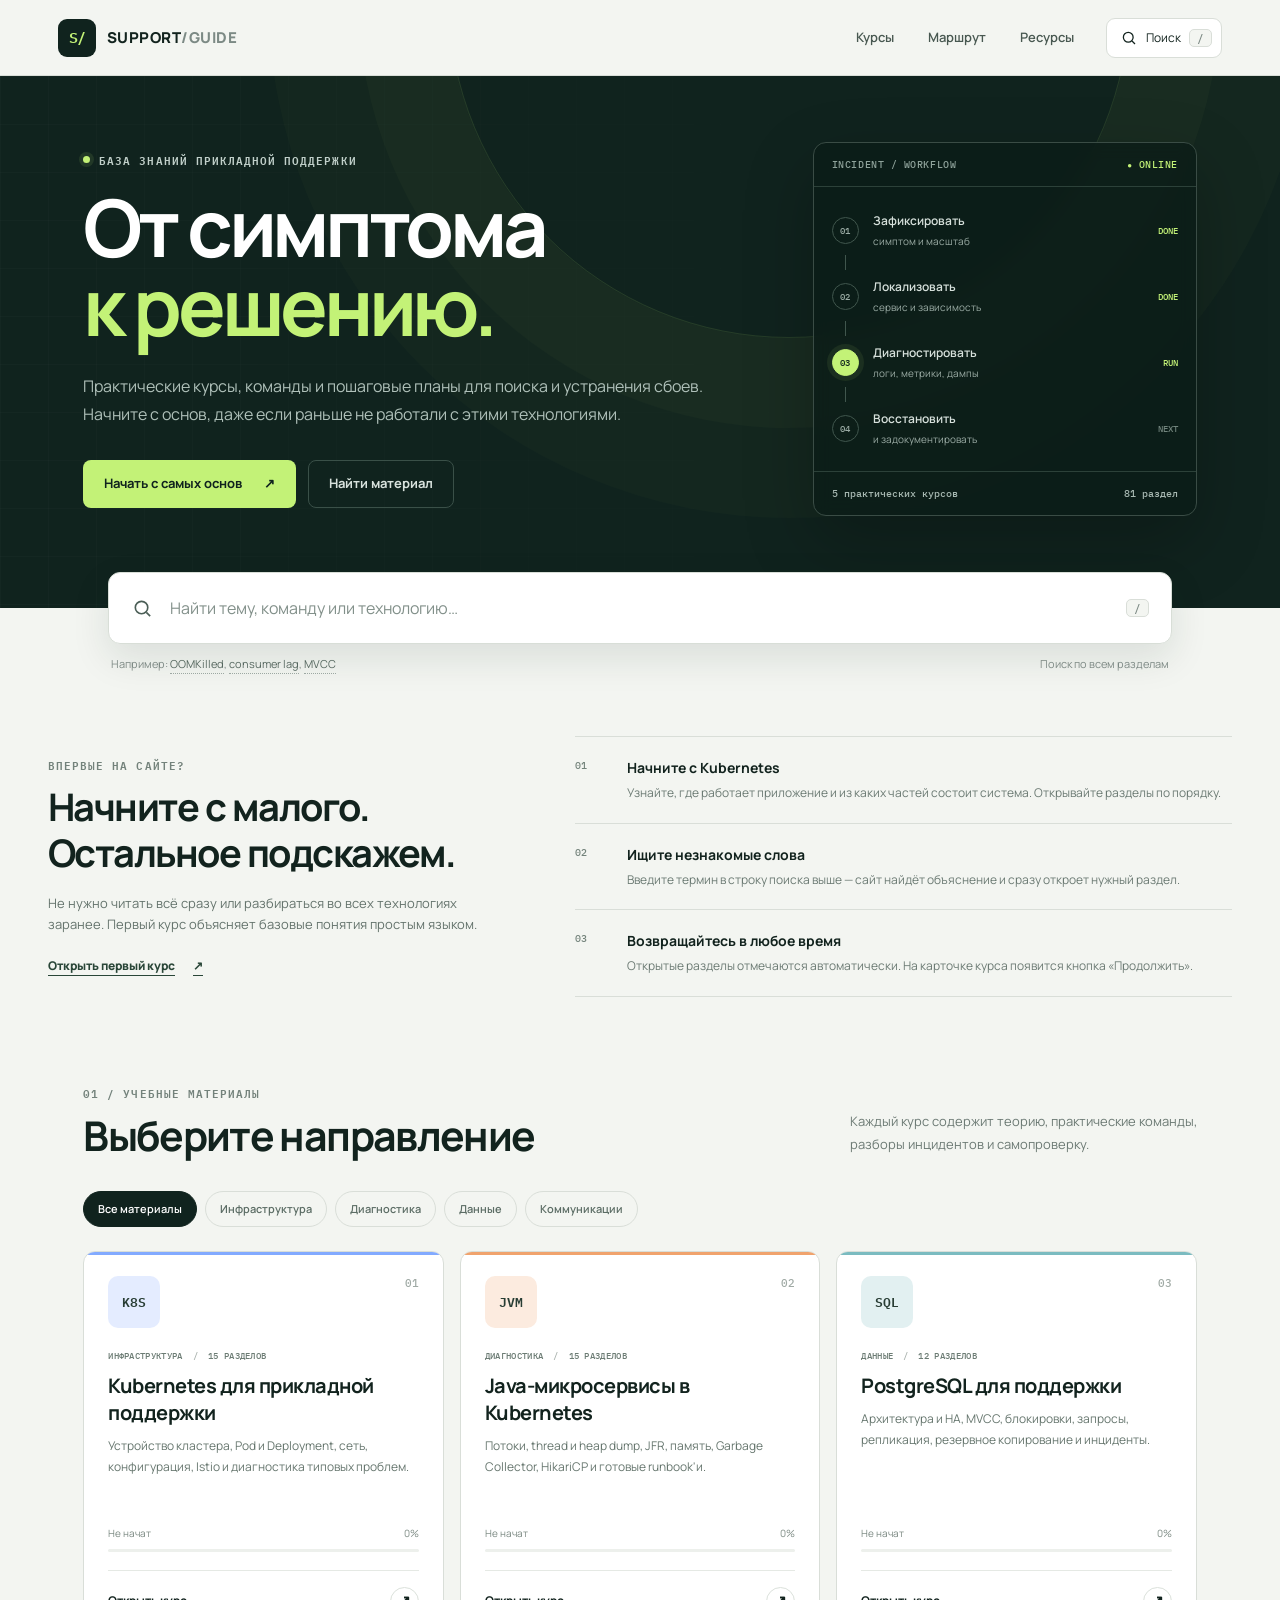
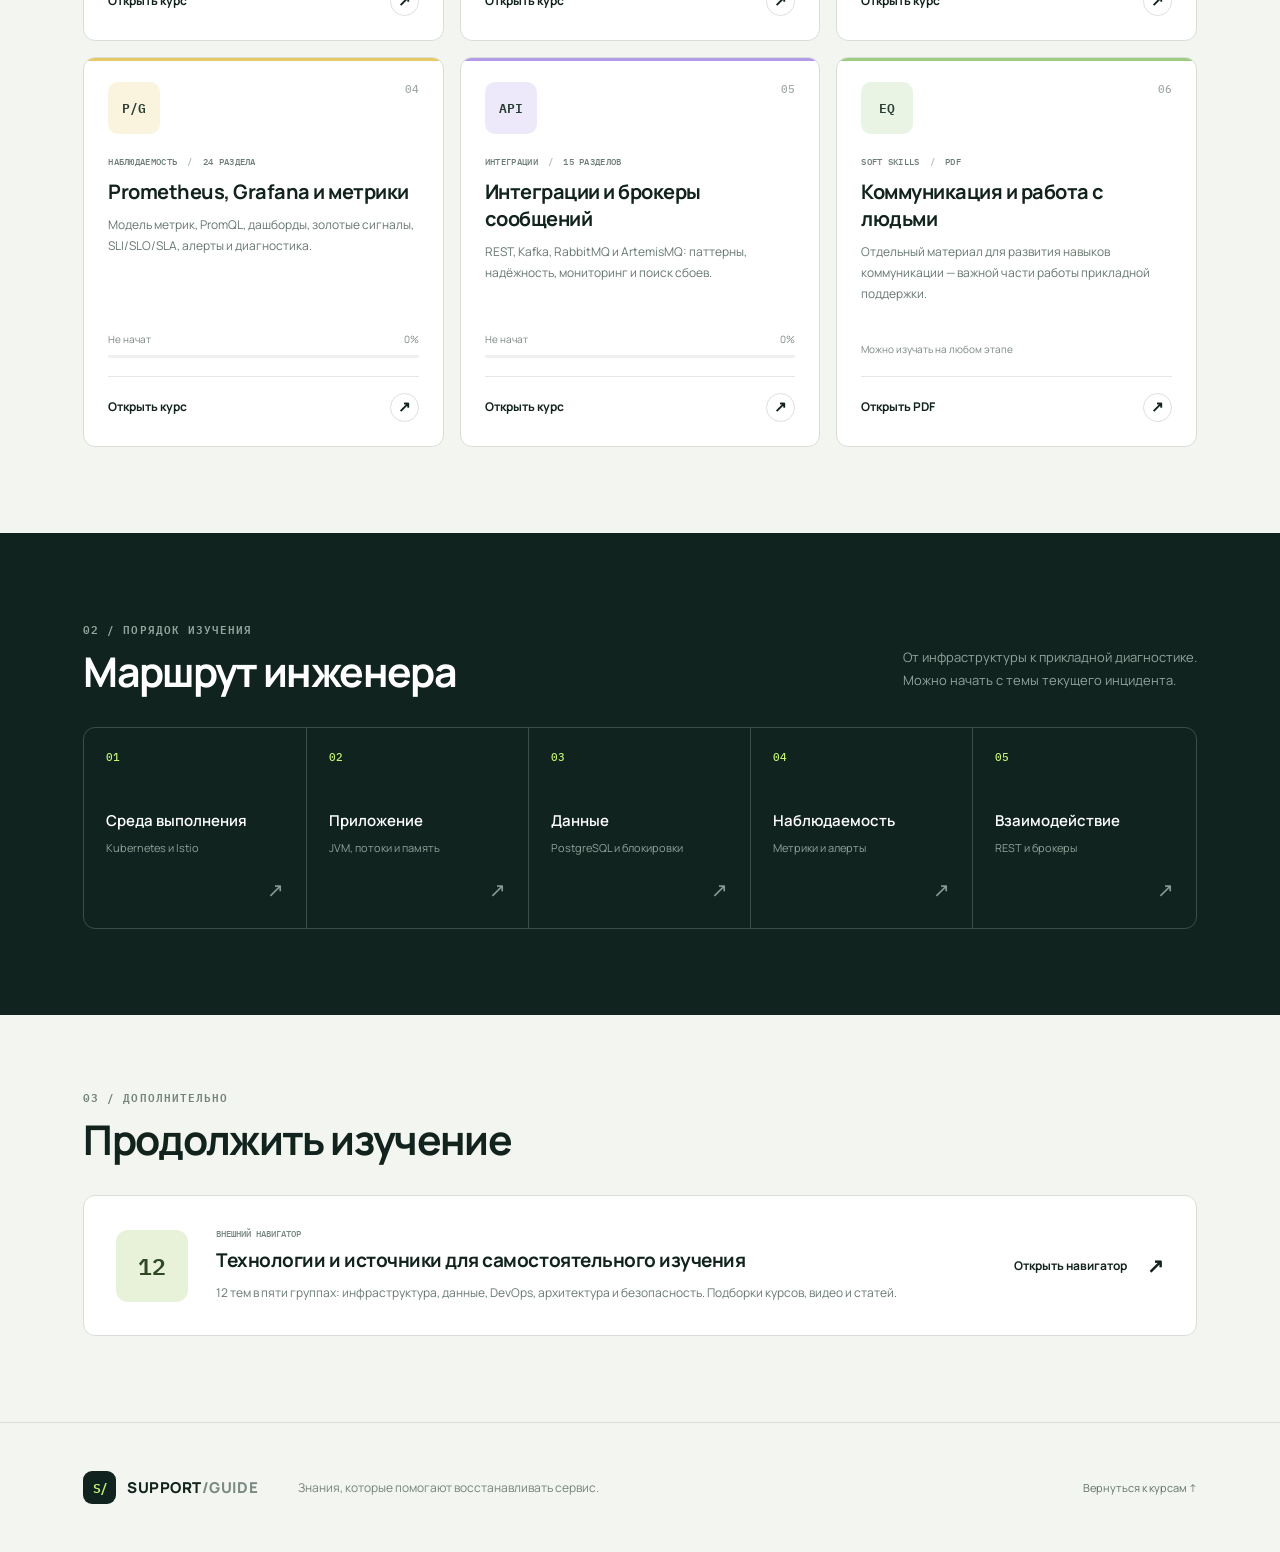
<file: index.html>
<!DOCTYPE html>
<html lang="ru">
<head>
  <meta charset="UTF-8">
  <meta name="viewport" content="width=device-width, initial-scale=1">
  <meta name="description" content="Практическая база знаний инженера прикладной поддержки: Kubernetes, Java, PostgreSQL, Prometheus, Grafana, интеграции и soft skills.">
  <meta name="theme-color" content="#10231e">
  <title>Support Guide — база знаний прикладной поддержки</title>
  <link rel="icon" href="favicon.svg" type="image/svg+xml">
  <link rel="preconnect" href="https://fonts.googleapis.com">
  <link rel="preconnect" href="https://fonts.gstatic.com" crossorigin>
  <link href="https://fonts.googleapis.com/css2?family=Manrope:wght@400;500;600;700;800&family=IBM+Plex+Mono:wght@500;600&display=swap" rel="stylesheet">
  <link rel="stylesheet" href="styles.css">
  <script src="app.js" defer></script>
</head>
<body>
  <a class="skip-link" href="#courses">Перейти к курсам</a>
  <header class="site-header">
    <a class="brand" href="index.html" aria-label="Support Guide — на главную">
      <span class="brand-mark" aria-hidden="true">S/</span>
      <span class="brand-name">SUPPORT<span>/GUIDE</span></span>
    </a>
    <nav class="main-nav" aria-label="Основная навигация">
      <a href="#courses">Курсы</a>
      <a href="#path">Маршрут</a>
      <a href="#resources">Ресурсы</a>
    </nav>
    <button class="header-search" type="button" data-focus-search aria-label="Перейти к поиску">
      <svg viewBox="0 0 24 24" aria-hidden="true"><circle cx="11" cy="11" r="6.5"></circle><path d="m16 16 4 4"></path></svg>
      <span>Поиск</span><kbd>/</kbd>
    </button>
  </header>

  <main>
    <section class="hero" aria-labelledby="hero-title">
      <div class="hero-grid" aria-hidden="true"></div>
      <div class="hero-copy">
        <p class="eyebrow"><span class="status-dot"></span> База знаний прикладной поддержки</p>
        <h1 id="hero-title">От симптома<br><span>к решению.</span></h1>
        <p class="hero-lead">Практические курсы, команды и пошаговые планы для поиска и устранения сбоев. Начните с основ, даже если раньше не работали с этими технологиями.</p>
        <div class="hero-actions">
          <a class="button button-accent" href="kubernetes_support_course_full_marked.html">Начать с самых основ <span aria-hidden="true">↗</span></a>
          <button class="button button-ghost" type="button" data-focus-search>Найти материал</button>
        </div>
      </div>
      <div class="hero-console" aria-label="Пример маршрута диагностики">
        <div class="console-top"><span>INCIDENT / WORKFLOW</span><span class="console-status">ONLINE</span></div>
        <ol class="console-flow">
          <li><span class="flow-index">01</span><div><strong>Зафиксировать</strong><small>симптом и масштаб</small></div><span class="flow-state">DONE</span></li>
          <li><span class="flow-index">02</span><div><strong>Локализовать</strong><small>сервис и зависимость</small></div><span class="flow-state">DONE</span></li>
          <li class="flow-active"><span class="flow-index">03</span><div><strong>Диагностировать</strong><small>логи, метрики, дампы</small></div><span class="flow-state">RUN</span></li>
          <li><span class="flow-index">04</span><div><strong>Восстановить</strong><small>и задокументировать</small></div><span class="flow-state flow-muted">NEXT</span></li>
        </ol>
        <div class="console-footer"><span>5 практических курсов</span><span>81 раздел</span></div>
      </div>
    </section>

    <section class="search-section" aria-label="Поиск по базе знаний">
      <div class="search-box">
        <svg viewBox="0 0 24 24" aria-hidden="true"><circle cx="11" cy="11" r="6.5"></circle><path d="m16 16 4 4"></path></svg>
        <label class="visually-hidden" for="global-search">Поиск по всем курсам</label>
        <input id="global-search" type="search" autocomplete="off" placeholder="Найти тему, команду или технологию…" aria-controls="search-results" aria-describedby="search-hint">
        <kbd>/</kbd>
        <button id="clear-search" class="clear-search" type="button" aria-label="Очистить поиск" hidden>Очистить</button>
      </div>
      <div class="search-meta" id="search-hint"><span>Например: <button type="button" data-query="OOMKilled">OOMKilled</button>, <button type="button" data-query="consumer lag">consumer lag</button>, <button type="button" data-query="MVCC">MVCC</button></span><span>Поиск по всем разделам</span></div>
      <div id="search-status" class="search-status" role="status" aria-live="polite"></div>
      <div id="search-results" class="search-results"></div>
    </section>

    <section class="beginner-section" aria-labelledby="beginner-title">
      <div class="beginner-intro">
        <p class="section-kicker">Впервые на сайте?</p>
        <h2 id="beginner-title">Начните с малого.<br>Остальное подскажем.</h2>
        <p>Не нужно читать всё сразу или разбираться во всех технологиях заранее. Первый курс объясняет базовые понятия простым языком.</p>
        <a href="kubernetes_support_course_full_marked.html">Открыть первый курс <span aria-hidden="true">↗</span></a>
      </div>
      <ol class="beginner-steps">
        <li><span>01</span><div><strong>Начните с Kubernetes</strong><p>Узнайте, где работает приложение и из каких частей состоит система. Открывайте разделы по порядку.</p></div></li>
        <li><span>02</span><div><strong>Ищите незнакомые слова</strong><p>Введите термин в строку поиска выше — сайт найдёт объяснение и сразу откроет нужный раздел.</p></div></li>
        <li><span>03</span><div><strong>Возвращайтесь в любое время</strong><p>Открытые разделы отмечаются автоматически. На карточке курса появится кнопка «Продолжить».</p></div></li>
      </ol>
    </section>

    <section class="content-section" id="courses" aria-labelledby="courses-title">
      <div class="section-heading">
        <div><p class="section-kicker">01 / Учебные материалы</p><h2 id="courses-title">Выберите направление</h2></div>
        <p>Каждый курс содержит теорию, практические команды,<br class="desktop-only"> разборы инцидентов и самопроверку.</p>
      </div>
      <div class="filters" role="group" aria-label="Фильтр курсов">
        <button class="filter active" type="button" data-filter="all" aria-pressed="true">Все материалы</button>
        <button class="filter" type="button" data-filter="infrastructure" aria-pressed="false">Инфраструктура</button>
        <button class="filter" type="button" data-filter="diagnostics" aria-pressed="false">Диагностика</button>
        <button class="filter" type="button" data-filter="data" aria-pressed="false">Данные</button>
        <button class="filter" type="button" data-filter="people" aria-pressed="false">Коммуникации</button>
      </div>

      <div class="course-grid">
        <article class="course-card course-kubernetes" data-category="infrastructure" data-course="kubernetes_support_course_full_marked.html" data-total="15">
          <div class="course-top"><span class="course-code">K8S</span><span class="course-number">01</span></div>
          <div class="course-tags"><span>Инфраструктура</span><span>15 разделов</span></div>
          <h3>Kubernetes для прикладной поддержки</h3>
          <p>Устройство кластера, Pod и Deployment, сеть, конфигурация, Istio и диагностика типовых проблем.</p>
          <div class="card-progress"><span data-progress-label>Не начат</span><span data-progress-percent>0%</span><div class="progress-track"><span data-progress-bar></span></div></div>
          <a class="course-link" href="kubernetes_support_course_full_marked.html"><span data-open-label>Открыть курс</span><span class="round-arrow" aria-hidden="true">↗</span></a>
        </article>

        <article class="course-card course-java" data-category="diagnostics" data-course="java_kubernetes_support_threads_memory_gc_hikari_course.html" data-total="15">
          <div class="course-top"><span class="course-code">JVM</span><span class="course-number">02</span></div>
          <div class="course-tags"><span>Диагностика</span><span>15 разделов</span></div>
          <h3>Java-микросервисы в Kubernetes</h3>
          <p>Потоки, thread и heap dump, JFR, память, Garbage Collector, HikariCP и готовые runbook'и.</p>
          <div class="card-progress"><span data-progress-label>Не начат</span><span data-progress-percent>0%</span><div class="progress-track"><span data-progress-bar></span></div></div>
          <a class="course-link" href="java_kubernetes_support_threads_memory_gc_hikari_course.html"><span data-open-label>Открыть курс</span><span class="round-arrow" aria-hidden="true">↗</span></a>
        </article>

        <article class="course-card course-postgres" data-category="data" data-course="postgresql.html" data-total="12">
          <div class="course-top"><span class="course-code">SQL</span><span class="course-number">03</span></div>
          <div class="course-tags"><span>Данные</span><span>12 разделов</span></div>
          <h3>PostgreSQL для поддержки</h3>
          <p>Архитектура и HA, MVCC, блокировки, запросы, репликация, резервное копирование и инциденты.</p>
          <div class="card-progress"><span data-progress-label>Не начат</span><span data-progress-percent>0%</span><div class="progress-track"><span data-progress-bar></span></div></div>
          <a class="course-link" href="postgresql.html"><span data-open-label>Открыть курс</span><span class="round-arrow" aria-hidden="true">↗</span></a>
        </article>

        <article class="course-card course-metrics" data-category="diagnostics" data-course="prometheus_grafana_metrics_support_course_v12.html" data-total="24">
          <div class="course-top"><span class="course-code">P/G</span><span class="course-number">04</span></div>
          <div class="course-tags"><span>Наблюдаемость</span><span>24 раздела</span></div>
          <h3>Prometheus, Grafana и метрики</h3>
          <p>Модель метрик, PromQL, дашборды, золотые сигналы, SLI/SLO/SLA, алерты и диагностика.</p>
          <div class="card-progress"><span data-progress-label>Не начат</span><span data-progress-percent>0%</span><div class="progress-track"><span data-progress-bar></span></div></div>
          <a class="course-link" href="prometheus_grafana_metrics_support_course_v12.html"><span data-open-label>Открыть курс</span><span class="round-arrow" aria-hidden="true">↗</span></a>
        </article>

        <article class="course-card course-integrations" data-category="infrastructure data" data-course="integration_systems_course.html" data-total="15">
          <div class="course-top"><span class="course-code">API</span><span class="course-number">05</span></div>
          <div class="course-tags"><span>Интеграции</span><span>15 разделов</span></div>
          <h3>Интеграции и брокеры сообщений</h3>
          <p>REST, Kafka, RabbitMQ и ArtemisMQ: паттерны, надёжность, мониторинг и поиск сбоев.</p>
          <div class="card-progress"><span data-progress-label>Не начат</span><span data-progress-percent>0%</span><div class="progress-track"><span data-progress-bar></span></div></div>
          <a class="course-link" href="integration_systems_course.html"><span data-open-label>Открыть курс</span><span class="round-arrow" aria-hidden="true">↗</span></a>
        </article>

        <article class="course-card course-soft" data-category="people">
          <div class="course-top"><span class="course-code">EQ</span><span class="course-number">06</span></div>
          <div class="course-tags"><span>Soft skills</span><span>PDF</span></div>
          <h3>Коммуникация и работа с людьми</h3>
          <p>Отдельный материал для развития навыков коммуникации — важной части работы прикладной поддержки.</p>
          <div class="card-progress card-progress-static"><span>Можно изучать на любом этапе</span></div>
          <a class="course-link" href="soft_skills.pdf" target="_blank" rel="noopener"><span>Открыть PDF</span><span class="round-arrow" aria-hidden="true">↗</span></a>
        </article>
      </div>
      <p id="filter-empty" class="filter-empty" hidden>В этой категории пока нет материалов.</p>
    </section>

    <section class="path-section" id="path" aria-labelledby="path-title">
      <div class="section-heading section-heading-dark">
        <div><p class="section-kicker">02 / Порядок изучения</p><h2 id="path-title">Маршрут инженера</h2></div>
        <p>От инфраструктуры к прикладной диагностике.<br class="desktop-only"> Можно начать с темы текущего инцидента.</p>
      </div>
      <ol class="learning-path">
        <li><a href="kubernetes_support_course_full_marked.html"><span class="path-number">01</span><span class="path-name">Среда выполнения<small>Kubernetes и Istio</small></span><span class="path-arrow" aria-hidden="true">↗</span></a></li>
        <li><a href="java_kubernetes_support_threads_memory_gc_hikari_course.html"><span class="path-number">02</span><span class="path-name">Приложение<small>JVM, потоки и память</small></span><span class="path-arrow" aria-hidden="true">↗</span></a></li>
        <li><a href="postgresql.html"><span class="path-number">03</span><span class="path-name">Данные<small>PostgreSQL и блокировки</small></span><span class="path-arrow" aria-hidden="true">↗</span></a></li>
        <li><a href="prometheus_grafana_metrics_support_course_v12.html"><span class="path-number">04</span><span class="path-name">Наблюдаемость<small>Метрики и алерты</small></span><span class="path-arrow" aria-hidden="true">↗</span></a></li>
        <li><a href="integration_systems_course.html"><span class="path-number">05</span><span class="path-name">Взаимодействие<small>REST и брокеры</small></span><span class="path-arrow" aria-hidden="true">↗</span></a></li>
      </ol>
    </section>

    <section class="content-section resources-section" id="resources" aria-labelledby="resources-title">
      <div class="section-heading">
        <div><p class="section-kicker">03 / Дополнительно</p><h2 id="resources-title">Продолжить изучение</h2></div>
      </div>
      <a class="resource-banner" href="knowledge_navigator_mobile.html">
        <div class="resource-icon" aria-hidden="true">12</div>
        <div><p class="resource-label">Внешний навигатор</p><h3>Технологии и источники для самостоятельного изучения</h3><p>12 тем в пяти группах: инфраструктура, данные, DevOps, архитектура и безопасность. Подборки курсов, видео и статей.</p></div>
        <span class="resource-action">Открыть навигатор <span aria-hidden="true">↗</span></span>
      </a>
    </section>
  </main>

  <footer class="site-footer">
    <a class="brand footer-brand" href="index.html"><span class="brand-mark" aria-hidden="true">S/</span><span class="brand-name">SUPPORT<span>/GUIDE</span></span></a>
    <p>Знания, которые помогают восстанавливать сервис.</p>
    <a href="#courses">Вернуться к курсам ↑</a>
  </footer>
</body>
</html>
</file>
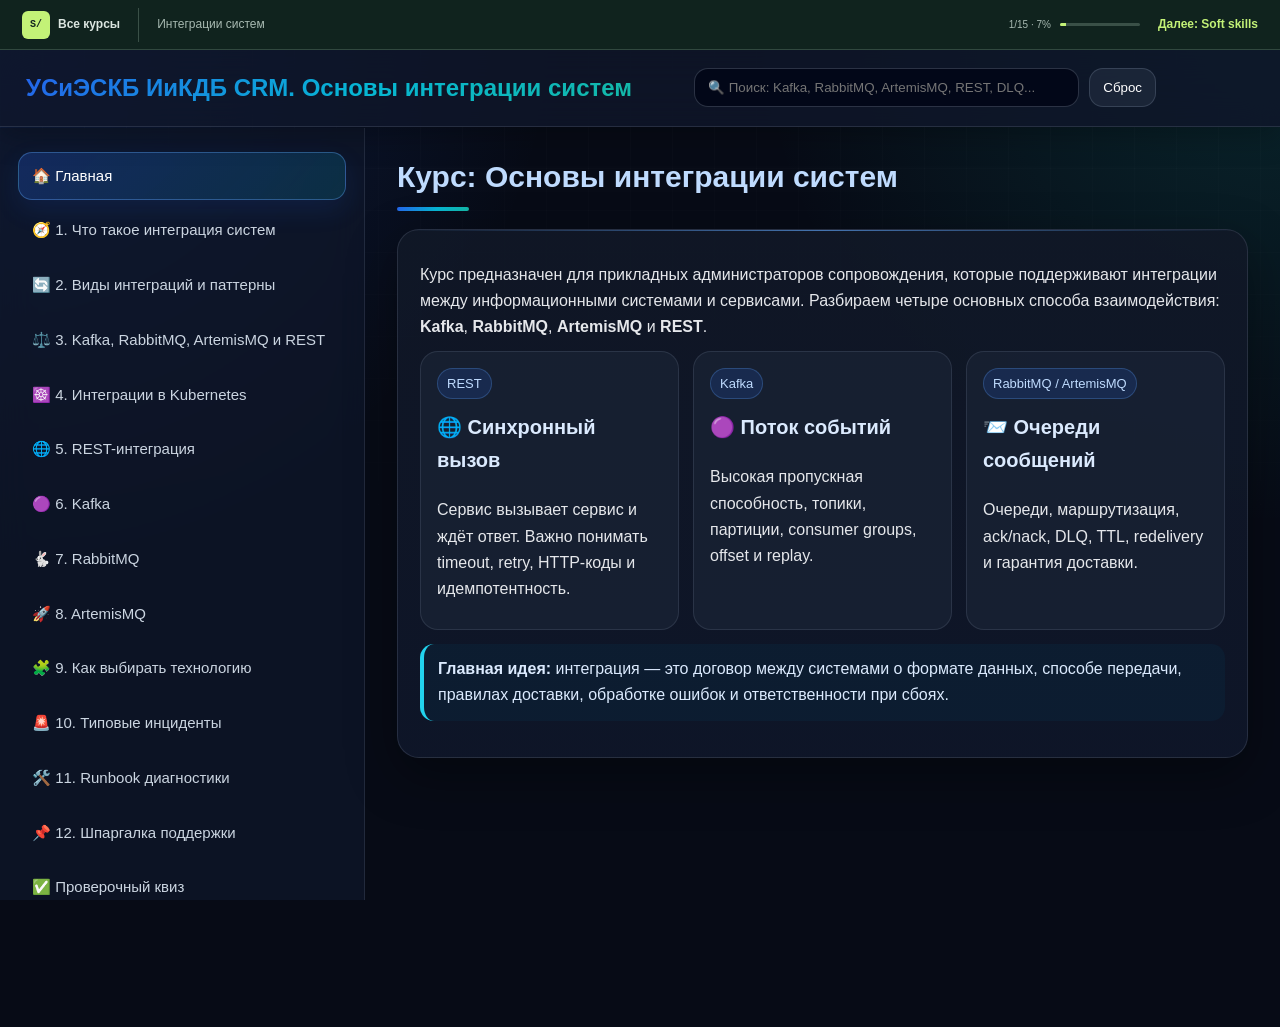
<file: integration_systems_course.html>
<!DOCTYPE html>
<html lang="ru">
<head>
<meta charset="UTF-8" />
<meta name="viewport" content="width=device-width,initial-scale=1" />
<title>УСиЭСКБ ИиКДБ CRM. Основы интеграции систем</title>
<style>
:root{--bg:#070b16;--panel:#0f172a;--text:#e5e7eb;--muted:#94a3b8;--blue:#60a5fa;--cyan:#22d3ee;--green:#86efac;--red:#fca5a5;--yellow:#fde68a;--accent:linear-gradient(135deg,#2563eb,#06b6d4 55%,#14b8a6);--shadow:0 18px 50px rgba(0,0,0,.35);--radius:22px}*{box-sizing:border-box}html{scroll-behavior:smooth}body{margin:0;font-family:Inter,Arial,sans-serif;background:radial-gradient(circle at top left,rgba(37,99,235,.22),transparent 34%),radial-gradient(circle at top right,rgba(20,184,166,.16),transparent 32%),var(--bg);color:var(--text);line-height:1.65}body:before{content:"";position:fixed;inset:0;pointer-events:none;background-image:linear-gradient(rgba(255,255,255,.025) 1px,transparent 1px),linear-gradient(90deg,rgba(255,255,255,.025) 1px,transparent 1px);background-size:42px 42px;mask-image:linear-gradient(to bottom,rgba(0,0,0,.75),transparent 80%)}header{background:rgba(15,23,42,.82);backdrop-filter:blur(18px);border-bottom:1px solid rgba(148,163,184,.18);padding:18px 26px;position:sticky;top:0;z-index:20;box-shadow:0 8px 30px rgba(0,0,0,.25);display:flex;align-items:center;justify-content:space-between;gap:18px;flex-wrap:wrap}header h1{margin:0;font-size:24px;background:var(--accent);-webkit-background-clip:text;background-clip:text;color:transparent;font-weight:800}.searchBox{display:flex;align-items:center;gap:10px;margin-left:auto;min-width:280px;max-width:560px;flex:1 1 360px;justify-content:flex-end}.searchBox input{width:min(420px,100%);padding:11px 13px;border-radius:14px;border:1px solid rgba(148,163,184,.28);background:rgba(2,6,23,.88);color:var(--text);outline:none}.searchBox button,.mobile-toggle{padding:11px 13px;border-radius:14px;border:1px solid rgba(148,163,184,.24);background:rgba(30,41,59,.82);color:#fff;cursor:pointer}.search-count{font-size:13px;color:#93c5fd;white-space:nowrap;min-width:88px}.mobile-toggle{display:none;width:100%;margin-top:12px;text-align:left;font-size:16px}.layout{display:flex;min-height:100vh}aside{width:365px;background:rgba(15,23,42,.74);backdrop-filter:blur(16px);padding:18px;border-right:1px solid rgba(148,163,184,.16);position:sticky;top:78px;height:calc(100vh - 78px);overflow:auto;flex-shrink:0}main{flex:1;padding:32px;min-width:0;max-width:1230px;margin:0 auto}.page{display:none}.page.active{display:block}.menu{display:flex;align-items:center;gap:9px;color:#cbd5e1;text-decoration:none;padding:11px 13px;border-radius:14px;margin:6px 0;font-size:15px;border:1px solid transparent;transition:.18s}.menu:hover{background:rgba(30,41,59,.75);color:#fff;border-color:rgba(148,163,184,.18);transform:translateX(2px)}.menu.active,.menu.search-match{background:linear-gradient(135deg,rgba(37,99,235,.26),rgba(6,182,212,.16));color:#fff;border-color:rgba(96,165,250,.38);box-shadow:0 10px 26px rgba(37,99,235,.12)}.menu.search-hidden{display:none!important}.card{background:linear-gradient(180deg,rgba(17,24,39,.92),rgba(15,23,42,.92));border:1px solid rgba(148,163,184,.18);border-radius:var(--radius);padding:22px;margin:18px 0;overflow:hidden;box-shadow:var(--shadow);position:relative}.card:before{content:"";position:absolute;left:0;right:0;top:0;height:1px;background:linear-gradient(90deg,transparent,rgba(96,165,250,.65),transparent)}.card.quiz{border-color:rgba(34,211,238,.28);background:linear-gradient(180deg,rgba(8,47,73,.42),rgba(15,23,42,.94))}.quiz button{padding:11px 14px;border:1px solid rgba(96,165,250,.32);border-radius:13px;background:rgba(37,99,235,.22);color:#fff;cursor:pointer;margin:6px;min-height:42px}.res{margin-top:9px;font-weight:800}.quiz-progress{margin:14px 0 18px;padding:12px 14px;border-radius:16px;background:rgba(20,83,45,.22);border:1px solid rgba(34,197,94,.3);color:#bbf7d0;font-weight:800}.answer-explain{display:none;margin-top:10px;border-left:4px solid #22c55e;padding:12px 14px;background:rgba(20,83,45,.25);border-radius:14px;color:#bbf7d0}.answer-explain.show{display:block}.ok{color:var(--green)}.bad{color:var(--red)}h2{color:#bfdbfe;font-size:30px;margin:0 0 18px;line-height:1.2}h2:after{content:"";display:block;width:72px;height:4px;margin-top:12px;border-radius:999px;background:var(--accent)}h3{color:#dbeafe;margin-top:12px;font-size:20px}p{margin:10px 0}ul,ol{padding-left:23px}li{margin:5px 0}.badge{display:inline-flex;padding:4px 9px;border-radius:999px;background:rgba(37,99,235,.16);border:1px solid rgba(96,165,250,.26);color:#bfdbfe;font-size:13px}.callout{border-left:4px solid var(--cyan);padding:12px 14px;background:rgba(8,47,73,.28);border-radius:14px;margin:14px 0;color:#dbeafe}.warn{border-left-color:#fbbf24;background:rgba(113,63,18,.25);color:#fde68a}.success{border-left-color:#22c55e;background:rgba(20,83,45,.25);color:#bbf7d0}.danger{border-left-color:#ef4444;background:rgba(127,29,29,.22);color:#fecaca}pre{background:#020617;color:#a7f3d0;padding:15px;border-radius:16px;overflow-x:auto;white-space:pre;max-width:100%;font-size:14px;border:1px solid rgba(148,163,184,.16)}code{background:#020617;color:#a7f3d0;padding:3px 7px;border-radius:8px;border:1px solid rgba(148,163,184,.14)}table{width:100%;border-collapse:separate;border-spacing:0;overflow:hidden;border-radius:16px;border:1px solid rgba(148,163,184,.2);margin:12px 0}th,td{border-bottom:1px solid rgba(148,163,184,.14);padding:10px;text-align:left;vertical-align:top}th{background:rgba(37,99,235,.18);color:#dbeafe}tr:last-child td{border-bottom:0}.grid{display:grid;grid-template-columns:repeat(3,minmax(0,1fr));gap:14px}.grid2{display:grid;grid-template-columns:repeat(2,minmax(0,1fr));gap:14px}.tile{padding:16px;border-radius:18px;background:rgba(30,41,59,.55);border:1px solid rgba(148,163,184,.16);transition:.22s;position:relative;overflow:hidden}.tile:hover{transform:translateY(-4px);border-color:rgba(96,165,250,.48);box-shadow:0 16px 34px rgba(37,99,235,.18)}.playbook{display:flex;flex-direction:column;gap:14px;margin:14px 0}.playbook-intro{border-left:4px solid var(--cyan);background:rgba(8,47,73,.28);border-radius:14px;padding:12px 14px;color:#dbeafe}.step{background:rgba(30,41,59,.55);border:1px solid rgba(148,163,184,.2);border-radius:16px;padding:14px;transition:.2s}.step-title{font-weight:800;color:#bfdbfe;margin-bottom:8px;display:flex;align-items:center;gap:8px}.step-title:before{content:"▶";font-size:11px;color:#22d3ee}.small{color:var(--muted);font-size:14px}mark.search-hit{background:#facc15;color:#111827;border-radius:5px;padding:0 3px}.search-empty{display:none;margin:18px 0;padding:16px;border-radius:16px;background:rgba(127,29,29,.22);border:1px solid rgba(252,165,165,.25);color:#fecaca}.search-empty.active{display:block}@media(max-width:900px){header h1{font-size:20px}.mobile-toggle{display:block}.searchBox{order:3;width:100%;max-width:none;min-width:0}.searchBox input{width:100%;flex:1}.layout{display:block}aside{display:none;position:static;width:100%;height:auto;border-right:0;border-bottom:1px solid rgba(148,163,184,.16);padding:10px 14px;background:rgba(15,23,42,.96)}body.menu-open aside{display:block}main{padding:17px}.grid,.grid2{grid-template-columns:1fr}.card{padding:16px}.quiz button{display:block;width:100%;margin:8px 0;text-align:left}table{display:block;overflow-x:auto;white-space:nowrap}}
</style>
<script>
function safeId(id){return String(id||'').replace(/[^a-zA-Z0-9_-]/g,'')}
function getMenuTargetId(item){const m=(item.getAttribute('onclick')||'').match(/show\(['"]([^'"]+)['"]\)/);return m?safeId(m[1]):''}
function show(id){const t=document.getElementById(safeId(id));if(!t)return false;document.querySelectorAll('.page').forEach(p=>p.classList.remove('active'));t.classList.add('active');document.querySelectorAll('.menu').forEach(i=>i.classList.toggle('active',getMenuTargetId(i)===t.id));document.body.classList.remove('menu-open');window.scrollTo(0,0);return false}
function updateQuizProgress(){const progress=document.getElementById('quizProgress');if(!progress)return;const total=12;const correct=document.querySelectorAll('#quiz .res.ok').length;progress.textContent=`Прогресс: ${correct}/${total} правильных ответов`;progress.style.display='block'}
function q(id,a,c,msg){const r=document.getElementById(safeId(id));if(!r)return;const ok=a===c;r.className='res '+(ok?'ok':'bad');r.textContent=ok?'Верно ✅':'Неверно ❌ '+(msg||'Попробуйте ещё раз.');const explain=document.getElementById(safeId(id)+'-explain');if(explain){explain.classList.toggle('show',ok)}updateQuizProgress()}
function clearMarks(root){root.querySelectorAll('mark.search-hit').forEach(m=>m.replaceWith(document.createTextNode(m.textContent)));root.normalize()}
function highlight(root,term){let count=0;const skip=new Set(['SCRIPT','STYLE','INPUT','BUTTON','MARK']);const w=document.createTreeWalker(root,NodeFilter.SHOW_TEXT,{acceptNode(n){const p=n.parentElement;if(!p||skip.has(p.tagName)||!n.nodeValue.trim())return NodeFilter.FILTER_REJECT;return n.nodeValue.toLowerCase().includes(term)?NodeFilter.FILTER_ACCEPT:NodeFilter.FILTER_REJECT}});const nodes=[];while(w.nextNode())nodes.push(w.currentNode);nodes.forEach(n=>{const text=n.nodeValue,lower=text.toLowerCase(),frag=document.createDocumentFragment();let pos=0,idx=lower.indexOf(term);while(idx!==-1){frag.appendChild(document.createTextNode(text.slice(pos,idx)));const mark=document.createElement('mark');mark.className='search-hit';mark.textContent=text.slice(idx,idx+term.length);frag.appendChild(mark);count++;pos=idx+term.length;idx=lower.indexOf(term,pos)}frag.appendChild(document.createTextNode(text.slice(pos)));n.parentNode.replaceChild(frag,n)});return count}
function searchCourse(){const input=document.getElementById('courseSearch'),counter=document.getElementById('searchCount'),empty=document.getElementById('searchEmpty'),term=(input.value||'').trim().toLowerCase();let total=0,sections=0,first='';document.querySelectorAll('.page').forEach(p=>{clearMarks(p);p.dataset.searchMatch=''});document.querySelectorAll('.menu').forEach(i=>i.classList.remove('search-hidden','search-match'));empty.classList.remove('active');if(!term){counter.textContent='';return}document.querySelectorAll('.page').forEach(p=>{if(p.textContent.toLowerCase().includes(term)){p.dataset.searchMatch='1';sections++;total+=highlight(p,term);if(!first)first=p.id}});document.querySelectorAll('.menu').forEach(i=>{const target=document.getElementById(getMenuTargetId(i));const match=target&&target.dataset.searchMatch==='1';i.classList.toggle('search-hidden',!match);i.classList.toggle('search-match',!!match)});counter.textContent=total?`Найдено: ${total} / разделов: ${sections}`:'Ничего не найдено';if(!total)empty.classList.add('active');if(first)show(first)}
function clearCourseSearch(){document.getElementById('courseSearch').value='';document.getElementById('searchCount').textContent='';document.getElementById('searchEmpty').classList.remove('active');document.querySelectorAll('.page').forEach(p=>{clearMarks(p);p.dataset.searchMatch=''});document.querySelectorAll('.menu').forEach(i=>i.classList.remove('search-hidden','search-match'))}
document.addEventListener('DOMContentLoaded',()=>show('home'));
</script>
  <link rel="stylesheet" href="course-shell.css">
</head>
<body>
<header>
<h1>УСиЭСКБ ИиКДБ CRM. Основы интеграции систем</h1>
<div class="searchBox">
<input id="courseSearch" type="search" placeholder="🔍 Поиск: Kafka, RabbitMQ, ArtemisMQ, REST, DLQ..." oninput="searchCourse()" />
<button onclick="clearCourseSearch()">Сброс</button>
<span id="searchCount" class="search-count"></span>
</div>
<button class="mobile-toggle" onclick="document.body.classList.toggle('menu-open')">☰ Меню курса</button>
</header>
<div class="layout">
<aside>
<a class="menu" href="javascript:void(0)" onclick="return show('home')">🏠 Главная</a>
<a class="menu" href="javascript:void(0)" onclick="return show('intro')">🧭 1. Что такое интеграция систем</a>
<a class="menu" href="javascript:void(0)" onclick="return show('patterns')">🔄 2. Виды интеграций и паттерны</a>
<a class="menu" href="javascript:void(0)" onclick="return show('compare')">⚖️ 3. Kafka, RabbitMQ, ArtemisMQ и REST</a>
<a class="menu" href="javascript:void(0)" onclick="return show('k8s')">☸️ 4. Интеграции в Kubernetes</a>
<a class="menu" href="javascript:void(0)" onclick="return show('rest')">🌐 5. REST-интеграция</a>
<a class="menu" href="javascript:void(0)" onclick="return show('kafka')">🟣 6. Kafka</a>
<a class="menu" href="javascript:void(0)" onclick="return show('rabbit')">🐇 7. RabbitMQ</a>
<a class="menu" href="javascript:void(0)" onclick="return show('artemis')">🚀 8. ArtemisMQ</a>
<a class="menu" href="javascript:void(0)" onclick="return show('choose')">🧩 9. Как выбирать технологию</a>
<a class="menu" href="javascript:void(0)" onclick="return show('incidents')">🚨 10. Типовые инциденты</a>
<a class="menu" href="javascript:void(0)" onclick="return show('runbook')">🛠️ 11. Runbook диагностики</a>
<a class="menu" href="javascript:void(0)" onclick="return show('cheatsheet')">📌 12. Шпаргалка поддержки</a>
<a class="menu" href="javascript:void(0)" onclick="return show('quiz')">✅ Проверочный квиз</a>
<a class="menu" href="javascript:void(0)" onclick="return show('cta')">🎯 Призыв к действию</a>
</aside>
<main>
<div id="searchEmpty" class="search-empty">Ничего не найдено. Попробуйте другой запрос.</div>
<section id="home" class="page">
<h2>Курс: Основы интеграции систем</h2>
<div class="card">
<p>Курс предназначен для прикладных администраторов сопровождения, которые поддерживают интеграции между информационными системами и сервисами. Разбираем четыре основных способа взаимодействия: <b>Kafka</b>, <b>RabbitMQ</b>, <b>ArtemisMQ</b> и <b>REST</b>.</p>
<div class="grid">
<div class="tile"><span class="badge">REST</span><h3>🌐 Синхронный вызов</h3><p>Сервис вызывает сервис и ждёт ответ. Важно понимать timeout, retry, HTTP-коды и идемпотентность.</p></div>
<div class="tile"><span class="badge">Kafka</span><h3>🟣 Поток событий</h3><p>Высокая пропускная способность, топики, партиции, consumer groups, offset и replay.</p></div>
<div class="tile"><span class="badge">RabbitMQ / ArtemisMQ</span><h3>📨 Очереди сообщений</h3><p>Очереди, маршрутизация, ack/nack, DLQ, TTL, redelivery и гарантия доставки.</p></div>
</div>
<div class="callout"><b>Главная идея:</b> интеграция — это договор между системами о формате данных, способе передачи, правилах доставки, обработке ошибок и ответственности при сбоях.</div>
</div>
</section>
<section id="intro" class="page">
<h2>1. Что такое интеграция систем</h2>
<div class="card"><h3>Определение</h3><p><b>Интеграция информационных систем</b> — это организованный обмен данными и командами между приложениями. Система-источник формирует событие, запрос или сообщение, а система-получатель принимает его, проверяет, обрабатывает и меняет своё состояние.</p><pre>Система A -> канал интеграции -> Система B
Источник -> транспорт -> получатель -> обработка -> результат</pre></div>
<div class="card"><h3>Что важно сопровождению</h3><ol><li>Кто источник и кто получатель.</li><li>Синхронная или асинхронная интеграция.</li><li>Где лежит контракт: OpenAPI, AsyncAPI, JSON Schema, Avro, XSD.</li><li>Какие есть очереди, топики, exchange, consumer groups.</li><li>Что происходит при ошибке: retry, DLQ, компенсация, ручной разбор.</li><li>Какие метрики и логи показывают здоровье интеграции.</li></ol></div>
</section>
<section id="patterns" class="page">
<h2>2. Виды интеграций и паттерны</h2>
<div class="card"><h3>Синхронная и асинхронная интеграция</h3><table><tr><th>Тип</th><th>Как работает</th><th>Плюсы</th><th>Минусы</th></tr><tr><td>Синхронная</td><td>Сервис вызывает другой сервис и ждёт ответ.</td><td>Просто понять результат, подходит для онлайн-сценариев.</td><td>Зависит от доступности получателя, чувствительна к timeout.</td></tr><tr><td>Асинхронная</td><td>Сервис отправляет сообщение и не ждёт немедленной обработки.</td><td>Развязывает системы, выдерживает пики, повышает устойчивость.</td><td>Сложнее диагностика, eventual consistency, нужны DLQ и мониторинг lag.</td></tr></table></div>
<div class="card"><h3>Основные паттерны</h3><table><tr><th>Паттерн</th><th>Где встречается</th><th>Смысл</th></tr><tr><td>Request/Response</td><td>REST, иногда брокеры</td><td>Запросили данные или действие и получили ответ.</td></tr><tr><td>Event-driven</td><td>Kafka</td><td>Система публикует факт: «заявка создана», «статус изменён».</td></tr><tr><td>Work Queue</td><td>RabbitMQ, ArtemisMQ</td><td>Задачи распределяются между обработчиками.</td></tr><tr><td>Pub/Sub</td><td>Kafka, RabbitMQ, ArtemisMQ</td><td>Одно событие может получить несколько независимых потребителей.</td></tr><tr><td>Dead Letter Queue</td><td>RabbitMQ, ArtemisMQ, Kafka через отдельный topic</td><td>Ошибочные сообщения складываются отдельно для анализа.</td></tr></table></div>
</section>
<section id="compare" class="page">
<h2>3. Kafka, RabbitMQ, ArtemisMQ и REST: сравнение</h2>
<div class="card"><table><tr><th>Критерий</th><th>REST</th><th>Kafka</th><th>RabbitMQ</th><th>ArtemisMQ</th></tr><tr><td>Модель</td><td>HTTP request/response</td><td>Event streaming</td><td>Message broker / queues</td><td>Message broker JMS/AMQP/Core</td></tr><tr><td>Лучше для</td><td>Онлайн-запросы, CRUD, получение данных</td><td>Потоки событий, аудит, аналитика, replay</td><td>Очереди задач, маршрутизация, точечная доставка</td><td>Enterprise messaging, JMS, очереди и топики</td></tr><tr><td>Хранение</td><td>Не хранит сообщения</td><td>Хранит события по retention</td><td>Хранит сообщения до обработки/TTL</td><td>Хранит сообщения до обработки/TTL</td></tr><tr><td>Повторная обработка</td><td>Через повторный HTTP-вызов</td><td>Через offset/replay</td><td>Через redelivery/DLQ</td><td>Через redelivery/DLQ</td></tr><tr><td>Главный риск</td><td>Timeout, каскадный отказ</td><td>Lag, неверный offset, партиции</td><td>Застрявшие сообщения, unacked, DLQ</td><td>Адреса/очереди, redelivery, consumer flow</td></tr></table></div>
<div class="card callout warn"><b>Правило выбора:</b> REST — когда нужен быстрый ответ здесь и сейчас. Kafka — когда важен поток событий и история. RabbitMQ/ArtemisMQ — когда нужна управляемая очередь задач, маршрутизация и надёжная доставка конкретному обработчику.</div>
</section>
<section id="k8s" class="page"><h2>4. Интеграции в Kubernetes</h2><div class="card"><h3>Как это выглядит</h3><pre>Pod producer -> Service/DNS -> Broker или REST API -> Pod consumer
ConfigMap/Secret -> адреса, логины, пароли, имена топиков/очередей
Deployment/HPA -> количество обработчиков
Readiness/Liveness -> исключение неготовых экземпляров</pre><p>В Kubernetes интеграционные параметры обычно вынесены в ConfigMap и Secret: адреса bootstrap servers, URL REST API, имена очередей, топиков, exchange, routing key, username/password, TLS-настройки.</p></div><div class="card"><h3>Что проверять в Kubernetes</h3><ol><li>Запущены ли producer и consumer Pods.</li><li>Не растут ли рестарты и CrashLoopBackOff.</li><li>Доступен ли broker/API по DNS и порту из Pod.</li><li>Правильно ли заданы переменные окружения.</li><li>Есть ли HPA для consumer при росте очереди или lag.</li><li>Не блокируют ли NetworkPolicy или service mesh исходящие вызовы.</li></ol><pre>kubectl get pods -n &lt;ns&gt;
kubectl logs deploy/&lt;app&gt; -n &lt;ns&gt;
kubectl exec -it &lt;pod&gt; -n &lt;ns&gt; -- sh
nslookup &lt;broker-service&gt;
curl -vk http://&lt;service&gt;/actuator/health</pre></div></section>
<section id="rest" class="page">
<h2>5. REST-интеграция</h2>

<div class="card">
<h3>Что такое REST-интеграция</h3>
<p><b>REST</b> — это синхронная интеграция поверх HTTP. Один сервис вызывает endpoint другого сервиса и ждёт ответ. REST хорошо подходит для онлайн-сценариев: получить данные клиента, проверить статус заявки, создать сущность, изменить параметры или удалить ресурс.</p>
<p>Для прикладной поддержки важно помнить: REST-запрос — это не просто URL. Это контракт между системами: HTTP-метод, path, query parameters, headers, body, формат ответа, коды ошибок, timeout, retry и правила авторизации.</p>
<pre>Client service
   |
   | HTTP request: GET /api/customers/123
   v
Server service
   |
   | HTTP response: 200 OK + JSON body
   v
Client service</pre>
<div class="callout"><b>Главная особенность REST:</b> вызывающая система ждёт ответ здесь и сейчас. Если downstream-сервис медленный или недоступен, проблема быстро влияет на пользователя или бизнес-операцию.</div>
</div>

<div class="card">
<h3>HTTP-коды ответов: что они значат для сопровождения</h3>
<table>
<tr><th>Класс</th><th>Что означает</th><th>Как читать при инциденте</th></tr>
<tr><td>1xx Informational</td><td>Информационные промежуточные ответы. Сервер сообщает, что запрос принят в обработку или можно продолжать передачу.</td><td>В прикладных логах встречаются редко. Обычно важны для инфраструктуры, прокси, gateway и низкоуровневой HTTP-диагностики.</td></tr>
<tr><td>2xx Success</td><td>Запрос успешно принят и обработан.</td><td>Смотреть не только код 200, но и бизнес-результат в теле ответа.</td></tr>
<tr><td>3xx Redirection</td><td>Перенаправление. Клиенту нужно обратиться по другому адресу или использовать кэш.</td><td>Важно при проблемах с gateway, ingress, reverse proxy, балансировщиком, TLS и изменением URL.</td></tr>
<tr><td>4xx Client Error</td><td>Ошибка на стороне клиента запроса: данные, авторизация, права, формат, ресурс.</td><td>Часто означает проблему контракта, токена, прав, обязательных полей или бизнес-валидации.</td></tr>
<tr><td>5xx Server Error</td><td>Ошибка на стороне вызываемого сервиса или его зависимостей.</td><td>Проверять логи сервиса-получателя, БД, внешние системы, thread pool, connection pool, downstream timeout.</td></tr>
</table>
</div>

<div class="card">
<h3>Подробно про 1xx и 3xx</h3>
<table>
<tr><th>Код</th><th>Название</th><th>Что значит</th><th>Что важно поддержке</th></tr>
<tr><td>100</td><td>Continue</td><td>Клиент может продолжать отправку тела запроса.</td><td>Может встречаться при больших POST/PUT-запросах. Если есть проблемы с загрузкой больших payload, смотреть proxy/gateway и ограничения размера body.</td></tr>
<tr><td>101</td><td>Switching Protocols</td><td>Сервер согласился переключить протокол.</td><td>Актуально для WebSocket/upgrade-сценариев. Для обычного REST почти не используется.</td></tr>
<tr><td>102</td><td>Processing</td><td>Сервер обрабатывает запрос, но финального ответа ещё нет.</td><td>Редкий код. Может быть полезен для долгих операций, но в большинстве REST API не применяется.</td></tr>
<tr><td>301</td><td>Moved Permanently</td><td>Ресурс постоянно переехал на другой URL.</td><td>После изменения маршрутов клиенты могут продолжать ходить на старый endpoint. Проверять конфигурацию клиента, gateway и документацию API.</td></tr>
<tr><td>302</td><td>Found</td><td>Временное перенаправление.</td><td>Может неожиданно появиться из-за SSO, reverse proxy или балансировщика. Для backend-to-backend REST это часто симптом неверной авторизации или маршрута.</td></tr>
<tr><td>304</td><td>Not Modified</td><td>Ресурс не изменился, клиент может использовать кэш.</td><td>Важно при кэшировании. Если пользователь видит старые данные, проверить Cache-Control, ETag, If-None-Match, CDN/proxy.</td></tr>
<tr><td>307</td><td>Temporary Redirect</td><td>Временный redirect с сохранением HTTP-метода.</td><td>Безопаснее 302 для POST/PUT, потому что метод не должен измениться на GET.</td></tr>
<tr><td>308</td><td>Permanent Redirect</td><td>Постоянный redirect с сохранением HTTP-метода.</td><td>Используется при постоянной миграции endpoint. Проверять, поддерживает ли клиент redirect и не ломается ли авторизация.</td></tr>
</table>
<div class="callout warn"><b>Практическое правило:</b> в интеграциях service-to-service 3xx часто нежелательны. Лучше, чтобы сервис сразу ходил на правильный внутренний URL, а не зависел от redirect-логики клиента.</div>
</div>

<div class="card">
<h3>Основные HTTP-методы: GET, POST, PUT, DELETE</h3>
<table>
<tr><th>Метод</th><th>Назначение</th><th>Идемпотентность</th><th>Пример</th><th>Что проверять поддержке</th></tr>
<tr><td>GET</td><td>Получить ресурс или список ресурсов.</td><td>Да. Повторный GET не должен менять состояние.</td><td><code>GET /api/customers/123</code></td><td>Query parameters, права на чтение, кэш, корректность ID, 404 если ресурс не найден.</td></tr>
<tr><td>POST</td><td>Создать ресурс или запустить операцию.</td><td>Обычно нет. Повторный POST может создать дубль.</td><td><code>POST /api/orders</code></td><td>Idempotency-Key, защита от дублей, обязательные поля, бизнес-валидация, 409 при конфликте.</td></tr>
<tr><td>PUT</td><td>Полностью заменить ресурс или установить состояние по известному ID.</td><td>Да, если реализован корректно. Повторный PUT приводит к тому же состоянию.</td><td><code>PUT /api/customers/123</code></td><td>Полное тело объекта, версия ресурса, optimistic lock, 404/409, не затираются ли поля null-значениями.</td></tr>
<tr><td>PATCH</td><td>Частично изменить ресурс.</td><td>Зависит от реализации.</td><td><code>PATCH /api/customers/123/status</code></td><td>Какие поля меняются, допустимые переходы статусов, конфликт версий.</td></tr>
<tr><td>DELETE</td><td>Удалить ресурс или пометить его удалённым.</td><td>Да, если повторное удаление не меняет результат.</td><td><code>DELETE /api/orders/555</code></td><td>Физическое или логическое удаление, права, связанные записи, повторный вызов, 404/204.</td></tr>
</table>
</div>

<div class="card">
<h3>Что важно настроить</h3>
<ul>
<li><b>Connect timeout</b> — сколько ждём установления соединения.</li>
<li><b>Read timeout</b> — сколько ждём ответ после отправки запроса.</li>
<li><b>Retry</b> — повторять только безопасные или идемпотентные операции. Для POST нужна защита от дублей.</li>
<li><b>Circuit breaker</b> — временно прекращать вызовы в падающую систему, чтобы не усиливать аварию.</li>
<li><b>Rate limiter</b> — ограничивать количество запросов, чтобы защитить downstream-сервис от перегрузки и не получить каскадный отказ.</li>
<li><b>Bulkhead</b> — изолировать пул потоков/соединений для конкретной зависимости.</li>
<li><b>Correlation ID</b> — прокидывать идентификатор операции через все сервисы.</li>
<li><b>OpenAPI-контракт</b> — фиксировать методы, URL, схемы request/response и коды ошибок.</li>
<li><b>TLS и авторизация</b> — сертификаты, токены, scopes, service account, mTLS.</li>
</ul>
<div class="callout success"><b>Для сопровождения:</b> rate limiter должен быть виден в метриках. Если появляются HTTP 429, нужно понимать, кто ограничивает трафик: сам сервис, API Gateway, Ingress, service mesh или внешний балансировщик.</div>
</div>

<div class="card">
<h3>Типовые проблемы REST</h3>
<table>
<tr><th>Симптом</th><th>Возможная причина</th><th>Что смотреть</th></tr>
<tr><td>Timeout</td><td>Downstream медленный, сеть, БД, thread pool, connection pool.</td><td>Latency p95/p99, логи вызывающего и вызываемого сервиса, trace.</td></tr>
<tr><td>401/403</td><td>Токен истёк, неверный scope, сертификат, service account.</td><td>Headers, auth-service, ingress/gateway, настройки security.</td></tr>
<tr><td>404</td><td>Неверный path, ID ресурса, route в gateway.</td><td>URL, base path, version API, ingress/VirtualService.</td></tr>
<tr><td>409</td><td>Конфликт состояния или дубль операции.</td><td>Бизнес-ключ, idempotency key, версия записи.</td></tr>
<tr><td>429</td><td>Сработал rate limiter.</td><td>Лимиты, burst, кто источник трафика, retry-after.</td></tr>
<tr><td>5xx</td><td>Ошибка сервиса или его зависимости.</td><td>Stack trace, БД, внешние API, ресурсы Pod.</td></tr>
</table>
</div>
</section>
<section id="kafka" class="page">
<h2>6. Kafka</h2>

<div class="card">
<h3>Как работает Kafka</h3>
<p><b>Kafka</b> — это распределённая платформа потоковой передачи событий. Producer пишет события в topic. Topic разделён на partitions. Consumer group читает события из partitions и хранит позицию чтения — offset.</p>
<pre>Producer -> Kafka Topic -> Partitions -> Consumer Group -> Consumer instances</pre>
<table>
<tr><th>Понятие</th><th>Смысл</th><th>Что важно поддержке</th></tr>
<tr><td>Topic</td><td>Логическая лента событий.</td><td>Проверить имя topic, retention, количество partitions.</td></tr>
<tr><td>Partition</td><td>Часть topic, даёт параллелизм и порядок внутри partition.</td><td>Порядок гарантируется только внутри одной partition.</td></tr>
<tr><td>Offset</td><td>Позиция сообщения в partition.</td><td>По offset видно, где находится consumer.</td></tr>
<tr><td>Consumer group</td><td>Группа обработчиков, совместно читающая topic.</td><td>Одна partition в рамках group читается только одним consumer.</td></tr>
<tr><td>Lag</td><td>Отставание consumer group от конца topic.</td><td>Рост lag = consumer не успевает или не может обработать сообщения.</td></tr>
</table>
</div>

<div class="card">
<h3>Kafka-кластер: brokers и ZooKeeper</h3>
<p>Kafka работает как кластер из нескольких серверов — <b>brokers</b>. Каждый broker хранит часть partitions, принимает записи от producers и отдаёт данные consumers.</p>
<p>В классической архитектуре Kafka использует <b>ZooKeeper</b> для хранения метаданных кластера, координации broker-ов, выбора controller broker и управления состоянием. В более новых версиях Kafka может работать в режиме без ZooKeeper — через KRaft, где метаданные управляются самим Kafka-кластером. Но во многих enterprise-средах всё ещё встречаются кластеры с ZooKeeper.</p>
<pre>Producer / Consumer
        |
        v
+-------------------------+
| Kafka Cluster           |
|  Broker 1               |
|  Broker 2               |
|  Broker 3               |
+-------------------------+
        |
        v
ZooKeeper / KRaft metadata quorum</pre>
<table>
<tr><th>Компонент</th><th>Роль</th><th>Что проверять</th></tr>
<tr><td>Broker</td><td>Хранит partitions и обслуживает produce/consume.</td><td>Доступность, disk, CPU, network, under-replicated partitions.</td></tr>
<tr><td>Controller broker</td><td>Управляет изменениями состояния partitions и leader election.</td><td>Controller changes, стабильность кластера.</td></tr>
<tr><td>ZooKeeper</td><td>Координация и метаданные в классической архитектуре.</td><td>Quorum, latency, session expiration, доступность ensemble.</td></tr>
<tr><td>KRaft quorum</td><td>Современная замена ZooKeeper для метаданных Kafka.</td><td>Состояние controller quorum и metadata log.</td></tr>
</table>
</div>

<div class="card">
<h3>Как достигается надёжность в Kafka</h3>
<p>Надёжность Kafka достигается не одним параметром, а набором настроек на уровне topic, producer, broker и consumer.</p>
<table>
<tr><th>Механизм</th><th>Как работает</th><th>Почему важно</th></tr>
<tr><td>Replication factor</td><td>Каждая partition имеет несколько копий на разных brokers.</td><td>При падении одного broker данные остаются на других.</td></tr>
<tr><td>Leader / follower replicas</td><td>Запись и чтение идут через leader partition, follower replicas копируют данные.</td><td>Если leader падает, выбирается новый leader из актуальных replicas.</td></tr>
<tr><td>ISR — in-sync replicas</td><td>Набор replicas, которые успевают синхронизироваться с leader.</td><td>Если ISR уменьшается, надёжность снижается.</td></tr>
<tr><td>acks=all</td><td>Producer считает запись успешной, когда подтвердили in-sync replicas.</td><td>Повышает гарантию записи, но может увеличить latency.</td></tr>
<tr><td>min.insync.replicas</td><td>Минимум replicas, которые должны подтвердить запись.</td><td>Защищает от записи в единственную оставшуюся копию.</td></tr>
<tr><td>Idempotent producer</td><td>Защищает от дублей при retry producer-а.</td><td>Важно при сетевых сбоях и повторных отправках.</td></tr>
<tr><td>Transactions</td><td>Позволяют атомарно записывать несколько сообщений и offset.</td><td>Нужны для обработки без дублей и потерь в сложных сценариях.</td></tr>
<tr><td>Retention</td><td>Kafka хранит события заданное время или объём.</td><td>Позволяет повторно перечитывать события, но требует контроля места на диске.</td></tr>
</table>
<div class="callout warn"><b>Важно:</b> Kafka не делает обработчик автоматически идемпотентным. Даже при надёжной записи в topic consumer может обработать сообщение повторно. Бизнес-операции должны учитывать дубли.</div>
</div>

<div class="card">
<h3>Когда выбирать Kafka</h3>
<ul>
<li>Нужен поток бизнес-событий между многими системами.</li>
<li>Нужно хранить историю событий и иметь возможность повторного чтения.</li>
<li>Высокая нагрузка и большой объём сообщений.</li>
<li>Одно событие должны независимо обработать несколько consumer groups.</li>
<li>Важна аналитика, аудит, захват изменений данных, событийная модель или потоковая обработка.</li>
</ul>
</div>

<div class="card">
<h3>Что мониторить в Kafka</h3>
<table>
<tr><th>Метрика</th><th>Почему важна</th></tr>
<tr><td>Consumer lag</td><td>Показывает, успевают ли consumers обрабатывать поток.</td></tr>
<tr><td>Under-replicated partitions</td><td>Сигнал, что реплики не синхронизированы и отказоустойчивость снижена.</td></tr>
<tr><td>Offline partitions</td><td>Критичная проблема: часть данных недоступна.</td></tr>
<tr><td>Broker disk usage</td><td>Kafka активно использует диск; переполнение диска может остановить кластер.</td></tr>
<tr><td>Produce/consume rate</td><td>Показывает входящий и исходящий поток сообщений.</td></tr>
<tr><td>Request latency</td><td>Рост latency влияет на producers и consumers.</td></tr>
<tr><td>Rebalance count</td><td>Частые rebalance могут тормозить обработку.</td></tr>
</table>
</div>

<div class="card danger callout"><b>Частые проблемы:</b> растёт consumer lag, consumer не коммитит offset, неверно выбран key и все события попали в одну partition, нарушен контракт сообщения, producer не может подключиться к bootstrap servers, ISR уменьшается, broker упёрся в диск или сеть.</div>
</section>
<section id="rabbit" class="page">
<h2>7. RabbitMQ</h2>

<div class="card">
<h3>Как работает RabbitMQ</h3>
<p><b>RabbitMQ</b> — брокер сообщений с очередями и гибкой маршрутизацией. Producer отправляет сообщение в exchange, exchange по правилам направляет его в queue, consumer читает из queue и подтверждает обработку через ack.</p>
<pre>Producer -> Exchange -> Binding / Routing key -> Queue -> Consumer</pre>
<table>
<tr><th>Exchange</th><th>Как маршрутизирует</th><th>Пример</th></tr>
<tr><td>direct</td><td>По точному routing key.</td><td><code>crm.order.created</code></td></tr>
<tr><td>topic</td><td>По шаблону routing key.</td><td><code>crm.order.*</code></td></tr>
<tr><td>fanout</td><td>Во все связанные очереди.</td><td>Рассылка события всем подписчикам.</td></tr>
<tr><td>headers</td><td>По заголовкам сообщения.</td><td>Маршрутизация по атрибутам.</td></tr>
</table>
</div>

<div class="card">
<h3>RabbitMQ-кластер</h3>
<p>RabbitMQ можно запускать как кластер из нескольких nodes. Кластер позволяет централизованно управлять пользователями, virtual hosts, exchanges, queues, bindings и политиками. Но важно понимать: сам факт кластера не означает, что каждая очередь автоматически полностью отказоустойчива.</p>
<pre>Producer / Consumer
        |
        v
+-------------------------+
| RabbitMQ Cluster        |
|  Node 1                 |
|  Node 2                 |
|  Node 3                 |
+-------------------------+</pre>
<table>
<tr><th>Компонент</th><th>Роль</th><th>Что важно поддержке</th></tr>
<tr><td>Node</td><td>Участник RabbitMQ-кластера.</td><td>Состояние node, память, CPU, диск, сеть.</td></tr>
<tr><td>Virtual host</td><td>Логическая изоляция ресурсов.</td><td>Права, exchanges, queues и политики внутри vhost.</td></tr>
<tr><td>Queue leader/master</td><td>Узел, который обслуживает конкретную очередь.</td><td>Если очередь не зеркалирована/не quorum, падение node может сделать очередь недоступной.</td></tr>
<tr><td>Policy</td><td>Правило, применяемое к очередям/exchanges по шаблону имени.</td><td>Через политики задают TTL, DLX, max length, HA/quorum-параметры.</td></tr>
</table>
</div>

<div class="card">
<h3>Зеркалирование очередей, quorum queues и политики</h3>
<p>В классических версиях RabbitMQ отказоустойчивость очередей часто делали через <b>mirrored queues</b>: очередь имела master и зеркала на других nodes. При падении master одно из зеркал становилось новым master.</p>
<p>В современных инсталляциях всё чаще используют <b>quorum queues</b>. Они основаны на репликации через консенсус и лучше подходят для надёжной доставки, чем старое зеркалирование classic queues.</p>
<table>
<tr><th>Подход</th><th>Что даёт</th><th>Ограничения</th></tr>
<tr><td>Classic queue без зеркалирования</td><td>Простая очередь на одном node.</td><td>При проблеме node очередь может стать недоступной.</td></tr>
<tr><td>Mirrored classic queue</td><td>Копии очереди на нескольких nodes.</td><td>Сложнее в эксплуатации, больше сетевых и дисковых затрат.</td></tr>
<tr><td>Quorum queue</td><td>Репликация и выбор лидера через quorum.</td><td>Требует больше ресурсов, но лучше для надёжности.</td></tr>
<tr><td>Policy</td><td>Автоматически применяет HA, TTL, DLX, max-length к группам очередей.</td><td>Неверная policy может затронуть много очередей сразу.</td></tr>
</table>
<pre># Примеры направлений настроек через policy:
# - dead-letter-exchange
# - message-ttl
# - max-length
# - queue type: quorum
# - overflow behavior</pre>
<div class="callout warn"><b>Для поддержки:</b> после создания очереди обязательно проверяйте, какая политика на неё применилась. Ошибка в шаблоне имени может оставить очередь без DLQ, TTL или отказоустойчивости.</div>
</div>

<div class="card">
<h3>Как достигается надёжность в RabbitMQ</h3>
<table>
<tr><th>Механизм</th><th>Как работает</th><th>Почему важно</th></tr>
<tr><td>Durable exchange/queue</td><td>Exchange и queue переживают рестарт broker.</td><td>Без durable инфраструктура маршрутизации может исчезнуть после рестарта.</td></tr>
<tr><td>Persistent messages</td><td>Сообщения записываются на диск.</td><td>Защита от потери сообщений при рестарте broker.</td></tr>
<tr><td>Publisher confirms</td><td>Broker подтверждает producer-у, что сообщение принято.</td><td>Producer понимает, что сообщение реально дошло до broker.</td></tr>
<tr><td>Consumer acknowledgements</td><td>Consumer подтверждает успешную обработку.</td><td>Если consumer упал до ack, сообщение можно доставить повторно.</td></tr>
<tr><td>DLX / DLQ</td><td>Проблемные сообщения уходят в dead letter exchange/queue.</td><td>Ошибочные сообщения не блокируют основную очередь.</td></tr>
<tr><td>Quorum queues / mirroring</td><td>Репликация очереди между nodes.</td><td>Повышает отказоустойчивость очередей.</td></tr>
<tr><td>Policies</td><td>Централизованное применение правил к очередям.</td><td>Упрощает единый стандарт надёжности.</td></tr>
</table>
</div>

<div class="card">
<h3>Messages unacked и prefetch count: чем опасны</h3>
<p><b>Messages unacked</b> — это сообщения, которые RabbitMQ уже отдал consumer-у, но consumer ещё не подтвердил их успешную обработку через ack.</p>
<p><b>Prefetch count</b> ограничивает, сколько неподтверждённых сообщений broker может одновременно отдать одному consumer-у. Если prefetch слишком большой, один consumer может забрать много сообщений, долго их держать и не отдавать другим обработчикам.</p>
<table>
<tr><th>Ситуация</th><th>Риск</th><th>Что делать</th></tr>
<tr><td>Unacked растёт</td><td>Consumer завис, медленно обрабатывает или не отправляет ack.</td><td>Проверить логи consumer, thread pool, БД, внешние вызовы.</td></tr>
<tr><td>Prefetch слишком большой</td><td>Один consumer забрал много сообщений, остальные простаивают.</td><td>Уменьшить prefetch, оценить время обработки и количество consumers.</td></tr>
<tr><td>Consumer упал с unacked</td><td>Сообщения вернутся в очередь и могут быть обработаны повторно.</td><td>Проверить идемпотентность обработки.</td></tr>
<tr><td>Долгие unacked</td><td>Очередь визуально может быть не большой, но работа фактически застряла.</td><td>Мониторить не только ready, но и unacked.</td></tr>
</table>
<div class="callout danger"><b>Опасность:</b> высокий prefetch + медленный consumer = сообщения «разобраны», но не обработаны. В очереди мало ready-сообщений, но бизнес-процесс стоит.</div>
</div>

<div class="card">
<h3>Чтение из одной очереди разными consumers</h3>
<p>Если несколько consumers читают <b>одну и ту же queue</b>, RabbitMQ распределяет сообщения между ними. Одно конкретное сообщение получает один consumer. Это модель competing consumers.</p>
<pre>Queue: order.processing
   |       |       |
   v       v       v
Consumer  Consumer Consumer
  A         B        C</pre>
<table>
<tr><th>Особенность</th><th>Что значит</th></tr>
<tr><td>Масштабирование</td><td>Добавление consumers увеличивает параллельную обработку.</td></tr>
<tr><td>Порядок</td><td>Глобальный порядок обработки может нарушаться, потому что сообщения обрабатываются разными consumers с разной скоростью.</td></tr>
<tr><td>Ack</td><td>Сообщение удаляется из очереди только после подтверждения.</td></tr>
<tr><td>Повторная доставка</td><td>Если consumer упал до ack, сообщение может быть доставлено другому consumer.</td></tr>
<tr><td>Prefetch</td><td>Определяет, сколько сообщений один consumer может держать без ack.</td></tr>
</table>
<div class="callout success"><b>Когда это хорошо:</b> очередь задач, где каждый заказ, файл или заявка должны быть обработаны одним свободным worker-ом. <b>Когда осторожно:</b> сценарии, где строгий порядок сообщений критичен.</div>
</div>

<div class="card">
<h3>Что важно мониторить в RabbitMQ</h3>
<table>
<tr><th>Метрика/ресурс</th><th>Почему важны</th></tr>
<tr><td>Disk space</td><td>При нехватке места broker может заблокировать publishers или остановить запись сообщений.</td></tr>
<tr><td>Memory</td><td>RabbitMQ использует memory watermark; при превышении может блокировать публикацию.</td></tr>
<tr><td>CPU</td><td>Высокий CPU влияет на publish/consume rate и latency.</td></tr>
<tr><td>Messages ready</td><td>Сообщения ждут обработки в очереди.</td></tr>
<tr><td>Messages unacked</td><td>Сообщения выданы consumers, но не подтверждены.</td></tr>
<tr><td>DLQ depth</td><td>Рост DLQ показывает массовые ошибки обработки или контракта.</td></tr>
<tr><td>Consumers count</td><td>Если consumers = 0, очередь не обрабатывается.</td></tr>
<tr><td>Incoming traffic</td><td>Publish rate: сколько сообщений поступает.</td></tr>
<tr><td>Outgoing traffic</td><td>Deliver/ack rate: сколько сообщений реально обрабатывается.</td></tr>
<tr><td>Connection/channel count</td><td>Утечки соединений или каналов могут привести к деградации.</td></tr>
</table>
</div>

<div class="card">
<h3>Когда выбирать RabbitMQ</h3>
<ul>
<li>Нужна классическая очередь задач.</li>
<li>Важна гибкая маршрутизация сообщений через exchange и routing key.</li>
<li>Нужны ack/nack, TTL, retry, DLQ.</li>
<li>Нужно распределять задачи между worker-сервисами.</li>
<li>Не требуется хранить длинную историю событий как в Kafka.</li>
</ul>
</div>

<div class="card danger callout"><b>Частые проблемы:</b> messages ready растёт, messages unacked зависли, consumer отключился, сообщения ушли в DLQ, неверный routing key, очередь переполнена, prefetch настроен слишком большим, policy не применилась к нужной очереди, broker упёрся в memory watermark или disk alarm.</div>
</section>
<section id="artemis" class="page">
<h2>8. ArtemisMQ</h2>

<div class="card">
<h3>Что такое ActiveMQ Artemis</h3>
<p><b>Apache ActiveMQ Artemis</b> — это высокопроизводительный неблокирующий брокер сообщений с открытым исходным кодом, написанный на Java. Это не просто «новая версия» классического ActiveMQ, а полностью переписанный с нуля проект, который пришёл ему на смену.</p>
<p>Artemis часто встречается в enterprise-средах, где важны стандарты, надёжная доставка, очереди, топики, транзакционность, поддержка JMS и интеграция со старыми и новыми системами.</p>
<div class="callout"><b>Простая формулировка:</b> ArtemisMQ — это универсальный enterprise-брокер, который может работать как классическая очередь задач, как pub/sub-брокер и как шлюз между системами с разными протоколами.</div>
</div>

<div class="card">
<h3>Зачем создавался Artemis</h3>
<table>
<tr><th>Цель</th><th>Что это значит</th><th>Почему важно для enterprise</th></tr>
<tr><td>Высокая производительность</td><td>Низкая задержка и высокая пропускная способность.</td><td>Брокер должен выдерживать большие потоки сообщений без деградации.</td></tr>
<tr><td>Поддержка JMS 2.0</td><td>Совместимость со стандартом Java Message Service.</td><td>Многие корпоративные Java-системы интегрируются именно через JMS.</td></tr>
<tr><td>Гибкость развертывания</td><td>Можно запускать отдельно, встраивать в приложение или поднимать кластер.</td><td>Подходит для разных архитектур: от монолита до Kubernetes.</td></tr>
<tr><td>Множество протоколов</td><td>Core, AMQP, MQTT, STOMP, OpenWire и другие.</td><td>Позволяет связать системы, написанные на разных стеках.</td></tr>
</table>
</div>

<div class="card">
<h3>Что такое JMS</h3>
<p><b>JMS — Java Message Service</b> — это стандарт Java API для обмена сообщениями между приложениями. JMS описывает, как приложение отправляет, получает и подтверждает сообщения, но конкретную реализацию даёт брокер: например, ArtemisMQ.</p>
<table>
<tr><th>JMS-понятие</th><th>Что означает</th><th>Аналогия</th></tr>
<tr><td>ConnectionFactory</td><td>Фабрика подключений к брокеру.</td><td>Настройка входа в транспортную систему.</td></tr>
<tr><td>Connection</td><td>Соединение приложения с брокером.</td><td>Канал связи.</td></tr>
<tr><td>Session</td><td>Контекст отправки/получения сообщений.</td><td>Рабочая смена оператора.</td></tr>
<tr><td>Queue</td><td>Point-to-point очередь.</td><td>Одну задачу забирает один исполнитель.</td></tr>
<tr><td>Topic</td><td>Publish-subscribe канал.</td><td>Одно объявление получают все подписчики.</td></tr>
<tr><td>Message</td><td>Сообщение с body, headers и properties.</td><td>Письмо с содержимым и служебными полями.</td></tr>
</table>
<div class="callout success"><b>Для поддержки:</b> если система использует JMS, в настройках приложения ищите connection factory, destination, queue/topic name, acknowledgement mode, transaction mode и credentials.</div>
</div>

<div class="card">
<h3>Enterprise messaging</h3>
<p><b>Enterprise messaging</b> — это подход к обмену сообщениями в корпоративных системах, где важны надёжность, транзакционность, совместимость, безопасность, аудит и управляемость.</p>
<ul>
<li>Сообщения не должны теряться при рестарте приложения или брокера.</li>
<li>Должны быть понятные гарантии доставки и подтверждения обработки.</li>
<li>Ошибочные сообщения должны уходить в DLQ, а не ломать весь поток.</li>
<li>Должны поддерживаться транзакции и интеграция с базами данных.</li>
<li>Нужны права доступа, TLS, разделение адресов и очередей.</li>
<li>Нужна возможность мониторинга и эксплуатации в production.</li>
</ul>
</div>

<div class="card">
<h3>Ключевые концепции Artemis</h3>
<table>
<tr><th>Понятие</th><th>Смысл</th><th>Что важно поддержке</th></tr>
<tr><td>Address</td><td>Логическое имя назначения, куда отправляется сообщение.</td><td>Проверить, существует ли address и какие routing types включены.</td></tr>
<tr><td>Queue</td><td>Очередь, из которой сообщение обычно забирает один consumer.</td><td>Проверять message count, delivering count, consumer count, DLQ.</td></tr>
<tr><td>Routing type ANYCAST</td><td>Point-to-point доставка: сообщение получает один consumer.</td><td>Подходит для очередей задач.</td></tr>
<tr><td>Routing type MULTICAST</td><td>Pub/Sub доставка: копии получают подписчики.</td><td>Подходит для топиков и событий для нескольких систем.</td></tr>
<tr><td>DLQ</td><td>Dead letter queue для сообщений, которые не удалось обработать.</td><td>Рост DLQ требует анализа payload и причины redelivery failure.</td></tr>
<tr><td>Expiry address</td><td>Куда уходят сообщения после истечения TTL.</td><td>Важно для временных сообщений и SLA обработки.</td></tr>
</table>
</div>

<div class="card">
<h3>Модели сообщений</h3>
<div class="grid2">
<div class="tile"><span class="badge">Point-to-Point</span><h3>Queues</h3><p>Сообщение отправляется в очередь и потребляется ровно одним потребителем. Идеально для распределения задач: десять worker-ов обрабатывают заказы, и каждый заказ берёт один свободный worker.</p></div>
<div class="tile"><span class="badge">Publish-Subscribe</span><h3>Topics</h3><p>Сообщение публикуется в topic и доставляется всем подписчикам. Например, событие «вышел новый пост» получают email-сервис, push-сервис и сервис кэширования.</p></div>
</div>
<pre>Point-to-Point:
Producer -> Queue -> one Consumer

Publish-Subscribe:
Producer -> Topic -> Consumer A
                  -> Consumer B
                  -> Consumer C</pre>
</div>

<div class="card">
<h3>Гарантии доставки</h3>
<table>
<tr><th>Режим</th><th>Как работает</th><th>Риск/польза</th></tr>
<tr><td>Auto Acknowledgement</td><td>Брокер считает сообщение доставленным после отправки consumer-у.</td><td>Быстро, но при сбое consumer сообщение может считаться обработанным ошибочно.</td></tr>
<tr><td>Client Acknowledgement</td><td>Клиент явно подтверждает успешную обработку.</td><td>Стандартный подход для надёжной доставки.</td></tr>
<tr><td>Transactional</td><td>Ack выполняется в рамках транзакции.</td><td>Можно связать обработку сообщений и операции с БД в атомарный сценарий.</td></tr>
<tr><td>Durable Subscriptions</td><td>Для topics: сообщения сохраняются для отключившегося durable-подписчика.</td><td>Полезно, если подписчик временно недоступен, но не должен пропустить события.</td></tr>
<tr><td>Persistent messages</td><td>Сообщения сохраняются на диск.</td><td>Защита от потери при рестарте брокера.</td></tr>
</table>
<div class="callout warn"><b>Важно:</b> надёжность доставки не отменяет идемпотентность. При redelivery consumer может получить сообщение повторно.</div>
</div>

<div class="card">
<h3>Техническая архитектура Artemis</h3>
<p>Высокая производительность Artemis достигается за счёт неблокирующего I/O, журналирующего хранилища и эффективной работы с объектами сообщений в JVM.</p>
<table>
<tr><th>Компонент</th><th>Как работает</th><th>Почему быстро</th></tr>
<tr><td>Netty / non-blocking I/O</td><td>Один поток может обслуживать множество подключений.</td><td>Не нужен отдельный поток на каждое соединение.</td></tr>
<tr><td>Journal</td><td>Персистентные сообщения пишутся в последовательный append-only журнал.</td><td>Последовательная запись на диск быстрее случайной.</td></tr>
<tr><td>Message pooling</td><td>Внутренние объекты сообщений переиспользуются.</td><td>Снижается нагрузка на Garbage Collector.</td></tr>
<tr><td>Protocol handlers</td><td>Принимают сообщения разных протоколов и переводят во внутренний формат.</td><td>Брокер может быть шлюзом между разными системами.</td></tr>
</table>
<pre>[Клиенты: Producer / Consumer]
        |
        | Протоколы: Core, AMQP, MQTT, STOMP, OpenWire
        v
[Protocol Handlers]
        |
        | Внутренняя модель сообщений
        v
[Ядро Artemis: Non-blocking I/O, Routing, Journal]
        |
        | Persist / Read
        v
[Journal files on Disk]</pre>
<p>Схема читается так: клиенты подключаются к Artemis по разным протоколам. На входе их встречают протокольные модули, которые переводят сообщения во внутренний формат. Далее ядро Artemis решает, куда маршрутизировать сообщение, нужно ли сохранить его на диск и как доставить consumer-у.</p>
</div>

<div class="card">
<h3>Кластеризация Artemis</h3>
<p>Для отказоустойчивости и масштабирования Artemis можно объединять в кластеры. Есть два основных подхода: master-slave для высокой доступности и симметричный кластер для распределения нагрузки.</p>
<table>
<tr><th>Подход</th><th>Как работает</th><th>Для чего нужен</th></tr>
<tr><td>Master-Slave Shared Store</td><td>Master и Slave используют общее хранилище. При падении Master, Slave подхватывает файлы журнала.</td><td>Высокая доступность без копирования журнала по сети, но нужен общий диск.</td></tr>
<tr><td>Master-Slave Replication</td><td>Slave синхронно получает копию журнала Master по сети.</td><td>Высокая доступность без общего диска.</td></tr>
<tr><td>Symmetric cluster</td><td>Несколько брокеров равноправно связаны между собой. Сообщения могут перенаправляться между nodes.</td><td>Масштабирование нагрузки и распределение consumers/producers.</td></tr>
</table>
<pre>Master-Slave:
Producer -> Master Broker -> Journal
                  |
                  v
              Slave Broker

Symmetric cluster:
Broker A <-> Broker B <-> Broker C
   |            |            |
Consumer A   Consumer B   Consumer C</pre>
<div class="callout"><b>Разница:</b> master-slave в первую очередь про отказоустойчивость конкретного брокера, а симметричный кластер — про масштабирование и распределение сообщений между несколькими брокерами.</div>
</div>

<div class="card">
<h3>Когда выбирать ArtemisMQ</h3>
<ul>
<li>Нужна JMS-совместимость.</li>
<li>Есть enterprise-системы, которые уже используют JMS/AMQP.</li>
<li>Нужны очереди, топики, транзакционные сценарии.</li>
<li>Нужна надёжная доставка, redelivery, DLQ и durable subscriptions.</li>
<li>Нужно поддержать разные протоколы в одном брокере.</li>
<li>Нужна гибкая схема развертывания: standalone, embedded или cluster.</li>
</ul>
</div>

<div class="card">
<h3>Что мониторить в ArtemisMQ</h3>
<table>
<tr><th>Метрика</th><th>Почему важна</th></tr>
<tr><td>Message count</td><td>Сколько сообщений находится в очереди.</td></tr>
<tr><td>Delivering count</td><td>Сколько сообщений выдано consumers, но ещё не подтверждено.</td></tr>
<tr><td>Consumer count</td><td>Есть ли активные обработчики.</td></tr>
<tr><td>Messages added / acknowledged</td><td>Сравнение входящего и обработанного потока.</td></tr>
<tr><td>DLQ count</td><td>Ошибочные сообщения, требующие анализа.</td></tr>
<tr><td>Journal disk usage</td><td>Переполнение диска может остановить брокер.</td></tr>
<tr><td>Connection/session count</td><td>Утечки соединений и сессий могут привести к деградации.</td></tr>
<tr><td>Heap / GC</td><td>Artemis работает на Java, поэтому важны память и паузы GC.</td></tr>
</table>
</div>

<div class="card danger callout"><b>Частые проблемы Artemis:</b> consumer count = 0, растёт delivering count, сообщения уходят в DLQ, истекает TTL и сообщения попадают в expiry address, переполняется journal, неправильно выбран ANYCAST/MULTICAST, durable subscriber отключен слишком долго, redelivery настроен без контроля повторов.</div>
</section>
<section id="choose" class="page"><h2>9. Как выбирать технологию интеграции</h2><div class="card"><table><tr><th>Сценарий</th><th>Лучший выбор</th><th>Почему</th></tr><tr><td>Пользователь нажал кнопку и ждёт результат</td><td>REST</td><td>Нужен быстрый синхронный ответ.</td></tr><tr><td>Система публикует бизнес-события для многих потребителей</td><td>Kafka</td><td>Event streaming, replay, масштабирование чтения.</td></tr><tr><td>Нужно обработать очередь задач worker-сервисами</td><td>RabbitMQ / ArtemisMQ</td><td>Очередь, ack/nack, DLQ, redelivery.</td></tr><tr><td>Нужно интегрироваться со старой JMS-системой</td><td>ArtemisMQ</td><td>JMS и enterprise messaging.</td></tr><tr><td>Нужна сложная маршрутизация по routing key</td><td>RabbitMQ</td><td>Exchange и binding хорошо решают эту задачу.</td></tr><tr><td>Нужно перечитать события за прошлый период</td><td>Kafka</td><td>Offset и retention позволяют replay.</td></tr></table></div><div class="card callout success"><b>Практическое правило:</b> не выбирайте брокер только потому, что «так модно». Выбирайте по требованиям: нужен ли немедленный ответ, порядок, replay, маршрутизация, транзакционность, DLQ, объём сообщений и количество потребителей.</div></section>
<section id="incidents" class="page"><h2>10. Типовые инциденты интеграций</h2><div class="card"><table><tr><th>Симптом</th><th>Где чаще</th><th>Возможная причина</th><th>Первая проверка</th></tr><tr><td>Запросы падают по timeout</td><td>REST</td><td>Недоступна downstream-система, медленный SQL, сеть.</td><td>Логи, latency, HTTP 5xx, curl из Pod.</td></tr><tr><td>Растёт lag</td><td>Kafka</td><td>Consumer не успевает, ошибка обработки, мало реплик.</td><td>Consumer group lag, логи consumer.</td></tr><tr><td>Сообщения копятся в очереди</td><td>RabbitMQ/ArtemisMQ</td><td>Consumer не читает или не подтверждает.</td><td>Ready/Unacked, состояние consumers.</td></tr><tr><td>Сообщения попали в DLQ</td><td>RabbitMQ/ArtemisMQ/Kafka</td><td>Ошибка контракта, бизнес-валидация, max retries.</td><td>Причина ошибки, payload, headers.</td></tr><tr><td>Дубли обработки</td><td>Все</td><td>Retry без идемпотентности, повторная доставка.</td><td>Idempotency key, бизнес-ключи, логи.</td></tr></table></div></section>
<section id="runbook" class="page"><h2>11. Runbook диагностики</h2><div class="card"><h3>Общий алгоритм</h3><div class="playbook"><div class="step"><div class="step-title">1. Зафиксировать симптом</div><p>Какая система, какой endpoint/topic/queue, время начала, сколько пользователей/операций затронуто.</p></div><div class="step"><div class="step-title">2. Определить тип интеграции</div><p>REST, Kafka, RabbitMQ или ArtemisMQ. От типа зависит порядок диагностики.</p></div><div class="step"><div class="step-title">3. Проверить producer</div><p>Пишет ли система-источник сообщения или отправляет ли HTTP-запросы.</p></div><div class="step"><div class="step-title">4. Проверить транспорт</div><p>Topic/queue/exchange/address, lag, ready/unacked, DLQ, availability broker.</p></div><div class="step"><div class="step-title">5. Проверить consumer</div><p>Запущен ли consumer, есть ли ошибки обработки, коммитится ли offset/ack.</p></div><div class="step"><div class="step-title">6. Проверить контракт</div><p>Схема сообщения, обязательные поля, версия API, формат даты, enum-значения.</p></div></div></div><div class="card"><h3>Команды Kubernetes</h3><pre>kubectl get pods -n &lt;ns&gt;
kubectl logs deploy/&lt;producer&gt; -n &lt;ns&gt; --since=30m
kubectl logs deploy/&lt;consumer&gt; -n &lt;ns&gt; --since=30m
kubectl describe pod &lt;pod&gt; -n &lt;ns&gt;
kubectl get configmap,secret -n &lt;ns&gt;
kubectl exec -it &lt;pod&gt; -n &lt;ns&gt; -- sh</pre></div></section>
<section id="cheatsheet" class="page"><h2>12. Шпаргалка поддержки</h2><div class="card"><h3>Что спросить на аварийной конференции</h3><ol><li>Какая бизнес-операция не проходит?</li><li>Какой канал интеграции: REST, Kafka, RabbitMQ или ArtemisMQ?</li><li>Есть ли correlation ID / request ID / message ID?</li><li>Есть ли ошибка в producer?</li><li>Есть ли lag, очередь, unacked или DLQ?</li><li>Запущены ли consumers и есть ли ошибки обработки?</li><li>Был ли релиз, изменение контракта, сертификата, пароля, DNS, routing key, topic/queue?</li></ol></div><div class="card"><h3>Ключевые метрики</h3><table><tr><th>Технология</th><th>Метрики</th></tr><tr><td>REST</td><td>RPS, latency p95/p99, HTTP 4xx/5xx, timeout, retry count.</td></tr><tr><td>Kafka</td><td>consumer lag, produce/consume rate, error rate, rebalance count, under replicated partitions.</td></tr><tr><td>RabbitMQ</td><td>messages ready, messages unacked, consumers, publish/ack rate, DLQ depth.</td></tr><tr><td>ArtemisMQ</td><td>message count, delivering count, consumer count, messages added/acked, DLQ count.</td></tr></table></div></section>
<section id="quiz" class="page"><h2>Проверочный квиз</h2><div class="card quiz"><h3>Вопросы</h3><div id="quizProgress" class="quiz-progress">Прогресс: 0/12 правильных ответов</div><p>1. Что лучше выбрать, если пользователь ждёт немедленный ответ?</p><button onclick="q('q1','a','a')">REST</button><button onclick="q('q1','b','a','Kafka обычно асинхронна.')">Kafka</button><button onclick="q('q1','c','a','Очередь не даёт немедленный бизнес-ответ.')">RabbitMQ</button><div id="q1" class="res"></div><div id="q1-explain" class="answer-explain">REST подходит для синхронного request/response.</div><p>2. Что показывает consumer lag в Kafka?</p><button onclick="q('q2','a','b','Это не размер broker.')">Размер broker</button><button onclick="q('q2','b','b')">Отставание consumer group от конца topic</button><button onclick="q('q2','c','b','Это не HTTP latency.')">HTTP-задержку</button><div id="q2" class="res"></div><div id="q2-explain" class="answer-explain">Lag показывает, сколько сообщений consumer group ещё не обработала.</div><p>3. Где в RabbitMQ обычно настраивается маршрутизация?</p><button onclick="q('q3','a','b','Queue хранит сообщения.')">Queue</button><button onclick="q('q3','b','b')">Exchange + binding/routing key</button><button onclick="q('q3','c','b','Offset — термин Kafka.')">Offset</button><div id="q3" class="res"></div><div id="q3-explain" class="answer-explain">Exchange направляет сообщения в очереди по binding/routing key.</div><p>4. Что такое DLQ?</p><button onclick="q('q4','a','c','Это не очередь быстрых сообщений.')">Очередь быстрых сообщений</button><button onclick="q('q4','b','c','Это не балансировщик.')">Балансировщик REST</button><button onclick="q('q4','c','c')">Очередь для сообщений, которые не удалось обработать</button><div id="q4" class="res"></div><div id="q4-explain" class="answer-explain">DLQ нужна для разбора проблемных сообщений.</div><p>5. Что важно для защиты от дублей?</p><button onclick="q('q5','a','b','Timeout сам по себе не защищает.')">Увеличить timeout</button><button onclick="q('q5','b','b')">Идемпотентность и бизнес-ключ</button><button onclick="q('q5','c','b','Логи полезны, но не предотвращают дубли.')">Отключить логи</button><div id="q5" class="res"></div><p>6. Что лучше подходит для повторного чтения истории событий?</p><button onclick="q('q6','a','b','REST не хранит историю сообщений.')">REST</button><button onclick="q('q6','b','b')">Kafka</button><button onclick="q('q6','c','b','RabbitMQ обычно хранит до обработки/TTL.')">RabbitMQ</button><div id="q6" class="res"></div><p>7. Что чаще всего означает рост messages unacked?</p><button onclick="q('q7','a','c','Producer уже отправил.')">Producer не отправляет</button><button onclick="q('q7','b','c','DNS не основной симптом unacked.')">DNS сломан</button><button onclick="q('q7','c','c')">Consumer получил сообщения, но не подтверждает обработку</button><div id="q7" class="res"></div><p>8. Для чего нужен Correlation ID?</p><button onclick="q('q8','a','a')">Связать логи и события одной операции</button><button onclick="q('q8','b','a','Он не шифрует данные.')">Шифровать payload</button><button onclick="q('q8','c','a','Он не заменяет DLQ.')">Удалять ошибки</button><div id="q8" class="res"></div><p>9. Какой протокол часто важен для ArtemisMQ?</p><button onclick="q('q9','a','b','PromQL не протокол брокера.')">PromQL</button><button onclick="q('q9','b','b')">JMS/AMQP</button><button onclick="q('q9','c','b','HTML не протокол брокера.')">HTML</button><div id="q9" class="res"></div><p>10. Что проверять первым при REST 401/403?</p><button onclick="q('q10','a','a')">Токен, права, сертификаты, настройки авторизации</button><button onclick="q('q10','b','a','Lag относится к Kafka.')">Consumer lag</button><button onclick="q('q10','c','a','Exchange относится к RabbitMQ.')">Exchange</button><div id="q10" class="res"></div><p>11. Что может сломать интеграцию после релиза?</p><button onclick="q('q11','a','c','Увеличение количества реплик обычно помогает обработке, если настройки consumer group, подключения и ресурсы заданы корректно.')">Увеличение количества реплик consumer-сервиса</button><button onclick="q('q11','b','c','Увеличение ресурсов container в pod обычно не ломает интеграцию, если не менялись контракт, настройки подключения, имена очередей/топиков и права доступа.')">Увеличение ресурсов у container в pod</button><button onclick="q('q11','c','c')">Изменение контракта, имени topic/queue, routing key, учётных данных или timeout</button><div id="q11" class="res"></div><p>12. Что означает empty endpoints у Kubernetes Service?</p><button onclick="q('q12','a','b','Это не про Kafka offset.')">Offset не найден</button><button onclick="q('q12','b','b')">Service не видит готовые Pods по selector/labels/readiness</button><button onclick="q('q12','c','b','HTTP 200 тут не причина.')">REST всегда успешен</button><div id="q12" class="res"></div></div></section>
<section id="cta" class="page"><h2>Призыв к действию</h2><div class="card"><h3>Что проверить в своих системах</h3><ol><li>Составьте карту интеграций: кто producer, кто consumer, какие REST API, topic, queue, exchange, address.</li><li>Проверьте, вынесены ли параметры интеграции в ConfigMap/Secret: адреса, логины, пароли, topic/queue, timeout, retry.</li><li>Проверьте, есть ли мониторинг REST latency/5xx, Kafka lag, RabbitMQ/ArtemisMQ queue depth и DLQ.</li><li>Проверьте, есть ли correlation ID во всех интеграционных логах.</li><li>Подготовьте runbook: как найти сообщение, как проверить consumer, как безопасно переобработать DLQ.</li></ol></div></section>
</main>
</div>
  <script src="course-shell.js" defer></script>
</body>
</html>
</file>
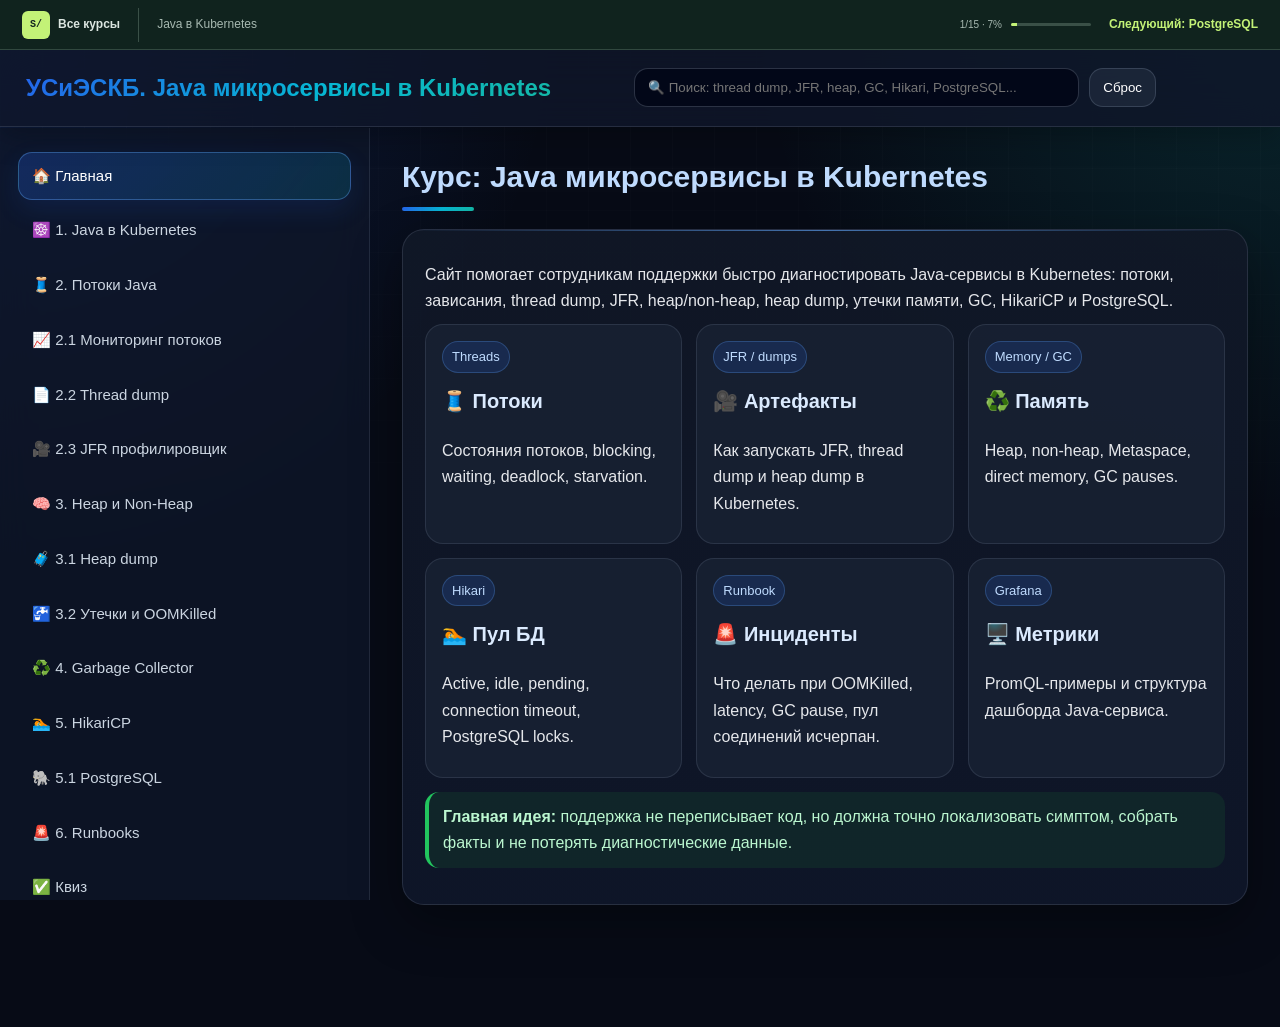
<file: java_kubernetes_support_threads_memory_gc_hikari_course.html>
<!DOCTYPE html>
<html lang="ru">
<head>
<meta charset="UTF-8" />
<meta name="viewport" content="width=device-width, initial-scale=1" />
<title>УСиЭСКБ. Java микросервисы в Kubernetes</title>
<style>
:root{
  --bg:#070b16;--panel:#0f172a;--panel2:#111827;--text:#e5e7eb;--muted:#94a3b8;
  --blue:#60a5fa;--cyan:#22d3ee;--green:#86efac;--red:#fca5a5;--yellow:#fde68a;
  --accent:linear-gradient(135deg,#2563eb,#06b6d4 55%,#14b8a6);
  --shadow:0 18px 50px rgba(0,0,0,.35);--radius:22px
}
*{box-sizing:border-box}html{scroll-behavior:smooth}
body{margin:0;font-family:Inter,Arial,sans-serif;background:radial-gradient(circle at top left,rgba(37,99,235,.22),transparent 34%),radial-gradient(circle at top right,rgba(20,184,166,.16),transparent 32%),var(--bg);color:var(--text);line-height:1.65}
body:before{content:"";position:fixed;inset:0;pointer-events:none;background-image:linear-gradient(rgba(255,255,255,.025) 1px,transparent 1px),linear-gradient(90deg,rgba(255,255,255,.025) 1px,transparent 1px);background-size:42px 42px;mask-image:linear-gradient(to bottom,rgba(0,0,0,.75),transparent 80%)}
header{background:rgba(15,23,42,.82);backdrop-filter:blur(18px);border-bottom:1px solid rgba(148,163,184,.18);padding:18px 26px;position:sticky;top:0;z-index:20;box-shadow:0 8px 30px rgba(0,0,0,.25);display:flex;align-items:center;justify-content:space-between;gap:18px;flex-wrap:wrap}
header h1{margin:0;font-size:24px;background:var(--accent);-webkit-background-clip:text;background-clip:text;color:transparent;font-weight:850}.version{font-size:12px;color:#bbf7d0;border:1px solid rgba(34,197,94,.4);background:rgba(20,83,45,.28);padding:5px 10px;border-radius:999px}
.searchBox{display:flex;align-items:center;gap:10px;margin-left:auto;min-width:280px;max-width:620px;flex:1 1 420px;justify-content:flex-end}.searchBox input{width:min(460px,100%);padding:11px 13px;border-radius:14px;border:1px solid rgba(148,163,184,.28);background:rgba(2,6,23,.88);color:var(--text);outline:none}.searchBox button,.mobile-toggle{padding:11px 13px;border-radius:14px;border:1px solid rgba(148,163,184,.24);background:rgba(30,41,59,.82);color:#fff;cursor:pointer}.search-count{font-size:13px;color:#93c5fd;white-space:nowrap;min-width:88px}.mobile-toggle{display:none;width:100%;margin-top:12px;text-align:left;font-size:16px}
.layout{display:flex;min-height:100vh}aside{width:370px;background:rgba(15,23,42,.74);backdrop-filter:blur(16px);padding:18px;border-right:1px solid rgba(148,163,184,.16);position:sticky;top:78px;height:calc(100vh - 78px);overflow:auto;flex-shrink:0}main{flex:1;padding:32px;min-width:0;max-width:1200px;margin:0 auto}.page{display:none}.page.active{display:block}.menu{display:flex;align-items:center;gap:9px;color:#cbd5e1;text-decoration:none;padding:11px 13px;border-radius:14px;margin:6px 0;font-size:15px;border:1px solid transparent;transition:.18s}.menu:hover{background:rgba(30,41,59,.75);color:#fff;border-color:rgba(148,163,184,.18);transform:translateX(2px)}.menu.active,.menu.search-match{background:linear-gradient(135deg,rgba(37,99,235,.26),rgba(6,182,212,.16));color:#fff;border-color:rgba(96,165,250,.38);box-shadow:0 10px 26px rgba(37,99,235,.12)}.menu.search-hidden{display:none!important}
.card{background:linear-gradient(180deg,rgba(17,24,39,.92),rgba(15,23,42,.92));border:1px solid rgba(148,163,184,.18);border-radius:var(--radius);padding:22px;margin:18px 0;overflow:hidden;box-shadow:var(--shadow);position:relative}.card:before{content:"";position:absolute;left:0;right:0;top:0;height:1px;background:linear-gradient(90deg,transparent,rgba(96,165,250,.65),transparent)}.card.quiz{border-color:rgba(34,211,238,.28);background:linear-gradient(180deg,rgba(8,47,73,.42),rgba(15,23,42,.94))}.quiz button{padding:11px 14px;border:1px solid rgba(96,165,250,.32);border-radius:13px;background:rgba(37,99,235,.22);color:#fff;cursor:pointer;margin:6px;min-height:42px}.quiz button:hover{background:rgba(37,99,235,.34)}.res{margin-top:9px;font-weight:800}.ok{color:var(--green)}.bad{color:var(--red)}
h2{color:#bfdbfe;font-size:30px;margin:0 0 18px;line-height:1.2}h2:after{content:"";display:block;width:72px;height:4px;margin-top:12px;border-radius:999px;background:var(--accent)}h3{color:#dbeafe;margin-top:12px;font-size:20px}p{margin:10px 0}ul,ol{padding-left:23px}li{margin:5px 0}.badge{display:inline-flex;padding:4px 9px;border-radius:999px;background:rgba(37,99,235,.16);border:1px solid rgba(96,165,250,.26);color:#bfdbfe;font-size:13px}.callout{border-left:4px solid var(--cyan);padding:12px 14px;background:rgba(8,47,73,.28);border-radius:14px;margin:14px 0;color:#dbeafe}.warn{border-left-color:#fbbf24;background:rgba(113,63,18,.25);color:#fde68a}.success{border-left-color:#22c55e;background:rgba(20,83,45,.25);color:#bbf7d0}.danger{border-left-color:#ef4444;background:rgba(127,29,29,.22);color:#fecaca}
pre{background:#020617;color:#a7f3d0;padding:15px;border-radius:16px;overflow-x:auto;white-space:pre;max-width:100%;font-size:14px;border:1px solid rgba(148,163,184,.16)}code{background:#020617;color:#a7f3d0;padding:3px 7px;border-radius:8px;border:1px solid rgba(148,163,184,.14)}table{width:100%;border-collapse:separate;border-spacing:0;overflow:hidden;border-radius:16px;border:1px solid rgba(148,163,184,.2);margin:12px 0}th,td{border-bottom:1px solid rgba(148,163,184,.14);padding:10px;text-align:left;vertical-align:top}th{background:rgba(37,99,235,.18);color:#dbeafe}tr:last-child td{border-bottom:0}.grid{display:grid;grid-template-columns:repeat(3,minmax(0,1fr));gap:14px}.grid2{display:grid;grid-template-columns:repeat(2,minmax(0,1fr));gap:14px}.tile{padding:16px;border-radius:18px;background:rgba(30,41,59,.55);border:1px solid rgba(148,163,184,.16);transition:.22s;position:relative;overflow:hidden}.tile:hover{transform:translateY(-4px);border-color:rgba(96,165,250,.48);box-shadow:0 16px 34px rgba(37,99,235,.18)}.flow{font-family:ui-monospace,SFMono-Regular,Menlo,Consolas,monospace;background:#020617;border:1px solid rgba(148,163,184,.16);border-radius:18px;padding:16px;color:#a7f3d0;overflow:auto;white-space:pre-line}.playbook{display:flex;flex-direction:column;gap:14px;margin:14px 0}.step{background:rgba(30,41,59,.55);border:1px solid rgba(148,163,184,.2);border-radius:16px;padding:14px;transition:.2s}.step-title{font-weight:800;color:#bfdbfe;margin-bottom:8px;display:flex;align-items:center;gap:8px}.step-title:before{content:"▶";font-size:11px;color:#22d3ee}.small{color:var(--muted);font-size:14px}mark.search-hit{background:#facc15;color:#111827;border-radius:5px;padding:0 3px}.search-empty{display:none;margin:18px 0;padding:16px;border-radius:16px;background:rgba(127,29,29,.22);border:1px solid rgba(252,165,165,.25);color:#fecaca}.search-empty.active{display:block}
@media(max-width:980px){header h1{font-size:20px}.mobile-toggle{display:block}.searchBox{order:3;width:100%;max-width:none;min-width:0}.searchBox input{width:100%;flex:1}.layout{display:block}aside{display:none;position:static;width:100%;height:auto;border-right:0;border-bottom:1px solid rgba(148,163,184,.16);padding:10px 14px;background:rgba(15,23,42,.96)}body.menu-open aside{display:block}main{padding:17px}.grid,.grid2{grid-template-columns:1fr}.card{padding:16px}.quiz button{display:block;width:100%;margin:8px 0;text-align:left}table{display:block;overflow-x:auto;white-space:nowrap}}
</style>
<script>
function safeId(id){return String(id||'').replace(/[^a-zA-Z0-9_-]/g,'')}
function getMenuTargetId(item){const m=(item.getAttribute('onclick')||'').match(/show\(['"]([^'"]+)['"]\)/);return m?safeId(m[1]):''}
function show(id){const t=document.getElementById(safeId(id));if(!t)return false;document.querySelectorAll('.page').forEach(p=>p.classList.remove('active'));t.classList.add('active');document.querySelectorAll('.menu').forEach(i=>i.classList.toggle('active',getMenuTargetId(i)===t.id));document.body.classList.remove('menu-open');window.scrollTo(0,0);return false}
function q(id,a,c,msg){const r=document.getElementById(safeId(id));if(!r)return;const ok=a===c;r.className='res '+(ok?'ok':'bad');r.textContent=ok?'Верно ✅':'Неверно ❌ '+(msg||'Попробуйте ещё раз.')}
function clearMarks(root){root.querySelectorAll('mark.search-hit').forEach(m=>m.replaceWith(document.createTextNode(m.textContent)));root.normalize()}
function highlight(root,term){let count=0;const skip=new Set(['SCRIPT','STYLE','INPUT','BUTTON','MARK']);const w=document.createTreeWalker(root,NodeFilter.SHOW_TEXT,{acceptNode(n){const p=n.parentElement;if(!p||skip.has(p.tagName)||!n.nodeValue.trim())return NodeFilter.FILTER_REJECT;return n.nodeValue.toLowerCase().includes(term)?NodeFilter.FILTER_ACCEPT:NodeFilter.FILTER_REJECT}});const nodes=[];while(w.nextNode())nodes.push(w.currentNode);nodes.forEach(n=>{const text=n.nodeValue,lower=text.toLowerCase(),frag=document.createDocumentFragment();let pos=0,idx=lower.indexOf(term);while(idx!==-1){frag.appendChild(document.createTextNode(text.slice(pos,idx)));const mark=document.createElement('mark');mark.className='search-hit';mark.textContent=text.slice(idx,idx+term.length);frag.appendChild(mark);count++;pos=idx+term.length;idx=lower.indexOf(term,pos)}frag.appendChild(document.createTextNode(text.slice(pos)));n.parentNode.replaceChild(frag,n)});return count}
function searchCourse(){const input=document.getElementById('courseSearch'),counter=document.getElementById('searchCount'),empty=document.getElementById('searchEmpty'),term=(input.value||'').trim().toLowerCase();let total=0,sections=0,first='';document.querySelectorAll('.page').forEach(p=>{clearMarks(p);p.dataset.searchMatch=''});document.querySelectorAll('.menu').forEach(i=>i.classList.remove('search-hidden','search-match'));empty.classList.remove('active');if(!term){counter.textContent='';return}document.querySelectorAll('.page').forEach(p=>{if(p.textContent.toLowerCase().includes(term)){p.dataset.searchMatch='1';sections++;total+=highlight(p,term);if(!first)first=p.id}});document.querySelectorAll('.menu').forEach(i=>{const target=document.getElementById(getMenuTargetId(i));const match=target&&target.dataset.searchMatch==='1';i.classList.toggle('search-hidden',!match);i.classList.toggle('search-match',!!match)});counter.textContent=total?`Найдено: ${total} / разделов: ${sections}`:'Ничего не найдено';if(!total)empty.classList.add('active');if(first)show(first)}
function clearCourseSearch(){document.getElementById('courseSearch').value='';document.getElementById('searchCount').textContent='';document.getElementById('searchEmpty').classList.remove('active');document.querySelectorAll('.page').forEach(p=>{clearMarks(p);p.dataset.searchMatch=''});document.querySelectorAll('.menu').forEach(i=>i.classList.remove('search-hidden','search-match'))}
document.addEventListener('DOMContentLoaded',()=>show('home'));
</script>
  <link rel="stylesheet" href="course-shell.css">
</head>
<body>
<header>
<h1>УСиЭСКБ. Java микросервисы в Kubernetes</h1>

<div class="searchBox">
<input id="courseSearch" type="search" placeholder="🔍 Поиск: thread dump, JFR, heap, GC, Hikari, PostgreSQL..." oninput="searchCourse()" />
<button onclick="clearCourseSearch()">Сброс</button><span id="searchCount" class="search-count"></span>
</div>
<button class="mobile-toggle" onclick="document.body.classList.toggle('menu-open')">☰ Меню курса</button>
</header>
<div class="layout">
<aside>
<a class="menu" href="javascript:void(0)" onclick="return show('home')">🏠 Главная</a>
<a class="menu" href="javascript:void(0)" onclick="return show('k8s')">☸️ 1. Java в Kubernetes</a>
<a class="menu" href="javascript:void(0)" onclick="return show('threads')">🧵 2. Потоки Java</a>
<a class="menu" href="javascript:void(0)" onclick="return show('thread-monitoring')">📈 2.1 Мониторинг потоков</a>
<a class="menu" href="javascript:void(0)" onclick="return show('thread-dump')">📄 2.2 Thread dump</a>
<a class="menu" href="javascript:void(0)" onclick="return show('jfr')">🎥 2.3 JFR профилировщик</a>
<a class="menu" href="javascript:void(0)" onclick="return show('memory')">🧠 3. Heap и Non-Heap</a>
<a class="menu" href="javascript:void(0)" onclick="return show('heap-dump')">🧳 3.1 Heap dump</a>
<a class="menu" href="javascript:void(0)" onclick="return show('leaks')">🚰 3.2 Утечки и OOMKilled</a>
<a class="menu" href="javascript:void(0)" onclick="return show('gc')">♻️ 4. Garbage Collector</a>
<a class="menu" href="javascript:void(0)" onclick="return show('hikari')">🏊 5. HikariCP</a>
<a class="menu" href="javascript:void(0)" onclick="return show('postgres')">🐘 5.1 PostgreSQL</a>
<a class="menu" href="javascript:void(0)" onclick="return show('runbooks')">🚨 6. Runbooks</a>
<a class="menu" href="javascript:void(0)" onclick="return show('quiz')">✅ Квиз</a>
<a class="menu" href="javascript:void(0)" onclick="return show('call-to-action')">🚀 Призыв к действию</a>
</aside>
<main>
<div id="searchEmpty" class="search-empty">Ничего не найдено. Попробуйте другой запрос.</div>

<section id="home" class="page"><h2>Курс: Java микросервисы в Kubernetes</h2><div class="card"><p>Сайт помогает сотрудникам поддержки быстро диагностировать Java-сервисы в Kubernetes: потоки, зависания, thread dump, JFR, heap/non-heap, heap dump, утечки памяти, GC, HikariCP и PostgreSQL.</p><div class="grid"><div class="tile"><span class="badge">Threads</span><h3>🧵 Потоки</h3><p>Состояния потоков, blocking, waiting, deadlock, starvation.</p></div><div class="tile"><span class="badge">JFR / dumps</span><h3>🎥 Артефакты</h3><p>Как запускать JFR, thread dump и heap dump в Kubernetes.</p></div><div class="tile"><span class="badge">Memory / GC</span><h3>♻️ Память</h3><p>Heap, non-heap, Metaspace, direct memory, GC pauses.</p></div><div class="tile"><span class="badge">Hikari</span><h3>🏊 Пул БД</h3><p>Active, idle, pending, connection timeout, PostgreSQL locks.</p></div><div class="tile"><span class="badge">Runbook</span><h3>🚨 Инциденты</h3><p>Что делать при OOMKilled, latency, GC pause, пул соединений исчерпан.</p></div><div class="tile"><span class="badge">Grafana</span><h3>🖥️ Метрики</h3><p>PromQL-примеры и структура дашборда Java-сервиса.</p></div></div><div class="callout success"><b>Главная идея:</b> поддержка не переписывает код, но должна точно локализовать симптом, собрать факты и не потерять диагностические данные.</div></div></section>

<section id="k8s" class="page"><h2>1. Java в Kubernetes</h2><div class="card"><h3>Как устроен Java-процесс в pod</h3><div class="flow">Kubernetes Node
  └─ Pod
     └─ Container
        └─ java -jar app.jar
           ├─ Heap
           ├─ Non-Heap: Metaspace, Code Cache
           ├─ Direct / native memory
           ├─ Java threads и native stacks
           ├─ GC threads
           └─ Hikari pool → PostgreSQL</div></div><div class="card"><h3>Что смотреть первым</h3><pre>kubectl get pod -n &lt;namespace&gt; -o wide
kubectl describe pod -n &lt;namespace&gt; &lt;pod&gt;
kubectl logs -n &lt;namespace&gt; &lt;pod&gt; --tail=300
kubectl logs -n &lt;namespace&gt; &lt;pod&gt; --previous --tail=300
kubectl top pod -n &lt;namespace&gt; &lt;pod&gt; --containers</pre><table><tr><th>Признак</th><th>Значение</th><th>Действие</th></tr><tr><td>OOMKilled</td><td>Контейнер превысил memory limit.</td><td>Проверить heap/non-heap, GC, dumps.</td></tr><tr><td>CrashLoopBackOff</td><td>Контейнер постоянно падает.</td><td>Смотреть previous logs и events.</td></tr><tr><td>Liveness failed</td><td>Kubernetes перезапускает контейнер.</td><td>Искать freeze, full GC, deadlock, starvation.</td></tr></table></div></section>

<section id="threads" class="page">
<h2>2. Потоки Java</h2>

<div class="card">
<h3>Что такое Thread в Java</h3>
<p><b>Thread</b>, или поток, — это дискретная единица многопоточности, управляемая <b>Java Virtual Machine</b>. Поток выполняет участок кода независимо от других потоков внутри одного Java-процесса.</p>
<p>В большинстве production JVM поток Java соответствует потоку операционной системы — <b>native thread</b>. То есть JVM управляет Java-потоками на своём уровне, но фактическое выполнение кода обеспечивается потоками ОС.</p>
<div class="flow">Java application
  ↓ создаёт Thread / Executor task
JVM Thread
  ↓ отображается на
OS native thread
  ↓ выполняется на
CPU core / scheduler OS</div>
<div class="callout"><b>Для поддержки:</b> если потоков слишком много, это влияет не только на JVM, но и на операционную систему: растёт расход памяти на стеки, переключение контекста и нагрузка на scheduler.</div>
</div>

<div class="card">
<h3>Идентификатор, имя и тип потока</h3>
<p>У каждого потока есть уникальный идентификатор и имя. Имя потока особенно важно при анализе <b>thread dump</b>: по нему можно понять, к какой подсистеме относится поток — HTTP worker, scheduler, Kafka consumer, Hikari housekeeper, GC thread или custom executor.</p>
<table>
<tr><th>Свойство</th><th>Что означает</th><th>Зачем поддержке</th></tr>
<tr><td><b>Thread id</b></td><td>Уникальный идентификатор потока внутри JVM.</td><td>Помогает сопоставлять поток между дампами.</td></tr>
<tr><td><b>Thread name</b></td><td>Человекочитаемое имя потока.</td><td>Помогает быстро понять источник: Tomcat, Netty, Kafka, Hikari, scheduler.</td></tr>
<tr><td><b>Daemon</b></td><td>Фоновый служебный поток.</td><td>Не удерживает JVM от завершения.</td></tr>
<tr><td><b>Non-daemon</b></td><td>Обычный рабочий поток приложения.</td><td>JVM ждёт завершения таких потоков.</td></tr>
</table>
</div>

<div class="card">
<h3>Daemon и non-daemon потоки</h3>
<p>Потоки в Java могут быть <b>daemon</b> и <b>non-daemon</b>.</p>
<ul>
<li><b>Non-daemon</b> — обычные рабочие потоки. Пока хотя бы один non-daemon поток продолжает работу, JVM не завершает процесс штатно.</li>
<li><b>Daemon</b> — фоновые служебные потоки. Их работа не удерживает JVM от завершения.</li>
</ul>
<p>Программа завершает работу, когда завершены все non-daemon потоки или когда явно вызывается завершение процесса, например через <code>Runtime.exit</code> / <code>System.exit</code>. Работающие daemon-потоки не мешают завершению JVM.</p>
<div class="callout warn"><b>Практическая формулировка:</b> JVM ждёт завершения non-daemon потоков, но не ждёт daemon-потоки. Поэтому ошибка в жизненном цикле non-daemon executor может мешать корректному shutdown приложения.</div>
</div>

<div class="card">
<h3>Где потоки встречаются в Java-микросервисе</h3>
<table>
<tr><th>Группа потоков</th><th>Назначение</th><th>Типичная проблема</th></tr>
<tr><td>HTTP worker threads</td><td>Обработка входящих REST/HTTP-запросов.</td><td>Все заняты ожиданием БД или внешнего сервиса → растёт latency.</td></tr>
<tr><td>Async executor</td><td>Фоновые задачи, <code>@Async</code>, <code>CompletableFuture</code>.</td><td>Очередь задач растёт, новые задачи ждут выполнения.</td></tr>
<tr><td>Scheduler</td><td>Периодические jobs, cron-задачи.</td><td>Job выполняется дольше периода и начинает накладываться.</td></tr>
<tr><td>Kafka/Rabbit consumers</td><td>Обработка сообщений из брокера.</td><td>Потоки ждут БД/HTTP, consumer lag растёт.</td></tr>
<tr><td>GC threads</td><td>Работа Garbage Collector.</td><td>Длинные GC-паузы, рост CPU.</td></tr>
<tr><td>Hikari housekeeper</td><td>Фоновое обслуживание connection pool.</td><td>Предупреждения о starvation или clock leap.</td></tr>
<tr><td>Monitoring / agents</td><td>Метрики, tracing, APM, exporters.</td><td>Дополнительная нагрузка и память на thread stacks.</td></tr>
</table>
</div>

<div class="card">
<h3>Состояния потоков: что видно в thread dump</h3>
<p>Поток может находиться в одном из нескольких состояний. Для поддержки важно не просто увидеть состояние, а понять, нормально ли оно для конкретного типа потока.</p>
<table>
<tr><th>Состояние</th><th>Объяснение</th><th>Что значит для поддержки</th></tr>
<tr><td><code>RUNNABLE</code><br><span class="small">живой / выполняющийся</span></td><td>Поток выполняет работу или готов выполняться на CPU.</td><td>Много RUNNABLE + высокий CPU может означать CPU-bound нагрузку, бесконечный цикл, активный GC или тяжёлые вычисления.</td></tr>
<tr><td><code>BLOCKED</code><br><span class="small">заблокированный</span></td><td>Поток попытался войти в <code>synchronized</code>-секцию, но монитор уже занят другим потоком.</td><td>Много BLOCKED на одном объекте — признак lock contention или deadlock.</td></tr>
<tr><td><code>WAITING</code><br><span class="small">ожидающий</span></td><td>Поток ждёт события без заданного таймаута: <code>wait()</code>, <code>join()</code>, <code>LockSupport.park()</code>.</td><td>Может быть нормой для idle worker, но плохо, если все рабочие потоки ждут один ресурс.</td></tr>
<tr><td><code>TIMED_WAITING</code></td><td>Поток ждёт с таймаутом: <code>sleep()</code>, <code>wait(timeout)</code>, socket read timeout, parkNanos.</td><td>Часто видно при ожидании БД, HTTP-вызова, очереди или scheduled delay.</td></tr>
<tr><td><code>NEW</code></td><td>Поток создан, но ещё не запущен.</td><td>Редко важно для production-инцидентов.</td></tr>
<tr><td><code>TERMINATED</code></td><td>Поток завершил выполнение.</td><td>Обычно не является проблемой.</td></tr>
</table>
<div class="callout warn"><b>Уточнение:</b> если поток вызвал <code>wait</code> с таймаутом и таймаут истёк, он больше не считается ожидающим по этой причине — он продолжит борьбу за выполнение или перейдёт в другое состояние.</div>
</div>

<div class="card">
<h3>Sleeping thread</h3>
<p><b>Sleeping thread</b>, или «спящий» поток, — это поток, который временно не выполняется, потому что вызвал <code>Thread.sleep(...)</code> на заданную длительность.</p>
<p>В thread dump такой поток обычно будет в состоянии <code>TIMED_WAITING</code>. Сам по себе sleeping не является ошибкой: это нормальный механизм паузы для scheduler, retry, polling или backoff-логики.</p>
<div class="callout"><b>Когда подозрительно:</b> если большое число рабочих HTTP-потоков находится в sleep, это может означать неправильную retry-логику внутри обработки пользовательского запроса.</div>
</div>

<div class="card">
<h3>Monitor и synchronized</h3>
<p><b>Monitor</b> — механизм JVM для синхронизации доступа нескольких потоков к одному объекту. В Java он используется через ключевое слово <code>synchronized</code>.</p>
<p>Каждый объект в Java имеет связанный с ним monitor. Когда поток входит в блок <code>synchronized</code>, он захватывает monitor объекта. Пока поток владеет monitor, другой поток не может войти в synchronized-блок, защищённый тем же объектом.</p>
<pre>private final Object lock = new Object();

public void updateState() {
    synchronized (lock) {
        // Только один поток одновременно может выполнять этот блок
        // Остальные будут BLOCKED на monitor объекта lock
    }
}</pre>
<div class="flow">Поток A вошёл в synchronized(lock)
  ↓
Поток A владеет monitor объекта lock
  ↓
Поток B пытается войти в synchronized(lock)
  ↓
Поток B переходит в BLOCKED
  ↓
Поток A выходит из synchronized
  ↓
Monitor освобождается, один из ожидающих потоков продолжает работу</div>
<div class="callout"><b>Для поддержки:</b> если в thread dump много потоков <code>BLOCKED</code> на одном monitor, нужно найти поток-владелец блокировки и его stack trace.</div>
</div>

<div class="card">
<h3>wait, notify и notifyAll</h3>
<p>Методы <code>wait</code>, <code>notify</code> и <code>notifyAll</code> используются для координации потоков через monitor объекта.</p>
<ul>
<li><code>wait()</code> — поток освобождает monitor и ждёт уведомления.</li>
<li><code>wait(timeout)</code> — поток ждёт уведомления или истечения таймаута.</li>
<li><code>notify()</code> — будит один ожидающий поток.</li>
<li><code>notifyAll()</code> — будит все потоки, ожидающие на этом объекте.</li>
</ul>
<div class="callout warn"><b>Важно:</b> поток в <code>WAITING</code> не всегда «завис». Он может штатно ждать событие из очереди, пула, scheduler или другого потока. Проблема начинается, когда ожидание мешает полезной работе сервиса.</div>
</div>

<div class="card">
<h3>Deadlock: взаимная блокировка</h3>
<p><b>Deadlock</b> — ситуация, когда два или более потока навсегда ждут друг друга. Например, поток A удерживает ресурс 1 и ждёт ресурс 2, а поток B удерживает ресурс 2 и ждёт ресурс 1. Ни один из них не может продолжить работу.</p>
<div class="flow">Thread A захватил Lock 1
Thread B захватил Lock 2

Thread A ждёт Lock 2
Thread B ждёт Lock 1

Оба потока ждут друг друга
Полезная работа не выполняется</div>
<p>Во взаимной блокировке может участвовать больше двух потоков. В thread dump JVM часто явно показывает блок <code>Found one Java-level deadlock</code>.</p>
<table>
<tr><th>Признак deadlock</th><th>Что делать поддержке</th></tr>
<tr><td>В thread dump есть <code>Found one Java-level deadlock</code></td><td>Срочно приложить dump и эскалировать разработке.</td></tr>
<tr><td>Потоки в <code>BLOCKED</code> ждут locks друг друга</td><td>Снять 2–3 thread dump для подтверждения.</td></tr>
<tr><td>Сервис не делает прогресс, но процесс жив</td><td>Проверить liveness/readiness, latency, thread dump.</td></tr>
</table>
<div class="callout danger"><b>Важно:</b> рестарт может временно снять deadlock, но не исправит дефект синхронизации. Перед рестартом, если возможно, соберите thread dump.</div>
</div>

<div class="card">
<h3>Livelock: активность есть, прогресса нет</h3>
<p><b>Livelock</b> — ситуация, когда потоки не заблокированы формально и продолжают выполнять действия, но эти действия мешают друг другу и не приводят к полезному результату.</p>
<p>Это похоже на собаку, которая бегает за своим хвостом: движение есть, но прогресса нет. В отличие от deadlock, при livelock потоки могут оставаться активными, менять состояние, потреблять CPU, но бизнес-операция не завершается.</p>
<div class="flow">Thread A реагирует на действие Thread B
  ↓
Thread B реагирует на действие Thread A
  ↓
Thread A снова возвращается к исходному действию
  ↓
Цикл повторяется
  ↓
CPU может тратиться, но полезная работа не завершается</div>
<table>
<tr><th>Deadlock</th><th>Livelock</th></tr>
<tr><td>Потоки ждут locks и часто находятся в BLOCKED/WAITING.</td><td>Потоки активны, могут быть RUNNABLE.</td></tr>
<tr><td>Прогресса нет, потому что все ждут.</td><td>Прогресса нет, потому что потоки постоянно реагируют друг на друга.</td></tr>
<tr><td>Часто явно виден в thread dump как deadlock.</td><td>Может требовать JFR, логов и нескольких thread dumps.</td></tr>
<tr><td>CPU может быть низким.</td><td>CPU может быть высоким.</td></tr>
</table>
</div>

<div class="card">
<h3>Как читать проблему потоков в production</h3>
<table>
<tr><th>Паттерн</th><th>Что вероятно</th><th>Что делать</th></tr>
<tr><td>Много <code>BLOCKED</code> на одном monitor</td><td>Lock contention или deadlock.</td><td>Найти owner lock в thread dump, снять 3 дампа.</td></tr>
<tr><td>Много HTTP workers в JDBC socket read</td><td>Ожидание PostgreSQL.</td><td>Смотреть Hikari, slow queries, locks.</td></tr>
<tr><td>Много workers ждут connection pool</td><td>Hikari пул соединений исчерпан.</td><td>Смотреть active/idle/pending/acquire timeout.</td></tr>
<tr><td>Много RUNNABLE и CPU высокий</td><td>CPU-bound код, livelock, GC или busy loop.</td><td>Запустить JFR, снять thread dumps.</td></tr>
<tr><td>Количество потоков растёт лестницей</td><td>Thread leak или создание executor без shutdown.</td><td>Смотреть thread names, live threads, heap/non-heap.</td></tr>
<tr><td>Много sleeping в request threads</td><td>Плохая retry/backoff-логика в запросе.</td><td>Смотреть stack trace и внешнюю зависимость.</td></tr>
</table>
</div>

<div class="card quiz">
<h3>Мини-квиз</h3>
<p>В thread dump много потоков в состоянии <code>BLOCKED</code> на одном и том же monitor. Что это означает в первую очередь?</p>
<button onclick="q('qthreads1','a','b','Heap может быть заполнен, но BLOCKED на monitor указывает на синхронизацию.')">Переполнен heap</button>
<button onclick="q('qthreads1','b','b')">Потоки конкурируют за одну synchronized-блокировку</button>
<button onclick="q('qthreads1','c','b','Hikari обычно проявляется ожиданием connection/JDBC, а не BLOCKED на monitor.')">Всегда закончились соединения Hikari</button>
<div id="qthreads1" class="res"></div>
</div>
</section>

<section id="thread-monitoring" class="page">
<h2>2.1 Мониторинг потоков в Kubernetes и Grafana</h2>

<div class="card">
<h3>Зачем мониторить потоки в Kubernetes</h3>
<p>В Java-микросервисе поток — это не только объект JVM. Обычно Java thread соответствует native thread операционной системы внутри контейнера. Поэтому большое количество потоков влияет сразу на несколько уровней: JVM, контейнер, Kubernetes node и пользовательскую latency.</p>
<div class="flow">Java Thread
  ↓
OS native thread внутри контейнера
  ↓
потребляет память на stack: -Xss
  ↓
конкурирует за CPU container limit
  ↓
может усиливать CPU throttling, latency, readiness/liveness failures</div>
<div class="callout"><b>Главный вывод:</b> много потоков — это больше памяти на thread stacks, больше переключений контекста и выше риск упереться в CPU limit контейнера.</div>
</div>

<div class="card">
<h3>Основные JVM-метрики потоков</h3>
<table>
<tr><th>Метрика</th><th>Что показывает</th><th>Когда тревожно</th></tr>
<tr><td><code>jvm_threads_live_threads</code></td><td>Текущее количество live threads в JVM.</td><td>Постоянный рост без возврата к baseline — возможная утечка потоков.</td></tr>
<tr><td><code>jvm_threads_daemon_threads</code></td><td>Количество daemon-потоков.</td><td>Резкое изменение после релиза или включения агента.</td></tr>
<tr><td><code>jvm_threads_peak_threads</code></td><td>Пиковое количество потоков с момента старта JVM.</td><td>Пик сильно выше обычного профиля нагрузки.</td></tr>
<tr><td><code>jvm_threads_states_threads</code></td><td>Количество потоков по состояниям: runnable, blocked, waiting, timed-waiting.</td><td>Рост <code>blocked</code>, <code>waiting</code> или <code>timed-waiting</code> вместе с latency.</td></tr>
<tr><td>Executor active/max/queue</td><td>Занятость пулов приложения, если метрики executor опубликованы.</td><td>Active около max и очередь растёт.</td></tr>
<tr><td>HTTP server threads</td><td>Занятость Tomcat/Jetty/Netty worker threads, если доступны метрики.</td><td>Все worker threads заняты, новые запросы ждут.</td></tr>
</table>
<div class="callout warn"><b>Важно:</b> точные названия метрик зависят от Spring Boot, Micrometer, web-сервера и настроек приложения. Если метрика не находится, проверьте <code>/actuator/prometheus</code> и labels.</div>
</div>

<div class="card">
<h3>Какие панели сделать в Grafana</h3>
<table>
<tr><th>Панель</th><th>Операционный вопрос</th><th>Метрика / источник</th><th>Визуализация</th></tr>
<tr><td>Live threads</td><td>Сколько потоков сейчас живёт в JVM?</td><td><code>jvm_threads_live_threads</code></td><td>Time series</td></tr>
<tr><td>Threads by state</td><td>В каких состояниях находятся потоки?</td><td><code>jvm_threads_states_threads</code></td><td>Stacked time series</td></tr>
<tr><td>Thread count growth</td><td>Потоки растут лестницей?</td><td><code>delta(jvm_threads_live_threads[15m])</code></td><td>Time series / Stat</td></tr>
<tr><td>Blocked threads</td><td>Есть lock contention?</td><td><code>jvm_threads_states_threads{state="blocked"}</code></td><td>Stat + Time series</td></tr>
<tr><td>Waiting / Timed waiting</td><td>Потоки ждут БД, HTTP, queue или sleep?</td><td><code>state=~"waiting|timed-waiting"</code></td><td>Stacked time series</td></tr>
<tr><td>Pod CPU throttling</td><td>Хватает ли CPU потокам?</td><td><code>container_cpu_cfs_throttled_seconds_total</code></td><td>Time series</td></tr>
<tr><td>Container memory</td><td>Не съедают ли потоки память на stacks?</td><td><code>container_memory_working_set_bytes</code></td><td>Time series / Gauge</td></tr>
<tr><td>Pod restarts</td><td>Не закончилась ли история рестартом?</td><td><code>kube_pod_container_status_restarts_total</code></td><td>Stat / Table</td></tr>
<tr><td>Hikari pending</td><td>Ждут ли request threads подключения к БД?</td><td><code>hikaricp_connections_pending</code></td><td>Time series</td></tr>
<tr><td>GC pause</td><td>Не связаны ли проблемы потоков с GC-паузами?</td><td><code>jvm_gc_pause_seconds_sum/count</code></td><td>Time series</td></tr>
</table>
</div>

<div class="card">
<h3>PromQL-запросы для Grafana</h3>
<pre># Live threads по pod
jvm_threads_live_threads{
  namespace="$namespace",
  pod=~"$pod"
}

# Потоки по состояниям
sum by (pod, state) (
  jvm_threads_states_threads{
    namespace="$namespace",
    pod=~"$pod"
  }
)

# BLOCKED threads по pod
sum by (pod) (
  jvm_threads_states_threads{
    namespace="$namespace",
    pod=~"$pod",
    state="blocked"
  }
)

# WAITING + TIMED_WAITING
sum by (pod, state) (
  jvm_threads_states_threads{
    namespace="$namespace",
    pod=~"$pod",
    state=~"waiting|timed-waiting"
  }
)

# Рост количества потоков за 15 минут
clamp_min(
  delta(jvm_threads_live_threads{namespace="$namespace", pod=~"$pod"}[15m]),
  0
)

# Изменение количества потоков по pod за 1 час
max_over_time(jvm_threads_live_threads{namespace="$namespace", pod=~"$pod"}[1h])
-
min_over_time(jvm_threads_live_threads{namespace="$namespace", pod=~"$pod"}[1h])</pre>
</div>

<div class="card">
<h3>PromQL: связь потоков с Kubernetes container</h3>
<pre># Рестарты pod за 30 минут
increase(
  kube_pod_container_status_restarts_total{
    namespace="$namespace",
    pod=~"$pod"
  }[30m]
)

# CPU usage контейнера
sum by (pod) (
  rate(container_cpu_usage_seconds_total{
    namespace="$namespace",
    pod=~"$pod",
    container!="POD",
    container!=""
  }[5m])
)

# CPU throttling контейнера
sum by (pod) (
  rate(container_cpu_cfs_throttled_seconds_total{
    namespace="$namespace",
    pod=~"$pod",
    container!="POD",
    container!=""
  }[5m])
)

# Container memory working set
container_memory_working_set_bytes{
  namespace="$namespace",
  pod=~"$pod",
  container!="POD",
  container!=""
}

# Грубая оценка памяти на thread stacks при -Xss1M
jvm_threads_live_threads{namespace="$namespace", pod=~"$pod"}
*
1024 * 1024</pre>
<div class="callout warn"><b>Оценка stack memory:</b> формула <code>threads × Xss</code> грубая, но полезная для первичной диагностики. Если <code>-Xss1M</code> и в pod 800 потоков, только потенциальный бюджет стеков может составлять около 800 MiB.</div>
</div>

<div class="card">
<h3>Как интерпретировать графики</h3>
<table>
<tr><th>Паттерн в Grafana</th><th>Возможная причина</th><th>Что делать поддержке</th></tr>
<tr><td>Live threads растут «лестницей» и не снижаются</td><td>Thread leak, executor создаётся без shutdown, неконтролируемый scheduler.</td><td>Снять thread dump, посмотреть имена потоков, сравнить с релизом.</td></tr>
<tr><td>Blocked threads растут вместе с latency</td><td>Lock contention или deadlock.</td><td>Снять 3 thread dump с интервалом 10–15 секунд.</td></tr>
<tr><td>Timed-waiting много на фоне Hikari pending</td><td>Потоки ждут connection или ответ PostgreSQL.</td><td>Смотреть Hikari active/idle/pending, acquire/usage time, pg_stat_activity.</td></tr>
<tr><td>Waiting много, но latency нормальная</td><td>Возможно, idle worker threads или нормальное ожидание очереди.</td><td>Не считать проблемой без влияния на latency/errors.</td></tr>
<tr><td>Runnable много + CPU высокий</td><td>CPU-bound код, busy loop, livelock, активный GC.</td><td>Запустить JFR, проверить GC и CPU throttling.</td></tr>
<tr><td>Threads много + container memory растёт</td><td>Память уходит на thread stacks.</td><td>Проверить <code>-Xss</code>, thread pools, live threads, memory limit.</td></tr>
<tr><td>Threads нормальные, но latency высокая</td><td>Причина может быть в БД, GC, сети, внешней интеграции.</td><td>Перейти к Hikari, GC, HTTP client, PostgreSQL dashboard.</td></tr>
<tr><td>После рестарта threads вернулись к норме</td><td>Симптом временно снят, причина не найдена.</td><td>Смотреть previous logs, events, графики до рестарта.</td></tr>
</table>
</div>

<div class="card">
<h3>Kubernetes-команды рядом с Grafana</h3>
<p>Grafana показывает тренд и масштаб, но для расследования нужны факты из Kubernetes: restarts, node, limits, probes, events и логи контейнера.</p>
<pre># Проверить pod, node, restarts
kubectl get pod -n &lt;namespace&gt; -o wide

# Проверить events, probes, limits, last state
kubectl describe pod -n &lt;namespace&gt; &lt;pod&gt;

# Проверить ресурсы контейнера
kubectl top pod -n &lt;namespace&gt; &lt;pod&gt; --containers

# Логи текущего контейнера
kubectl logs -n &lt;namespace&gt; &lt;pod&gt; --tail=300

# Логи предыдущего контейнера после рестарта
kubectl logs -n &lt;namespace&gt; &lt;pod&gt; --previous --tail=300

# Проверить фактические JVM flags, включая -Xss
kubectl exec -n &lt;namespace&gt; &lt;pod&gt; -- sh -c 'jcmd 1 VM.flags'

# Проверить число потоков через JVM
kubectl exec -n &lt;namespace&gt; &lt;pod&gt; -- sh -c 'jcmd 1 Thread.print | grep -c "java.lang.Thread.State"'</pre>
<div class="callout danger"><b>Важно:</b> если pod уже рестартовал, thread dump старого процесса снять нельзя. Тогда используйте previous logs, Kubernetes events и Grafana-графики до момента рестарта.</div>
</div>

<div class="card">
<h3>Когда снимать thread dump</h3>
<p>Thread dump нужен не всегда. Его стоит снимать, когда метрики потоков связаны с пользовательским симптомом или есть риск зависания.</p>
<table>
<tr><th>Триггер</th><th>Почему нужен thread dump</th></tr>
<tr><td>p95/p99 latency выросла, а CPU/GC/Hikari не дают очевидного ответа</td><td>Нужно понять, где находятся request threads.</td></tr>
<tr><td><code>jvm_threads_live_threads</code> резко выросли</td><td>Нужно увидеть имена новых потоков и stack trace.</td></tr>
<tr><td><code>BLOCKED</code> threads держатся несколько минут</td><td>Нужно найти monitor и owner lock.</td></tr>
<tr><td>Все HTTP worker threads заняты</td><td>Нужно понять, чем они заняты: БД, HTTP, lock, sleep.</td></tr>
<tr><td>Hikari pending &gt; 0</td><td>Нужно понять, кто держит connection и кто ждёт.</td></tr>
<tr><td>Сервис жив, но readiness падает или запросы висят</td><td>Нужно проверить starvation, deadlock, зависшие внешние вызовы.</td></tr>
<tr><td>Есть подозрение на deadlock/livelock</td><td>Нужно несколько дампов и, возможно, JFR.</td></tr>
</table>
<pre># 3 thread dump с интервалом 15 секунд
for i in 1 2 3; do
  kubectl exec -n &lt;namespace&gt; &lt;pod&gt; -- sh -c 'jcmd 1 Thread.print -l' &gt; thread-dump-$i.txt
  sleep 15
done</pre>
</div>

<div class="card">
<h3>Runbook: высокая latency и подозрение на потоки</h3>
<div class="playbook">
<div class="step"><div class="step-title">1. Открыть dashboard сервиса</div><div class="step-desc">Проверить p95/p99 latency, RPS и 5xx. Без пользовательского симптома рост потоков может быть нормальным.</div></div>
<div class="step"><div class="step-title">2. Проверить live threads</div><div class="step-desc">Сравнить текущее количество с обычным baseline и с другими replicas.</div></div>
<div class="step"><div class="step-title">3. Проверить threads by state</div><div class="step-desc">Определить, какие состояния растут: blocked, runnable, waiting или timed-waiting.</div></div>
<div class="step"><div class="step-title">4. Связать с Kubernetes</div><div class="step-desc">Проверить CPU usage, CPU throttling, memory, restarts, readiness/liveness events.</div></div>
<div class="step"><div class="step-title">5. Если BLOCKED растёт — снять 3 thread dump</div><div class="step-desc">Искать monitor, synchronized-блок, owner lock и повторяющиеся stack trace.</div></div>
<div class="step"><div class="step-title">6. Если WAITING/TIMED_WAITING много — смотреть stack trace</div><div class="step-desc">Определить, ждут ли потоки PostgreSQL, Hikari connection, HTTP-вызов, очередь, sleep или lock.</div></div>
<div class="step"><div class="step-title">7. Если RUNNABLE много и CPU высокий — запустить JFR</div><div class="step-desc">JFR поможет найти CPU hot methods, livelock, allocation pressure или GC overhead.</div></div>
<div class="step"><div class="step-title">8. Передать разработке пакет фактов</div><div class="step-desc">Графики, pod, namespace, image version, время начала, thread dumps, логи, events, связь с релизом или нагрузкой.</div></div>
</div>
</div>

<div class="card quiz">
<h3>Мини-квиз</h3>
<p>В Grafana видно: live threads растут «лестницей», container memory тоже растёт, а heap стабилен. Что проверить в первую очередь?</p>
<button onclick="q('qthreadmon1','a','b','Heap стабилен, значит обычная heap leak не главный кандидат.')">Только Java heap dump</button>
<button onclick="q('qthreadmon1','b','b')">Количество потоков, -Xss и расход памяти на thread stacks</button>
<button onclick="q('qthreadmon1','c','b','CSS не связан с JVM threads.')">CSS фронтенда</button>
<div id="qthreadmon1" class="res"></div>
</div>
</section>

<section id="thread-dump" class="page"><h2>2.2 Thread dump</h2><div class="card"><p><b>Thread dump</b> — снимок всех потоков JVM: имя, состояние, stack trace, locks и ожидания. Нужен при зависаниях, latency, deadlock, starvation, блокировках и ожидании внешних систем.</p><div class="callout success"><b>Практика:</b> снимайте 3 дампа с интервалом 10–15 секунд, чтобы увидеть динамику.</div><pre># Найти Java PID
kubectl exec -n &lt;namespace&gt; &lt;pod&gt; -- sh -c 'jcmd || ps -ef | grep java'

# Thread dump через jcmd
kubectl exec -n &lt;namespace&gt; &lt;pod&gt; -- sh -c 'jcmd 1 Thread.print -l' &gt; thread-dump.txt

# 3 дампа подряд
for i in 1 2 3; do
  kubectl exec -n &lt;namespace&gt; &lt;pod&gt; -- sh -c 'jcmd 1 Thread.print -l' &gt; thread-dump-$i.txt
  sleep 15
done</pre><table><tr><th>Паттерн</th><th>Что означает</th></tr><tr><td>Found one Java-level deadlock</td><td>Deadlock, срочно эскалировать разработке.</td></tr><tr><td>Много BLOCKED на одном lock</td><td>Lock contention.</td></tr><tr><td>JDBC / socketRead</td><td>Ожидание PostgreSQL или сети.</td></tr><tr><td>Одинаковые RUNNABLE стеки в 3 дампах</td><td>CPU loop или тяжёлый расчёт.</td></tr></table></div></section>

<section id="jfr" class="page"><h2>2.3 JFR профилировщик</h2><div class="card"><p><b>Java Flight Recorder</b> — встроенный профилировщик JVM. Он собирает события CPU, аллокаций, GC, locks, exceptions, file/socket I/O и thread scheduling.</p><table><tr><th>Когда запускать</th><th>Что покажет</th></tr><tr><td>Высокий CPU</td><td>Горячие методы и busy loops.</td></tr><tr><td>Зависания</td><td>Safepoints, GC pause, blocked threads.</td></tr><tr><td>Рост памяти</td><td>Allocation pressure и типы объектов.</td></tr></table><pre># Запустить JFR на 5 минут
kubectl exec -n &lt;namespace&gt; &lt;pod&gt; -- sh -c '
  jcmd 1 JFR.start name=support settings=profile duration=5m filename=/tmp/support.jfr
'

# Проверить записи
kubectl exec -n &lt;namespace&gt; &lt;pod&gt; -- sh -c 'jcmd 1 JFR.check'

# Остановить и сохранить
kubectl exec -n &lt;namespace&gt; &lt;pod&gt; -- sh -c '
  jcmd 1 JFR.stop name=support filename=/tmp/support.jfr
'

# Скопировать файл
kubectl cp &lt;namespace&gt;/&lt;pod&gt;:/tmp/support.jfr ./support.jfr</pre><div class="callout warn"><b>Важно:</b> используйте ограниченную длительность и согласованный runbook, особенно на production.</div></div></section>

<section id="memory" class="page">
<h2>3. Heap и Non-Heap</h2>

<div class="card">
<h3>Что такое heap простыми словами</h3>
<p>Всякий раз, когда Java-приложение создаёт объект, этот объект размещается в области памяти JVM, которая называется <b>heap</b>, или <b>куча</b>. В heap попадают DTO, строки, коллекции, результаты SQL-запросов, JSON/XML-объекты, кэши, доменные сущности и большинство временных объектов, которые возникают при обработке запросов.</p>
<p>Объём heap ограничен настройками JVM и лимитами контейнера. Поэтому JVM нужен механизм, который освобождает место. Этим занимается <b>Garbage Collector</b>: он ищет объекты, которые больше недостижимы из живых ссылок, и освобождает занимаемую ими память.</p>
<div class="flow">HTTP-запрос
  ↓
Java-код создаёт объекты
  ↓
Объекты размещаются в Heap
  ↓
Garbage Collector ищет недостижимые объекты
  ↓
Недостижимые объекты удаляются
  ↓
В heap снова появляется свободное место</div>
<div class="callout"><b>Главная идея:</b> heap — это рабочая область для Java-объектов, а GC — механизм, который пытается поддерживать в этой области свободное место.</div>
</div>

<div class="card">
<h3>Что будет, если heap закончится</h3>
<p>Если свободное место в heap израсходовано, а Garbage Collector не может освободить достаточно памяти, JVM получает ошибку:</p>
<pre>Exception in thread "main" java.lang.OutOfMemoryError: Java heap space</pre>
<p>В production это может проявляться не только как ошибка в логах. Возможны рост latency, частые Full GC, отказ readiness/liveness probes, падение контейнера, рестарт pod или статус <code>OOMKilled</code>, если контейнер превысил memory limit Kubernetes.</p>
<table>
<tr><th>Симптом</th><th>Что означает</th><th>Что проверить</th></tr>
<tr><td><code>java.lang.OutOfMemoryError: Java heap space</code></td><td>JVM не смогла выделить объект в heap.</td><td>Heap used/max, old gen, GC, heap dump.</td></tr>
<tr><td>Частые Full GC</td><td>JVM пытается освободить старую область.</td><td>Old Gen, live data, GC pause, allocation rate.</td></tr>
<tr><td>Latency растёт перед падением</td><td>Потоки приложения тормозят из-за GC или нехватки памяти.</td><td>p95/p99 latency рядом с GC pause.</td></tr>
<tr><td>Pod <code>OOMKilled</code></td><td>Kubernetes убил контейнер за превышение memory limit.</td><td>Container memory, heap, non-heap, direct memory, thread stacks.</td></tr>
</table>
</div>

<div class="card">
<h3>Почему GC не всегда спасает</h3>
<p>Garbage Collector удаляет только те объекты, которые больше <b>недостижимы</b>, то есть на них нет живых ссылок из работающего приложения. Но иногда объект уже не нужен бизнес-логике, однако ссылка на него всё ещё где-то хранится. Для GC такой объект выглядит живым, поэтому он не будет удалён.</p>
<div class="flow">Объект больше не нужен приложению
  ↓
Но ссылка на него осталась в cache / static map / ThreadLocal / очереди
  ↓
GC считает объект живым
  ↓
Объект не удаляется
  ↓
Heap постепенно заполняется
  ↓
Возникает memory leak</div>
<div class="callout warn"><b>Ключевой момент:</b> утечка памяти в Java — это не обязательно «потерянный» объект. Чаще это объект, на который всё ещё есть ссылка, но приложение уже не должно было его хранить.</div>
</div>

<div class="card">
<h3>Недостижимые объекты и утечка по ссылкам</h3>
<table>
<tr><th>Ситуация</th><th>Как видит GC</th><th>Результат</th><th>Пример</th></tr>
<tr><td>Объект больше не используется и ссылок нет</td><td>Объект недостижим.</td><td>GC может удалить объект.</td><td>Временный DTO после обработки запроса.</td></tr>
<tr><td>Объект не нужен, но ссылка осталась</td><td>Объект достижим.</td><td>GC не удалит объект.</td><td>Объект лежит в static Map без TTL.</td></tr>
<tr><td>Очередь растёт быстрее обработки</td><td>Элементы очереди достижимы.</td><td>Heap растёт.</td><td>Producer быстрее consumer.</td></tr>
<tr><td>ThreadLocal не очищается</td><td>Объект достижим через поток.</td><td>Память удерживается долго.</td><td>Большой context в worker thread.</td></tr>
</table>
</div>

<div class="card">
<h3>Карта памяти JVM в контейнере</h3>
<p>Важно помнить: heap — только часть памяти контейнера. Kubernetes ограничивает всю память контейнера, а не только heap. Поэтому сервис может быть убит по memory limit даже тогда, когда heap ещё не достиг <code>-Xmx</code>.</p>
<div class="flow">Container memory limit
  ├─ Java Heap (-Xmx / MaxRAMPercentage)
  │  ├─ Young Generation
  │  │  ├─ Eden
  │  │  ├─ Survivor S0
  │  │  └─ Survivor S1
  │  └─ Old Generation
  ├─ Non-Heap
  │  ├─ Metaspace
  │  ├─ Compressed Class Space
  │  └─ Code Cache
  ├─ Direct / off-heap buffers
  ├─ Thread stacks (-Xss × number of threads)
  ├─ GC / JVM native structures
  └─ Native libraries and OS overhead</div>
<div class="callout danger"><b>Контейнерный риск:</b> нельзя бездумно ставить <code>-Xmx</code> равным memory limit контейнера. Кроме heap есть non-heap, direct memory, стеки потоков и native overhead.</div>
</div>

<div class="card">
<h3>Из чего состоит Heap</h3>
<table>
<tr><th>Область</th><th>Что хранит</th><th>Что смотреть поддержке</th></tr>
<tr><td><b>Young Generation</b></td><td>Новые и короткоживущие объекты.</td><td>Allocation rate, частота Minor GC.</td></tr>
<tr><td><b>Eden</b></td><td>Первичное место размещения новых объектов.</td><td>Быстро заполняется при большом количестве временных объектов.</td></tr>
<tr><td><b>Survivor S0/S1</b></td><td>Объекты, пережившие один или несколько Minor GC.</td><td>Promotion rate, старение объектов.</td></tr>
<tr><td><b>Old Generation</b></td><td>Долгоживущие объекты.</td><td>Рост baseline после GC, риск Full GC и OOM.</td></tr>
</table>
<div class="callout"><b>Для диагностики утечки:</b> самый важный график — не просто heap used, а поведение heap после GC. Если после каждой сборки baseline становится выше, это подозрение на рост live data или утечку.</div>
</div>

<div class="card">
<h3>Non-Heap и native memory</h3>
<table>
<tr><th>Область</th><th>Что хранит</th><th>Почему может расти</th></tr>
<tr><td><b>Metaspace</b></td><td>Метаданные классов.</td><td>Много классов, classloader leak, динамическая генерация классов.</td></tr>
<tr><td><b>Compressed Class Space</b></td><td>Данные о классах при включённых compressed class pointers.</td><td>Рост числа загруженных классов.</td></tr>
<tr><td><b>Code Cache</b></td><td>JIT-скомпилированный код.</td><td>Много горячего кода, активная JIT-компиляция.</td></tr>
<tr><td><b>Direct memory</b></td><td>Off-heap ByteBuffer, Netty, NIO, драйверы.</td><td>Большие buffers, утечки direct buffer.</td></tr>
<tr><td><b>Thread stacks</b></td><td>Стек каждого потока.</td><td>Слишком много потоков или большой <code>-Xss</code>.</td></tr>
<tr><td><b>Native memory</b></td><td>Внутренние структуры JVM и нативных библиотек.</td><td>SSL, compression, DNS, malloc, драйверы, JNI.</td></tr>
</table>
<div class="callout warn"><b>Практический вывод:</b> если container memory растёт, а heap стабилен, проблема может быть не в Java heap, а в non-heap, direct memory, потоках или native memory.</div>
</div>

<div class="card">
<h3>Как мониторить Heap и Non-Heap</h3>
<pre># Heap usage % по pod
100 *
sum by (pod) (jvm_memory_used_bytes{area="heap", namespace="$namespace"})
/
sum by (pod) (jvm_memory_max_bytes{area="heap", namespace="$namespace"})

# Heap used по областям/id
sum by (pod, id) (
  jvm_memory_used_bytes{area="heap", namespace="$namespace"}
)

# Non-heap used по областям/id
sum by (pod, id) (
  jvm_memory_used_bytes{area="nonheap", namespace="$namespace"}
)

# Container memory относительно Kubernetes limit
100 *
container_memory_working_set_bytes{namespace="$namespace", pod=~"$pod"}
/
kube_pod_container_resource_limits{namespace="$namespace", pod=~"$pod", resource="memory"}

# Разница между container memory и heap used
container_memory_working_set_bytes{namespace="$namespace", pod=~"$pod"}
-
sum by (pod) (
  jvm_memory_used_bytes{area="heap", namespace="$namespace", pod=~"$pod"}
)</pre>
</div>

<div class="card">
<h3>Как понять, что heap переполнен</h3>
<table>
<tr><th>Признак</th><th>Что означает</th><th>Насколько критично</th></tr>
<tr><td>Heap used держится выше 85–90%</td><td>Мало свободного места в heap.</td><td>Высокий риск Full GC и OOM.</td></tr>
<tr><td>Old Gen растёт и не снижается после GC</td><td>Много живых объектов или утечка.</td><td>Критично, нужен heap dump.</td></tr>
<tr><td>Full GC становится чаще</td><td>JVM пытается освободить старую область.</td><td>Критично при росте latency.</td></tr>
<tr><td>GC pause совпадает с p99 latency</td><td>Пользователи чувствуют GC.</td><td>Критично для SLA/SLO.</td></tr>
<tr><td>В логах <code>Java heap space</code></td><td>JVM не смогла выделить память.</td><td>Критично, возможен рестарт.</td></tr>
</table>
</div>

<div class="card">
<h3>Что делать поддержке, если heap переполнен, но сервис ещё живёт в Kubernetes</h3>
<div class="playbook">
<div class="step"><div class="step-title">1. Не перезапускать pod сразу</div><div class="step-desc">Рестарт может временно помочь, но уничтожит состояние, по которому можно найти причину. Если сервис ещё отвечает и есть время — сначала соберите факты.</div></div>
<div class="step"><div class="step-title">2. Зафиксировать масштаб</div><div class="step-desc">Проверьте, проблема на одном pod или на всех replicas. Сравните heap, restarts, version/image, node.</div><pre>kubectl get pod -n &lt;namespace&gt; -o wide
kubectl describe pod -n &lt;namespace&gt; &lt;pod&gt;</pre></div>
<div class="step"><div class="step-title">3. Проверить графики памяти</div><div class="step-desc">Откройте heap used/max, old gen, GC pause, Full GC count, container memory, thread count, RPS и latency в одном временном окне.</div></div>
<div class="step"><div class="step-title">4. Проверить логи на OOM и GC-признаки</div><div class="step-desc">Ищите <code>OutOfMemoryError</code>, <code>Java heap space</code>, частые timeout, readiness/liveness failures.</div><pre>kubectl logs -n &lt;namespace&gt; &lt;pod&gt; --tail=500 | egrep -i "outofmemory|java heap space|gc overhead|killed|readiness|liveness"</pre></div>
<div class="step"><div class="step-title">5. Проверить свободное место перед heap dump</div><div class="step-desc">Heap dump может быть большим. Если места нет, можно уронить контейнер или забить ephemeral storage.</div><pre>kubectl exec -n &lt;namespace&gt; &lt;pod&gt; -- sh -c 'df -h /tmp / || true'</pre></div>
<div class="step"><div class="step-title">6. Снять heap dump</div><div class="step-desc">Если runbook разрешает и место есть, снимите heap dump, скопируйте его и удалите из контейнера.</div><pre>kubectl exec -n &lt;namespace&gt; &lt;pod&gt; -- sh -c 'jcmd 1 GC.heap_dump /tmp/heap.hprof'
kubectl cp &lt;namespace&gt;/&lt;pod&gt;:/tmp/heap.hprof ./heap.hprof
kubectl exec -n &lt;namespace&gt; &lt;pod&gt; -- rm -f /tmp/heap.hprof</pre></div>
<div class="step"><div class="step-title">7. Параллельно снять JFR, если проблема развивается</div><div class="step-desc">JFR поможет увидеть allocation pressure, GC, CPU и горячие участки кода.</div><pre>kubectl exec -n &lt;namespace&gt; &lt;pod&gt; -- sh -c '
  jcmd 1 JFR.start name=heap-pressure settings=profile duration=5m filename=/tmp/heap-pressure.jfr
'
kubectl cp &lt;namespace&gt;/&lt;pod&gt;:/tmp/heap-pressure.jfr ./heap-pressure.jfr</pre></div>
<div class="step"><div class="step-title">8. Снизить влияние на пользователей</div><div class="step-desc">По регламенту: временно вывести pod из нагрузки, увеличить replicas, сделать rollback, ограничить batch/job, отключить проблемный трафик или согласовать временное увеличение memory limit.</div></div>
<div class="step"><div class="step-title">9. Эскалировать с полным пакетом фактов</div><div class="step-desc">Передайте разработке heap dump/JFR, графики, время начала, pod, image tag, нагрузку, последние релизы и логи.</div></div>
</div>
</div>

<div class="card">
<h3>Как конфигурировать Java heap и non-heap в Kubernetes</h3>
<p>В Kubernetes память Java-сервиса нужно настраивать не только через <code>resources.limits.memory</code>, но и через JVM-флаги. Kubernetes ограничивает память контейнера целиком, а JVM внутри этого лимита должна разместить heap, metaspace, compressed class space, code cache, direct memory, стеки потоков и native overhead.</p>
<div class="callout warn"><b>Главный принцип:</b> сумма JVM-областей должна быть меньше memory limit контейнера. Нужно оставлять запас под native memory, JVM overhead, libc, SSL, DNS, драйверы, monitoring-agent и временные пики.</div>
</div>

<div class="card">
<h3>Пример JVM options через переменные окружения</h3>
<p>Один из практичных подходов — вынести размеры областей памяти в переменные окружения и собирать <code>JAVA_TOOL_OPTIONS</code> или <code>JAVA_OPTS</code> при старте контейнера.</p>
<pre>-Xms${HEAP_SIZE_MB}M \
-Xmx${HEAP_SIZE_MB}M \
-Xss1M \
-XX:MaxMetaspaceSize=${METASPACE_SIZE_MB}M \
-XX:CompressedClassSpaceSize=${COMPRESSED_CLASS_SPACE_SIZE_MB}M \
-XX:ReservedCodeCacheSize=${RESERVED_CODE_CACHE_SIZE_MB}M \
-XX:MaxDirectMemorySize=${DIRECT_MEMORY_SIZE_MB}M</pre>
<table>
<tr><th>Флаг</th><th>Что задаёт</th><th>Комментарий для поддержки</th></tr>
<tr><td><code>-Xms</code></td><td>Начальный размер heap.</td><td>Если <code>-Xms</code> равен <code>-Xmx</code>, JVM сразу резервирует стабильный размер heap. Это снижает динамическое расширение heap, но требует корректного расчёта memory limit.</td></tr>
<tr><td><code>-Xmx</code></td><td>Максимальный размер heap.</td><td>Главный лимит Java heap. Если heap заполнен и GC не помогает — возможен <code>Java heap space</code>.</td></tr>
<tr><td><code>-Xss</code></td><td>Размер стека одного потока.</td><td>Память на стеки считается примерно как <code>thread_count × Xss</code>. При большом числе потоков это заметная часть container memory.</td></tr>
<tr><td><code>-XX:MaxMetaspaceSize</code></td><td>Максимальный размер Metaspace.</td><td>Ограничивает метаданные классов. При нехватке возможен <code>OutOfMemoryError: Metaspace</code>.</td></tr>
<tr><td><code>-XX:CompressedClassSpaceSize</code></td><td>Размер области compressed class space.</td><td>Связана с metadata классов. Обычно меняется реже, но важна при большом числе классов.</td></tr>
<tr><td><code>-XX:ReservedCodeCacheSize</code></td><td>Размер Code Cache для JIT-кода.</td><td>Если code cache заполнится, JIT может деградировать, что влияет на производительность.</td></tr>
<tr><td><code>-XX:MaxDirectMemorySize</code></td><td>Лимит direct/off-heap memory.</td><td>Важен для Netty, NIO, драйверов, буферов. Если heap стабилен, а container memory растёт — смотреть сюда.</td></tr>
</table>
</div>

<div class="card">
<h3>Пример Deployment с настройкой памяти JVM</h3>
<p>Ниже пример, как это может выглядеть в Kubernetes Deployment. Значения приведены как шаблон, их нельзя копировать в production без расчёта под конкретный сервис.</p>
<pre>apiVersion: apps/v1
kind: Deployment
metadata:
  name: payment-api
spec:
  replicas: 3
  template:
    spec:
      containers:
      - name: payment-api
        image: registry.example.ru/payment-api:1.0.0
        resources:
          requests:
            memory: "1536Mi"
            cpu: "500m"
          limits:
            memory: "2048Mi"
            cpu: "1000m"
        env:
        - name: HEAP_SIZE_MB
          value: "1024"
        - name: METASPACE_SIZE_MB
          value: "192"
        - name: COMPRESSED_CLASS_SPACE_SIZE_MB
          value: "64"
        - name: RESERVED_CODE_CACHE_SIZE_MB
          value: "128"
        - name: DIRECT_MEMORY_SIZE_MB
          value: "256"
        - name: JAVA_TOOL_OPTIONS
          value: >-
            -Xms$(HEAP_SIZE_MB)M
            -Xmx$(HEAP_SIZE_MB)M
            -Xss1M
            -XX:MaxMetaspaceSize=$(METASPACE_SIZE_MB)M
            -XX:CompressedClassSpaceSize=$(COMPRESSED_CLASS_SPACE_SIZE_MB)M
            -XX:ReservedCodeCacheSize=$(RESERVED_CODE_CACHE_SIZE_MB)M
            -XX:MaxDirectMemorySize=$(DIRECT_MEMORY_SIZE_MB)M
            -XX:+ExitOnOutOfMemoryError</pre>
<div class="callout"><b>Зачем <code>-XX:+ExitOnOutOfMemoryError</code>:</b> если JVM получила критический OOM, процесс завершается, а Kubernetes перезапускает контейнер. Это часто лучше, чем оставить приложение в повреждённом состоянии. Но причина OOM всё равно должна расследоваться.</div>
</div>

<div class="card">
<h3>Как считать бюджет памяти контейнера</h3>
<p>Перед тем как задать JVM-флаги, полезно разложить memory limit контейнера на понятные части.</p>
<pre>container_memory_limit
  &gt; heap_xmx
  + max_metaspace
  + compressed_class_space
  + reserved_code_cache
  + max_direct_memory
  + thread_count * xss
  + native_overhead
  + agents_and_libraries
  + safety_margin</pre>
<table>
<tr><th>Компонент</th><th>Пример</th><th>Комментарий</th></tr>
<tr><td>Container limit</td><td>2048 MiB</td><td>Общий потолок памяти pod/container.</td></tr>
<tr><td>Heap <code>-Xmx</code></td><td>1024 MiB</td><td>Обычно самая крупная часть.</td></tr>
<tr><td>Metaspace</td><td>192 MiB</td><td>Зависит от количества классов, фреймворков, прокси.</td></tr>
<tr><td>Compressed Class Space</td><td>64 MiB</td><td>Часто меньше Metaspace.</td></tr>
<tr><td>Code Cache</td><td>128 MiB</td><td>Нужен JIT-компилятору.</td></tr>
<tr><td>Direct Memory</td><td>256 MiB</td><td>Особенно важно для Netty/NIO.</td></tr>
<tr><td>Thread stacks</td><td>200 threads × 1 MiB = 200 MiB</td><td>При росте потоков быстро съедает память.</td></tr>
<tr><td>Native overhead + запас</td><td>184+ MiB</td><td>JVM, libc, SSL, DNS, агенты, фрагментация, пики.</td></tr>
</table>
<div class="callout danger"><b>Типовая ошибка:</b> container limit = 2048 MiB и <code>-Xmx=2048M</code>. Такой pod почти гарантированно рискует получить <code>OOMKilled</code>, потому что non-heap и native memory тоже требуют место.</div>
</div>

<div class="card">
<h3>Heap через фиксированный размер или проценты</h3>
<p>Есть два распространённых подхода к настройке heap в контейнере.</p>
<table>
<tr><th>Подход</th><th>Пример</th><th>Плюсы</th><th>Минусы</th></tr>
<tr><td>Фиксированный heap</td><td><code>-Xms1024M -Xmx1024M</code></td><td>Предсказуемо, удобно для сопровождения и capacity planning.</td><td>Нужно вручную пересчитывать при изменении memory limit.</td></tr>
<tr><td>Процент от container memory</td><td><code>-XX:InitialRAMPercentage</code><br><code>-XX:MaxRAMPercentage</code></td><td>Удобно для разных окружений и лимитов.</td><td>Легче забыть про non-heap/direct/thread stacks, если процент слишком большой.</td></tr>
</table>
<div class="callout"><b>Для банковского сопровождения:</b> фиксированные значения часто проще расследовать: в инциденте сразу понятно, какой heap, какой metaspace и какой direct memory были у конкретной версии сервиса.</div>
</div>

<div class="card">
<h3>Что проверять поддержке в конфигурации pod</h3>
<pre># Посмотреть limits/requests и переменные окружения
kubectl describe pod -n &lt;namespace&gt; &lt;pod&gt;

# Посмотреть фактическую команду запуска и env внутри контейнера
kubectl exec -n &lt;namespace&gt; &lt;pod&gt; -- sh -c 'tr "" " " &lt; /proc/1/cmdline; echo'
kubectl exec -n &lt;namespace&gt; &lt;pod&gt; -- sh -c 'env | sort | egrep "JAVA|HEAP|META|DIRECT|CODE|CLASS|XMS|XMX"'

# Посмотреть JVM flags, которые реально применились
kubectl exec -n &lt;namespace&gt; &lt;pod&gt; -- sh -c 'jcmd 1 VM.flags'

# Посмотреть системные свойства JVM
kubectl exec -n &lt;namespace&gt; &lt;pod&gt; -- sh -c 'jcmd 1 VM.system_properties | head -100'

# Посмотреть heap summary
kubectl exec -n &lt;namespace&gt; &lt;pod&gt; -- sh -c 'jcmd 1 GC.heap_info'</pre>
<table>
<tr><th>Что проверить</th><th>Зачем</th></tr>
<tr><td><code>resources.limits.memory</code></td><td>Понять общий потолок памяти контейнера.</td></tr>
<tr><td><code>-Xmx</code> и <code>-Xms</code></td><td>Понять размер heap и совпадает ли он с ожидаемым.</td></tr>
<tr><td><code>MaxMetaspaceSize</code></td><td>Понять, ограничен ли Metaspace.</td></tr>
<tr><td><code>MaxDirectMemorySize</code></td><td>Понять, ограничена ли direct memory.</td></tr>
<tr><td><code>-Xss</code> и число потоков</td><td>Оценить память на thread stacks.</td></tr>
<tr><td>Фактический <code>JAVA_TOOL_OPTIONS</code></td><td>Убедиться, что env-переменные реально применились.</td></tr>
</table>
</div>

<div class="card">
<h3>Типовые ошибки конфигурации JVM в Kubernetes</h3>
<table>
<tr><th>Ошибка</th><th>Чем опасна</th><th>Как исправлять</th></tr>
<tr><td><code>-Xmx</code> почти равен container limit</td><td>OOMKilled из-за non-heap/native memory.</td><td>Уменьшить heap или увеличить limit с расчётом бюджета.</td></tr>
<tr><td>Не ограничен Direct Memory</td><td>Off-heap может расти неожиданно.</td><td>Задать <code>-XX:MaxDirectMemorySize</code> и мониторить direct buffers.</td></tr>
<tr><td>Слишком много потоков при <code>-Xss1M</code></td><td>Стеки потоков съедают сотни MiB.</td><td>Проверить thread pools, уменьшить количество потоков или Xss по согласованию.</td></tr>
<tr><td>Слишком маленький Metaspace</td><td><code>OutOfMemoryError: Metaspace</code>.</td><td>Проверить число классов, classloader leak, увеличить лимит при необходимости.</td></tr>
<tr><td>Разные настройки в replicas одного deployment</td><td>Нестабильное поведение pod.</td><td>Проверить шаблон deployment, env, configmap, rollout.</td></tr>
<tr><td>Изменили memory limit, но не пересчитали JVM flags</td><td>Heap/non-heap бюджет стал некорректным.</td><td>Пересчитать все области и safety margin.</td></tr>
</table>
</div>

<div class="card">
<h3>Runbook: проверка JVM memory-конфигурации при OOMKilled</h3>
<div class="playbook">
<div class="step"><div class="step-title">1. Зафиксировать container memory limit</div><div class="step-desc">Понять, сколько памяти Kubernetes разрешает контейнеру.</div><pre>kubectl describe pod -n &lt;namespace&gt; &lt;pod&gt; | egrep -A5 -i "limits|requests"</pre></div>
<div class="step"><div class="step-title">2. Проверить фактические JVM flags</div><div class="step-desc">Не доверяйте только deployment yaml: важно увидеть, какие флаги реально применились в процессе.</div><pre>kubectl exec -n &lt;namespace&gt; &lt;pod&gt; -- sh -c 'jcmd 1 VM.flags'</pre></div>
<div class="step"><div class="step-title">3. Сравнить Xmx с memory limit</div><div class="step-desc">Если Xmx занимает почти весь limit, это сильный кандидат на причину OOMKilled.</div></div>
<div class="step"><div class="step-title">4. Посчитать thread stacks</div><div class="step-desc">Оцените <code>jvm_threads_live_threads × Xss</code>. При сотнях потоков это значимый расход памяти.</div></div>
<div class="step"><div class="step-title">5. Сравнить heap и container memory</div><div class="step-desc">Если heap не полный, а container memory близко к limit — ищите non-heap/direct/native/thread stacks.</div></div>
<div class="step"><div class="step-title">6. Передать владельцам сервиса расчёт</div><div class="step-desc">В эскалации укажите memory limit, Xmx, metaspace, direct memory, Xss, thread count, RSS/container memory и время OOM.</div></div>
</div>
</div>

<div class="card danger callout"><b>Чего не делать:</b> не увеличивайте <code>-Xmx</code> и memory limit вслепую как постоянное решение. Это может только отложить падение, увеличить длительность GC-пауз и скрыть настоящую утечку.</div>
</section>

<section id="heap-dump" class="page"><h2>3.1 Heap dump</h2><div class="card"><p><b>Heap dump</b> — снимок объектов в Java heap. Нужен для анализа утечки: какие классы занимают память, кто удерживает ссылки, какие коллекции растут.</p><div class="callout warn"><b>Риск:</b> heap dump может быть размером примерно с используемый heap, нагрузить приложение и занять диск.</div><pre># Проверить место
kubectl exec -n &lt;namespace&gt; &lt;pod&gt; -- sh -c 'df -h /tmp'

# Снять heap dump
kubectl exec -n &lt;namespace&gt; &lt;pod&gt; -- sh -c 'jcmd 1 GC.heap_dump /tmp/heap.hprof'

# Скопировать
kubectl cp &lt;namespace&gt;/&lt;pod&gt;:/tmp/heap.hprof ./heap.hprof

# Удалить после копирования
kubectl exec -n &lt;namespace&gt; &lt;pod&gt; -- rm -f /tmp/heap.hprof</pre><div class="callout danger"><b>Безопасность:</b> heap dump может содержать персональные данные, токены, payload запросов и бизнес-объекты.</div></div></section>

<section id="leaks" class="page"><h2>3.2 Утечки памяти и OOMKilled</h2><div class="card"><h3>Как куча утекает</h3><table><tr><th>Источник</th><th>Пример</th><th>Симптом</th></tr><tr><td>Cache без лимита</td><td>Map, Caffeine без max size/TTL.</td><td>Old gen растёт.</td></tr><tr><td>Static коллекции</td><td>static List/Map.</td><td>Память не освобождается.</td></tr><tr><td>ThreadLocal</td><td>Крупные объекты не удаляются.</td><td>Утечка привязана к worker threads.</td></tr><tr><td>Очереди</td><td>Producer быстрее consumer.</td><td>Queue depth и heap растут.</td></tr><tr><td>Classloader leak</td><td>Динамические классы.</td><td>Metaspace растёт.</td></tr></table></div><div class="card"><h3>Почему pod рестартует</h3><table><tr><th>Причина</th><th>Признак</th><th>Действие</th></tr><tr><td>Java heap space</td><td>Heap близко к max, OOM в логах.</td><td>Heap dump, GC, релиз, нагрузка.</td></tr><tr><td>Metaspace</td><td>Metaspace растёт.</td><td>Classloader/dynamic generation.</td></tr><tr><td>Direct buffer memory</td><td>Heap не полный, RSS растёт.</td><td>Netty/NIO/direct memory.</td></tr><tr><td>OOMKilled</td><td>Reason: OOMKilled.</td><td>container limit, heap, non-heap, threads.</td></tr></table></div></section>

<section id="gc" class="page">
<h2>4. Garbage Collector</h2>

<div class="card">
<h3>Зачем нужен Garbage Collector</h3>
<p><b>Garbage Collector</b> освобождает память от объектов, которые больше недостижимы из живых ссылок. Для поддержки важна практическая цепочка: приложение создаёт объекты → heap заполняется → GC освобождает память → во время пауз может расти latency → при нехватке памяти возможны Full GC, OOM и рестарты pod.</p>
<div class="flow">Запросы создают Java-объекты
  ↓
Объекты попадают в Young Generation
  ↓
Young Generation заполняется
  ↓
Minor GC очищает короткоживущие объекты
  ↓
Выжившие объекты постепенно стареют
  ↓
Долгоживущие объекты переходят в Old Generation
  ↓
Major / Full GC работает со старой областью
  ↓
Если живых объектов слишком много — паузы растут, возможен OOMKilled</div>
</div>

<div class="card">
<h3>Работа GC с поколениями</h3>
<p>Классическая модель heap делит память на области для короткоживущих и долгоживущих объектов. Это сделано потому, что большинство объектов в типичном Java-приложении живут недолго: DTO, временные коллекции, строки, объекты парсинга JSON, промежуточные результаты обработки запроса.</p>
<table>
<tr><th>Область</th><th>Для чего нужна</th><th>Что важно поддержке</th></tr>
<tr><td><b>Eden</b></td><td>Сюда в первую очередь попадают новые объекты.</td><td>Быстрое заполнение Eden означает высокий allocation rate.</td></tr>
<tr><td><b>Survivor S0 / S1</b></td><td>Две области для объектов, которые пережили Minor GC.</td><td>Объекты копируются между Survivor-областями и получают возраст.</td></tr>
<tr><td><b>Old Generation</b></td><td>Хранит долгоживущие объекты.</td><td>Рост Old Gen после GC — важный признак memory pressure или утечки.</td></tr>
</table>
<div class="callout"><b>Главная идея поколений:</b> часто и быстро очищать молодые объекты, а более дорогую очистку старой области выполнять реже.</div>
</div>

<div class="card">
<h3>Minor GC: очистка Young Generation</h3>
<p><b>Minor GC</b> запускается, когда заполняется Young Generation, чаще всего Eden. Young Generation обычно состоит из одной области Eden и двух Survivor-областей: <code>S0</code> и <code>S1</code>.</p>
<ol>
<li>Новые объекты сначала размещаются в <b>Eden</b>.</li>
<li>Когда Eden заполняется, JVM инициирует <b>Minor GC</b>.</li>
<li>GC ищет живые объекты в Eden и в активной Survivor-области.</li>
<li>Живые объекты копируются в другую Survivor-область.</li>
<li>Eden и предыдущая активная Survivor-область очищаются целиком.</li>
<li>Объекты, пережившие несколько Minor GC, получают больший возраст.</li>
<li>После достижения порога возраста объект переносится в <b>Old Generation</b>. Это называется <b>старением</b> или <b>promotion</b>.</li>
</ol>
<div class="flow">До Minor GC:
Eden: много новых объектов
S0: объекты, пережившие прошлый GC
S1: пусто

После Minor GC:
Eden: очищен
S0: очищен
S1: живые объекты из Eden и S0
Old Gen: часть достаточно старых объектов</div>
<div class="callout success"><b>Почему Minor GC обычно быстрый:</b> он работает с небольшой молодой областью и копирует только живые объекты. Большинство временных объектов просто исчезают при очистке Eden.</div>
<div class="callout warn"><b>Когда Minor GC становится проблемой:</b> если приложение создаёт слишком много объектов, Minor GC начинает выполняться очень часто. Даже короткие паузы при высокой частоте могут заметно влиять на latency и CPU.</div>
</div>

<div class="card">
<h3>Старение объектов и promotion в Old Generation</h3>
<p>Если объект переживает несколько Minor GC, JVM считает его долгоживущим. Такой объект постепенно «стареет» и затем перемещается в Old Generation. Это нормальный процесс, но для поддержки важно смотреть, насколько быстро растёт Old Generation.</p>
<table>
<tr><th>Паттерн</th><th>Что означает</th><th>Действие поддержки</th></tr>
<tr><td>Old Gen растёт во время нагрузки, но после GC возвращается к baseline</td><td>Похоже на нормальный рабочий набор объектов.</td><td>Сравнить с RPS и latency.</td></tr>
<tr><td>Old Gen после каждого GC остаётся всё выше</td><td>Возможна утечка или рост live data.</td><td>Готовить heap dump/JFR и эскалацию.</td></tr>
<tr><td>Promotion rate резко вырос после релиза</td><td>Больше объектов стало доживать до Old Gen.</td><td>Сравнить с изменениями кода, payload, cache, batch.</td></tr>
<tr><td>Old Gen близко к максимуму</td><td>Риск Full GC, OOM и рестарта.</td><td>Проверить память, логи, GC, возможность собрать heap dump.</td></tr>
</table>
</div>

<div class="card">
<h3>Major GC и Full GC: очистка старой области</h3>
<p><b>Old Generation</b> предназначена для долгоживущих объектов и обычно больше Young Generation. Когда старая область заполняется или JVM испытывает сильное давление по памяти, запускается более тяжёлая сборка мусора.</p>
<p><b>Major GC</b> обычно связывают с очисткой Old Generation. <b>Full GC</b> часто означает более широкую остановку и обработку разных областей heap и JVM-памяти. В реальных логах и метриках терминология зависит от используемого GC, версии Java и формата логирования.</p>
<ol>
<li>GC определяет живые объекты в Old Generation.</li>
<li>Недоступные объекты освобождаются.</li>
<li>При необходимости живые объекты перемещаются, чтобы уменьшить фрагментацию памяти.</li>
<li>Такое перемещение называется <b>compaction</b>, или уплотнение.</li>
<li>Во время тяжёлых фаз приложение может переживать <b>Stop-The-World</b> паузы.</li>
</ol>
<div class="callout danger"><b>Stop-The-World:</b> это пауза, во время которой потоки приложения приостанавливаются. Для пользователя это может выглядеть как резкий рост latency, timeout, срыв readiness/liveness probe или кратковременное зависание сервиса.</div>
</div>

<div class="card">
<h3>Почему Major / Full GC опаснее Minor GC</h3>
<table>
<tr><th>Сравнение</th><th>Minor GC</th><th>Major / Full GC</th></tr>
<tr><td>Область работы</td><td>Young Generation: Eden + Survivor.</td><td>Old Generation, а иногда шире.</td></tr>
<tr><td>Частота</td><td>Часто.</td><td>Реже.</td></tr>
<tr><td>Обычно по времени</td><td>Короче.</td><td>Дольше и тяжелее.</td></tr>
<tr><td>Основная причина</td><td>Заполнилась молодая область.</td><td>Давление на Old Gen, фрагментация, нехватка памяти.</td></tr>
<tr><td>Влияние на сервис</td><td>Может давать мелкие latency spikes.</td><td>Может давать длинные паузы, timeout и рестарты.</td></tr>
<tr><td>Что смотреть</td><td>Allocation rate, young GC count, pause.</td><td>Old Gen usage, live data, full GC count, pause, OOM.</td></tr>
</table>
</div>

<div class="card">
<h3>Что такое фрагментация памяти</h3>
<p>Фрагментация означает, что свободная память есть, но она разбита на небольшие куски. Для размещения крупного объекта может не хватить непрерывного участка. Поэтому при Major/Full GC JVM может перемещать живые объекты и уплотнять память.</p>
<div class="flow">До уплотнения:
[живой][пусто][живой][пусто][пусто][живой]

После уплотнения:
[живой][живой][живой][пусто][пусто][пусто]</div>
<div class="callout"><b>Для поддержки:</b> длинные паузы могут быть связаны не только с количеством мусора, но и с необходимостью перемещать живые объекты.</div>
</div>

<div class="card">
<h3>Как GC выглядит в мониторинге</h3>
<table>
<tr><th>Что видно</th><th>Вероятная причина</th><th>Как интерпретировать</th></tr>
<tr><td>Частые короткие GC</td><td>Высокий allocation rate.</td><td>Проверить RPS, payload, новые объекты после релиза.</td></tr>
<tr><td>Редкие длинные GC</td><td>Давление на Old Gen или Full GC.</td><td>Проверить old gen, live data, heap dump.</td></tr>
<tr><td>GC pause совпадает с p99 latency</td><td>GC влияет на пользовательские запросы.</td><td>Приложить графики GC и latency в одном окне.</td></tr>
<tr><td>После GC heap не снижается</td><td>Много живых объектов или утечка.</td><td>Готовить heap dump и анализ dominator tree.</td></tr>
<tr><td>GC count растёт вместе с CPU</td><td>JVM тратит CPU на сборку мусора.</td><td>Проверить allocation rate и CPU throttling.</td></tr>
</table>
</div>

<div class="card">
<h3>PromQL для мониторинга GC</h3>
<pre># Доля времени в GC за 5 минут
sum by (pod) (rate(jvm_gc_pause_seconds_sum{namespace="$namespace"}[5m]))

# Количество GC-событий по action/cause
sum by (pod, action, cause) (
  rate(jvm_gc_pause_seconds_count{namespace="$namespace"}[5m])
)

# p95 GC pause, если доступны bucket-метрики
histogram_quantile(0.95,
  sum by (le, pod) (
    rate(jvm_gc_pause_seconds_bucket{namespace="$namespace"}[5m])
  )
)

# Allocation rate: сколько памяти создаётся в секунду
sum by (pod) (
  rate(jvm_gc_memory_allocated_bytes_total{namespace="$namespace"}[5m])
)

# Promotion rate: сколько объектов переходит в Old Gen
sum by (pod) (
  rate(jvm_gc_memory_promoted_bytes_total{namespace="$namespace"}[5m])
)</pre>
</div>

<div class="card">
<h3>Runbook поддержки при подозрении на проблему GC</h3>
<div class="playbook">
<div class="step"><div class="step-title">1. Сравнить GC pause и latency</div><div class="step-desc">Откройте p95/p99 latency и GC pause на одном временном окне. Важно понять, совпадают ли пики.</div></div>
<div class="step"><div class="step-title">2. Проверить heap до и после GC</div><div class="step-desc">Если baseline heap после GC растёт, это похоже на рост live data или утечку.</div></div>
<div class="step"><div class="step-title">3. Проверить allocation rate</div><div class="step-desc">Если heap очищается, но GC очень частый, причина может быть в большом количестве временных объектов.</div></div>
<div class="step"><div class="step-title">4. Проверить CPU throttling</div><div class="step-desc">Ограничение CPU в Kubernetes может растягивать GC-паузы и ухудшать latency.</div></div>
<div class="step"><div class="step-title">5. Собрать артефакты</div><div class="step-desc">Для CPU/allocation pressure — JFR. Для устойчивого роста Old Gen — heap dump. Для зависания во время пауз — thread dump рядом по времени.</div></div>
</div>
</div>

<div class="card quiz">
<h3>Мини-квиз</h3>
<p>Heap после каждого GC возвращается примерно к прежнему baseline, но GC стал чаще во время роста RPS. Что это больше похоже?</p>
<button onclick="q('qgc1','a','b','Leak обычно проявляется ростом baseline после GC.')">Классическая утечка heap</button>
<button onclick="q('qgc1','b','b')">Высокий allocation rate из-за нагрузки</button>
<button onclick="q('qgc1','c','b','Hikari может быть связан косвенно, но описание про частые GC при стабильном baseline.')">Нехватка подключений Hikari</button>
<div id="qgc1" class="res"></div>
</div>
</section>

<section id="hikari" class="page">
<h2>5. HikariCP</h2>

<div class="card">
<h3>Что такое HikariCP</h3>
<p><b>HikariCP</b> — это JDBC connection pool. Он держит набор заранее открытых соединений к PostgreSQL, чтобы приложение не создавало новое TCP/JDBC-соединение на каждый пользовательский запрос.</p>
<p>Когда поток приложения хочет выполнить SQL, он берёт connection из пула. После выполнения SQL connection должен быть возвращён обратно в пул. Если свободных соединений нет, поток ждёт. Если он не дождался за отведённое время, приложение получает timeout.</p>
<div class="flow">HTTP request thread
  ↓ берёт connection
Hikari pool
  ├─ active connections: заняты запросами
  ├─ idle connections: свободны
  ├─ pending threads: ждут connection
  └─ max pool size: верхний лимит
  ↓
PostgreSQL sessions / backend processes</div>
<div class="callout"><b>Главная идея:</b> HikariCP защищает приложение от дорогого создания соединений, но сам пул может стать узким местом, если соединений мало, SQL медленные или PostgreSQL перегружен.</div>
</div>

<div class="card">
<h3>Ключевые настройки HikariCP</h3>
<table>
<tr><th>Настройка</th><th>Что задаёт</th><th>Как влияет на production</th></tr>
<tr><td><code>maximumPoolSize</code></td><td>Максимальное количество соединений в пуле одного процесса JVM.</td><td>Если мало — потоки ждут connection. Если много — можно перегрузить PostgreSQL. В Kubernetes считать нужно на все replicas.</td></tr>
<tr><td><code>minimumIdle</code></td><td>Минимальное количество свободных idle-соединений, которые Hikari старается поддерживать.</td><td>Если равно <code>maximumPoolSize</code> или не задано в fixed-size подходе — пул стремится держать соединения открытыми. Если меньше — пул более динамический.</td></tr>
<tr><td><code>connectionTimeout</code></td><td>Сколько поток ждёт свободное соединение из пула.</td><td>Должен соответствовать SLA сервиса. Слишком большой timeout удерживает request threads, слишком маленький может давать лишние ошибки при кратком всплеске.</td></tr>
<tr><td><code>idleTimeout</code></td><td>Сколько idle-соединение может простаивать перед закрытием.</td><td>Имеет смысл, когда пул динамический. Для fixed-size пула влияние меньше.</td></tr>
<tr><td><code>maxLifetime</code></td><td>Максимальное время жизни connection в пуле.</td><td>Должно быть меньше внешних timeout’ов: PostgreSQL, proxy, firewall, load balancer, NAT. Иначе инфраструктура может закрыть соединение раньше приложения.</td></tr>
<tr><td><code>keepaliveTime</code></td><td>Периодическая проверка idle-соединений, чтобы они не были silently killed инфраструктурой.</td><td>Полезно, если firewall/NAT/proxy режет idle-соединения.</td></tr>
<tr><td><code>leakDetectionThreshold</code></td><td>Порог, после которого Hikari логирует подозрение, что connection долго не возвращают.</td><td>Полезно для дебага connection leak. Включать осознанно, не как постоянную замену мониторинга.</td></tr>
<tr><td><code>poolName</code></td><td>Имя пула.</td><td>Обязательно для удобной диагностики, особенно если есть read/write пулы или несколько datasource.</td></tr>
</table>
</div>

<div class="card">
<h3>Пример конфигурации Spring Boot</h3>
<p>Пример показывает основные параметры. Значения нужно подбирать под сервис, PostgreSQL, количество replicas и результаты нагрузочного теста.</p>
<pre>spring:
  datasource:
    hikari:
      pool-name: payment-write-pool
      maximum-pool-size: 20
      minimum-idle: 20
      connection-timeout: 1000
      idle-timeout: 600000
      max-lifetime: 1740000
      keepalive-time: 300000
      leak-detection-threshold: 0</pre>
<div class="callout warn"><b>Важно:</b> <code>maximumPoolSize=20</code> — это лимит на один pod/JVM. Если replicas = 6, то только этот deployment потенциально может открыть до <code>6 × 20 = 120</code> соединений к PostgreSQL.</div>
</div>

<div class="card">
<h3>maximumPoolSize: считать на все replicas</h3>
<p>В Kubernetes одна из частых ошибок — подобрать <code>maximumPoolSize</code> для одного процесса и забыть, что таких процессов несколько.</p>
<pre>total_connections_from_service = replicas × maximumPoolSize</pre>
<table>
<tr><th>Параметр</th><th>Пример</th></tr>
<tr><td>Replicas</td><td>6</td></tr>
<tr><td>maximumPoolSize на pod</td><td>20</td></tr>
<tr><td>Итого потенциальных соединений</td><td>120</td></tr>
</table>
<p>К этому числу нужно добавить другие сервисы, админские подключения, миграции, мониторинг, read-only pool, write pool и запас для PostgreSQL.</p>
<div class="callout danger"><b>Антипаттерн:</b> при Hikari timeout просто увеличить <code>maximumPoolSize</code>. Если причина в медленных SQL или locks, больший pool может только сильнее нагрузить PostgreSQL.</div>
</div>

<div class="card">
<h3>minimumIdle: fixed-size или dynamic pool</h3>
<table>
<tr><th>Подход</th><th>Настройка</th><th>Когда подходит</th><th>Риск</th></tr>
<tr><td><b>Fixed-size pool</b></td><td><code>minimumIdle = maximumPoolSize</code> или <code>minimumIdle</code> не задаётся в типовой fixed-size конфигурации.</td><td>Стабильная высокая нагрузка, важна предсказуемость latency.</td><td>Постоянно держит больше соединений к PostgreSQL.</td></tr>
<tr><td><b>Dynamic pool</b></td><td><code>minimumIdle &lt; maximumPoolSize</code>.</td><td>Нагрузка переменная, нужно экономить соединения.</td><td>При всплеске может быть задержка на создание новых соединений.</td></tr>
</table>
<div class="callout"><b>Для поддержки:</b> если idle всегда много, а PostgreSQL близок к лимиту подключений, проверьте <code>minimumIdle</code>, replicas и наличие нескольких datasource.</div>
</div>

<div class="card">
<h3>connectionTimeout, idleTimeout, maxLifetime</h3>
<table>
<tr><th>Параметр</th><th>Как выбирать</th><th>Что видно при ошибке</th></tr>
<tr><td><code>connectionTimeout</code></td><td>Должен быть согласован с SLA endpoint. Если SLA 2 секунды, ожидание connection 30 секунд бессмысленно.</td><td>Request threads долго висят, latency растёт, пользователи ждут.</td></tr>
<tr><td><code>idleTimeout</code></td><td>Актуален для dynamic pool. Должен учитывать профиль нагрузки и стоимость создания connection.</td><td>Слишком маленький — частое пересоздание соединений; слишком большой — много idle sessions.</td></tr>
<tr><td><code>maxLifetime</code></td><td>Должен быть меньше внешних connection timeout’ов инфраструктуры.</td><td>Если больше внешнего timeout, можно получить внезапно закрытые соединения.</td></tr>
<tr><td><code>keepaliveTime</code></td><td>Включать, если инфраструктура закрывает idle-соединения.</td><td>Без keepalive возможны ошибки на давно idle connection.</td></tr>
</table>
<div class="callout success"><b>Практический ориентир:</b> Hikari должен сам обновлять соединения раньше, чем это сделает firewall, NAT, proxy, PgBouncer или PostgreSQL timeout.</div>
</div>

<div class="card">
<h3>Метрики HikariCP</h3>
<p>Метрики Hikari показывают не только размер пула, но и поведение потоков приложения вокруг БД: есть ли свободные соединения, ждут ли потоки, как долго получают connection и как долго держат его во время SQL/транзакции.</p>
<table>
<tr><th>Метрика</th><th>Что показывает</th><th>Как интерпретировать</th></tr>
<tr><td><code>hikaricp.connections.active</code><br><code>hikaricp_connections_active</code></td><td>Сколько соединений сейчас занято.</td><td>Если постоянно около max — пул насыщен или SQL выполняются долго.</td></tr>
<tr><td><code>hikaricp.connections.idle</code><br><code>hikaricp_connections_idle</code></td><td>Сколько соединений свободно.</td><td>Если долго 0 при высокой latency — потоки могут ждать connection.</td></tr>
<tr><td><code>hikaricp.connections.pending</code><br><code>hikaricp_connections_pending</code></td><td>Сколько потоков ждут соединение.</td><td>Значение выше 0 в течение времени — явный сигнал saturation пула.</td></tr>
<tr><td><code>hikaricp.connections.timeout</code><br><code>hikaricp_connections_timeout_total</code></td><td>Сколько раз приложение не дождалось соединения.</td><td>Рост обычно связан с ошибками запросов и 5xx.</td></tr>
<tr><td><code>hikaricp.connections.acquire</code><br><code>hikaricp_connections_acquire_seconds</code></td><td>Сколько времени занимает получение connection из пула.</td><td>Рост acquire time означает, что connection получить всё труднее.</td></tr>
<tr><td><code>hikaricp.connections.usage</code><br><code>hikaricp_connections_usage_seconds</code></td><td>Как долго приложение держит connection.</td><td>Долгое usage time — признак медленных SQL, долгих транзакций, locks или внешнего ожидания внутри транзакции.</td></tr>
<tr><td><code>hikaricp.connections.max</code><br><code>hikaricp_connections_max</code></td><td>Максимальный размер пула.</td><td>Нужен для расчёта процента занятости.</td></tr>
<tr><td><code>hikaricp.connections.min</code><br><code>hikaricp_connections_min</code></td><td>Минимальный размер idle pool.</td><td>Помогает понять fixed-size или dynamic подход.</td></tr>
</table>
<div class="callout warn"><b>Названия метрик:</b> в Prometheus через Micrometer точки часто преобразуются в подчёркивания, например <code>hikaricp.connections.active</code> превращается в <code>hikaricp_connections_active</code>.</div>
</div>

<div class="card">
<h3>PromQL для HikariCP</h3>
<pre># Занятость пула в процентах
100 *
hikaricp_connections_active{namespace="$namespace", pool=~"$pool"}
/
hikaricp_connections_max{namespace="$namespace", pool=~"$pool"}

# Active / Idle / Pending по pod и pool
sum by (pod, pool) (hikaricp_connections_active{namespace="$namespace"})
sum by (pod, pool) (hikaricp_connections_idle{namespace="$namespace"})
sum by (pod, pool) (hikaricp_connections_pending{namespace="$namespace"})

# Timeout rate
sum by (pod, pool) (
  rate(hikaricp_connections_timeout_total{namespace="$namespace"}[5m])
)

# p95 acquire time, если доступны bucket-метрики
histogram_quantile(0.95,
  sum by (le, pod, pool) (
    rate(hikaricp_connections_acquire_seconds_bucket{namespace="$namespace"}[5m])
  )
)

# p95 usage time, если доступны bucket-метрики
histogram_quantile(0.95,
  sum by (le, pod, pool) (
    rate(hikaricp_connections_usage_seconds_bucket{namespace="$namespace"}[5m])
  )
)</pre>
</div>

<div class="card">
<h3>Как читать метрики Hikari вместе</h3>
<table>
<tr><th>Паттерн</th><th>Что вероятно</th><th>Что проверить</th></tr>
<tr><td><code>active=max</code>, <code>idle=0</code>, <code>pending&gt;0</code></td><td>Пул исчерпан.</td><td>Usage time, slow SQL, locks, PostgreSQL capacity.</td></tr>
<tr><td><code>pending&gt;0</code>, acquire time растёт</td><td>Потоки ждут connection.</td><td>Thread dump, Hikari timeout, HTTP latency.</td></tr>
<tr><td>Usage time высокий</td><td>Connection долго удерживают.</td><td>Медленные SQL, долгие транзакции, external calls внутри transaction.</td></tr>
<tr><td>Active высокий, PostgreSQL CPU низкий</td><td>Возможны locks, idle in transaction, network wait.</td><td><code>pg_stat_activity</code>, wait_event, locks.</td></tr>
<tr><td>Idle много, PostgreSQL max_connections близко к лимиту</td><td>Пулы слишком большие или replicas много.</td><td>Суммарный расчёт <code>replicas × maximumPoolSize</code>.</td></tr>
<tr><td>Timeout total растёт</td><td>Приложение не дождалось connection.</td><td>Ошибки 5xx, connectionTimeout, saturation пула.</td></tr>
</table>
</div>

<div class="card">
<h3>Мини-чеклист для production</h3>
<table>
<tr><th>Проверка</th><th>Зачем</th></tr>
<tr><td><code>maximumPoolSize</code> посчитан на все replicas, а не на один процесс.</td><td>Чтобы не перегрузить PostgreSQL суммарным числом соединений.</td></tr>
<tr><td><code>minimumIdle</code> выбран осознанно: fixed-size или dynamic.</td><td>Чтобы понимать, держим ли соединения постоянно или экономим их.</td></tr>
<tr><td><code>connectionTimeout</code> подходит под SLA сервиса.</td><td>Чтобы request threads не ждали connection дольше допустимого времени ответа.</td></tr>
<tr><td><code>maxLifetime</code> меньше внешних connection timeout’ов.</td><td>Чтобы Hikari закрывал и обновлял connection раньше инфраструктуры.</td></tr>
<tr><td><code>keepaliveTime</code> включён, если инфраструктура режет idle-соединения.</td><td>Чтобы не получать ошибки на давно простаивающих соединениях.</td></tr>
<tr><td>Leak detection выключен или включается только для дебага.</td><td>Чтобы не шуметь в логах постоянно и не воспринимать это как замену мониторинга.</td></tr>
<tr><td>Есть понятный <code>poolName</code>.</td><td>Чтобы различать datasource в метриках, логах и thread dump.</td></tr>
<tr><td>Есть метрики и алерты.</td><td>Без них saturation пула будет виден только по ошибкам пользователей.</td></tr>
<tr><td>Был нагрузочный тест после изменения размера пула.</td><td>Размер пула нельзя считать правильным без проверки под нагрузкой.</td></tr>
<tr><td>Read-only и write-пулы различаются в метриках и логах.</td><td>Иначе непонятно, какой именно datasource деградирует.</td></tr>
</table>
</div>

<div class="card">
<h3>Алерты для HikariCP</h3>
<table>
<tr><th>Алерт</th><th>Условие</th><th>Что делать</th></tr>
<tr><td>Hikari pool saturated</td><td><code>active / max &gt; 0.9</code> несколько минут.</td><td>Проверить pending, usage time, PostgreSQL.</td></tr>
<tr><td>Hikari pending connections</td><td><code>pending &gt; 0</code> держится больше 1–3 минут.</td><td>Снять thread dump, смотреть Hikari и БД.</td></tr>
<tr><td>Hikari connection timeout</td><td><code>rate(timeout_total[5m]) &gt; 0</code>.</td><td>Проверить 5xx, connectionTimeout, SQL, locks.</td></tr>
<tr><td>High acquire time</td><td>p95 acquire time выше нормального baseline.</td><td>Искать ожидание connection.</td></tr>
<tr><td>High usage time</td><td>p95 usage time выше baseline.</td><td>Искать медленные SQL/транзакции.</td></tr>
</table>
</div>

<div class="card quiz">
<h3>Мини-квиз</h3>
<p>В Kubernetes у deployment 5 replicas, а <code>maximumPoolSize=30</code>. Сколько соединений этот deployment потенциально может открыть к PostgreSQL?</p>
<button onclick="q('qhikari1','a','c','30 — это только один pod/JVM.')">30</button>
<button onclick="q('qhikari1','b','c','5 — это количество replicas, а не соединений.')">5</button>
<button onclick="q('qhikari1','c','c')">150</button>
<div id="qhikari1" class="res"></div>
</div>
</section>

<section id="postgres" class="page"><h2>5.1 PostgreSQL и пул соединений</h2><div class="card"><p>Каждый active connection в Hikari соответствует сессии на стороне PostgreSQL. Если у каждого pod большой pool, суммарное число соединений может перегрузить БД.</p><div class="callout"><b>Формула:</b> replicas × maximumPoolSize должно помещаться в допустимое число соединений PostgreSQL с запасом.</div><pre>-- Активность подключений
select state, count(*)
from pg_stat_activity
group by state
order by count(*) desc;

-- Долгие активные запросы
select pid, usename, application_name, state,
       now() - query_start as duration,
       wait_event_type, wait_event,
       left(query, 500) as query
from pg_stat_activity
where state &lt;&gt; 'idle'
order by duration desc
limit 20;

-- Idle in transaction
select pid, usename, application_name,
       now() - xact_start as xact_duration,
       left(query, 500) as query
from pg_stat_activity
where state = 'idle in transaction'
order by xact_duration desc
limit 20;</pre></div></section>

<section id="runbooks" class="page"><h2>6. Runbooks инцидентов</h2><div class="card"><h3>Сервис медленно отвечает</h3><ol><li>Проверить масштаб: один pod, все replicas, один endpoint или вся система.</li><li>Проверить RPS, p95/p99 latency, 5xx, CPU, memory, threads, Hikari.</li><li>Если active threads=max или много waiting — снять thread dump.</li><li>Если Hikari pending растёт — проверить PostgreSQL.</li><li>Если GC pause совпадает с latency — собрать JFR и GC-графики.</li></ol></div><div class="card"><h3>Pod OOMKilled</h3><ol><li>Зафиксировать pod, namespace, restart count, время OOM.</li><li>Снять previous logs.</li><li>Проверить container memory vs limit, heap, non-heap, threads.</li><li>Если другая replica показывает такой же рост heap — снять heap dump.</li><li>Проверить релиз, нагрузку, batch, изменение payload.</li></ol></div><div class="card"><h3>Hikari пул соединений исчерпан</h3><ol><li>Проверить active=max, idle=0, pending&gt;0, timeout rate.</li><li>Сравнить с HTTP latency и 5xx.</li><li>Проверить usage/acquire time.</li><li>Снять thread dump.</li><li>Проверить PostgreSQL: slow queries, locks, idle in transaction.</li><li>Не увеличивать maximumPoolSize вслепую.</li></ol></div></section>

<section id="quiz" class="page"><h2>Проверочный квиз</h2><div class="card quiz"><h3>1. Что лучше снять при подозрении на deadlock?</h3><button onclick="q('q1','a','b','Heap dump показывает объекты, а не блокировки потоков.')">Heap dump</button><button onclick="q('q1','b','b')">Thread dump</button><button onclick="q('q1','c','b','PostgreSQL может быть не связан.')">pg_stat_activity</button><div id="q1" class="res"></div></div><div class="card quiz"><h3>2. Heap стабилен, но container memory растёт. Что подозревать?</h3><button onclick="q('q2','a','c','Heap leak обычно проявляется ростом heap.')">Только heap leak</button><button onclick="q('q2','b','c','CSS не относится к JVM.')">CSS</button><button onclick="q('q2','c','c')">Non-heap, direct memory, stacks или native memory</button><div id="q2" class="res"></div></div><div class="card quiz"><h3>3. Hikari active=max, idle=0, pending растёт. Что это значит?</h3><button onclick="q('q3','a','a')">Пул соединений исчерпан</button><button onclick="q('q3','b','a','Heap не следует из этих метрик напрямую.')">Heap переполнен</button><button onclick="q('q3','c','a','Это не метрики GC.')">GC не работает</button><div id="q3" class="res"></div></div><div class="card quiz"><h3>4. Что лучше для анализа высокого CPU в JVM?</h3><button onclick="q('q4','a','b','Heap dump не покажет горячие методы CPU.')">Heap dump</button><button onclick="q('q4','b','b')">JFR на короткое окно</button><button onclick="q('q4','c','b','describe pod не профилирует JVM.')">Только kubectl describe</button><div id="q4" class="res"></div></div></section>

<section id="call-to-action" class="page">
<h2>Призыв к действию</h2>
<div class="card">
<h3>Что должен сделать прикладной администратор после курса</h3>
<p>Курс должен закончиться не только прочтением, а практической проверкой готовности сервиса к production-инциденту. Ниже — минимальный набор действий, который стоит отработать на тестовом контуре или согласованном стенде.</p>
<div class="grid">
<div class="tile"><span class="badge">1</span><h3>🧳 Снять heap dump</h3><p>Проверьте, что умеете снять heap dump, проверить свободное место, скопировать файл из pod и удалить его после копирования.</p></div>
<div class="tile"><span class="badge">2</span><h3>📄 Снять thread dump</h3><p>Отработайте снятие трёх thread dump с интервалом 10–15 секунд, чтобы видеть не один кадр, а динамику потоков.</p></div>
<div class="tile"><span class="badge">3</span><h3>🧠 Проверить параметры Java heap</h3><p>Убедитесь, что параметры <code>-Xms</code>, <code>-Xmx</code>, <code>-Xss</code>, Metaspace, Code Cache и Direct Memory вынесены в конфигурацию.</p></div>
<div class="tile"><span class="badge">4</span><h3>🏊 Проверить параметры HikariCP</h3><p>Проверьте, что <code>maximumPoolSize</code>, <code>minimumIdle</code>, <code>connectionTimeout</code>, <code>maxLifetime</code>, <code>keepaliveTime</code> и <code>poolName</code> задаются явно.</p></div>
<div class="tile"><span class="badge">5</span><h3>🖥️ Проверить дашборды</h3><p>Убедитесь, что настроены Grafana-панели для мониторинга threads, HikariCP и процента занятого heap.</p></div>
<div class="tile"><span class="badge">Итог</span><h3>🚀 Подготовить сервис к аварии</h3><p>Метрики, параметры запуска, команды диагностики и runbook должны быть готовы до инцидента, а не во время него.</p></div>
</div>
<div class="callout success"><b>Финальная цель:</b> прикладной администратор должен быстро собрать факты: что случилось, где случилось, когда началось, какие артефакты собраны и что передано владельцам сервиса.</div>
</div>

<div class="card">
<h3>Мини-чеклист самопроверки</h3>
<table>
<tr><th>Проверка</th><th>Готово?</th><th>Что должно быть на выходе</th></tr>
<tr><td>Снять heap dump</td><td>☐</td><td>Есть команда, понятен путь сохранения, известны риски по месту и чувствительным данным.</td></tr>
<tr><td>Снять thread dump</td><td>☐</td><td>Есть команда для трёх дампов, понятен интервал и формат передачи.</td></tr>
<tr><td>Параметры Java heap</td><td>☐</td><td>Параметры heap/non-heap вынесены в env/config и проверяются через <code>jcmd 1 VM.flags</code>.</td></tr>
<tr><td>Параметры HikariCP</td><td>☐</td><td>Параметры пула вынесены в конфигурацию, размер посчитан на все replicas.</td></tr>
<tr><td>Дашборды Grafana</td><td>☐</td><td>Есть панели: live threads, threads by state, Hikari active/idle/pending, heap used %, GC pause.</td></tr>
</table>
</div>
</section>
</main>
</div>
  <script src="course-shell.js" defer></script>
</body>
</html>
</file>
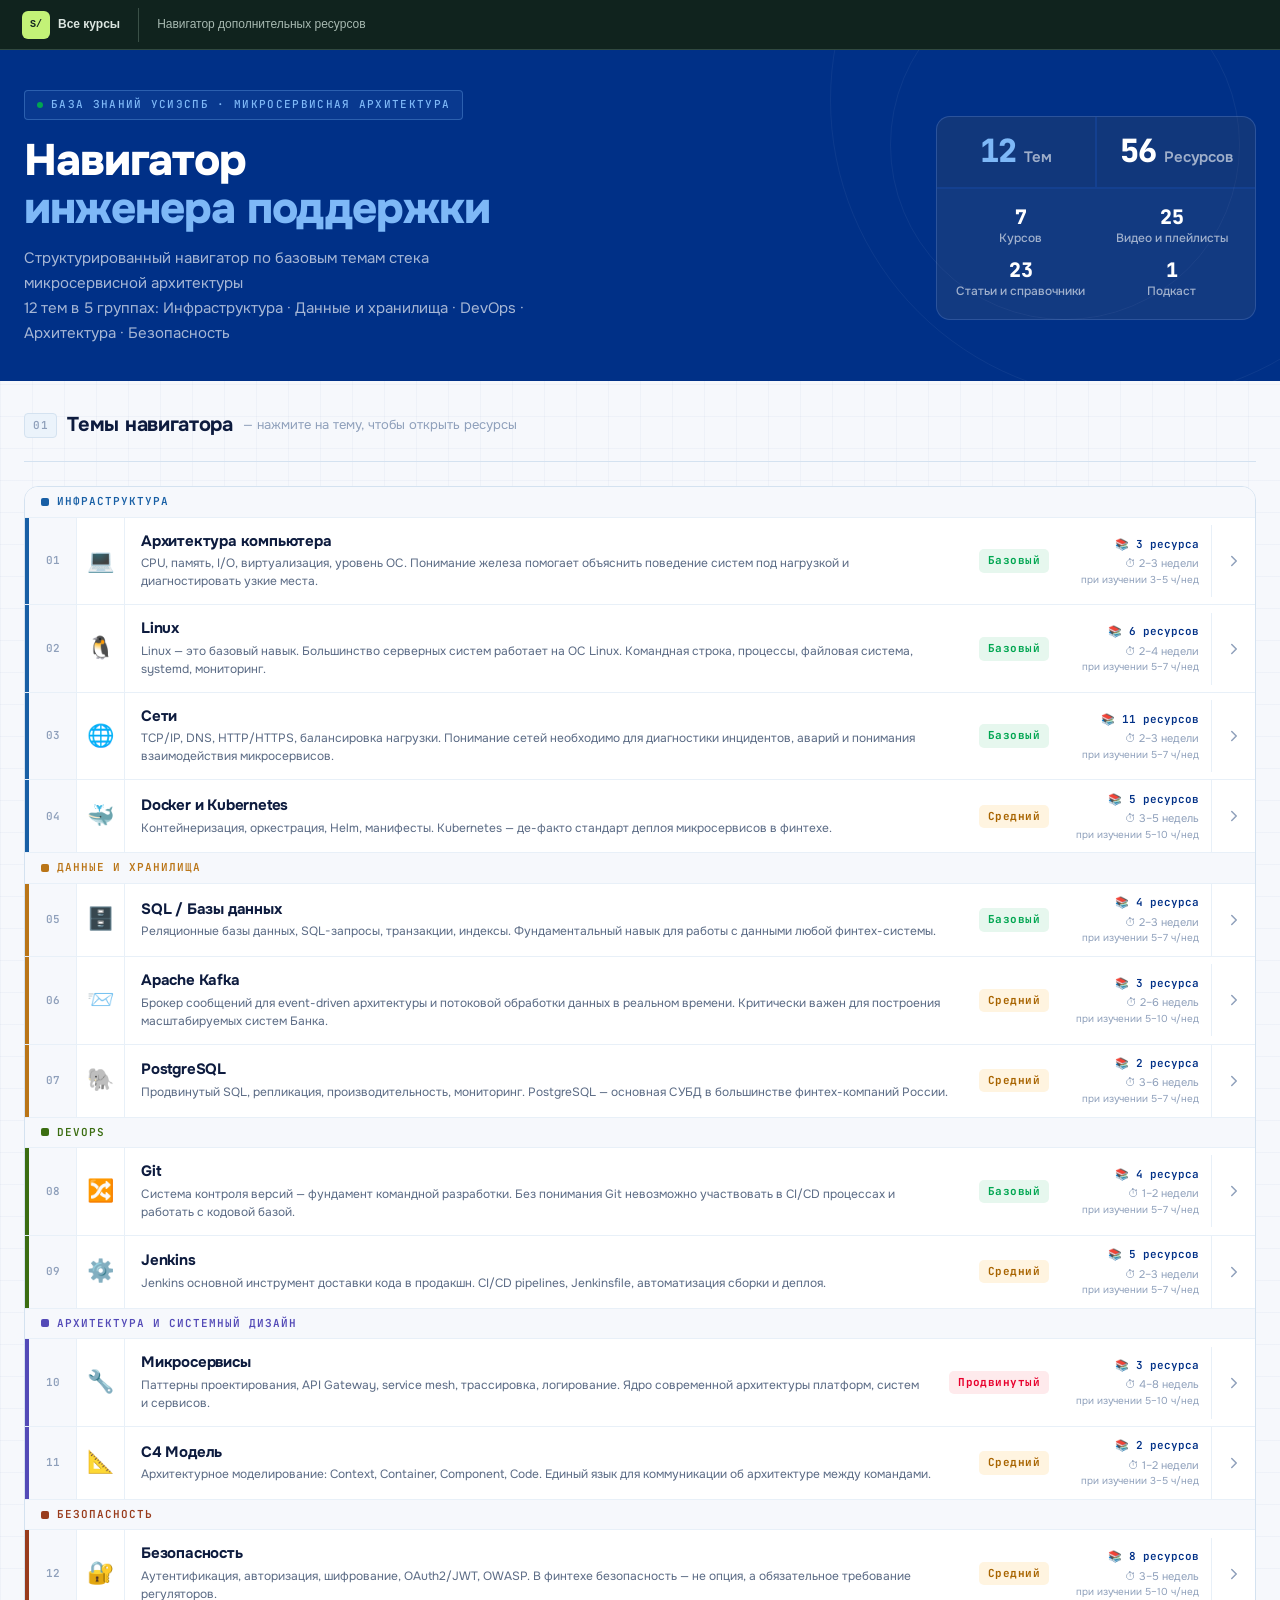
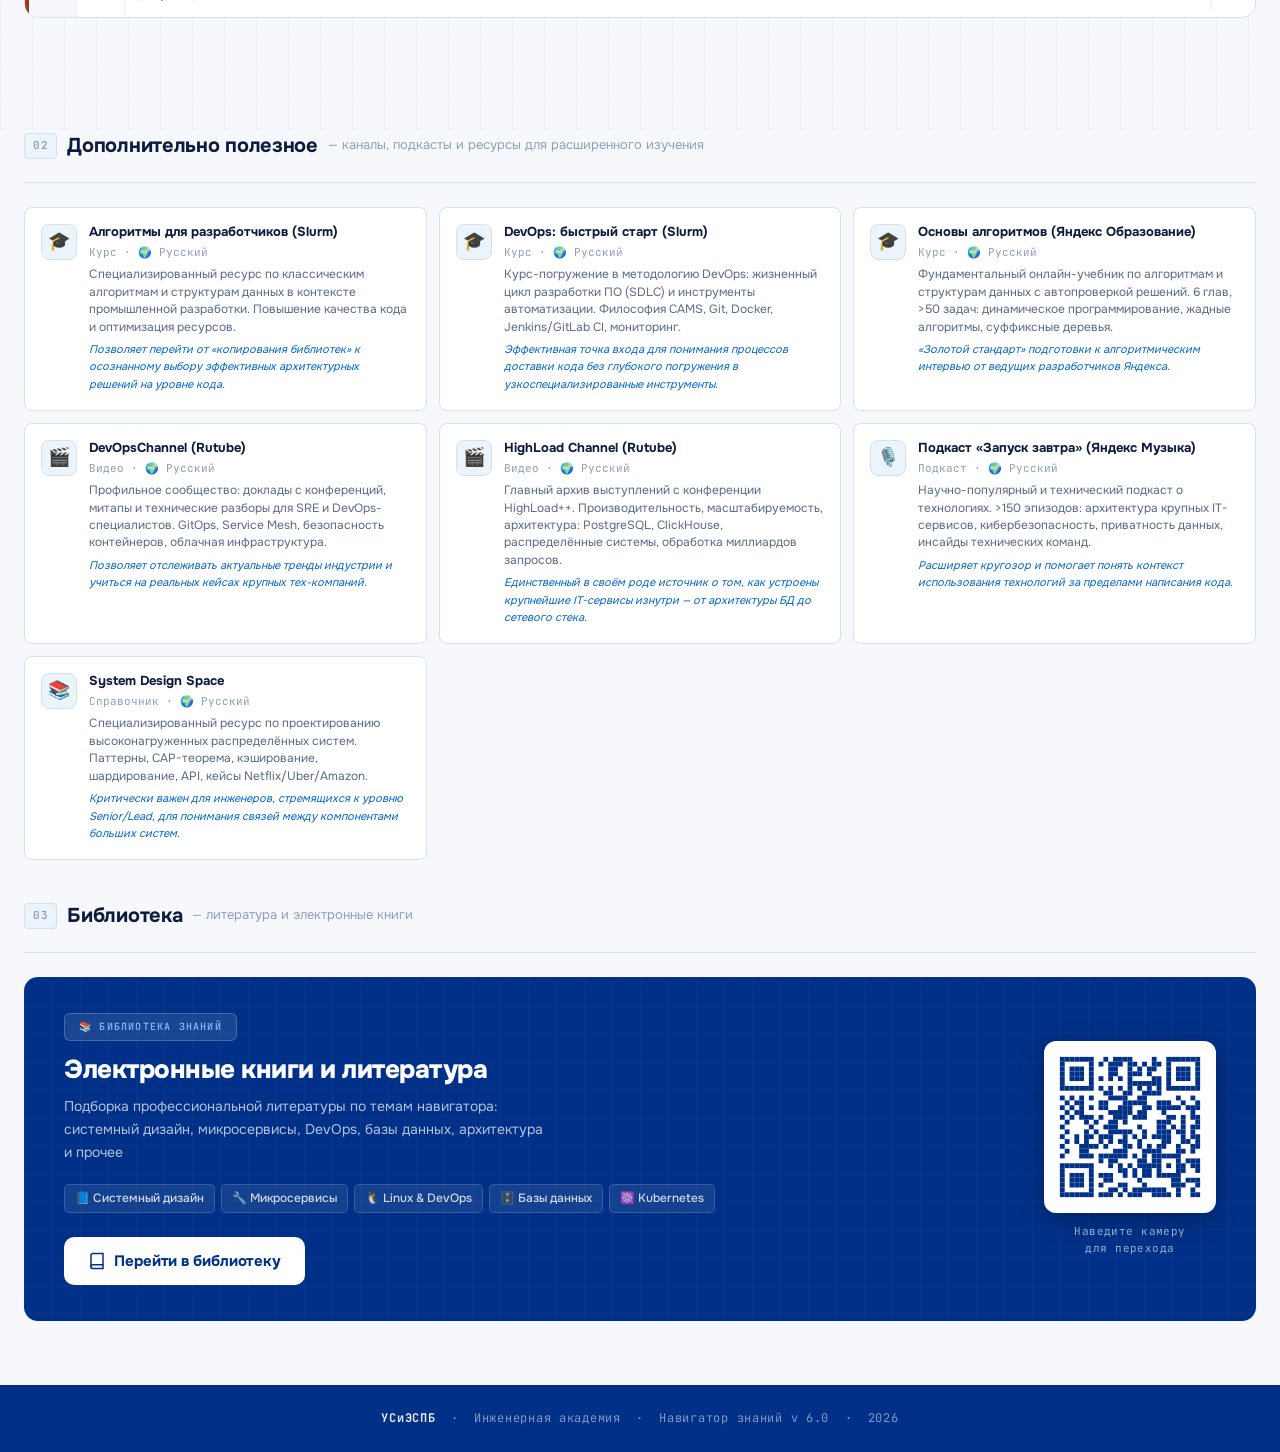
<file: knowledge_navigator_mobile.html>
<!DOCTYPE html>
<html lang="ru">
<head>
<meta charset="UTF-8">
<meta name="viewport" content="width=device-width, initial-scale=1.0, viewport-fit=cover">
<meta http-equiv="X-Content-Type-Options" content="nosniff">
<meta http-equiv="X-Frame-Options" content="DENY">
<meta name="referrer" content="strict-origin-when-cross-origin">
<title>УСиЭСПБ. Навигатор знаний инженера прикладной поддержки</title>
<link rel="preconnect" href="https://fonts.googleapis.com" crossorigin>
<link rel="preconnect" href="https://fonts.gstatic.com" crossorigin>
<link href="https://fonts.googleapis.com/css2?family=Onest:wght@300;400;500;600;700;800;900&family=JetBrains+Mono:wght@400;500;600&display=swap" rel="stylesheet">
<style>
/* ═══════════════════════════════════════════════════════════════
   НАВИГАТОР ЗНАНИЙ — Clean Responsive CSS
   Mobile-first. Tested: iOS Safari, Android Chrome, Windows Chrome/Edge/Firefox
   Breakpoints: 480 / 640 / 768 / 1024 / 1360
   ═══════════════════════════════════════════════════════════════ */

/* ── RESET ───────────────────────────────────────────────────── */
*, *::before, *::after { box-sizing: border-box; margin: 0; padding: 0; }
html { scroll-behavior: smooth; -webkit-text-size-adjust: 100%; text-size-adjust: 100%; }

body {
  font-family: 'Onest', sans-serif;
  background: #F6F8FC;
  color: #0D1B3E;
  font-size: 15px;
  line-height: 1.6;
  min-height: 100vh;
  background-image:
    linear-gradient(rgba(0,48,135,0.03) 1px, transparent 1px),
    linear-gradient(90deg, rgba(0,48,135,0.03) 1px, transparent 1px);
  background-size: 32px 32px;
}

/* ── SCROLLBAR ───────────────────────────────────────────────── */
::-webkit-scrollbar { width: 6px; }
::-webkit-scrollbar-track { background: #F6F8FC; }
::-webkit-scrollbar-thumb { background: #D4E2F0; border-radius: 3px; }
::-webkit-scrollbar-thumb:hover { background: #0066CC; }

/* ── HERO ────────────────────────────────────────────────────── */
.hero {
  background: #003087;
  color: #fff;
  position: relative;
  overflow: hidden;
}
.hero-bg-lines { position: absolute; inset: 0; pointer-events: none; overflow: hidden; }
.hero-bg-lines::before, .hero-bg-lines::after {
  content: ''; position: absolute; border-radius: 50%;
  border: 1px solid rgba(255,255,255,0.05);
}
.hero-bg-lines::before { width: 600px; height: 600px; right: -150px; top: -250px; }
.hero-bg-lines::after  { width: 350px; height: 350px; right: 40px; top: -80px; }

.hero-inner {
  max-width: 1360px;
  margin: 0 auto;
  padding: 48px 32px 44px;
  display: -webkit-flex; display: flex;
  -webkit-flex-direction: row; flex-direction: row;
  -webkit-flex-wrap: wrap; flex-wrap: wrap;
  gap: 40px;
  -webkit-align-items: center; align-items: center;
  position: relative;
}
.hero-content { -webkit-flex: 1 1 340px; flex: 1 1 340px; min-width: 0; }

@keyframes pulse-dot { 0%,100%{opacity:1;transform:scale(1)} 50%{opacity:.5;transform:scale(.8)} }

.hero-eyebrow {
  display: inline-flex;
  -webkit-align-items: center; align-items: center;
  gap: 8px;
  font-family: 'JetBrains Mono', monospace;
  font-size: 11px; font-weight: 500;
  letter-spacing: 0.12em; text-transform: uppercase;
  color: #7eb8f7;
  margin-bottom: 16px; padding: 5px 12px;
  border: 1px solid rgba(126,184,247,0.3);
  border-radius: 4px; background: rgba(126,184,247,0.07);
}
.hero-eyebrow::before {
  content: ''; display: inline-block;
  width: 6px; height: 6px; border-radius: 50%;
  background: #00A651; animation: pulse-dot 2s infinite;
}

.hero h1 {
  font-size: clamp(24px, 4vw, 44px);
  font-weight: 800; letter-spacing: -1px; line-height: 1.1;
  margin-bottom: 14px;
}
.hero h1 span { color: #7eb8f7; }
.hero-sub {
  font-size: 15px; color: rgba(255,255,255,0.65);
  max-width: 520px; line-height: 1.65; font-weight: 400;
}

.hero-stats {
  -webkit-flex: 0 0 auto; flex: 0 0 auto;
  display: grid; grid-template-columns: repeat(2, 1fr);
  gap: 2px; width: 320px;
  background: rgba(255,255,255,0.08);
  border-radius: 14px; overflow: hidden;
  border: 1px solid rgba(255,255,255,0.1);
}
.hero-stat {
  padding: 18px 16px;
  background: rgba(0,0,0,0.15);
  text-align: center;
  display: -webkit-flex; display: flex;
  -webkit-align-items: baseline; align-items: baseline;
  -webkit-justify-content: center; justify-content: center;
  gap: 8px;
}
.hero-stat-num {
  font-size: 32px; font-weight: 800; line-height: 1; color: #fff;
  font-family: 'JetBrains Mono', monospace; letter-spacing: -1px;
}
.hero-stat-num.accent { color: #7eb8f7; }
.hero-stat-label { font-size: 15px; color: rgba(255,255,255,0.6); font-weight: 600; }

.hero-sub-stats {
  grid-column: 1 / -1;
  display: -webkit-flex; display: flex;
  -webkit-flex-wrap: wrap; flex-wrap: wrap;
  padding: 12px 8px; gap: 0;
  background: rgba(0,0,0,0.1);
}
.hero-sub-stat {
  -webkit-flex: 1 1 50%; flex: 1 1 50%;
  display: -webkit-flex; display: flex;
  -webkit-flex-direction: column; flex-direction: column;
  -webkit-align-items: center; align-items: center;
  -webkit-justify-content: center; justify-content: center;
  gap: 2px; font-size: 12px;
  color: rgba(255,255,255,0.6); font-weight: 500;
  padding: 6px 4px;
  text-align: center;
}
.hero-sub-stat strong {
  color: #fff; font-family: 'JetBrains Mono', monospace;
  font-size: 20px; font-weight: 800; letter-spacing: -0.5px;
  line-height: 1;
}

/* ── MAIN ────────────────────────────────────────────────────── */
.main { max-width: 1360px; margin: 0 auto; padding: 32px 32px 72px; }

/* ── SECTION HEADER ──────────────────────────────────────────── */
.section-head {
  display: -webkit-flex; display: flex;
  -webkit-align-items: center; align-items: center;
  -webkit-flex-wrap: wrap; flex-wrap: wrap;
  gap: 12px; margin-bottom: 24px;
  padding-bottom: 20px; border-bottom: 1px solid #D4E2F0;
}
.section-head-label {
  display: -webkit-flex; display: flex;
  -webkit-align-items: center; align-items: center;
  gap: 10px; -webkit-flex: 1 1 auto; flex: 1 1 auto;
  -webkit-flex-wrap: wrap; flex-wrap: wrap;
}
.section-index {
  font-family: 'JetBrains Mono', monospace; font-size: 11px; font-weight: 600;
  color: #8fa0bb; letter-spacing: 0.06em;
  background: #EBF3FB; padding: 3px 8px;
  border-radius: 4px; border: 1px solid #D4E2F0;
  white-space: nowrap;
}
.section-title { font-size: 20px; font-weight: 700; color: #0D1B3E; letter-spacing: -0.3px; }
.section-hint { font-size: 13px; color: #8fa0bb; font-weight: 400; }
.section-controls { display: -webkit-flex; display: flex; gap: 6px; -webkit-align-items: center; align-items: center; }

.ctrl-btn, .extra-toggle-btn {
  display: inline-flex; -webkit-align-items: center; align-items: center;
  gap: 5px; font-size: 12px; font-weight: 600;
  font-family: 'JetBrains Mono', monospace; color: #8fa0bb;
  background: transparent; border: 1.5px solid #D4E2F0;
  border-radius: 6px; padding: 6px 12px;
  cursor: pointer; white-space: nowrap;
  -webkit-transition: 0.22s; transition: 0.22s; min-height: 36px;
}
.ctrl-btn:hover, .extra-toggle-btn:hover {
  border-color: #0066CC; color: #0066CC; background: #e8f1fb;
}

/* ── TOPICS GRID (container) ─────────────────────────────────── */
.topics-grid {
  display: -webkit-flex; display: flex;
  -webkit-flex-direction: column; flex-direction: column;
  gap: 0; margin-bottom: 48px;
  border: 1px solid #D4E2F0; border-radius: 14px;
  overflow: hidden; background: #FFFFFF;
}

/* ── GROUP SEPARATOR ─────────────────────────────────────────── */
.group-separator {
  display: -webkit-flex; display: flex;
  -webkit-align-items: center; align-items: center;
  gap: 8px; padding: 6px 20px 6px 16px;
  background: #F6F8FC; border-bottom: 1px solid #e8f0f8;
  font-family: 'JetBrains Mono', monospace;
  font-size: 11px; font-weight: 600;
  letter-spacing: 0.09em; text-transform: uppercase;
}
.group-separator-dot {
  width: 8px; height: 8px; border-radius: 2px;
  -webkit-flex-shrink: 0; flex-shrink: 0;
}

/* ── TOPIC CARD (details/summary) ────────────────────────────── */
details.topic-card {
  border-bottom: 1px solid #e8f0f8;
  position: relative;
}
details.topic-card:last-child { border-bottom: none; }

/* Color stripe */
details.topic-card::before {
  content: ''; position: absolute;
  left: 0; top: 0; bottom: 0; width: 4px; z-index: 1;
  pointer-events: none;
}
details.topic-card[data-group="infra"]::before    { background: #185fa5; }
details.topic-card[data-group="data"]::before     { background: #ba7517; }
details.topic-card[data-group="devops"]::before   { background: #3b6d11; }
details.topic-card[data-group="arch"]::before     { background: #534ab7; }
details.topic-card[data-group="security"]::before { background: #993c1d; }

details.topic-card > summary {
  display: grid;
  grid-template-columns: 48px 48px 1fr auto 150px 44px;
  -webkit-align-items: center; align-items: center;
  min-height: 72px; cursor: pointer;
  list-style: none; -webkit-user-select: none; user-select: none;
  -webkit-transition: background 0.2s; transition: background 0.2s;
  padding-left: 4px; /* offset for stripe */
}
details.topic-card > summary::-webkit-details-marker { display: none; }
details.topic-card > summary::marker { display: none; }
details.topic-card > summary:hover { background: #EBF3FB; }
details.topic-card[open] > summary {
  background: linear-gradient(90deg, rgba(0,102,204,0.05) 0%, transparent 60%);
}

.topic-card-num {
  display: -webkit-flex; display: flex;
  -webkit-align-items: center; align-items: center;
  -webkit-justify-content: center; justify-content: center;
  height: 100%; min-height: 72px;
  font-family: 'JetBrains Mono', monospace;
  font-size: 11px; font-weight: 600; color: #8fa0bb;
  border-right: 1px solid #e8f0f8; background: #F6F8FC;
}
details.topic-card[open] .topic-card-num { color: #0066CC; background: #e8f1fb; }

.topic-icon-cell {
  display: -webkit-flex; display: flex;
  -webkit-align-items: center; align-items: center;
  -webkit-justify-content: center; justify-content: center;
  height: 100%; min-height: 72px;
  font-size: 22px; border-right: 1px solid #e8f0f8;
}
.topic-main { padding: 14px 16px; min-width: 0; }
.topic-name { font-size: 15px; font-weight: 700; color: #0D1B3E; letter-spacing: -0.2px; line-height: 1.3; }
.topic-desc { font-size: 12px; color: #5A6A84; line-height: 1.5; margin-top: 3px; }

.topic-badge-cell {
  padding: 0 12px;
  display: -webkit-flex; display: flex;
  -webkit-align-items: center; align-items: center;
}
.badge {
  display: inline-flex; -webkit-align-items: center; align-items: center;
  gap: 4px; font-size: 11px; font-weight: 700;
  padding: 3px 9px; border-radius: 5px;
  letter-spacing: 0.04em; font-family: 'JetBrains Mono', monospace;
  white-space: nowrap;
}
.badge-basic   { background: #e6f7ee; color: #00A651; }
.badge-mid     { background: #fff4e0; color: #a86400; }
.badge-advanced{ background: #feeaec; color: #E8002D; }

.topic-meta-cell {
  padding: 0 12px 0 0;
  display: -webkit-flex; display: flex;
  -webkit-flex-direction: column; flex-direction: column;
  gap: 3px; -webkit-align-items: flex-end; align-items: flex-end;
  min-width: 0;
}
.topic-res-count {
  font-family: 'JetBrains Mono', monospace; font-size: 11px;
  font-weight: 600; color: #003087; white-space: nowrap;
}
.topic-time { font-size: 11px; color: #8fa0bb; white-space: nowrap; text-align: right; line-height: 1.4; }

.topic-chevron {
  display: -webkit-flex; display: flex;
  -webkit-align-items: center; align-items: center;
  -webkit-justify-content: center; justify-content: center;
  min-height: 72px; border-left: 1px solid #e8f0f8;
  width: 44px;
}
.topic-chevron svg { color: #8fa0bb; -webkit-transition: -webkit-transform 0.25s; transition: transform 0.25s; }
details.topic-card[open] .topic-chevron svg { -webkit-transform: rotate(90deg); transform: rotate(90deg); color: #0066CC; }

/* ── DETAIL PANEL ────────────────────────────────────────────── */
.detail-panel {
  background: #FFFFFF;
  border-top: 2px solid #0066CC;
  animation: expandDown 0.25s ease;
}
@keyframes expandDown { from { opacity: 0; transform: translateY(-6px); } to { opacity: 1; transform: translateY(0); } }

.detail-header {
  background: linear-gradient(105deg, #003087 0%, #004bb5 50%, #1d6abf 100%);
  color: #fff;
  padding: 20px 24px;
  display: -webkit-flex; display: flex;
  -webkit-flex-direction: row; flex-direction: row;
  -webkit-flex-wrap: wrap; flex-wrap: wrap;
  gap: 16px; -webkit-align-items: center; align-items: center;
  position: relative; overflow: hidden;
}
.detail-header::after {
  content: ''; position: absolute; right: -40px; top: -40px;
  width: 160px; height: 160px; border-radius: 50%;
  background: rgba(255,255,255,0.04); pointer-events: none;
}

.detail-icon-wrap {
  width: 52px; height: 52px; border-radius: 12px;
  background: rgba(255,255,255,0.12); border: 1px solid rgba(255,255,255,0.2);
  display: -webkit-flex; display: flex;
  -webkit-align-items: center; align-items: center;
  -webkit-justify-content: center; justify-content: center;
  font-size: 26px; -webkit-flex-shrink: 0; flex-shrink: 0;
}
.detail-title { font-size: 20px; font-weight: 800; letter-spacing: -0.4px; line-height: 1.2; }
.detail-meta {
  margin-top: 5px;
  display: -webkit-flex; display: flex;
  -webkit-flex-wrap: wrap; flex-wrap: wrap;
  gap: 10px; font-size: 12px; color: rgba(255,255,255,0.65);
  font-family: 'JetBrains Mono', monospace;
}
.detail-meta span { display: inline-flex; -webkit-align-items: center; align-items: center; gap: 4px; }
.badge-detail-overlay {
  background: rgba(255,255,255,0.15) !important;
  color: rgba(255,255,255,0.9) !important;
  border: none !important;
}

.detail-body { padding: 24px; }
.detail-description {
  font-size: 14px; color: #5A6A84; line-height: 1.65;
  padding: 14px 18px;
  background: #e8f1fb;
  border-left: 3px solid #0066CC;
  border-radius: 0 8px 8px 0;
  margin-bottom: 20px;
}

.key-concepts { margin-bottom: 24px; }
.concepts-label {
  font-size: 10px; font-weight: 700; text-transform: uppercase;
  letter-spacing: 0.12em; color: #8fa0bb;
  font-family: 'JetBrains Mono', monospace; margin-bottom: 10px;
}
.concepts-list { display: -webkit-flex; display: flex; -webkit-flex-wrap: wrap; flex-wrap: wrap; gap: 6px; }
.concept-tag {
  background: transparent; border: 1px solid #D4E2F0;
  border-radius: 5px; padding: 3px 10px;
  font-size: 12px; font-family: 'JetBrains Mono', monospace;
  font-weight: 500; color: #5A6A84;
}

.resources-section-label {
  font-size: 10px; font-weight: 700; text-transform: uppercase;
  letter-spacing: 0.12em; color: #8fa0bb;
  font-family: 'JetBrains Mono', monospace; margin-bottom: 14px;
}

/* ── RESOURCES GRID ──────────────────────────────────────────── */
.resources-grid { display: grid; grid-template-columns: 1fr; gap: 12px; }

/* ── RESOURCE CARD ───────────────────────────────────────────── */
.resource-card {
  border: 1px solid #D4E2F0; border-radius: 8px;
  background: #F6F8FC; overflow: hidden;
  display: -webkit-flex; display: flex;
  -webkit-flex-direction: column; flex-direction: column;
}
.resource-card-top {
  display: -webkit-flex; display: flex;
  -webkit-align-items: flex-start; align-items: flex-start;
  gap: 14px; padding: 16px 18px 12px;
  background: #FFFFFF; border-bottom: 1px solid #e8f0f8;
}
.res-type-icon {
  width: 40px; height: 40px; border-radius: 9px;
  background: #EBF3FB; border: 1px solid #D4E2F0;
  display: -webkit-flex; display: flex;
  -webkit-align-items: center; align-items: center;
  -webkit-justify-content: center; justify-content: center;
  font-size: 20px; -webkit-flex-shrink: 0; flex-shrink: 0;
}
.res-title {
  font-size: 14px; font-weight: 700; color: #0D1B3E;
  line-height: 1.35; margin-bottom: 6px; letter-spacing: -0.1px;
}
.res-meta { display: -webkit-flex; display: flex; -webkit-flex-wrap: wrap; flex-wrap: wrap; gap: 4px; }
.res-meta span {
  font-size: 11px; font-weight: 500;
  font-family: 'JetBrains Mono', monospace; color: #8fa0bb;
  background: #F6F8FC; padding: 2px 7px;
  border-radius: 4px; border: 1px solid #D4E2F0;
  word-break: keep-all;
}

.res-body {
  padding: 14px 18px 16px;
  display: -webkit-flex; display: flex;
  -webkit-flex-direction: column; flex-direction: column;
  gap: 10px; -webkit-flex: 1; flex: 1;
}
.res-summary { font-size: 13px; color: #5A6A84; line-height: 1.6; }
.res-points { list-style: none; display: -webkit-flex; display: flex; -webkit-flex-direction: column; flex-direction: column; gap: 5px; }
.res-points li {
  font-size: 13px; color: #5A6A84;
  display: -webkit-flex; display: flex;
  gap: 8px; -webkit-align-items: flex-start; align-items: flex-start; line-height: 1.5;
}
.res-points li::before {
  content: '›'; color: #0066CC; font-weight: 700;
  -webkit-flex-shrink: 0; flex-shrink: 0; font-size: 16px; line-height: 1.2;
}
.res-why {
  font-size: 12px; color: #8fa0bb;
  border-top: 1px solid #e8f0f8;
  padding-top: 10px; font-style: italic;
}
.res-why strong { color: #0066CC; font-style: normal; font-weight: 600; }

.res-link {
  display: inline-flex; -webkit-align-items: center; align-items: center;
  gap: 6px; background: #003087; color: #fff;
  border: none; border-radius: 8px; padding: 9px 16px;
  font-family: 'Onest', sans-serif; font-size: 13px; font-weight: 600;
  text-decoration: none; cursor: pointer;
  -webkit-transition: 0.2s; transition: 0.2s;
  -webkit-align-self: flex-start; align-self: flex-start;
  margin-top: auto; white-space: nowrap;
}
.res-link:hover { background: #0066CC; }
.res-links-multi { display: -webkit-flex; display: flex; -webkit-flex-wrap: wrap; flex-wrap: wrap; gap: 6px; margin-top: 12px; }
.res-link-part { font-size: 12px; padding: 6px 12px; }

/* ── NO RESULTS ──────────────────────────────────────────────── */
.no-results { display: none; text-align: center; padding: 64px 24px; color: #5A6A84; }
.no-results.show { display: block; }
.no-results-icon { font-size: 48px; margin-bottom: 14px; opacity: 0.5; }

/* ── EXTRA SECTION ───────────────────────────────────────────── */
.extra-section-wrap { background: #F6F8FC; padding-bottom: 8px; }
.extra-section-inner { max-width: 1360px; margin: 0 auto; padding: 0 32px; }

.extra-grid { display: grid; grid-template-columns: repeat(3, 1fr); gap: 12px; margin-bottom: 32px; }
.extra-grid.open { display: grid; }

.extra-card {
  background: #FFFFFF; border: 1px solid #D4E2F0;
  border-radius: 8px; padding: 16px;
  display: -webkit-flex; display: flex;
  -webkit-align-items: flex-start; align-items: flex-start;
  gap: 12px; text-decoration: none; color: inherit;
  -webkit-transition: 0.2s; transition: 0.2s;
}
.extra-card:hover { border-color: #0066CC; box-shadow: 0 4px 16px rgba(0,102,204,0.08); }
.extra-card-icon {
  width: 36px; height: 36px; border-radius: 8px;
  background: #EBF3FB; border: 1px solid #D4E2F0;
  display: -webkit-flex; display: flex;
  -webkit-align-items: center; align-items: center;
  -webkit-justify-content: center; justify-content: center;
  font-size: 18px; -webkit-flex-shrink: 0; flex-shrink: 0;
}
.extra-card-body { -webkit-flex: 1; flex: 1; min-width: 0; }
.extra-card-title { font-size: 13px; font-weight: 700; color: #0D1B3E; margin-bottom: 3px; line-height: 1.3; }
.extra-card-meta { font-size: 11px; font-family: 'JetBrains Mono', monospace; color: #8fa0bb; margin-bottom: 5px; }
.extra-card-summary { font-size: 12px; color: #5A6A84; line-height: 1.45; }
.extra-card-why { font-size: 11px; color: #0066CC; margin-top: 5px; font-style: italic; }

/* ── LIBRARY SECTION ─────────────────────────────────────────── */
.library-section-wrap { background: #F6F8FC; padding-bottom: 64px; }
.library-section-inner { max-width: 1360px; margin: 0 auto; padding: 0 32px; }

.library-card {
  background: #003087; border-radius: 14px;
  padding: 36px 40px;
  display: -webkit-flex; display: flex;
  -webkit-flex-direction: row; flex-direction: row;
  -webkit-flex-wrap: wrap; flex-wrap: wrap;
  gap: 40px; -webkit-align-items: center; align-items: center;
  color: #fff; position: relative; overflow: hidden;
}
.library-card::before {
  content: ''; position: absolute; inset: 0;
  background-image: linear-gradient(rgba(255,255,255,0.03) 1px, transparent 1px),
    linear-gradient(90deg, rgba(255,255,255,0.03) 1px, transparent 1px);
  background-size: 28px 28px; pointer-events: none;
}
.library-text { -webkit-flex: 1 1 300px; flex: 1 1 300px; position: relative; z-index: 1; }
.library-badge {
  display: inline-flex; -webkit-align-items: center; align-items: center;
  gap: 6px; background: rgba(255,255,255,0.1);
  border: 1px solid rgba(255,255,255,0.2); border-radius: 6px;
  padding: 5px 14px; font-family: 'JetBrains Mono', monospace;
  font-size: 10px; font-weight: 600; letter-spacing: 0.12em;
  text-transform: uppercase; color: #7eb8f7; margin-bottom: 14px;
}
.library-title { font-size: 26px; font-weight: 800; letter-spacing: -0.5px; line-height: 1.15; margin-bottom: 10px; }
.library-desc { font-size: 14px; color: rgba(255,255,255,0.7); line-height: 1.65; margin-bottom: 20px; max-width: 480px; }
.library-tags { display: -webkit-flex; display: flex; -webkit-flex-wrap: wrap; flex-wrap: wrap; gap: 6px; margin-bottom: 24px; }
.library-tag {
  background: rgba(255,255,255,0.08); border: 1px solid rgba(255,255,255,0.15);
  border-radius: 5px; padding: 4px 10px; font-size: 12px;
  font-weight: 500; color: rgba(255,255,255,0.8);
}
.library-btn {
  display: inline-flex; -webkit-align-items: center; align-items: center;
  gap: 8px; background: #fff; color: #003087;
  border: none; border-radius: 10px; padding: 12px 24px;
  font-family: 'Onest', sans-serif; font-size: 15px; font-weight: 700;
  text-decoration: none; cursor: pointer;
  -webkit-transition: 0.2s; transition: 0.2s; letter-spacing: -0.1px;
}
.library-btn:hover { box-shadow: 0 8px 24px rgba(0,0,0,0.2); }

.library-qr-block {
  display: -webkit-flex; display: flex;
  -webkit-flex-direction: column; flex-direction: column;
  -webkit-align-items: center; align-items: center;
  gap: 10px; -webkit-flex-shrink: 0; flex-shrink: 0;
  position: relative; z-index: 1;
}
.library-qr-frame {
  background: #fff; border-radius: 12px;
  padding: 12px; box-shadow: 0 6px 24px rgba(0,0,0,0.25);
}
.library-qr-canvas { display: block; }
.library-qr-label {
  font-size: 11px; font-family: 'JetBrains Mono', monospace;
  color: rgba(255,255,255,0.6); text-align: center;
  line-height: 1.5; letter-spacing: 0.04em;
}

/* ── FOOTER ──────────────────────────────────────────────────── */
footer {
  background: #003087; color: rgba(255,255,255,0.5);
  text-align: center; padding: 24px;
  font-size: 12px; font-family: 'JetBrains Mono', monospace;
  letter-spacing: 0.06em;
}
footer strong { color: rgba(255,255,255,0.9); }

.section-head-clickable { cursor: pointer; -webkit-user-select: none; user-select: none; }

/* ═══════════════════════════════════════════════════════════════
   RESPONSIVE — Mobile first
   ═══════════════════════════════════════════════════════════════ */

/* ── ≤ 1359px desktop ────────────────────────────────────────── */
@media (max-width: 1359px) {
  .hero-inner { padding: 40px 24px 36px; }
  .main { padding: 28px 24px 64px; }
  .extra-section-inner, .library-section-inner { padding: 0 24px; }
}

/* ── ≤ 1100px: hero stats wrap ───────────────────────────────── */
@media (max-width: 1100px) {
  .hero-stats { width: 100%; }
  .hero-sub-stats { -webkit-flex-wrap: nowrap; flex-wrap: nowrap; }
  .hero-sub-stat { -webkit-flex: 1 1 0; flex: 1 1 0; }
}

/* ── ≤ 1024px: 2-column resources, topic card narrower ──────── */
@media (max-width: 1024px) {
  .resources-grid { grid-template-columns: 1fr; }
  details.topic-card > summary {
    grid-template-columns: 44px 44px 1fr auto 44px;
  }
  .topic-badge-cell { display: none; }
  .extra-grid { grid-template-columns: repeat(2, 1fr); }
}

/* ── ≤ 768px: tablet ─────────────────────────────────────────── */
@media (max-width: 768px) {
  .hero-inner { padding: 28px 16px 24px; gap: 24px; }
  .hero-sub { font-size: 14px; }
  .hero-stats { width: 100%; border-radius: 10px; }
  .hero-sub-stats { -webkit-flex-wrap: wrap; flex-wrap: wrap; }
  .hero-sub-stat { -webkit-flex: 1 1 50%; flex: 1 1 50%; padding: 6px 4px; }

  .main { padding: 20px 16px 56px; }
  .extra-section-inner, .library-section-inner { padding: 0 16px; }
  .section-hint { display: none; }
  .section-title { font-size: 17px; }

  details.topic-card > summary {
    grid-template-columns: 40px 44px 1fr 40px;
  }
  .topic-badge-cell, .topic-meta-cell { display: none; }

  .detail-header { padding: 16px; gap: 12px; }
  .detail-icon-wrap { width: 44px; height: 44px; font-size: 22px; }
  .detail-title { font-size: 17px; }
  .detail-body { padding: 16px; }
  .detail-description { font-size: 13px; padding: 12px 14px; }

  .resource-card-top { padding: 14px 14px 10px; gap: 10px; }
  .res-type-icon { width: 36px; height: 36px; font-size: 18px; }
  .res-title { font-size: 13px; }
  .res-body { padding: 12px 14px 14px; gap: 8px; }
  .res-summary { font-size: 12px; }
  .res-points li { font-size: 12px; }
  .res-link { font-size: 12px; padding: 8px 14px; width: 100%; -webkit-justify-content: center; justify-content: center; }
  .res-link-part { width: 100%; text-align: center; -webkit-justify-content: center; justify-content: center; }
  .res-links-multi { -webkit-flex-direction: column; flex-direction: column; }

  .library-card { padding: 24px 20px; gap: 24px; border-radius: 10px; }
  .library-title { font-size: 22px; }
  .library-btn { width: 100%; -webkit-justify-content: center; justify-content: center; font-size: 14px; }

  .extra-grid { grid-template-columns: 1fr; }
}

/* ── ≤ 480px: small phone ────────────────────────────────────── */
@media (max-width: 480px) {
  .hero h1 { font-size: 26px; letter-spacing: -0.5px; }
  .hero-eyebrow { font-size: 10px; padding: 4px 8px; }
  .hero-stat { padding: 14px 10px; }
  .hero-stat-num { font-size: 26px; }
  .hero-stat-label { font-size: 13px; }

  details.topic-card > summary {
    grid-template-columns: 34px 40px 1fr 38px;
    min-height: 62px;
  }
  .topic-card-num { font-size: 10px; min-height: 62px; }
  .topic-icon-cell { font-size: 18px; min-height: 62px; }
  .topic-main { padding: 10px 12px; }
  .topic-name { font-size: 13px; }
  .topic-desc { font-size: 11px; }
  .topic-chevron { width: 38px; min-height: 62px; }

  .detail-title { font-size: 15px; }
  .detail-meta { font-size: 11px; gap: 6px; }
  .detail-body { padding: 12px; }
  .detail-description { padding: 10px 12px; }
  .concept-tag { font-size: 11px; padding: 3px 8px; }

  .res-meta span { font-size: 10px; padding: 2px 5px; }
  .res-why { font-size: 11px; }

  .library-card { padding: 20px 16px; }
  .library-title { font-size: 20px; }
  .library-desc { font-size: 13px; }
  .library-qr-frame { padding: 8px; }
  .library-qr-canvas svg { width: 120px !important; height: 120px !important; }
}

/* ── iOS safe area (notch / home bar) ───────────────────────── */
@supports (padding: env(safe-area-inset-bottom)) {
  footer { padding-bottom: calc(24px + env(safe-area-inset-bottom)); }
  @media (max-width: 768px) {
    .main { padding-left: max(16px, env(safe-area-inset-left)); padding-right: max(16px, env(safe-area-inset-right)); }
    .hero-inner { padding-left: max(16px, env(safe-area-inset-left)); padding-right: max(16px, env(safe-area-inset-right)); }
    .extra-section-inner, .library-section-inner { padding-left: max(16px, env(safe-area-inset-left)); padding-right: max(16px, env(safe-area-inset-right)); }
  }
}

/* ── Touch: larger tap targets ──────────────────────────────── */
@media (hover: none) {
  .res-link { min-height: 44px; }
}

</style>
  <link rel="stylesheet" href="course-shell.css">
</head>
<body>

<!-- HERO -->
<section class="hero">
  <div class="hero-bg-lines"></div>
  <div class="hero-inner">
    <div class="hero-content">
      <div class="hero-eyebrow">База знаний УСиЭСПБ · Микросервисная архитектура</div>
      <h1>Навигатор<br><span>инженера поддержки</span></h1>
      <p class="hero-sub">Структурированный навигатор по базовым темам стека микросервисной архитектуры<br>12 тем в 5 группах: Инфраструктура · Данные и хранилища · DevOps · Архитектура · Безопасность</p>
    </div>
    <div class="hero-stats">
      <div class="hero-stat">
        <div class="hero-stat-num accent">12</div>
        <div class="hero-stat-label">Тем</div>
      </div>
      <div class="hero-stat">
        <div class="hero-stat-num">56</div>
        <div class="hero-stat-label">Ресурсов</div>
      </div>
      <div class="hero-sub-stats">
        <div class="hero-sub-stat"><strong>7</strong><span>Курсов</span></div>
        <div class="hero-sub-stat"><strong>25</strong><span>Видео и плейлисты</span></div>
        <div class="hero-sub-stat"><strong>23</strong><span>Статьи и справочники</span></div>
        <div class="hero-sub-stat"><strong>1</strong><span>Подкаст</span></div>
      </div>
    </div>
  </div>
</section>



<!-- MAIN -->
<main class="main">
  <div class="section-head">
    <div class="section-head-label">
      <span class="section-index">01</span>
      <span class="section-title">Темы навигатора</span>
      <span class="section-hint">— нажмите на тему, чтобы открыть ресурсы</span>
    </div>

  </div>

  <div class="topics-grid" id="topicsGrid">
    <div class="group-separator"><span class="group-separator-dot" style="background:#185fa5"></span><span style="color:#185fa5">Инфраструктура</span></div><details class="topic-card" data-group="infra" data-id="computer-arch"><summary class="topic-summary"><div class="topic-card-num">01</div><div class="topic-icon-cell">💻</div><div class="topic-main"><div class="topic-name">Архитектура компьютера</div><div class="topic-desc">CPU, память, I/O, виртуализация, уровень ОС. Понимание железа помогает объяснить поведение систем под нагрузкой и диагностировать узкие места.</div></div><div class="topic-badge-cell"><span class="badge badge-basic">Базовый</span></div><div class="topic-meta-cell"><div class="topic-res-count">📚 3 ресурса</div><div class="topic-time">⏱ 2–3 недели<br><span style="font-size:10px">при изучении 3–5 ч/нед</span></div></div><div class="topic-chevron"><svg width="18" height="18" fill="none" viewBox="0 0 24 24"><path d="M9 18l6-6-6-6" stroke="currentColor" stroke-width="2" stroke-linecap="round" stroke-linejoin="round"/></svg></div></summary><div class="detail-panel" data-topic-id="computer-arch"><div class="detail-header"><div class="detail-icon-wrap">💻</div><div><div class="detail-title">Архитектура компьютера</div><div class="detail-meta"><span>⏱ 2–3 недели — при изучении 3–5 ч/нед</span><span>📚 Ресурсов: 3</span><span class="badge badge-basic badge-detail-overlay">Базовый</span></div></div></div><div class="detail-body"><div class="detail-description">CPU, память, I/O, виртуализация, уровень ОС. Понимание железа помогает объяснить поведение систем под нагрузкой и диагностировать узкие места.</div><div class="key-concepts"><div class="concepts-label">Ключевые концепции</div><div class="concepts-list"><span class="concept-tag">CPU &amp; Кэш</span><span class="concept-tag">RAM &amp; Heap</span><span class="concept-tag">Файловая система</span><span class="concept-tag">I/O &amp; Прерывания</span><span class="concept-tag">Виртуализация</span><span class="concept-tag">Ядро ОС</span><span class="concept-tag">Планировщик</span><span class="concept-tag">Системные вызовы</span></div></div><div class="resources-section-label">Ресурсы для изучения</div><div class="resources-grid"><div class="resource-card" data-type="reference"><div class="resource-card-top"><div class="res-type-icon">📚</div><div><div class="res-title">Основы компьютерных наук (Яндекс Учебник)</div><div class="res-meta"><span>🌍 Русский</span><span>⏱ 4 тематические главы</span><span>🎯 начальный</span><span>🏷️ Справочник</span></div></div></div><div class="res-body"><div class="res-summary">Базовый образовательный ресурс, объясняющий принципы работы вычислительной техники «с нуля». От двоичной логики и устройства процессора до основ клиент-серверного взаимодействия.</div><ul class="res-points"><li>Аппаратное обеспечение: эволюция компонентов, системы счисления, принципы обработки данных процессором</li><li>Системное и прикладное ПО: ОС, классификация языков программирования, устройство интернета</li><li>ИТ-процессы и инструменты: методология разработки, Git, понятие «чистого» кода</li><li>Интерактивная система проверки заданий с подсказками для закрепления теории</li></ul><div class="res-why"><strong>💡 Зачем: </strong>Эффективно устраняет пробелы в фундаментальных знаниях. Выверенный баланс между академической точностью и доступностью изложения.</div><a class="res-link" href="https://education.yandex.ru/handbook/vvedenie-v-kompiuternie-nauki" target="_blank" rel="noopener noreferrer">Открыть ресурс <svg width="13" height="13" fill="none" viewBox="0 0 24 24"><path d="M7 17L17 7M17 7H7M17 7v10" stroke="currentColor" stroke-width="2.5" stroke-linecap="round" stroke-linejoin="round"/></svg></a></div></div><div class="resource-card" data-type="video"><div class="resource-card-top"><div class="res-type-icon">🎬</div><div><div class="res-title">Как работает память компьютера (Alek OS)</div><div class="res-meta"><span>🌍 Русский</span><span>⏱ 1 видео, 19:26</span><span>🎯 начальный</span><span>🏷️ Видео</span></div></div></div><div class="res-body"><div class="res-summary">Технический обзор иерархии памяти компьютера от регистров до внешних накопителей. Способы представления данных, единицы измерения и физические ограничения адресации.</div><ul class="res-points"><li>Иерархия памяти: скорость и объём регистров, RAM и накопителей</li><li>Единицы и форматы: бит, байт, «машинное слово», кодировки (ASCII)</li><li>Лимиты адресации: разрядность процессора и максимальный объём RAM (проблема 4 ГБ в 32-бит)</li><li>Типы данных: знаковые и беззнаковые числа, работа с адресами ячеек</li></ul><div class="res-why"><strong>💡 Зачем: </strong>Фундаментальные знания о хранении данных позволяют эффективно выбирать типы переменных и понимать причины утечек памяти или переполнения буфера.</div><a class="res-link" href="https://vkvideo.ru/playlist/-209186427_1/video-209186427_456239018" target="_blank" rel="noopener noreferrer">Открыть ресурс <svg width="13" height="13" fill="none" viewBox="0 0 24 24"><path d="M7 17L17 7M17 7H7M17 7v10" stroke="currentColor" stroke-width="2.5" stroke-linecap="round" stroke-linejoin="round"/></svg></a></div></div><div class="resource-card" data-type="video"><div class="resource-card-top"><div class="res-type-icon">🎬</div><div><div class="res-title">Как работает процессор (Alek OS)</div><div class="res-meta"><span>🌍 Русский</span><span>⏱ 1 видео, 33:48</span><span>🎯 начальный → средний</span><span>🏷️ Видео</span></div></div></div><div class="res-body"><div class="res-summary">Разбор фундаментальных принципов работы CPU с фокусом на архитектуру x86/x64. Взаимодействие процессора с памятью, работа регистров и режимы исполнения программ.</div><ul class="res-points"><li>Архитектурные различия: x86, x64, AMD64 и несовместимость инструкций между семействами</li><li>Регистровая модель: регистры как сверхбыстрая память внутри CPU и иерархия обратной совместимости</li><li>Режимы работы: реальный, защищённый и длинный (Long Mode), механизмы сегментации</li><li>Управление памятью: адресация, ограничение 4 ГБ в 32-бит и виртуализация для изоляции процессов</li></ul><div class="res-why"><strong>💡 Зачем: </strong>Даёт системное понимание того, как программный код превращается в физические сигналы — критически важно для низкоуровневой оптимизации и понимания работы ОС.</div><a class="res-link" href="https://vkvideo.ru/playlist/-209186427_1/video-209186427_456239019" target="_blank" rel="noopener noreferrer">Открыть ресурс <svg width="13" height="13" fill="none" viewBox="0 0 24 24"><path d="M7 17L17 7M17 7H7M17 7v10" stroke="currentColor" stroke-width="2.5" stroke-linecap="round" stroke-linejoin="round"/></svg></a></div></div></div></div></div></details><details class="topic-card" data-group="infra" data-id="linux"><summary class="topic-summary"><div class="topic-card-num">02</div><div class="topic-icon-cell">🐧</div><div class="topic-main"><div class="topic-name">Linux</div><div class="topic-desc">Linux — это базовый навык. Большинство серверных систем работает на ОС Linux. Командная строка, процессы, файловая система, systemd, мониторинг.</div></div><div class="topic-badge-cell"><span class="badge badge-basic">Базовый</span></div><div class="topic-meta-cell"><div class="topic-res-count">📚 6 ресурсов</div><div class="topic-time">⏱ 2–4 недели<br><span style="font-size:10px">при изучении 5–7 ч/нед</span></div></div><div class="topic-chevron"><svg width="18" height="18" fill="none" viewBox="0 0 24 24"><path d="M9 18l6-6-6-6" stroke="currentColor" stroke-width="2" stroke-linecap="round" stroke-linejoin="round"/></svg></div></summary><div class="detail-panel" data-topic-id="linux"><div class="detail-header"><div class="detail-icon-wrap">🐧</div><div><div class="detail-title">Linux</div><div class="detail-meta"><span>⏱ 2–4 недели — при изучении 5–7 ч/нед</span><span>📚 Ресурсов: 6</span><span class="badge badge-basic badge-detail-overlay">Базовый</span></div></div></div><div class="detail-body"><div class="detail-description">Linux — это базовый навык. Большинство серверных систем работает на ОС Linux. Командная строка, процессы, файловая система, systemd, мониторинг.</div><div class="key-concepts"><div class="concepts-label">Ключевые концепции</div><div class="concepts-list"><span class="concept-tag">Shell &amp; Bash</span><span class="concept-tag">Process Management</span><span class="concept-tag">File System</span><span class="concept-tag">Permissions</span><span class="concept-tag">systemd</span><span class="concept-tag">Networking tools</span><span class="concept-tag">Package Management</span><span class="concept-tag">Cron &amp; Logs</span></div></div><div class="resources-section-label">Ресурсы для изучения</div><div class="resources-grid"><div class="resource-card" data-type="course"><div class="resource-card-top"><div class="res-type-icon">🎓</div><div><div class="res-title">Linux: Администрирование. Базовый уровень (Slurm)</div><div class="res-meta"><span>🌍 Русский</span><span>⏱ программа курса с модулями</span><span>🎯 начальный</span><span>🏷️ Курс</span></div></div></div><div class="res-body"><div class="res-summary">Структурированная учебная программа для подготовки младших системных администраторов. Охватывает практические навыки развёртывания и поддержки инфраструктуры в production-среде.</div><ul class="res-points"><li>Установка системы, работа с загрузчиками (GRUB) и инициализация (systemd)</li><li>Пакетные менеджеры (apt, yum) и управление зависимостями</li><li>Работа с текстовыми редакторами и потоковая обработка текста (sed, awk)</li><li>Автоматизация рутинных задач с помощью Bash-скриптов</li></ul><div class="res-why"><strong>💡 Зачем: </strong>Отраслевой стандарт подготовки инженеров. Даже программа курса служит отличным чек-листом необходимых компетенций для трудоустройства.</div><a class="res-link" href="https://slurm.io/linux-admin-base" target="_blank" rel="noopener noreferrer">Открыть ресурс <svg width="13" height="13" fill="none" viewBox="0 0 24 24"><path d="M7 17L17 7M17 7H7M17 7v10" stroke="currentColor" stroke-width="2.5" stroke-linecap="round" stroke-linejoin="round"/></svg></a></div></div><div class="resource-card" data-type="reference"><div class="resource-card-top"><div class="res-type-icon">📚</div><div><div class="res-title">Учебник по Linux (Яндекс Образование)</div><div class="res-meta"><span>🌍 Русский</span><span>⏱ многостраничный интерактивный учебник</span><span>🎯 начальный → средний</span><span>🏷️ Справочник</span></div></div></div><div class="res-body"><div class="res-summary">Академически выверенное и интерактивное пособие по Linux. Учебник сочетает теорию с практическими заданиями, проверяемыми автоматизированной системой.</div><ul class="res-points"><li>Иерархия файловой системы (FHS) и стандартные пути Linux</li><li>Глубокое погружение в Bash: переменные, циклы, регулярные выражения</li><li>Управление процессами, сигналами и фоновыми задачами</li><li>Основы виртуализации и контейнеризации через призму ОС</li></ul><div class="res-why"><strong>💡 Зачем: </strong>Один из лучших бесплатных ресурсов по качеству подачи материала. Подходит как для системного изучения с нуля, так и для закрытия пробелов у опытных разработчиков.</div><a class="res-link" href="https://education.yandex.ru/handbook/linux" target="_blank" rel="noopener noreferrer">Открыть ресурс <svg width="13" height="13" fill="none" viewBox="0 0 24 24"><path d="M7 17L17 7M17 7H7M17 7v10" stroke="currentColor" stroke-width="2.5" stroke-linecap="round" stroke-linejoin="round"/></svg></a></div></div><div class="resource-card" data-type="article"><div class="resource-card-top"><div class="res-type-icon">📄</div><div><div class="res-title">История Unix и Linux: документальный фильм (System Design Space)</div><div class="res-meta"><span>🌍 Русский / English</span><span>⏱ ~1 час видео + описание</span><span>🎯 начальный</span><span>🏷️ Статья</span></div></div></div><div class="res-body"><div class="res-summary">Ретроспектива развития Unix-подобных систем — от лабораторий Bell Labs до ядра Linux и Open Source движения. Анализируются причины доминирования POSIX-стандартов.</div><ul class="res-points"><li>Эволюция философии Unix: минимализм и модульность (Unix Philosophy)</li><li>Влияние проекта GNU и лицензии GPL на становление Linux</li><li>Коммерческие Unix-системы vs дистрибутивы Linux сообщества</li><li>Ключевые личности: Томпсон, Ритчи, Столлман, Торвальдс</li></ul><div class="res-why"><strong>💡 Зачем: </strong>Даёт понимание контекста создания инструментов, которыми инженеры пользуются сегодня. Формирует инженерное мировоззрение через призму истории стандартов.</div><a class="res-link" href="https://system-design.space/chapter/unix-linux-evolution-film" target="_blank" rel="noopener noreferrer">Открыть ресурс <svg width="13" height="13" fill="none" viewBox="0 0 24 24"><path d="M7 17L17 7M17 7H7M17 7v10" stroke="currentColor" stroke-width="2.5" stroke-linecap="round" stroke-linejoin="round"/></svg></a></div></div><div class="resource-card" data-type="article"><div class="resource-card-top"><div class="res-type-icon">📄</div><div><div class="res-title">Обзор операционной системы Linux (System Design Space)</div><div class="res-meta"><span>🌍 Русский</span><span>⏱ ~15 минут чтения</span><span>🎯 средний</span><span>🏷️ Статья</span></div></div></div><div class="res-body"><div class="res-summary">Технический обзор архитектуры Linux в контексте системного дизайна. Рассматриваются компоненты ядра, иерархия процессов и механизмы взаимодействия с аппаратным обеспечением.</div><ul class="res-points"><li>Архитектура ядра (монолитность против модульности) и пространство пользователя (userspace)</li><li>Системные вызовы (syscalls) как интерфейс взаимодействия приложений с ядром</li><li>Управление памятью: виртуализация, страницы и своппинг</li><li>Концепция «всё есть файл» и структура файловых дескрипторов</li></ul><div class="res-why"><strong>💡 Зачем: </strong>Позволяет понять, как низкоуровневые особенности ОС влияют на производительность высоконагруженных распределённых систем.</div><a class="res-link" href="https://system-design.space/chapter/linux-overview" target="_blank" rel="noopener noreferrer">Открыть ресурс <svg width="13" height="13" fill="none" viewBox="0 0 24 24"><path d="M7 17L17 7M17 7H7M17 7v10" stroke="currentColor" stroke-width="2.5" stroke-linecap="round" stroke-linejoin="round"/></svg></a></div></div><div class="resource-card" data-type="video"><div class="resource-card-top"><div class="res-type-icon">🎬</div><div><div class="res-title">Linux: системное администрирование и сетевые технологии (Rutube, Кирилл Семаев)</div><div class="res-meta"><span>🌍 Русский</span><span>⏱ 31 видео (~20–40 мин каждое)</span><span>🎯 начальный → средний</span><span>🏷️ Видео</span></div></div></div><div class="res-body"><div class="res-summary">Фундаментальный курс по администрированию Linux-систем с упором на сетевое взаимодействие и безопасность. Путь от базовых команд терминала до настройки серверных ролей и протоколов.</div><ul class="res-points"><li>Управление пользователями, правами доступа (ACL) и дисковыми подсистемами (LVM)</li><li>Настройка сетевых интерфейсов, маршрутизации и работа с брандмауэром (iptables/nftables)</li><li>Мониторинг системных ресурсов и анализ логов через стандартные утилиты</li><li>Конфигурирование базовых сервисов: SSH, DHCP, DNS</li></ul><div class="res-why"><strong>💡 Зачем: </strong>Структурированная база для системного администратора. Автор даёт глубокое понимание механик ОС, избегая поверхностного перечисления команд.</div><a class="res-link" href="https://rutube.ru/plst/1143377/" target="_blank" rel="noopener noreferrer">Открыть ресурс <svg width="13" height="13" fill="none" viewBox="0 0 24 24"><path d="M7 17L17 7M17 7H7M17 7v10" stroke="currentColor" stroke-width="2.5" stroke-linecap="round" stroke-linejoin="round"/></svg></a></div></div><div class="resource-card" data-type="video"><div class="resource-card-top"><div class="res-type-icon">🎬</div><div><div class="res-title">Linux: сети и безопасность (Rutube, Кирилл Семаев — продвинутый блок)</div><div class="res-meta"><span>🌍 Русский</span><span>⏱ 53 видео (~30–50 мин каждое)</span><span>🎯 средний → продвинутый</span><span>🏷️ Видео</span></div></div></div><div class="res-body"><div class="res-summary">Углублённое изучение сетевого стека в Linux и инструментов обеспечения информационной безопасности. Фокус на реализацию отказоустойчивых решений и глубокий траблшутинг трафика.</div><ul class="res-points"><li>Протоколы динамической маршрутизации (BGP, OSPF) и работа с Quagga/Bird</li><li>Построение VPN-туннелей (IPsec, OpenVPN) и инкапсуляция трафика</li><li>Анализ сетевых пакетов с помощью tcpdump и Wireshark в консольном режиме</li><li>Защита периметра и обнаружение вторжений (IDS/IPS)</li></ul><div class="res-why"><strong>💡 Зачем: </strong>Критически важно для инженеров, проектирующих сетевую инфраструктуру на базе Linux-серверов. Редкий контент по сложным сетевым сценариям на русском языке.</div><a class="res-link" href="https://rutube.ru/plst/1151789/" target="_blank" rel="noopener noreferrer">Открыть ресурс <svg width="13" height="13" fill="none" viewBox="0 0 24 24"><path d="M7 17L17 7M17 7H7M17 7v10" stroke="currentColor" stroke-width="2.5" stroke-linecap="round" stroke-linejoin="round"/></svg></a></div></div></div></div></div></details><details class="topic-card" data-group="infra" data-id="networks"><summary class="topic-summary"><div class="topic-card-num">03</div><div class="topic-icon-cell">🌐</div><div class="topic-main"><div class="topic-name">Сети</div><div class="topic-desc">TCP/IP, DNS, HTTP/HTTPS, балансировка нагрузки. Понимание сетей необходимо для диагностики инцидентов, аварий и понимания взаимодействия микросервисов.</div></div><div class="topic-badge-cell"><span class="badge badge-basic">Базовый</span></div><div class="topic-meta-cell"><div class="topic-res-count">📚 11 ресурсов</div><div class="topic-time">⏱ 2–3 недели<br><span style="font-size:10px">при изучении 5–7 ч/нед</span></div></div><div class="topic-chevron"><svg width="18" height="18" fill="none" viewBox="0 0 24 24"><path d="M9 18l6-6-6-6" stroke="currentColor" stroke-width="2" stroke-linecap="round" stroke-linejoin="round"/></svg></div></summary><div class="detail-panel" data-topic-id="networks"><div class="detail-header"><div class="detail-icon-wrap">🌐</div><div><div class="detail-title">Сети</div><div class="detail-meta"><span>⏱ 2–3 недели — при изучении 5–7 ч/нед</span><span>📚 Ресурсов: 11</span><span class="badge badge-basic badge-detail-overlay">Базовый</span></div></div></div><div class="detail-body"><div class="detail-description">TCP/IP, DNS, HTTP/HTTPS, балансировка нагрузки. Понимание сетей необходимо для диагностики инцидентов, аварий и понимания взаимодействия микросервисов.</div><div class="key-concepts"><div class="concepts-label">Ключевые концепции</div><div class="concepts-list"><span class="concept-tag">OSI Model</span><span class="concept-tag">TCP/IP Stack</span><span class="concept-tag">HTTP/HTTPS</span><span class="concept-tag">DNS Resolution</span><span class="concept-tag">WebSocket</span><span class="concept-tag">UDP</span><span class="concept-tag">IPv4 vs IPv6</span><span class="concept-tag">Load Balancing</span></div></div><div class="resources-section-label">Ресурсы для изучения</div><div class="resources-grid"><div class="resource-card" data-type="course"><div class="resource-card-top"><div class="res-type-icon">🎓</div><div><div class="res-title">Сети в Linux. Курс по сетевому администрированию (Slurm)</div><div class="res-meta"><span>🌍 Русский</span><span>⏱ 6 модулей, ~10.5 ч теории + ЛР</span><span>🎯 продвинутый</span><span>🏷️ Курс</span></div></div></div><div class="res-body"><div class="res-summary">Программа по превращению Linux-системы в полноценный сетевой узел или роутер. Включает разбор L2/L3 уровней, настройку сервисов (DHCP, DNS), безопасность (iptables) и VPN-решения.</div><ul class="res-points"><li>Администрирование через современные утилиты: ip, netplan, ss, tcpdump</li><li>Реализация офисного роутера: статика, NAT, DHCP и защита через Stateful Firewall</li><li>Продвинутые технологии: VLAN, LACP Bonding, STP и резервирование шлюза через VRRP</li><li>Организация удалённого доступа через WireGuard, OpenVPN и IPSec</li></ul><div class="res-why"><strong>💡 Зачем: </strong>Охватывает все аспекты сетевого инжиниринга в среде Linux: от настройки интерфейса до динамической маршрутизации (BGP).</div><a class="res-link" href="https://slurm.io/linux-networking" target="_blank" rel="noopener noreferrer">Открыть ресурс <svg width="13" height="13" fill="none" viewBox="0 0 24 24"><path d="M7 17L17 7M17 7H7M17 7v10" stroke="currentColor" stroke-width="2.5" stroke-linecap="round" stroke-linejoin="round"/></svg></a></div></div><div class="resource-card" data-type="video"><div class="resource-card-top"><div class="res-type-icon">🎬</div><div><div class="res-title">Что такое TCP/IP: Объясняем на пальцах (Listen IT)</div><div class="res-meta"><span>🌍 Русский</span><span>⏱ 1 видео, ~16 мин</span><span>🎯 начальный</span><span>🏷️ Видео</span></div></div></div><div class="res-body"><div class="res-summary">Концептуальный обзор стека протоколов TCP/IP через аналогию с почтовой службой. Разбор основ адресации, портов, сокетов и логики взаимодействия клиента с сервером.</div><ul class="res-points"><li>IP-адрес идентифицирует хост, порт — конкретное приложение на нём</li><li>Комбинация IP и порта образует сокет для установления соединения</li><li>Различия TCP (гарантированная доставка) и UDP (передача без подтверждения)</li><li>Базовая диагностика соединений с помощью утилиты netstat</li></ul><div class="res-why"><strong>💡 Зачем: </strong>Максимально упрощает порог входа в сетевые технологии. Идеально для формирования ментальной модели перед изучением глубоких инженерных спецификаций.</div><a class="res-link" href="https://vkvideo.ru/video-231669217_456239020" target="_blank" rel="noopener noreferrer">Открыть ресурс <svg width="13" height="13" fill="none" viewBox="0 0 24 24"><path d="M7 17L17 7M17 7H7M17 7v10" stroke="currentColor" stroke-width="2.5" stroke-linecap="round" stroke-linejoin="round"/></svg></a></div></div><div class="resource-card" data-type="video"><div class="resource-card-top"><div class="res-type-icon">🎬</div><div><div class="res-title">Компьютерные сети (Плейлист VK Video)</div><div class="res-meta"><span>🌍 Русский</span><span>⏱ 44 видео (~10–20 мин каждое)</span><span>🎯 средний</span><span>🏷️ Видео</span></div></div></div><div class="res-body"><div class="res-summary">Курс лекций по фундаментальным принципам работы компьютерных сетей с точки зрения системного администрирования и DevOps. Путь пакета от физического уровня до прикладных протоколов.</div><ul class="res-points"><li>Стек TCP/IP: детальный разбор инкапсуляции и прохождения трафика</li><li>Маршрутизация и коммутация: работа L2/L3 устройств в корпоративных сетях</li><li>Сетевые утилиты: диагностика производительности и отладка соединений</li><li>Безопасность: базовые принципы фильтрации трафика и работы брандмауэров</li></ul><div class="res-why"><strong>💡 Зачем: </strong>Даёт системное понимание того, как данные перемещаются между узлами — критично для траблшутинга распределённых систем.</div><a class="res-link" href="https://vkvideo.ru/playlist/-211221104_1" target="_blank" rel="noopener noreferrer">Открыть ресурс <svg width="13" height="13" fill="none" viewBox="0 0 24 24"><path d="M7 17L17 7M17 7H7M17 7v10" stroke="currentColor" stroke-width="2.5" stroke-linecap="round" stroke-linejoin="round"/></svg></a></div></div><div class="resource-card" data-type="reference"><div class="resource-card-top"><div class="res-type-icon">📚</div><div><div class="res-title">Модель OSI (System Design Space)</div><div class="res-meta"><span>🌍 Русский</span><span>⏱ ~10 мин чтения</span><span>🎯 начальный</span><span>🏷️ Справочник</span></div></div></div><div class="res-body"><div class="res-summary">Разбор семиуровневой эталонной модели взаимодействия открытых систем. Описание ответственности каждого уровня и примеров соответствующих протоколов.</div><ul class="res-points"><li>Разграничение уровней: от физического до прикладного</li><li>Процессы инкапсуляции и декапсуляции данных</li><li>Соответствие уровней OSI реальному стеку TCP/IP</li><li>Диагностика проблем по уровням (L1–L7)</li></ul><div class="res-why"><strong>💡 Зачем: </strong>Создаёт ментальную модель для классификации сетевых технологий и упрощает локализацию ошибок в системе.</div><a class="res-link" href="https://system-design.space/chapter/osi-model" target="_blank" rel="noopener noreferrer">Открыть ресурс <svg width="13" height="13" fill="none" viewBox="0 0 24 24"><path d="M7 17L17 7M17 7H7M17 7v10" stroke="currentColor" stroke-width="2.5" stroke-linecap="round" stroke-linejoin="round"/></svg></a></div></div><div class="resource-card" data-type="reference"><div class="resource-card-top"><div class="res-type-icon">📚</div><div><div class="res-title">Протокол UDP (System Design Space)</div><div class="res-meta"><span>🌍 Русский</span><span>⏱ ~8 мин чтения</span><span>🎯 начальный → средний</span><span>🏷️ Справочник</span></div></div></div><div class="res-body"><div class="res-summary">Описание протокола пользовательских датаграмм. Кейсы, где скорость передачи важнее подтверждения доставки.</div><ul class="res-points"><li>Stateless и минимальные накладные расходы на заголовки</li><li>Сценарии применения: Real-time стриминг, VoIP, онлайн-игры</li><li>Сравнение производительности с TCP в условиях нестабильного канала</li><li>Использование UDP в современных протоколах (QUIC/HTTP3)</li></ul><div class="res-why"><strong>💡 Зачем: </strong>Помогает осознанно выбирать транспортный протокол в зависимости от требований к скорости и надёжности.</div><a class="res-link" href="https://system-design.space/chapter/udp-protocol" target="_blank" rel="noopener noreferrer">Открыть ресурс <svg width="13" height="13" fill="none" viewBox="0 0 24 24"><path d="M7 17L17 7M17 7H7M17 7v10" stroke="currentColor" stroke-width="2.5" stroke-linecap="round" stroke-linejoin="round"/></svg></a></div></div><div class="resource-card" data-type="reference"><div class="resource-card-top"><div class="res-type-icon">📚</div><div><div class="res-title">Принципы компьютерных сетей (System Design Space)</div><div class="res-meta"><span>🌍 Русский</span><span>⏱ ~10–15 мин чтения</span><span>🎯 начальный → средний</span><span>🏷️ Справочник</span></div></div></div><div class="res-body"><div class="res-summary">Вводная глава учебника по системному дизайну, посвящённая сетевым фундаментам. Объясняет, почему инженеру по архитектуре необходимо знать устройство сетей.</div><ul class="res-points"><li>Топологии сетей: влияние физической структуры на отказоустойчивость</li><li>Пропускная способность vs Задержка (Latency): ключевые метрики</li><li>Масштабируемость сетевой инфраструктуры в облачных средах</li><li>Стандартизация протоколов и их совместимость</li></ul><div class="res-why"><strong>💡 Зачем: </strong>Связывает теоретические знания о сетях с практическими задачами проектирования высоконагруженных систем.</div><a class="res-link" href="https://system-design.space/chapter/computer-networks-principles-book" target="_blank" rel="noopener noreferrer">Открыть ресурс <svg width="13" height="13" fill="none" viewBox="0 0 24 24"><path d="M7 17L17 7M17 7H7M17 7v10" stroke="currentColor" stroke-width="2.5" stroke-linecap="round" stroke-linejoin="round"/></svg></a></div></div><div class="resource-card" data-type="reference"><div class="resource-card-top"><div class="res-type-icon">📚</div><div><div class="res-title">IPv4 и IPv6 (System Design Space)</div><div class="res-meta"><span>🌍 Русский</span><span>⏱ ~12 мин чтения</span><span>🎯 средний</span><span>🏷️ Справочник</span></div></div></div><div class="res-body"><div class="res-summary">Техническое сравнение двух версий протокола IP. Анализ структуры заголовков, адресного пространства и механизмов маршрутизации.</div><ul class="res-points"><li>Проблема исчерпания адресов IPv4 и методы решения (NAT, CIDR)</li><li>Преимущества IPv6: упрощённые заголовки, автоконфигурация (SLAAC), встроенная безопасность</li><li>Структура адресации и маски подсетей</li><li>Механизмы перехода и сосуществования (Dual Stack)</li></ul><div class="res-why"><strong>💡 Зачем: </strong>Необходимо для настройки сетевого окружения в Kubernetes, облачных провайдерах и при проектировании глобально распределённых сервисов.</div><a class="res-link" href="https://system-design.space/chapter/ipv4-ipv6" target="_blank" rel="noopener noreferrer">Открыть ресурс <svg width="13" height="13" fill="none" viewBox="0 0 24 24"><path d="M7 17L17 7M17 7H7M17 7v10" stroke="currentColor" stroke-width="2.5" stroke-linecap="round" stroke-linejoin="round"/></svg></a></div></div><div class="resource-card" data-type="reference"><div class="resource-card-top"><div class="res-type-icon">📚</div><div><div class="res-title">Протокол TCP (System Design Space)</div><div class="res-meta"><span>🌍 Русский</span><span>⏱ ~15 мин чтения</span><span>🎯 средний</span><span>🏷️ Справочник</span></div></div></div><div class="res-body"><div class="res-summary">Глубокий разбор протокола управления передачей данных. Фокус на обеспечении надёжности, упорядоченности и контроле целостности потока.</div><ul class="res-points"><li>Механизм Three-way handshake: установка и разрыв соединения</li><li>Управление окном (Sliding Window) и контроль перегрузок (Congestion Control)</li><li>Гарантированная доставка и повторная отправка потерянных пакетов</li><li>Флаги TCP и их роль в управлении состоянием сессии</li></ul><div class="res-why"><strong>💡 Зачем: </strong>Позволяет оптимизировать производительность приложений на транспортном уровне и понимать причины сетевых задержек.</div><a class="res-link" href="https://system-design.space/chapter/tcp-protocol" target="_blank" rel="noopener noreferrer">Открыть ресурс <svg width="13" height="13" fill="none" viewBox="0 0 24 24"><path d="M7 17L17 7M17 7H7M17 7v10" stroke="currentColor" stroke-width="2.5" stroke-linecap="round" stroke-linejoin="round"/></svg></a></div></div><div class="resource-card" data-type="reference"><div class="resource-card-top"><div class="res-type-icon">📚</div><div><div class="res-title">DNS (System Design Space)</div><div class="res-meta"><span>🌍 Русский</span><span>⏱ ~12 мин чтения</span><span>🎯 средний</span><span>🏷️ Справочник</span></div></div></div><div class="res-body"><div class="res-summary">Разбор иерархической системы доменных имён. Описание процесса резолвинга имён в IP-адреса и типов ресурсных записей.</div><ul class="res-points"><li>Рекурсивные и итеративные запросы: путь от клиента до Root-серверов</li><li>Типы записей: A, AAAA, CNAME, MX, TXT и их назначение</li><li>TTL и кэширование на разных уровнях</li><li>Безопасность DNS и балансировка нагрузки через DNS (Round Robin)</li></ul><div class="res-why"><strong>💡 Зачем: </strong>DNS — критическая точка отказа любой системы. Знание его работы необходимо для настройки Service Discovery и маршрутизации трафика.</div><a class="res-link" href="https://system-design.space/chapter/dns" target="_blank" rel="noopener noreferrer">Открыть ресурс <svg width="13" height="13" fill="none" viewBox="0 0 24 24"><path d="M7 17L17 7M17 7H7M17 7v10" stroke="currentColor" stroke-width="2.5" stroke-linecap="round" stroke-linejoin="round"/></svg></a></div></div><div class="resource-card" data-type="reference"><div class="resource-card-top"><div class="res-type-icon">📚</div><div><div class="res-title">Протокол HTTP (System Design Space)</div><div class="res-meta"><span>🌍 Русский</span><span>⏱ ~15 мин чтения</span><span>🎯 средний</span><span>🏷️ Справочник</span></div></div></div><div class="res-body"><div class="res-summary">Анализ основного протокола прикладного уровня для веба. Эволюция версий от HTTP/1.1 до HTTP/3.</div><ul class="res-points"><li>Структура запроса и ответа: методы (GET, POST и др.), заголовки и коды состояний</li><li>Механизмы кэширования и управления сессиями (Cookies, JWT)</li><li>Отличия версий: Keep-alive, мультиплексирование в HTTP/2, переход на QUIC в HTTP/3</li><li>Безопасность: работа поверх TLS (HTTPS)</li></ul><div class="res-why"><strong>💡 Зачем: </strong>Фундаментальный навык для любого разработчика и системного архитектора при проектировании API и веб-сервисов.</div><a class="res-link" href="https://system-design.space/chapter/http-protocol" target="_blank" rel="noopener noreferrer">Открыть ресурс <svg width="13" height="13" fill="none" viewBox="0 0 24 24"><path d="M7 17L17 7M17 7H7M17 7v10" stroke="currentColor" stroke-width="2.5" stroke-linecap="round" stroke-linejoin="round"/></svg></a></div></div><div class="resource-card" data-type="reference"><div class="resource-card-top"><div class="res-type-icon">📚</div><div><div class="res-title">WebSocket (System Design Space)</div><div class="res-meta"><span>🌍 Русский</span><span>⏱ ~10 мин чтения</span><span>🎯 средний</span><span>🏷️ Справочник</span></div></div></div><div class="res-body"><div class="res-summary">Описание технологии для реализации двунаправленного обмена данными в реальном времени между клиентом и сервером.</div><ul class="res-points"><li>Процесс Handshake: переключение с HTTP на WebSocket протокол</li><li>Полнодуплексная связь: отправка данных без постоянных HTTP-запросов</li><li>Поддержание соединения (Ping/Pong) и обработка разрывов</li><li>Сравнение с Long Polling и Server-Sent Events (SSE)</li></ul><div class="res-why"><strong>💡 Зачем: </strong>Необходимо для разработки интерактивных систем: чатов, панелей мониторинга и инструментов совместной работы.</div><a class="res-link" href="https://system-design.space/chapter/websocket-protocol" target="_blank" rel="noopener noreferrer">Открыть ресурс <svg width="13" height="13" fill="none" viewBox="0 0 24 24"><path d="M7 17L17 7M17 7H7M17 7v10" stroke="currentColor" stroke-width="2.5" stroke-linecap="round" stroke-linejoin="round"/></svg></a></div></div></div></div></div></details><details class="topic-card" data-group="infra" data-id="docker"><summary class="topic-summary"><div class="topic-card-num">04</div><div class="topic-icon-cell">🐳</div><div class="topic-main"><div class="topic-name">Docker и Kubernetes</div><div class="topic-desc">Контейнеризация, оркестрация, Helm, манифесты. Kubernetes — де-факто стандарт деплоя микросервисов в финтехе.</div></div><div class="topic-badge-cell"><span class="badge badge-mid">Средний</span></div><div class="topic-meta-cell"><div class="topic-res-count">📚 5 ресурсов</div><div class="topic-time">⏱ 3–5 недель<br><span style="font-size:10px">при изучении 5–10 ч/нед</span></div></div><div class="topic-chevron"><svg width="18" height="18" fill="none" viewBox="0 0 24 24"><path d="M9 18l6-6-6-6" stroke="currentColor" stroke-width="2" stroke-linecap="round" stroke-linejoin="round"/></svg></div></summary><div class="detail-panel" data-topic-id="docker"><div class="detail-header"><div class="detail-icon-wrap">🐳</div><div><div class="detail-title">Docker и Kubernetes</div><div class="detail-meta"><span>⏱ 3–5 недель — при изучении 5–10 ч/нед</span><span>📚 Ресурсов: 5</span><span class="badge badge-mid badge-detail-overlay">Средний</span></div></div></div><div class="detail-body"><div class="detail-description">Контейнеризация, оркестрация, Helm, манифесты. Kubernetes — де-факто стандарт деплоя микросервисов в финтехе.</div><div class="key-concepts"><div class="concepts-label">Ключевые концепции</div><div class="concepts-list"><span class="concept-tag">Pods, Services, Deployments</span><span class="concept-tag">Docker Images &amp; Layers</span><span class="concept-tag">Helm Charts</span><span class="concept-tag">ConfigMap &amp; Secrets</span><span class="concept-tag">Namespaces</span><span class="concept-tag">Liveness &amp; Readiness</span><span class="concept-tag">HPA</span><span class="concept-tag">PersistentVolume</span></div></div><div class="resources-section-label">Ресурсы для изучения</div><div class="resources-grid"><div class="resource-card" data-type="video"><div class="resource-card-top"><div class="res-type-icon">🎬</div><div><div class="res-title">Что такое Docker за 5 минут (Listen IT)</div><div class="res-meta"><span>🌍 Русский</span><span>⏱ 1 видео, 05:50</span><span>🎯 начальный</span><span>🏷️ Видео</span></div></div></div><div class="res-body"><div class="res-summary">Технический обзор технологии Docker: концепция контейнеризации, механизмы изоляции в Windows и Linux, фундаментальные отличия контейнеров от виртуальных машин.</div><ul class="res-points"><li>Контейнеры используют общее ядро ОС хоста — высокая плотность развёртывания и быстрый запуск vs VM</li><li>Образ Docker состоит из неизменяемых слоёв (ReadOnly), каждый слой — набор изменений файловой системы</li><li>Два режима изоляции в Windows: уровень процессов и Hyper-V (оптимизированная VM на каждый контейнер)</li><li>Воспроизводимость среды: одинаковое окружение на dev, test и prod — решение проблемы «у меня работает»</li></ul><div class="res-why"><strong>💡 Зачем: </strong>Лаконично структурирует базовые понятия Docker без лишней воды. Быстрый вход для понимания архитектурных принципов изоляции и слоистых образов в CI/CD.</div><a class="res-link" href="https://vkvideo.ru/video-231669217_456239018" target="_blank" rel="noopener noreferrer">Открыть ресурс <svg width="13" height="13" fill="none" viewBox="0 0 24 24"><path d="M7 17L17 7M17 7H7M17 7v10" stroke="currentColor" stroke-width="2.5" stroke-linecap="round" stroke-linejoin="round"/></svg></a></div></div><div class="resource-card" data-type="video"><div class="resource-card-top"><div class="res-type-icon">🎬</div><div><div class="res-title">Вечерняя школа Слёрм по Kubernetes (Slurm)</div><div class="res-meta"><span>🌍 Русский</span><span>⏱ 25 видео (~80–90 мин каждое)</span><span>🎯 начальный → средний</span><span>🏷️ Видео</span></div></div></div><div class="res-body"><div class="res-summary">Цикл видеолекций для быстрого погружения разработчиков в экосистему Cloud Native. Путь от сборки Docker-образа до настройки CI/CD пайплайнов внутри кластера.</div><ul class="res-points"><li>Архитектура Control Plane и Worker Nodes</li><li>Жизненный цикл трафика: от внешнего запроса до конкретного пода через Ingress</li><li>Основы мониторинга и сбора логов в распределённых системах</li><li>Подходы к отладке приложений непосредственно в K8s</li></ul><div class="res-why"><strong>💡 Зачем: </strong>Комплексный видеокурс с живыми демонстрациями — закрывает пробелы в понимании того, как приложение живёт внутри оркестратора.</div><a class="res-link" href="https://rutube.ru/plst/1190911/" target="_blank" rel="noopener noreferrer">Открыть ресурс <svg width="13" height="13" fill="none" viewBox="0 0 24 24"><path d="M7 17L17 7M17 7H7M17 7v10" stroke="currentColor" stroke-width="2.5" stroke-linecap="round" stroke-linejoin="round"/></svg></a></div></div><div class="resource-card" data-type="video"><div class="resource-card-top"><div class="res-type-icon">🎬</div><div><div class="res-title">Kubernetes для разработчиков. Открытая вечерняя школа (Slurm)</div><div class="res-meta"><span>🌍 Русский</span><span>⏱ 26 видео (~90 мин каждое)</span><span>🎯 средний → продвинутый</span><span>🏷️ Видео</span></div></div></div><div class="res-body"><div class="res-summary">Практико-ориентированный курс по фундаментальному освоению Kubernetes. Фокус на разработке cloud-native приложений, их конфигурации, отладке и автоматизации деплоя через CI/CD.</div><ul class="res-points"><li>Управление жизненным циклом приложений через Pod, Deployment и StatefulSet</li><li>Работа с сетевыми абстракциями (Service, Ingress) и конфигурациями (ConfigMap, Secret)</li><li>Реализация персистентного хранения данных с использованием PVC и Helm-чартов</li><li>Настройка пайплайнов в GitLab CI для автоматизированного релиза в кластер</li></ul><div class="res-why"><strong>💡 Зачем: </strong>Минимизирует зависимость разработчика от DevOps-команды: инструменты для самостоятельного дебага и развёртывания в изолированных средах (Minikube).</div><a class="res-link" href="https://rutube.ru/plst/1192791/" target="_blank" rel="noopener noreferrer">Открыть ресурс <svg width="13" height="13" fill="none" viewBox="0 0 24 24"><path d="M7 17L17 7M17 7H7M17 7v10" stroke="currentColor" stroke-width="2.5" stroke-linecap="round" stroke-linejoin="round"/></svg></a></div></div><div class="resource-card" data-type="reference"><div class="resource-card-top"><div class="res-type-icon">📚</div><div><div class="res-title">Обзор виртуализации (System Design Space)</div><div class="res-meta"><span>🌍 Русский</span><span>⏱ ~12 мин чтения</span><span>🎯 начальный → средний</span><span>🏷️ Справочник</span></div></div></div><div class="res-body"><div class="res-summary">Анализ технологий виртуализации как фундамента современной облачной инфраструктуры. Типы гипервизоров и их влияние на утилизацию аппаратных ресурсов.</div><ul class="res-points"><li>Аппаратная виртуализация vs Паравиртуализация</li><li>Классификация гипервизоров (Тип 1 и Тип 2)</li><li>Оверхед на эмуляцию оборудования и гостевые ОС</li><li>Сравнение эффективности виртуальных машин и контейнеров</li></ul><div class="res-why"><strong>💡 Зачем: </strong>Помогает архитектору обоснованно выбирать между Bare Metal, VM и контейнерами под конкретные бизнес-задачи.</div><a class="res-link" href="https://system-design.space/chapter/virtualization-overview" target="_blank" rel="noopener noreferrer">Открыть ресурс <svg width="13" height="13" fill="none" viewBox="0 0 24 24"><path d="M7 17L17 7M17 7H7M17 7v10" stroke="currentColor" stroke-width="2.5" stroke-linecap="round" stroke-linejoin="round"/></svg></a></div></div><div class="resource-card" data-type="reference"><div class="resource-card-top"><div class="res-type-icon">📚</div><div><div class="res-title">Обзор контейнеризации (System Design Space)</div><div class="res-meta"><span>🌍 Русский</span><span>⏱ ~15 мин чтения</span><span>🎯 начальный → средний</span><span>🏷️ Справочник</span></div></div></div><div class="res-body"><div class="res-summary">Технический разбор контейнеризации с точки зрения системного проектирования. Изоляция процессов на уровне ядра ОС и отличия от других методов деплоя.</div><ul class="res-points"><li>Механизмы изоляции: namespaces и cgroups в Linux</li><li>Структура образа (Images) и слоистая файловая система (UnionFS)</li><li>Преимущества переносимости и консистентности окружений</li><li>Сравнение Docker-контейнеров с альтернативными рантаймами</li></ul><div class="res-why"><strong>💡 Зачем: </strong>Даёт понимание «под капотом» — критически важно для отладки производительности и безопасности контейнеров.</div><a class="res-link" href="https://system-design.space/chapter/containerization-overview" target="_blank" rel="noopener noreferrer">Открыть ресурс <svg width="13" height="13" fill="none" viewBox="0 0 24 24"><path d="M7 17L17 7M17 7H7M17 7v10" stroke="currentColor" stroke-width="2.5" stroke-linecap="round" stroke-linejoin="round"/></svg></a></div></div></div></div></div></details><div class="group-separator"><span class="group-separator-dot" style="background:#ba7517"></span><span style="color:#ba7517">Данные и хранилища</span></div><details class="topic-card" data-group="data" data-id="sql"><summary class="topic-summary"><div class="topic-card-num">05</div><div class="topic-icon-cell">🗄️</div><div class="topic-main"><div class="topic-name">SQL / Базы данных</div><div class="topic-desc">Реляционные базы данных, SQL-запросы, транзакции, индексы. Фундаментальный навык для работы с данными любой финтех-системы.</div></div><div class="topic-badge-cell"><span class="badge badge-basic">Базовый</span></div><div class="topic-meta-cell"><div class="topic-res-count">📚 4 ресурса</div><div class="topic-time">⏱ 2–3 недели<br><span style="font-size:10px">при изучении 5–7 ч/нед</span></div></div><div class="topic-chevron"><svg width="18" height="18" fill="none" viewBox="0 0 24 24"><path d="M9 18l6-6-6-6" stroke="currentColor" stroke-width="2" stroke-linecap="round" stroke-linejoin="round"/></svg></div></summary><div class="detail-panel" data-topic-id="sql"><div class="detail-header"><div class="detail-icon-wrap">🗄️</div><div><div class="detail-title">SQL / Базы данных</div><div class="detail-meta"><span>⏱ 2–3 недели — при изучении 5–7 ч/нед</span><span>📚 Ресурсов: 4</span><span class="badge badge-basic badge-detail-overlay">Базовый</span></div></div></div><div class="detail-body"><div class="detail-description">Реляционные базы данных, SQL-запросы, транзакции, индексы. Фундаментальный навык для работы с данными любой финтех-системы.</div><div class="key-concepts"><div class="concepts-label">Ключевые концепции</div><div class="concepts-list"><span class="concept-tag">SELECT &amp; JOIN</span><span class="concept-tag">Transactions &amp; ACID</span><span class="concept-tag">Indexes</span><span class="concept-tag">Normalization</span><span class="concept-tag">Views &amp; CTEs</span><span class="concept-tag">Window Functions</span><span class="concept-tag">Database Design</span><span class="concept-tag">Query Optimization</span></div></div><div class="resources-section-label">Ресурсы для изучения</div><div class="resources-grid"><div class="resource-card" data-type="course"><div class="resource-card-top"><div class="res-type-icon">🎓</div><div><div class="res-title">Основы SQL и баз данных (Яндекс Практикум)</div><div class="res-meta"><span>🌍 Русский</span><span>⏱ текстовые модули + тренажёр, ~2–4 ч</span><span>🎯 начальный</span><span>🏷️ Курс</span></div></div></div><div class="res-body"><div class="res-summary">Бесплатный вводный курс на получение практического опыта написания запросов. Обучение построено на решении прикладных задач в интерактивном тренажёре браузера.</div><ul class="res-points"><li>Введение в реляционные БД и их отличия от других способов хранения</li><li>Написание простых и вложенных SQL-запросов</li><li>Работа с агрегатами и фильтрацией сложных выборок</li><li>Практическое применение SQL для анализа данных</li></ul><div class="res-why"><strong>💡 Зачем: </strong>Встроенный тренажёр позволяет закрепить навыки написания кода без развёртывания локальной среды.</div><a class="res-link" href="https://start.practicum.yandex/sql-database-basics/" target="_blank" rel="noopener noreferrer">Открыть ресурс <svg width="13" height="13" fill="none" viewBox="0 0 24 24"><path d="M7 17L17 7M17 7H7M17 7v10" stroke="currentColor" stroke-width="2.5" stroke-linecap="round" stroke-linejoin="round"/></svg></a></div></div><div class="resource-card" data-type="course"><div class="resource-card-top"><div class="res-type-icon">🎓</div><div><div class="res-title">Введение в SQL и работу с базой данных (Нетология)</div><div class="res-meta"><span>🌍 Русский</span><span>⏱ ~1–2 ч чтения/просмотра</span><span>🎯 начальный</span><span>🏷️ Курс</span></div></div></div><div class="res-body"><div class="res-summary">Ознакомительный ресурс о роли SQL в современной IT-разработке и аналитике. Помогает сформировать общую картину необходимых компетенций для работы с данными.</div><ul class="res-points"><li>Обзор популярных СУБД: PostgreSQL, MySQL, MS SQL</li><li>Разница между ролями разработчика БД и дата-аналитика</li><li>Основные операторы SQL и их бизнес-применение</li><li>Карьерный трек и требования индустрии к специалистам по данным</li></ul><div class="res-why"><strong>💡 Зачем: </strong>Позволяет структурировать знания о рынке баз данных и определить вектор дальнейшего глубокого обучения.</div><a class="res-link" href="https://netology.ru/programs/vvedenie-v-sql-i-rabotu-s-bazoi-dannih#/" target="_blank" rel="noopener noreferrer">Открыть ресурс <svg width="13" height="13" fill="none" viewBox="0 0 24 24"><path d="M7 17L17 7M17 7H7M17 7v10" stroke="currentColor" stroke-width="2.5" stroke-linecap="round" stroke-linejoin="round"/></svg></a></div></div><div class="resource-card" data-type="video"><div class="resource-card-top"><div class="res-type-icon">🎬</div><div><div class="res-title">Что такое SQL и реляционные базы данных (Listen IT)</div><div class="res-meta"><span>🌍 Русский</span><span>⏱ 1 видео, 13:12</span><span>🎯 начальный</span><span>🏷️ Видео</span></div></div></div><div class="res-body"><div class="res-summary">Аудиовизуальный конспект об основах SQL для быстрого погружения в терминологию. Роль SQL в бэкенд-разработке и аналитике данных.</div><ul class="res-points"><li>Различия между SQL и языками общего назначения</li><li>Реляционная модель: атрибуты, кортежи, ключи (Primary/Foreign)</li><li>Классификация операторов: DDL, DML, DCL, TCL</li><li>Сравнительный обзор СУБД: PostgreSQL, MySQL, SQLite, Oracle</li></ul><div class="res-why"><strong>💡 Зачем: </strong>Идеально для экспресс-ознакомления с архитектурой БД и подготовки к собеседованию на Junior-уровне.</div><a class="res-link" href="https://vkvideo.ru/video-231669217_456239024" target="_blank" rel="noopener noreferrer">Открыть ресурс <svg width="13" height="13" fill="none" viewBox="0 0 24 24"><path d="M7 17L17 7M17 7H7M17 7v10" stroke="currentColor" stroke-width="2.5" stroke-linecap="round" stroke-linejoin="round"/></svg></a></div></div><div class="resource-card" data-type="video"><div class="resource-card-top"><div class="res-type-icon">🎬</div><div><div class="res-title">Основы SQL (VK Video, Андрей Созыкин)</div><div class="res-meta"><span>🌍 Русский</span><span>⏱ 19 видео (~10–15 мин каждое)</span><span>🎯 начальный</span><span>🏷️ Видео</span></div></div></div><div class="res-body"><div class="res-summary">Академически структурированный курс по реляционным базам данных и языку SQL. Последовательно от теории проектирования до реализации запросов в PostgreSQL и SQLite.</div><ul class="res-points"><li>Установка и настройка окружения для работы с БД</li><li>Реляционная алгебра как теоретический фундамент SQL</li><li>Глубокий разбор SELECT, JOIN, GROUP BY и агрегатных функций</li><li>Создание и изменение структуры таблиц (DDL) и управление индексами</li></ul><div class="res-why"><strong>💡 Зачем: </strong>Один из самых системных русскоязычных видеокурсов — сложные концепции через простые инженерные аналогии без лишней воды.</div><a class="res-link" href="https://vkvideo.ru/playlist/-211221104_2/" target="_blank" rel="noopener noreferrer">Открыть ресурс <svg width="13" height="13" fill="none" viewBox="0 0 24 24"><path d="M7 17L17 7M17 7H7M17 7v10" stroke="currentColor" stroke-width="2.5" stroke-linecap="round" stroke-linejoin="round"/></svg></a></div></div></div></div></div></details><details class="topic-card" data-group="data" data-id="kafka"><summary class="topic-summary"><div class="topic-card-num">06</div><div class="topic-icon-cell">📨</div><div class="topic-main"><div class="topic-name">Apache Kafka</div><div class="topic-desc">Брокер сообщений для event-driven архитектуры и потоковой обработки данных в реальном времени. Критически важен для построения масштабируемых систем Банка.</div></div><div class="topic-badge-cell"><span class="badge badge-mid">Средний</span></div><div class="topic-meta-cell"><div class="topic-res-count">📚 3 ресурса</div><div class="topic-time">⏱ 2–6 недель<br><span style="font-size:10px">при изучении 5–10 ч/нед</span></div></div><div class="topic-chevron"><svg width="18" height="18" fill="none" viewBox="0 0 24 24"><path d="M9 18l6-6-6-6" stroke="currentColor" stroke-width="2" stroke-linecap="round" stroke-linejoin="round"/></svg></div></summary><div class="detail-panel" data-topic-id="kafka"><div class="detail-header"><div class="detail-icon-wrap">📨</div><div><div class="detail-title">Apache Kafka</div><div class="detail-meta"><span>⏱ 2–6 недель — при изучении 5–10 ч/нед</span><span>📚 Ресурсов: 3</span><span class="badge badge-mid badge-detail-overlay">Средний</span></div></div></div><div class="detail-body"><div class="detail-description">Брокер сообщений для event-driven архитектуры и потоковой обработки данных в реальном времени. Критически важен для построения масштабируемых систем Банка.</div><div class="key-concepts"><div class="concepts-label">Ключевые концепции</div><div class="concepts-list"><span class="concept-tag">Topics &amp; Partitions</span><span class="concept-tag">Producers &amp; Consumers</span><span class="concept-tag">Consumer Groups</span><span class="concept-tag">Replication</span><span class="concept-tag">Kafka Streams</span><span class="concept-tag">Kafka Connect</span><span class="concept-tag">Zookeeper/KRaft</span><span class="concept-tag">Offset Management</span></div></div><div class="resources-section-label">Ресурсы для изучения</div><div class="resources-grid"><div class="resource-card" data-type="video"><div class="resource-card-top"><div class="res-type-icon">🎬</div><div><div class="res-title">Apache Kafka за 5 минут (YouTube)</div><div class="res-meta"><span>🌍 Русский</span><span>⏱ ~5 мин</span><span>🎯 начальный</span><span>🏷️ Видео</span></div></div></div><div class="res-body"><div class="res-summary">Краткое и ёмкое введение в Apache Kafka: ключевые концепции, архитектура и сценарии применения.</div><ul class="res-points"><li>Что такое Kafka и зачем она нужна</li><li>Topics, partitions, brokers</li><li>Producers и consumers</li><li>Основные сценарии применения</li></ul><div class="res-why"><strong>💡 Зачем: </strong>Быстрый старт — за 5 минут получить целостное представление о Kafka.</div><a class="res-link" href="https://www.youtube.com/watch?v=Mw9YFay8-WM" target="_blank" rel="noopener noreferrer">Открыть ресурс <svg width="13" height="13" fill="none" viewBox="0 0 24 24"><path d="M7 17L17 7M17 7H7M17 7v10" stroke="currentColor" stroke-width="2.5" stroke-linecap="round" stroke-linejoin="round"/></svg></a></div></div><div class="resource-card" data-type="video"><div class="resource-card-top"><div class="res-type-icon">🎬</div><div><div class="res-title">Введение в Apache Kafka (плейлист Slurm)</div><div class="res-meta"><span>🌍 Русский</span><span>⏱ ~9 видео (16–90 мин)</span><span>🎯 начальный → средний</span><span>🏷️ Видео</span></div></div></div><div class="res-body"><div class="res-summary">Плейлист с вводными лекциями и митапами по Apache Kafka: от базовых концепций до практических кейсов использования.</div><ul class="res-points"><li>Kafka как брокер сообщений для распределённых систем</li><li>Основные сущности: топики, брокеры, продюсеры, консьюмеры</li><li>Отказоустойчивость через партиции</li><li>Реальные кейсы внедрения</li></ul><div class="res-why"><strong>💡 Зачем: </strong>Даёт визуальное и практическое понимание Kafka через реальные инженерные кейсы.</div><a class="res-link" href="https://rutube.ru/plst/477896/" target="_blank" rel="noopener noreferrer">Открыть ресурс <svg width="13" height="13" fill="none" viewBox="0 0 24 24"><path d="M7 17L17 7M17 7H7M17 7v10" stroke="currentColor" stroke-width="2.5" stroke-linecap="round" stroke-linejoin="round"/></svg></a></div></div><div class="resource-card" data-type="reference"><div class="resource-card-top"><div class="res-type-icon">📚</div><div><div class="res-title">Kafka Book (System Design)</div><div class="res-meta"><span>🌍 Русский</span><span>⏱ онлайн-гайд</span><span>🎯 средний</span><span>🏷️ Справочник</span></div></div></div><div class="res-body"><div class="res-summary">Глава из system design-ресурса, объясняющая Kafka как часть архитектуры распределённых систем и потоковой обработки данных.</div><ul class="res-points"><li>Kafka в контексте системного дизайна</li><li>Batch и stream processing</li><li>Шаблоны проектирования распределённых систем</li></ul><div class="res-why"><strong>💡 Зачем: </strong>Показывает Kafka не изолированно, а в контексте системного дизайна.</div><a class="res-link" href="https://system-design.space/chapter/kafka-book" target="_blank" rel="noopener noreferrer">Открыть ресурс <svg width="13" height="13" fill="none" viewBox="0 0 24 24"><path d="M7 17L17 7M17 7H7M17 7v10" stroke="currentColor" stroke-width="2.5" stroke-linecap="round" stroke-linejoin="round"/></svg></a></div></div></div></div></div></details><details class="topic-card" data-group="data" data-id="postgresql"><summary class="topic-summary"><div class="topic-card-num">07</div><div class="topic-icon-cell">🐘</div><div class="topic-main"><div class="topic-name">PostgreSQL</div><div class="topic-desc">Продвинутый SQL, репликация, производительность, мониторинг. PostgreSQL — основная СУБД в большинстве финтех-компаний России.</div></div><div class="topic-badge-cell"><span class="badge badge-mid">Средний</span></div><div class="topic-meta-cell"><div class="topic-res-count">📚 2 ресурса</div><div class="topic-time">⏱ 3–6 недель<br><span style="font-size:10px">при изучении 5–7 ч/нед</span></div></div><div class="topic-chevron"><svg width="18" height="18" fill="none" viewBox="0 0 24 24"><path d="M9 18l6-6-6-6" stroke="currentColor" stroke-width="2" stroke-linecap="round" stroke-linejoin="round"/></svg></div></summary><div class="detail-panel" data-topic-id="postgresql"><div class="detail-header"><div class="detail-icon-wrap">🐘</div><div><div class="detail-title">PostgreSQL</div><div class="detail-meta"><span>⏱ 3–6 недель — при изучении 5–7 ч/нед</span><span>📚 Ресурсов: 2</span><span class="badge badge-mid badge-detail-overlay">Средний</span></div></div></div><div class="detail-body"><div class="detail-description">Продвинутый SQL, репликация, производительность, мониторинг. PostgreSQL — основная СУБД в большинстве финтех-компаний России.</div><div class="key-concepts"><div class="concepts-label">Ключевые концепции</div><div class="concepts-list"><span class="concept-tag">Индексы &amp; EXPLAIN</span><span class="concept-tag">VACUUM &amp; ANALYZE</span><span class="concept-tag">Репликация</span><span class="concept-tag">Партиционирование</span><span class="concept-tag">JSONB</span><span class="concept-tag">pg_stat</span><span class="concept-tag">Транзакции &amp; MVCC</span><span class="concept-tag">Connection Pooling</span></div></div><div class="resources-section-label">Ресурсы для изучения</div><div class="resources-grid"><div class="resource-card" data-type="video"><div class="resource-card-top"><div class="res-type-icon">🎬</div><div><div class="res-title">Администрирование PostgreSQL 16. Базовый курс (Postgres Pro)</div><div class="res-meta"><span>🌍 Русский</span><span>⏱ 24 модуля (видеолекции + практические работы)</span><span>🎯 начальный → средний</span><span>🏷️ Видео</span></div></div></div><div class="res-body"><div class="res-summary">Профессиональный курс по фундаментальному администрированию PostgreSQL, охватывающий жизненный цикл СУБД от установки до резервного копирования. Теоретическая база + практические лабораторные работы в среде Linux.</div><ul class="res-points"><li>Архитектура процессов и памяти: Postmaster, Background Writer, WAL Writer и Shared Buffers</li><li>Управление доступом: pg_hba.conf, роли, привилегии и схемы данных</li><li>Физическая структура: хранение на уровне файлов, табличных пространств (Tablespaces) и системного каталога</li><li>Обслуживание и мониторинг: Autovacuum, сбор статистики и стандартные расширения</li></ul><div class="res-why"><strong>💡 Зачем: </strong>Эталонный структурированный материал от вендора. Устраняет пробелы в понимании СУБД «под капотом». Подходит для подготовки к сертификации и работы с высоконагруженными системами.</div><a class="res-link" href="https://rutube.ru/plst/913726/" target="_blank" rel="noopener noreferrer">Открыть ресурс <svg width="13" height="13" fill="none" viewBox="0 0 24 24"><path d="M7 17L17 7M17 7H7M17 7v10" stroke="currentColor" stroke-width="2.5" stroke-linecap="round" stroke-linejoin="round"/></svg></a></div></div><div class="resource-card" data-type="reference"><div class="resource-card-top"><div class="res-type-icon">📚</div><div><div class="res-title">Документация PostgreSQL 17 (Postgres Pro)</div><div class="res-meta"><span>🌍 Русский</span><span>⏱ полная техническая документация</span><span>🎯 средний → продвинутый</span><span>🏷️ Справочник</span></div></div></div><div class="res-body"><div class="res-summary">Полное официальное руководство по PostgreSQL 17, адаптированное и переведённое командой Postgres Professional. Исчерпывающее описание SQL-синтаксиса, внутренних механизмов и параметров конфигурации.</div><ul class="res-points"><li>Расширенный SQL: оконные функции, CTE, JSONB и партиционирование таблиц</li><li>Транзакции и изоляция: Read Committed, Repeatable Read и Serializable</li><li>Производительность: EXPLAIN, типы индексов (B-tree, GiST, GIN) и оптимизатор запросов</li><li>Репликация и отказоустойчивость: логическая и физическая репликация, Slot и публикации</li></ul><div class="res-why"><strong>💡 Зачем: </strong>Единственный достоверный источник истины для инженера. Версия 17 включает важные обновления производительности вакуумирования и управления инкрементальным бэкапом.</div><a class="res-link" href="https://postgrespro.ru/docs/postgresql/17/index" target="_blank" rel="noopener noreferrer">Открыть ресурс <svg width="13" height="13" fill="none" viewBox="0 0 24 24"><path d="M7 17L17 7M17 7H7M17 7v10" stroke="currentColor" stroke-width="2.5" stroke-linecap="round" stroke-linejoin="round"/></svg></a></div></div></div></div></div></details><div class="group-separator"><span class="group-separator-dot" style="background:#3b6d11"></span><span style="color:#3b6d11">DevOps</span></div><details class="topic-card" data-group="devops" data-id="git"><summary class="topic-summary"><div class="topic-card-num">08</div><div class="topic-icon-cell">🔀</div><div class="topic-main"><div class="topic-name">Git</div><div class="topic-desc">Система контроля версий — фундамент командной разработки. Без понимания Git невозможно участвовать в CI/CD процессах и работать с кодовой базой.</div></div><div class="topic-badge-cell"><span class="badge badge-basic">Базовый</span></div><div class="topic-meta-cell"><div class="topic-res-count">📚 4 ресурса</div><div class="topic-time">⏱ 1–2 недели<br><span style="font-size:10px">при изучении 5–7 ч/нед</span></div></div><div class="topic-chevron"><svg width="18" height="18" fill="none" viewBox="0 0 24 24"><path d="M9 18l6-6-6-6" stroke="currentColor" stroke-width="2" stroke-linecap="round" stroke-linejoin="round"/></svg></div></summary><div class="detail-panel" data-topic-id="git"><div class="detail-header"><div class="detail-icon-wrap">🔀</div><div><div class="detail-title">Git</div><div class="detail-meta"><span>⏱ 1–2 недели — при изучении 5–7 ч/нед</span><span>📚 Ресурсов: 4</span><span class="badge badge-basic badge-detail-overlay">Базовый</span></div></div></div><div class="detail-body"><div class="detail-description">Система контроля версий — фундамент командной разработки. Без понимания Git невозможно участвовать в CI/CD процессах и работать с кодовой базой.</div><div class="key-concepts"><div class="concepts-label">Ключевые концепции</div><div class="concepts-list"><span class="concept-tag">Commit &amp; Push</span><span class="concept-tag">Branching</span><span class="concept-tag">Merge &amp; Rebase</span><span class="concept-tag">Pull Request</span><span class="concept-tag">Git Flow</span><span class="concept-tag">Conflict Resolution</span><span class="concept-tag">CI/CD интеграция</span><span class="concept-tag">Remote Repositories</span></div></div><div class="resources-section-label">Ресурсы для изучения</div><div class="resources-grid"><div class="resource-card" data-type="course"><div class="resource-card-top"><div class="res-type-icon">🎓</div><div><div class="res-title">Git Basics (Яндекс Практикум)</div><div class="res-meta"><span>🌍 Русский</span><span>⏱ интерактивный курс</span><span>🎯 начальный</span><span>🏷️ Курс</span></div></div></div><div class="res-body"><div class="res-summary">Интерактивный курс по базовым операциям Git: коммиты, ветки, работа с удалённым репозиторием.</div><ul class="res-points"><li>Основные команды: commit, push, pull, branch</li><li>Работа с ветками и слияниями</li><li>Освоение workflow разработчика</li></ul><div class="res-why"><strong>💡 Зачем: </strong>Подходит для быстрого входа в Git через практику.</div><a class="res-link" href="https://practicum.yandex.com/git-basics/" target="_blank" rel="noopener noreferrer">Открыть ресурс <svg width="13" height="13" fill="none" viewBox="0 0 24 24"><path d="M7 17L17 7M17 7H7M17 7v10" stroke="currentColor" stroke-width="2.5" stroke-linecap="round" stroke-linejoin="round"/></svg></a></div></div><div class="resource-card" data-type="course"><div class="resource-card-top"><div class="res-type-icon">🎓</div><div><div class="res-title">Git (Rebrain)</div><div class="res-meta"><span>🌍 Русский</span><span>⏱ курс с практикой</span><span>🎯 начальный → средний</span><span>🏷️ Курс</span></div></div></div><div class="res-body"><div class="res-summary">Курс по Git с упором на практику и реальные сценарии использования в разработке.</div><ul class="res-points"><li>Работа с репозиториями и ветками</li><li>Разрешение конфликтов</li><li>Практические сценарии командной разработки</li><li>Использование Git в CI/CD</li></ul><div class="res-why"><strong>💡 Зачем: </strong>Фокус на реальной работе в команде, а не только на синтаксисе команд.</div><a class="res-link" href="https://rebrainme.com/courses/git" target="_blank" rel="noopener noreferrer">Открыть ресурс <svg width="13" height="13" fill="none" viewBox="0 0 24 24"><path d="M7 17L17 7M17 7H7M17 7v10" stroke="currentColor" stroke-width="2.5" stroke-linecap="round" stroke-linejoin="round"/></svg></a></div></div><div class="resource-card" data-type="course"><div class="resource-card-top"><div class="res-type-icon">🎓</div><div><div class="res-title">Git (Slurm)</div><div class="res-meta"><span>🌍 Русский</span><span>⏱ онлайн-курс</span><span>🎯 средний</span><span>🏷️ Курс</span></div></div></div><div class="res-body"><div class="res-summary">Курс по Git с уклоном в DevOps-практики и работу в production-среде.</div><ul class="res-points"><li>Продвинутые сценарии работы с Git</li><li>Git-flow и командная работа</li><li>Интеграция с CI/CD</li><li>Практика DevOps-процессов</li></ul><div class="res-why"><strong>💡 Зачем: </strong>Покрывает Git с позиции DevOps и production-процессов.</div><a class="res-link" href="https://slurm.io/git" target="_blank" rel="noopener noreferrer">Открыть ресурс <svg width="13" height="13" fill="none" viewBox="0 0 24 24"><path d="M7 17L17 7M17 7H7M17 7v10" stroke="currentColor" stroke-width="2.5" stroke-linecap="round" stroke-linejoin="round"/></svg></a></div></div><div class="resource-card" data-type="article"><div class="resource-card-top"><div class="res-type-icon">📄</div><div><div class="res-title">Git: основы и архитектура (Habr/OTUS)</div><div class="res-meta"><span>🌍 Русский</span><span>⏱ статья</span><span>🎯 начальный → средний</span><span>🏷️ Статья</span></div></div></div><div class="res-body"><div class="res-summary">Подробное объяснение внутренней модели Git и принципов работы команд через концепцию четырёх хранилищ.</div><ul class="res-points"><li>4 уровня хранения: working dir, staging, local, remote</li><li>Git — распределённая система контроля версий</li><li>Merge сохраняет историю, rebase её переписывает</li><li>Rebase нельзя использовать на публичных ветках</li></ul><div class="res-why"><strong>💡 Зачем: </strong>Даёт фундаментальное понимание Git, а не просто набор команд.</div><a class="res-link" href="https://habr.com/ru/companies/otus/articles/994162/" target="_blank" rel="noopener noreferrer">Открыть ресурс <svg width="13" height="13" fill="none" viewBox="0 0 24 24"><path d="M7 17L17 7M17 7H7M17 7v10" stroke="currentColor" stroke-width="2.5" stroke-linecap="round" stroke-linejoin="round"/></svg></a></div></div></div></div></div></details><details class="topic-card" data-group="devops" data-id="jenkins"><summary class="topic-summary"><div class="topic-card-num">09</div><div class="topic-icon-cell">⚙️</div><div class="topic-main"><div class="topic-name">Jenkins</div><div class="topic-desc">Jenkins основной инструмент доставки кода в продакшн. CI/CD pipelines, Jenkinsfile, автоматизация сборки и деплоя.</div></div><div class="topic-badge-cell"><span class="badge badge-mid">Средний</span></div><div class="topic-meta-cell"><div class="topic-res-count">📚 5 ресурсов</div><div class="topic-time">⏱ 2–3 недели<br><span style="font-size:10px">при изучении 5–7 ч/нед</span></div></div><div class="topic-chevron"><svg width="18" height="18" fill="none" viewBox="0 0 24 24"><path d="M9 18l6-6-6-6" stroke="currentColor" stroke-width="2" stroke-linecap="round" stroke-linejoin="round"/></svg></div></summary><div class="detail-panel" data-topic-id="jenkins"><div class="detail-header"><div class="detail-icon-wrap">⚙️</div><div><div class="detail-title">Jenkins</div><div class="detail-meta"><span>⏱ 2–3 недели — при изучении 5–7 ч/нед</span><span>📚 Ресурсов: 5</span><span class="badge badge-mid badge-detail-overlay">Средний</span></div></div></div><div class="detail-body"><div class="detail-description">Jenkins основной инструмент доставки кода в продакшн. CI/CD pipelines, Jenkinsfile, автоматизация сборки и деплоя.</div><div class="key-concepts"><div class="concepts-label">Ключевые концепции</div><div class="concepts-list"><span class="concept-tag">Pipeline as Code</span><span class="concept-tag">Jenkinsfile</span><span class="concept-tag">Stages &amp; Steps</span><span class="concept-tag">Agents</span><span class="concept-tag">Credentials</span><span class="concept-tag">Webhooks</span><span class="concept-tag">Blue Ocean</span><span class="concept-tag">Shared Libraries</span></div></div><div class="resources-section-label">Ресурсы для изучения</div><div class="resources-grid"><div class="resource-card" data-type="video"><div class="resource-card-top"><div class="res-type-icon">🎬</div><div><div class="res-title">Что такое Jenkins? (Merion Academy)</div><div class="res-meta"><span>🌍 Русский</span><span>⏱ 1 видео, 07:58 мин</span><span>🎯 начальный</span><span>🏷️ Видео</span></div></div></div><div class="res-body"><div class="res-summary">Популярное введение в Jenkins: роль «цифрового дворецкого» для автоматизации CI/CD. История появления, архитектура и основы написания пайплайнов.</div><ul class="res-points"><li>История и Fork: Jenkins возник как ответ на коммерциализацию Hudson компанией Oracle</li><li>Архитектура Master-Agent: Controller для планирования, Agents для выполнения сборок в разных окружениях</li><li>Jenkinsfile и Groovy: декларативный стиль, stages, steps и условия выполнения (when/post)</li><li>Экосистема плагинов: тысячи расширений для Docker, Kubernetes, облаков и мониторинга</li></ul><div class="res-why"><strong>💡 Зачем: </strong>Лучший вариант для быстрого старта — за 8 минут понять логику работы и структуру Jenkinsfile без глубокого погружения в код.</div><a class="res-link" href="https://vkvideo.ru/video-99113354_456239332" target="_blank" rel="noopener noreferrer">Открыть ресурс <svg width="13" height="13" fill="none" viewBox="0 0 24 24"><path d="M7 17L17 7M17 7H7M17 7v10" stroke="currentColor" stroke-width="2.5" stroke-linecap="round" stroke-linejoin="round"/></svg></a></div></div><div class="resource-card" data-type="video"><div class="resource-card-top"><div class="res-type-icon">🎬</div><div><div class="res-title">Что такое CI/CD? (Listen IT)</div><div class="res-meta"><span>🌍 Русский</span><span>⏱ 1 видео, 12:59 мин</span><span>🎯 начальный → средний</span><span>🏷️ Видео</span></div></div></div><div class="res-body"><div class="res-summary">Разбор базовых концепций CI/CD: разница между Continuous Integration, Delivery и Deployment, роль автоматизации в жизненном цикле разработки ПО.</div><ul class="res-points"><li>CI: частое слияние кода с автозапуском сборок и тестов для раннего обнаружения конфликтов</li><li>CD Delivery vs Deployment: автоподготовка релиза vs полная автоматизация выпуска без участия человека</li><li>Feature Flags для управления доступностью функций и GitFlow как модель ветвления</li><li>Метрики: Deployment Frequency и MTTR как показатели эффективности внедрения</li></ul><div class="res-why"><strong>💡 Зачем: </strong>Позволяет быстро синхронизировать терминологию и понять архитектурный скелет современных пайплайнов без лишней воды.</div><a class="res-link" href="https://www.youtube.com/watch?v=Hkq_78xSfSY" target="_blank" rel="noopener noreferrer">Открыть ресурс <svg width="13" height="13" fill="none" viewBox="0 0 24 24"><path d="M7 17L17 7M17 7H7M17 7v10" stroke="currentColor" stroke-width="2.5" stroke-linecap="round" stroke-linejoin="round"/></svg></a></div></div><div class="resource-card" data-type="video"><div class="resource-card-top"><div class="res-type-icon">🎬</div><div><div class="res-title">Jenkins на русском языке (ADV-IT)</div><div class="res-meta"><span>🌍 Русский</span><span>⏱ 15 видео (~15–20 мин каждое)</span><span>🎯 начальный → средний</span><span>🏷️ Видео</span></div></div></div><div class="res-body"><div class="res-summary">Комплексный обучающий курс по Jenkins для инженеров, переходящих в DevOps. От установки до написания сложных пайплайнов в виде кода (Pipeline as Code).</div><ul class="res-points"><li>Интеграции: GitHub, Docker Hub и облачные провайдеры (AWS)</li><li>Jenkins Pipeline: синтаксис Declarative и Scripted Pipeline, работа с Jenkinsfile</li><li>Безопасность и плагины: RBAC, аутентификация, критически важные расширения</li><li>Параметризация: динамические сборки, переменные окружения и секреты (Credentials)</li></ul><div class="res-why"><strong>💡 Зачем: </strong>Лучший русскоязычный ресурс для прикладных навыков «руками» с постепенным усложнением задач.</div><a class="res-link" href="https://www.youtube.com/playlist?list=PLg5SS_4L6LYvQbMrSuOjTL1HOiDhUE_5a" target="_blank" rel="noopener noreferrer">Открыть ресурс <svg width="13" height="13" fill="none" viewBox="0 0 24 24"><path d="M7 17L17 7M17 7H7M17 7v10" stroke="currentColor" stroke-width="2.5" stroke-linecap="round" stroke-linejoin="round"/></svg></a></div></div><div class="resource-card" data-type="article"><div class="resource-card-top"><div class="res-type-icon">📄</div><div><div class="res-title">Основы CI/CD. Знакомство с Jenkins (Slurm, Habr)</div><div class="res-meta"><span>🌍 Русский</span><span>⏱ ~8 мин чтения</span><span>🎯 начальный</span><span>🏷️ Статья</span></div></div></div><div class="res-body"><div class="res-summary">Вводное руководство по экосистеме Jenkins: архитектура Master-Agent и первичная настройка на Ubuntu. Jenkins как гибкий фреймворк автоматизации, а не просто изолированный инструмент.</div><ul class="res-points"><li>Архитектура: Controller (управление, логи, планирование) и Agents (выполнение задач)</li><li>Jenkins Home: хранение конфигураций, плагинов и истории сборок в файловой системе без внешней БД</li><li>Жизненный цикл: от планирования и кодинга до мониторинга и обратной связи</li><li>Практический старт: установка Java 11, настройка лимитов системы и безопасности (UFW)</li></ul><div class="res-why"><strong>💡 Зачем: </strong>Идеально для формирования базы по администрированию Jenkins и понимания его файловой структуры.</div><a class="res-link" href="https://habr.com/ru/companies/slurm/articles/691876/" target="_blank" rel="noopener noreferrer">Открыть ресурс <svg width="13" height="13" fill="none" viewBox="0 0 24 24"><path d="M7 17L17 7M17 7H7M17 7v10" stroke="currentColor" stroke-width="2.5" stroke-linecap="round" stroke-linejoin="round"/></svg></a></div></div><div class="resource-card" data-type="article"><div class="resource-card-top"><div class="res-type-icon">📄</div><div><div class="res-title">Jenkins. От монолита к распределению (Habr)</div><div class="res-meta"><span>🌍 Русский</span><span>⏱ ~8 мин чтения</span><span>🎯 продвинутый</span><span>🏷️ Статья</span></div></div></div><div class="res-body"><div class="res-summary">Технический кейс Сбера по трансформации множества разрозненных инстансов Jenkins в масштабируемый кластер. Горизонтальное масштабирование монолитного приложения и собственная обвязка для репликации данных.</div><ul class="res-points"><li>Проблематика: деградация мастера при росте конвейеров и отсутствие нативного резервирования</li><li>Стек: ETCD для метаинформации, S3 как буфер для файлов, Python/FastAPI для управляющей логики</li><li>Syncer на базе inotify: отслеживание изменений ФС и репликация на пассивные узлы</li><li>HAProxy для бесшовного переключения трафика между шардами без прерывания работы</li></ul><div class="res-why"><strong>💡 Зачем: </strong>Уникальный опыт Enterprise-уровня (1 млн запусков в сутки), которого нет в официальной документации Jenkins.</div><a class="res-link" href="https://habr.com/ru/companies/sberbank/articles/843712/" target="_blank" rel="noopener noreferrer">Открыть ресурс <svg width="13" height="13" fill="none" viewBox="0 0 24 24"><path d="M7 17L17 7M17 7H7M17 7v10" stroke="currentColor" stroke-width="2.5" stroke-linecap="round" stroke-linejoin="round"/></svg></a></div></div></div></div></div></details><div class="group-separator"><span class="group-separator-dot" style="background:#534ab7"></span><span style="color:#534ab7">Архитектура и системный дизайн</span></div><details class="topic-card" data-group="arch" data-id="microservices"><summary class="topic-summary"><div class="topic-card-num">10</div><div class="topic-icon-cell">🔧</div><div class="topic-main"><div class="topic-name">Микросервисы</div><div class="topic-desc">Паттерны проектирования, API Gateway, service mesh, трассировка, логирование. Ядро современной архитектуры платформ, систем и сервисов.</div></div><div class="topic-badge-cell"><span class="badge badge-advanced">Продвинутый</span></div><div class="topic-meta-cell"><div class="topic-res-count">📚 3 ресурса</div><div class="topic-time">⏱ 4–8 недель<br><span style="font-size:10px">при изучении 5–10 ч/нед</span></div></div><div class="topic-chevron"><svg width="18" height="18" fill="none" viewBox="0 0 24 24"><path d="M9 18l6-6-6-6" stroke="currentColor" stroke-width="2" stroke-linecap="round" stroke-linejoin="round"/></svg></div></summary><div class="detail-panel" data-topic-id="microservices"><div class="detail-header"><div class="detail-icon-wrap">🔧</div><div><div class="detail-title">Микросервисы</div><div class="detail-meta"><span>⏱ 4–8 недель — при изучении 5–10 ч/нед</span><span>📚 Ресурсов: 3</span><span class="badge badge-advanced badge-detail-overlay">Продвинутый</span></div></div></div><div class="detail-body"><div class="detail-description">Паттерны проектирования, API Gateway, service mesh, трассировка, логирование. Ядро современной архитектуры платформ, систем и сервисов.</div><div class="key-concepts"><div class="concepts-label">Ключевые концепции</div><div class="concepts-list"><span class="concept-tag">Decomposition Patterns</span><span class="concept-tag">API Gateway</span><span class="concept-tag">Service Mesh</span><span class="concept-tag">Saga Pattern</span><span class="concept-tag">Circuit Breaker</span><span class="concept-tag">Distributed Tracing</span><span class="concept-tag">Event Sourcing</span><span class="concept-tag">CQRS</span></div></div><div class="resources-section-label">Ресурсы для изучения</div><div class="resources-grid"><div class="resource-card" data-type="article"><div class="resource-card-top"><div class="res-type-icon">📄</div><div><div class="res-title">Цикл статей ВТБ по Highload (Habr, 9 частей)</div><div class="res-meta"><span>🌍 Русский</span><span>⏱ 9 статей, ~2 ч чтения</span><span>🎯 средний → продвинутый</span><span>🏷️ Статья</span></div></div></div><div class="res-body"><div class="res-summary">Обзор архитектуры 5-го поколения омниканальной платформы ВТБ. Переход от размазанной логики к строгому пятислойному разделению ответственности для ускорения Time-to-market.</div><ul class="res-points"><li>Слоистая архитектура (5 слоёв): КП → СУБО → ОПС → ОС → СС, нижние слои изолированы</li><li>Отвязка логики от каналов: вся продуктовая логика в СУБО, каналы — только «витрина»</li><li>Надёжность 99,999%: 3–6-кратное резервирование, слабая связность и автомасштабирование</li><li>Стек: Java/Spring Boot, Kubernetes, Istio и ФинПлатформа Т1 (импортонезависимость)</li></ul><div class="res-why"><strong>💡 Зачем: </strong>Наглядно демонстрирует, как Enterprise-архитектура сокращает цикл вывода продукта с 240 до 30 дней.</div><div class="res-links-multi"><a class="res-link res-link-part" href="https://habr.com/ru/companies/vtb/articles/863372/" target="_blank" rel="noopener noreferrer">Часть 1 <svg width="13" height="13" fill="none" viewBox="0 0 24 24"><path d="M7 17L17 7M17 7H7M17 7v10" stroke="currentColor" stroke-width="2.5" stroke-linecap="round" stroke-linejoin="round"/></svg></a><a class="res-link res-link-part" href="https://habr.com/ru/companies/vtb/articles/866436/" target="_blank" rel="noopener noreferrer">Часть 2 <svg width="13" height="13" fill="none" viewBox="0 0 24 24"><path d="M7 17L17 7M17 7H7M17 7v10" stroke="currentColor" stroke-width="2.5" stroke-linecap="round" stroke-linejoin="round"/></svg></a><a class="res-link res-link-part" href="https://habr.com/ru/companies/vtb/articles/866446/" target="_blank" rel="noopener noreferrer">Часть 3 <svg width="13" height="13" fill="none" viewBox="0 0 24 24"><path d="M7 17L17 7M17 7H7M17 7v10" stroke="currentColor" stroke-width="2.5" stroke-linecap="round" stroke-linejoin="round"/></svg></a><a class="res-link res-link-part" href="https://habr.com/ru/companies/vtb/articles/866454/" target="_blank" rel="noopener noreferrer">Часть 4 <svg width="13" height="13" fill="none" viewBox="0 0 24 24"><path d="M7 17L17 7M17 7H7M17 7v10" stroke="currentColor" stroke-width="2.5" stroke-linecap="round" stroke-linejoin="round"/></svg></a><a class="res-link res-link-part" href="https://habr.com/ru/companies/vtb/articles/869954/" target="_blank" rel="noopener noreferrer">Часть 5 <svg width="13" height="13" fill="none" viewBox="0 0 24 24"><path d="M7 17L17 7M17 7H7M17 7v10" stroke="currentColor" stroke-width="2.5" stroke-linecap="round" stroke-linejoin="round"/></svg></a><a class="res-link res-link-part" href="https://habr.com/ru/companies/vtb/articles/869958/" target="_blank" rel="noopener noreferrer">Часть 6 <svg width="13" height="13" fill="none" viewBox="0 0 24 24"><path d="M7 17L17 7M17 7H7M17 7v10" stroke="currentColor" stroke-width="2.5" stroke-linecap="round" stroke-linejoin="round"/></svg></a><a class="res-link res-link-part" href="https://habr.com/ru/companies/vtb/articles/872538/" target="_blank" rel="noopener noreferrer">Часть 7 <svg width="13" height="13" fill="none" viewBox="0 0 24 24"><path d="M7 17L17 7M17 7H7M17 7v10" stroke="currentColor" stroke-width="2.5" stroke-linecap="round" stroke-linejoin="round"/></svg></a><a class="res-link res-link-part" href="https://habr.com/ru/companies/vtb/articles/875594/" target="_blank" rel="noopener noreferrer">Часть 8 <svg width="13" height="13" fill="none" viewBox="0 0 24 24"><path d="M7 17L17 7M17 7H7M17 7v10" stroke="currentColor" stroke-width="2.5" stroke-linecap="round" stroke-linejoin="round"/></svg></a><a class="res-link res-link-part" href="https://habr.com/ru/companies/vtb/articles/872550/" target="_blank" rel="noopener noreferrer">Часть 9 <svg width="13" height="13" fill="none" viewBox="0 0 24 24"><path d="M7 17L17 7M17 7H7M17 7v10" stroke="currentColor" stroke-width="2.5" stroke-linecap="round" stroke-linejoin="round"/></svg></a></div></div></div><div class="resource-card" data-type="reference"><div class="resource-card-top"><div class="res-type-icon">📚</div><div><div class="res-title">Monolith to Microservices (System Design Space)</div><div class="res-meta"><span>🌍 Русский</span><span>⏱ 1 лонгрид</span><span>🎯 средний → продвинутый</span><span>🏷️ Справочник</span></div></div></div><div class="res-body"><div class="res-summary">Детальный разбор стратегий миграции с монолитной архитектуры на микросервисную. Фокус на паттернах декомпозиции и управлении данными в переходный период.</div><ul class="res-points"><li>Определение границ сервисов через Bounded Contexts (DDD)</li><li>Паттерны миграции: Strangler Fig, Parallel Application, UI Composition</li><li>Проблематика распределённых транзакций и консистентности данных</li></ul><div class="res-why"><strong>💡 Зачем: </strong>Ключевой теоретический фундамент для понимания стратегий перехода к микросервисам.</div><a class="res-link" href="https://system-design.space/chapter/monolith-to-microservices-book" target="_blank" rel="noopener noreferrer">Открыть ресурс <svg width="13" height="13" fill="none" viewBox="0 0 24 24"><path d="M7 17L17 7M17 7H7M17 7v10" stroke="currentColor" stroke-width="2.5" stroke-linecap="round" stroke-linejoin="round"/></svg></a></div></div><div class="resource-card" data-type="podcast"><div class="resource-card-top"><div class="res-type-icon">🎙️</div><div><div class="res-title">Выпуск подкаста «Запуск завтра»: Как устроены микросервисы</div><div class="res-meta"><span>🌍 Русский</span><span>⏱ ~60 минут</span><span>🎯 начальный → средний</span><span>🏷️ Подкаст</span></div></div></div><div class="res-body"><div class="res-summary">Обсуждение инженерных вызовов при переходе на микросервисы. Разбор целесообразности архитектуры и операционных затрат.</div><ul class="res-points"><li>Инженерные вызовы перехода на микросервисы</li><li>Целесообразность микросервисной архитектуры</li><li>Операционные затраты и компромиссы</li></ul><div class="res-why"><strong>💡 Зачем: </strong>Живое обсуждение реального опыта — удобный аудиоформат для первого знакомства с темой.</div><a class="res-link" href="https://music.yandex.ru/album/7570122/track/53118514" target="_blank" rel="noopener noreferrer">Открыть ресурс <svg width="13" height="13" fill="none" viewBox="0 0 24 24"><path d="M7 17L17 7M17 7H7M17 7v10" stroke="currentColor" stroke-width="2.5" stroke-linecap="round" stroke-linejoin="round"/></svg></a></div></div></div></div></div></details><details class="topic-card" data-group="arch" data-id="c4model"><summary class="topic-summary"><div class="topic-card-num">11</div><div class="topic-icon-cell">📐</div><div class="topic-main"><div class="topic-name">C4 Модель</div><div class="topic-desc">Архитектурное моделирование: Context, Container, Component, Code. Единый язык для коммуникации об архитектуре между командами.</div></div><div class="topic-badge-cell"><span class="badge badge-mid">Средний</span></div><div class="topic-meta-cell"><div class="topic-res-count">📚 2 ресурса</div><div class="topic-time">⏱ 1–2 недели<br><span style="font-size:10px">при изучении 3–5 ч/нед</span></div></div><div class="topic-chevron"><svg width="18" height="18" fill="none" viewBox="0 0 24 24"><path d="M9 18l6-6-6-6" stroke="currentColor" stroke-width="2" stroke-linecap="round" stroke-linejoin="round"/></svg></div></summary><div class="detail-panel" data-topic-id="c4model"><div class="detail-header"><div class="detail-icon-wrap">📐</div><div><div class="detail-title">C4 Модель</div><div class="detail-meta"><span>⏱ 1–2 недели — при изучении 3–5 ч/нед</span><span>📚 Ресурсов: 2</span><span class="badge badge-mid badge-detail-overlay">Средний</span></div></div></div><div class="detail-body"><div class="detail-description">Архитектурное моделирование: Context, Container, Component, Code. Единый язык для коммуникации об архитектуре между командами.</div><div class="key-concepts"><div class="concepts-label">Ключевые концепции</div><div class="concepts-list"><span class="concept-tag">Level 1: Context</span><span class="concept-tag">Level 2: Container</span><span class="concept-tag">Level 3: Component</span><span class="concept-tag">Level 4: Code</span><span class="concept-tag">PlantUML / Mermaid</span><span class="concept-tag">ADR</span><span class="concept-tag">Structurizr</span><span class="concept-tag">Коммуникация</span></div></div><div class="resources-section-label">Ресурсы для изучения</div><div class="resources-grid"><div class="resource-card" data-type="reference"><div class="resource-card-top"><div class="res-type-icon">📚</div><div><div class="res-title">C4 Model — визуализация архитектуры (System Design Space)</div><div class="res-meta"><span>🌍 Русский</span><span>⏱ ~15 мин чтения</span><span>🎯 средний</span><span>🏷️ Справочник</span></div></div></div><div class="res-body"><div class="res-summary">Руководство по нотации C4 для документирования программной архитектуры. Иерархический подход к декомпозиции систем: от контекста бизнеса до уровня кода.</div><ul class="res-points"><li>Четыре уровня абстракции: Context, Containers, Components, Code</li><li>Фокус на статических структурах и взаимодействии между контейнерами (сервисами, БД)</li><li>Правила именования и визуализации для исключения двусмысленности в схемах</li><li>Интеграция с подходами &quot;Architecture as Code&quot; (Structurizr, PlantUML)</li></ul><div class="res-why"><strong>💡 Зачем: </strong>Позволяет отойти от неструктурированных «облаков и стрелок» к стандартизированному способу описания сложных систем, понятному и разработчикам, и стейкхолдерам.</div><a class="res-link" href="https://system-design.space/chapter/c4-model" target="_blank" rel="noopener noreferrer">Открыть ресурс <svg width="13" height="13" fill="none" viewBox="0 0 24 24"><path d="M7 17L17 7M17 7H7M17 7v10" stroke="currentColor" stroke-width="2.5" stroke-linecap="round" stroke-linejoin="round"/></svg></a></div></div><div class="resource-card" data-type="article"><div class="resource-card-top"><div class="res-type-icon">📄</div><div><div class="res-title">Как рисовать понятные архитектурные диаграммы (Habr)</div><div class="res-meta"><span>🌍 Русский</span><span>⏱ ~20 мин чтения</span><span>🎯 средний</span><span>🏷️ Статья</span></div></div></div><div class="res-body"><div class="res-summary">Практический разбор методологий визуализации ИТ-архитектуры с акцентом на прагматизм и читаемость. Типичные ошибки проектировщиков и алгоритм выбора инструментов для разных задач.</div><ul class="res-points"><li>Критерии качества диаграмм: консистентность, актуальность, соответствие аудитории</li><li>Сравнение нотаций: UML vs C4 vs Freeform</li><li>Принципы layout-дизайна для уменьшения когнитивной нагрузки при чтении схем</li><li>Обзор инструментов: от графических (Lucidchart, Miro) до текстовых (Mermaid, PlantUML)</li></ul><div class="res-why"><strong>💡 Зачем: </strong>Содержит прикладные советы по коммуникации через графику — помогает архитектору сократить время на объяснение проектных решений команде.</div><a class="res-link" href="https://habr.com/ru/articles/778726/" target="_blank" rel="noopener noreferrer">Открыть ресурс <svg width="13" height="13" fill="none" viewBox="0 0 24 24"><path d="M7 17L17 7M17 7H7M17 7v10" stroke="currentColor" stroke-width="2.5" stroke-linecap="round" stroke-linejoin="round"/></svg></a></div></div></div></div></div></details><div class="group-separator"><span class="group-separator-dot" style="background:#993c1d"></span><span style="color:#993c1d">Безопасность</span></div><details class="topic-card" data-group="security" data-id="security"><summary class="topic-summary"><div class="topic-card-num">12</div><div class="topic-icon-cell">🔐</div><div class="topic-main"><div class="topic-name">Безопасность</div><div class="topic-desc">Аутентификация, авторизация, шифрование, OAuth2/JWT, OWASP. В финтехе безопасность — не опция, а обязательное требование регуляторов.</div></div><div class="topic-badge-cell"><span class="badge badge-mid">Средний</span></div><div class="topic-meta-cell"><div class="topic-res-count">📚 8 ресурсов</div><div class="topic-time">⏱ 3–5 недель<br><span style="font-size:10px">при изучении 5–10 ч/нед</span></div></div><div class="topic-chevron"><svg width="18" height="18" fill="none" viewBox="0 0 24 24"><path d="M9 18l6-6-6-6" stroke="currentColor" stroke-width="2" stroke-linecap="round" stroke-linejoin="round"/></svg></div></summary><div class="detail-panel" data-topic-id="security"><div class="detail-header"><div class="detail-icon-wrap">🔐</div><div><div class="detail-title">Безопасность</div><div class="detail-meta"><span>⏱ 3–5 недель — при изучении 5–10 ч/нед</span><span>📚 Ресурсов: 8</span><span class="badge badge-mid badge-detail-overlay">Средний</span></div></div></div><div class="detail-body"><div class="detail-description">Аутентификация, авторизация, шифрование, OAuth2/JWT, OWASP. В финтехе безопасность — не опция, а обязательное требование регуляторов.</div><div class="key-concepts"><div class="concepts-label">Ключевые концепции</div><div class="concepts-list"><span class="concept-tag">CIA-триада</span><span class="concept-tag">OAuth2 &amp; JWT</span><span class="concept-tag">OWASP Top 10</span><span class="concept-tag">SQL Injection</span><span class="concept-tag">XSS &amp; CSRF</span><span class="concept-tag">TLS/SSL</span><span class="concept-tag">Threat Modeling</span><span class="concept-tag">Zero Trust</span></div></div><div class="resources-section-label">Ресурсы для изучения</div><div class="resources-grid"><div class="resource-card" data-type="video"><div class="resource-card-top"><div class="res-type-icon">🎬</div><div><div class="res-title">Что такое HTTP и HTTPS за 9 минут (Listen IT)</div><div class="res-meta"><span>🌍 Русский</span><span>⏱ 09:17</span><span>🎯 начальный</span><span>🏷️ Видео</span></div></div></div><div class="res-body"><div class="res-summary">Технический обзор протоколов HTTP и HTTPS: структура стартовой строки, обязательные заголовки и принципы работы веб-глаголов.</div><ul class="res-points"><li>Методы и URI: разграничение ответственности GET, POST, DELETE и роль идентификаторов ресурсов</li><li>Работа поверх TCP/IP: 80 порт для HTTP и 443 для HTTPS</li><li>HTTPS: криптографические обёртки SSL/TLS для конфиденциальности и целостности</li><li>Цифровые сертификаты: идентификация сервера и защита от Man-in-the-Middle</li></ul><div class="res-why"><strong>💡 Зачем: </strong>Концентрированная база по работе веба — необходима для понимания того, как браузеры и API взаимодействуют с серверной частью.</div><a class="res-link" href="https://vkvideo.ru/video-231669217_456239017" target="_blank" rel="noopener noreferrer">Открыть ресурс <svg width="13" height="13" fill="none" viewBox="0 0 24 24"><path d="M7 17L17 7M17 7H7M17 7v10" stroke="currentColor" stroke-width="2.5" stroke-linecap="round" stroke-linejoin="round"/></svg></a></div></div><div class="resource-card" data-type="video"><div class="resource-card-top"><div class="res-type-icon">🎬</div><div><div class="res-title">Что такое JWT и как его создать (Listen IT)</div><div class="res-meta"><span>🌍 Русский</span><span>⏱ 14:32</span><span>🎯 средний</span><span>🏷️ Видео</span></div></div></div><div class="res-body"><div class="res-summary">Разбор стандарта JSON Web Token (RFC 7519): от структуры объекта до сценариев использования в микросервисах. Разница между кодированием, шифрованием и подписью.</div><ul class="res-points"><li>Анатомия токена: Header (алгоритм), Payload (claims) и Signature (защита от правок)</li><li>Stateless аутентификация: проверка прав без обращения к БД на каждом запросе</li><li>Access vs Refresh: короткоживущие токены доступа и долгоживущие токены обновления</li><li>Меры безопасности: HTTPS, ограничение данных в payload, строгая валидация алгоритмов</li></ul><div class="res-why"><strong>💡 Зачем: </strong>JWT — стандарт де-факто для авторизации в современных веб-приложениях. Видео даёт чёткий алгоритм работы с ним.</div><a class="res-link" href="https://www.youtube.com/watch?v=7iuwfKOcvkE" target="_blank" rel="noopener noreferrer">Открыть ресурс <svg width="13" height="13" fill="none" viewBox="0 0 24 24"><path d="M7 17L17 7M17 7H7M17 7v10" stroke="currentColor" stroke-width="2.5" stroke-linecap="round" stroke-linejoin="round"/></svg></a></div></div><div class="resource-card" data-type="video"><div class="resource-card-top"><div class="res-type-icon">🎬</div><div><div class="res-title">Что такое OAuth 2.0 и OpenID Connect за 15 минут (Listen IT)</div><div class="res-meta"><span>🌍 Русский</span><span>⏱ 14:27</span><span>🎯 средний</span><span>🏷️ Видео</span></div></div></div><div class="res-body"><div class="res-summary">Иллюстрированное руководство по протоколам делегированной авторизации и идентификации. Взаимодействие четырёх ролей OAuth на примере «сайта с каламбурами».</div><ul class="res-points"><li>Делегирование прав: доступ к контактам без передачи пароля от почты</li><li>Authorization Code Flow: пошаговый обмен кода авторизации на Access Token</li><li>OpenID Connect (OIDC): надстройка над OAuth 2.0 с ID Token для профиля пользователя</li><li>Ключевые сущности: Client ID, Client Secret, Scope и Redirect URI</li></ul><div class="res-why"><strong>💡 Зачем: </strong>Устраняет путаницу между «входом через Google» (аутентификация) и «доступом приложения к диску» (авторизация).</div><a class="res-link" href="https://www.youtube.com/watch?v=W_ffwyefi8A" target="_blank" rel="noopener noreferrer">Открыть ресурс <svg width="13" height="13" fill="none" viewBox="0 0 24 24"><path d="M7 17L17 7M17 7H7M17 7v10" stroke="currentColor" stroke-width="2.5" stroke-linecap="round" stroke-linejoin="round"/></svg></a></div></div><div class="resource-card" data-type="video"><div class="resource-card-top"><div class="res-type-icon">🎬</div><div><div class="res-title">Шифрование в протоколе TLS (Андрей Созыкин)</div><div class="res-meta"><span>🌍 Русский</span><span>⏱ 16:21</span><span>🎯 средний</span><span>🏷️ Видео</span></div></div></div><div class="res-body"><div class="res-summary">Инженерный разбор механизмов приватности в протоколе TLS. Переход от SSL к TLS и логика работы гибридного шифрования.</div><ul class="res-points"><li>Гибридная модель: асимметричное шифрование для обмена ключами + симметричное для передачи данных</li><li>Алгоритмы обмена: RSA (устаревший в TLS 1.3) vs Диффи-Хеллман (DH/ECDH)</li><li>Forward Secrecy: невозможность расшифровки старых сессий при компрометации текущего ключа</li><li>TLS 1.3 как актуальный стандарт безопасности</li></ul><div class="res-why"><strong>💡 Зачем: </strong>Позволяет понять «математику» защищённого соединения, акцентируя внимание на архитектурных уязвимостях старых методов.</div><a class="res-link" href="https://vkvideo.ru/playlist/-211221104_1/video-211221104_456239078" target="_blank" rel="noopener noreferrer">Открыть ресурс <svg width="13" height="13" fill="none" viewBox="0 0 24 24"><path d="M7 17L17 7M17 7H7M17 7v10" stroke="currentColor" stroke-width="2.5" stroke-linecap="round" stroke-linejoin="round"/></svg></a></div></div><div class="resource-card" data-type="video"><div class="resource-card-top"><div class="res-type-icon">🎬</div><div><div class="res-title">Целостность данных в TLS (Андрей Созыкин)</div><div class="res-meta"><span>🌍 Русский</span><span>⏱ 09:56</span><span>🎯 средний</span><span>🏷️ Видео</span></div></div></div><div class="res-body"><div class="res-summary">Защита данных от преднамеренного изменения в процессе передачи. Эволюция от простых контрольных сумм до криптографических кодов аутентификации.</div><ul class="res-points"><li>Криптографический хэш: функции SHA для уникальных отпечатков сообщений</li><li>Механизм MAC: секретный ключ при расчёте хэша для предотвращения подмены данных</li><li>AEAD шифры: алгоритмы (AES-GCM) с одновременным шифрованием и проверкой целостности</li><li>Имитовставка: код, который невозможно подделать без знания ключа</li></ul><div class="res-why"><strong>💡 Зачем: </strong>Критически важно для инженеров, проектирующих системы с высокими требованиями к неизменности данных (финтех, документооборот).</div><a class="res-link" href="https://vkvideo.ru/playlist/-211221104_1/video-211221104_456239079" target="_blank" rel="noopener noreferrer">Открыть ресурс <svg width="13" height="13" fill="none" viewBox="0 0 24 24"><path d="M7 17L17 7M17 7H7M17 7v10" stroke="currentColor" stroke-width="2.5" stroke-linecap="round" stroke-linejoin="round"/></svg></a></div></div><div class="resource-card" data-type="video"><div class="resource-card-top"><div class="res-type-icon">🎬</div><div><div class="res-title">Как защитить API: Уязвимости и решения (Listen IT)</div><div class="res-meta"><span>🌍 Русский</span><span>⏱ 23:28</span><span>🎯 средний → продвинутый</span><span>🏷️ Видео</span></div></div></div><div class="res-body"><div class="res-summary">Практический гайд по безопасности программных интерфейсов. Векторы атак на REST и SOAP, современные инструменты защиты (WAF, API Security платформы).</div><ul class="res-points"><li>Атаки на парсеры: дублирующиеся ключи в JSON и Unicode-коллизии для обхода бизнес-логики</li><li>Уязвимости SOAP: XML External Entity (XXE) и спуфинг заголовка SOAPAction</li><li>Инструментарий WAAP: Web Application and API Protection и механизмы виртуального патчинга</li><li>Сигнатурный vs Поведенческий анализ для защиты от ботов и злоупотреблений API</li></ul><div class="res-why"><strong>💡 Зачем: </strong>Формирует комплексный взгляд на безопасность API, выходящий за рамки простого использования HTTPS.</div><a class="res-link" href="https://www.youtube.com/watch?v=4TMbRR7ThjI" target="_blank" rel="noopener noreferrer">Открыть ресурс <svg width="13" height="13" fill="none" viewBox="0 0 24 24"><path d="M7 17L17 7M17 7H7M17 7v10" stroke="currentColor" stroke-width="2.5" stroke-linecap="round" stroke-linejoin="round"/></svg></a></div></div><div class="resource-card" data-type="video"><div class="resource-card-top"><div class="res-type-icon">🎬</div><div><div class="res-title">Инфраструктура открытых ключей в TLS/SSL (Андрей Созыкин)</div><div class="res-meta"><span>🌍 Русский</span><span>⏱ 17:16</span><span>🎯 средний → продвинутый</span><span>🏷️ Видео</span></div></div></div><div class="res-body"><div class="res-summary">Разбор процесса аутентификации серверов через иерархию доверия. Устройство PKI (Public Key Infrastructure) и логика работы цифровых сертификатов.</div><ul class="res-points"><li>Электронная подпись: асимметричное шифрование «наоборот» для подтверждения авторства</li><li>Стандарт X.509: структура сертификата — серийные номера, сроки действия, данные субъекта</li><li>Цепочки доверия: путь от сертификата сайта через промежуточные АЦ до Root CA</li><li>Самоподписанные сертификаты: почему вызывают предупреждения и где допустимы (внутренние сети)</li></ul><div class="res-why"><strong>💡 Зачем: </strong>Даёт понимание того, почему мы доверяем сайтам в интернете и как работает глобальная система верификации.</div><a class="res-link" href="https://vkvideo.ru/playlist/-211221104_1/video-211221104_456239080" target="_blank" rel="noopener noreferrer">Открыть ресурс <svg width="13" height="13" fill="none" viewBox="0 0 24 24"><path d="M7 17L17 7M17 7H7M17 7v10" stroke="currentColor" stroke-width="2.5" stroke-linecap="round" stroke-linejoin="round"/></svg></a></div></div><div class="resource-card" data-type="video"><div class="resource-card-top"><div class="res-type-icon">🎬</div><div><div class="res-title">Протокол TLS (Андрей Созыкин)</div><div class="res-meta"><span>🌍 Русский</span><span>⏱ 13:10</span><span>🎯 продвинутый</span><span>🏷️ Видео</span></div></div></div><div class="res-body"><div class="res-summary">Системный разбор внутреннего устройства протокола TLS. Взаимодействие Record Protocol и Handshake Protocol, архитектурные новшества версии 1.3.</div><ul class="res-points"><li>Многоуровневость: Record Protocol (транспорт) + управляющие протоколы (handshake, алерты)</li><li>Скрытие метаданных в TLS 1.3: защита типа сообщений и их длины от анализа трафика</li><li>Управление сессиями: создание новой и возобновление старой (session resumption) для ускорения</li><li>Протокол Alert: фатальные ошибки (разрыв) vs предупреждения (истечение сертификата)</li></ul><div class="res-why"><strong>💡 Зачем: </strong>Необходимо для глубокого понимания сетевого стека на уровне реализации — полезно при отладке сложных сетевых проблем и настройке балансировщиков.</div><a class="res-link" href="https://vkvideo.ru/playlist/-211221104_1/video-211221104_456239081" target="_blank" rel="noopener noreferrer">Открыть ресурс <svg width="13" height="13" fill="none" viewBox="0 0 24 24"><path d="M7 17L17 7M17 7H7M17 7v10" stroke="currentColor" stroke-width="2.5" stroke-linecap="round" stroke-linejoin="round"/></svg></a></div></div></div></div></div></details>
  </div>


</main>

<!-- EXTRA RESOURCES -->
<section class="extra-section-wrap">
  <div class="extra-section-inner">
    <div class="section-head">
      <div class="section-head-label">
        <span class="section-index">02</span>
        <span class="section-title">Дополнительно полезное</span>
        <span class="section-hint">— каналы, подкасты и ресурсы для расширенного изучения</span>
      </div>
    </div>
    <div id="extraGrid" class="extra-grid extra-grid-mb" style="display:grid">
      <a class="extra-card" href="https://slurm.io/algorithms" target="_blank" rel="noopener noreferrer"><div class="extra-card-icon">🎓</div><div class="extra-card-body"><div class="extra-card-title">Алгоритмы для разработчиков (Slurm)</div><div class="extra-card-meta">Курс · 🌍 Русский</div><div class="extra-card-summary">Специализированный ресурс по классическим алгоритмам и структурам данных в контексте промышленной разработки. Повышение качества кода и оптимизация ресурсов.</div><div class="extra-card-why">Позволяет перейти от «копирования библиотек» к осознанному выбору эффективных архитектурных решений на уровне кода.</div></div></a><a class="extra-card" href="https://slurm.io/devops-start" target="_blank" rel="noopener noreferrer"><div class="extra-card-icon">🎓</div><div class="extra-card-body"><div class="extra-card-title">DevOps: быстрый старт (Slurm)</div><div class="extra-card-meta">Курс · 🌍 Русский</div><div class="extra-card-summary">Курс-погружение в методологию DevOps: жизненный цикл разработки ПО (SDLC) и инструменты автоматизации. Философия CAMS, Git, Docker, Jenkins/GitLab CI, мониторинг.</div><div class="extra-card-why">Эффективная точка входа для понимания процессов доставки кода без глубокого погружения в узкоспециализированные инструменты.</div></div></a><a class="extra-card" href="https://education.yandex.ru/handbook/algorithms" target="_blank" rel="noopener noreferrer"><div class="extra-card-icon">🎓</div><div class="extra-card-body"><div class="extra-card-title">Основы алгоритмов (Яндекс Образование)</div><div class="extra-card-meta">Курс · 🌍 Русский</div><div class="extra-card-summary">Фундаментальный онлайн-учебник по алгоритмам и структурам данных с автопроверкой решений. 6 глав, &gt;50 задач: динамическое программирование, жадные алгоритмы, суффиксные деревья.</div><div class="extra-card-why">«Золотой стандарт» подготовки к алгоритмическим интервью от ведущих разработчиков Яндекса.</div></div></a><a class="extra-card" href="https://rutube.ru/channel/46724910/" target="_blank" rel="noopener noreferrer"><div class="extra-card-icon">🎬</div><div class="extra-card-body"><div class="extra-card-title">DevOpsChannel (Rutube)</div><div class="extra-card-meta">Видео · 🌍 Русский</div><div class="extra-card-summary">Профильное сообщество: доклады с конференций, митапы и технические разборы для SRE и DevOps-специалистов. GitOps, Service Mesh, безопасность контейнеров, облачная инфраструктура.</div><div class="extra-card-why">Позволяет отслеживать актуальные тренды индустрии и учиться на реальных кейсах крупных тех-компаний.</div></div></a><a class="extra-card" href="https://rutube.ru/channel/44202758/" target="_blank" rel="noopener noreferrer"><div class="extra-card-icon">🎬</div><div class="extra-card-body"><div class="extra-card-title">HighLoad Channel (Rutube)</div><div class="extra-card-meta">Видео · 🌍 Русский</div><div class="extra-card-summary">Главный архив выступлений с конференции HighLoad++. Производительность, масштабируемость, архитектура: PostgreSQL, ClickHouse, распределённые системы, обработка миллиардов запросов.</div><div class="extra-card-why">Единственный в своём роде источник о том, как устроены крупнейшие IT-сервисы изнутри — от архитектуры БД до сетевого стека.</div></div></a><a class="extra-card" href="https://music.yandex.ru/album/7570122" target="_blank" rel="noopener noreferrer"><div class="extra-card-icon">🎙️</div><div class="extra-card-body"><div class="extra-card-title">Подкаст «Запуск завтра» (Яндекс Музыка)</div><div class="extra-card-meta">Подкаст · 🌍 Русский</div><div class="extra-card-summary">Научно-популярный и технический подкаст о технологиях. &gt;150 эпизодов: архитектура крупных IT-сервисов, кибербезопасность, приватность данных, инсайды технических команд.</div><div class="extra-card-why">Расширяет кругозор и помогает понять контекст использования технологий за пределами написания кода.</div></div></a><a class="extra-card" href="https://system-design.space/" target="_blank" rel="noopener noreferrer"><div class="extra-card-icon">📚</div><div class="extra-card-body"><div class="extra-card-title">System Design Space</div><div class="extra-card-meta">Справочник · 🌍 Русский</div><div class="extra-card-summary">Специализированный ресурс по проектированию высоконагруженных распределённых систем. Паттерны, CAP-теорема, кэширование, шардирование, API, кейсы Netflix/Uber/Amazon.</div><div class="extra-card-why">Критически важен для инженеров, стремящихся к уровню Senior/Lead, для понимания связей между компонентами больших систем.</div></div></a>
    </div>
  </div>
</section>

<!-- LIBRARY -->
<section class="library-section-wrap">
  <div class="library-section-inner">
    <div class="section-head">
      <div class="section-head-label">
        <span class="section-index">03</span>
        <span class="section-title">Библиотека</span>
        <span class="section-hint">— литература и электронные книги</span>
      </div>
    </div>
    
<div class="library-card">
  <div class="library-text">
    <div class="library-badge">📚 Библиотека знаний</div>
    <div class="library-title">Электронные книги и литература</div>
    <div class="library-desc">Подборка профессиональной литературы по темам навигатора: системный дизайн, микросервисы, DevOps, базы данных, архитектура и прочее</div>
    <div class="library-tags">
      <span class="library-tag">📘 Системный дизайн</span>
      <span class="library-tag">🔧 Микросервисы</span>
      <span class="library-tag">🐧 Linux &amp; DevOps</span>
      <span class="library-tag">🗄️ Базы данных</span>
      <span class="library-tag">☸️ Kubernetes</span>
    </div>
    <a class="library-btn" href="https://cloud.mail.ru/public/Mxzz/CPNgsebhn" target="_blank" rel="noopener noreferrer">
      <svg width="18" height="18" fill="none" viewBox="0 0 24 24"><path d="M4 19.5A2.5 2.5 0 0 1 6.5 17H20" stroke="currentColor" stroke-width="2" stroke-linecap="round"/><path d="M6.5 2H20v20H6.5A2.5 2.5 0 0 1 4 19.5v-15A2.5 2.5 0 0 1 6.5 2z" stroke="currentColor" stroke-width="2"/></svg>
      Перейти в библиотеку
    </a>
  </div>
  <div class="library-qr-block">
    <div class="library-qr-frame">
      <div id="libraryQR" class="library-qr-canvas"><svg xmlns="http://www.w3.org/2000/svg" viewBox="0 0 153 153" width="148" height="148" style="display:block"><rect width="153" height="153" fill="#fff"/><g fill="#003087"><rect x="4" y="4" width="5" height="5"/><rect x="9" y="4" width="5" height="5"/><rect x="14" y="4" width="5" height="5"/><rect x="19" y="4" width="5" height="5"/><rect x="24" y="4" width="5" height="5"/><rect x="29" y="4" width="5" height="5"/><rect x="34" y="4" width="5" height="5"/><rect x="49" y="4" width="5" height="5"/><rect x="59" y="4" width="5" height="5"/><rect x="64" y="4" width="5" height="5"/><rect x="69" y="4" width="5" height="5"/><rect x="74" y="4" width="5" height="5"/><rect x="99" y="4" width="5" height="5"/><rect x="114" y="4" width="5" height="5"/><rect x="119" y="4" width="5" height="5"/><rect x="124" y="4" width="5" height="5"/><rect x="129" y="4" width="5" height="5"/><rect x="134" y="4" width="5" height="5"/><rect x="139" y="4" width="5" height="5"/><rect x="144" y="4" width="5" height="5"/><rect x="4" y="9" width="5" height="5"/><rect x="34" y="9" width="5" height="5"/><rect x="44" y="9" width="5" height="5"/><rect x="54" y="9" width="5" height="5"/><rect x="59" y="9" width="5" height="5"/><rect x="64" y="9" width="5" height="5"/><rect x="74" y="9" width="5" height="5"/><rect x="79" y="9" width="5" height="5"/><rect x="89" y="9" width="5" height="5"/><rect x="99" y="9" width="5" height="5"/><rect x="104" y="9" width="5" height="5"/><rect x="114" y="9" width="5" height="5"/><rect x="144" y="9" width="5" height="5"/><rect x="4" y="14" width="5" height="5"/><rect x="14" y="14" width="5" height="5"/><rect x="19" y="14" width="5" height="5"/><rect x="24" y="14" width="5" height="5"/><rect x="34" y="14" width="5" height="5"/><rect x="54" y="14" width="5" height="5"/><rect x="59" y="14" width="5" height="5"/><rect x="74" y="14" width="5" height="5"/><rect x="84" y="14" width="5" height="5"/><rect x="94" y="14" width="5" height="5"/><rect x="99" y="14" width="5" height="5"/><rect x="114" y="14" width="5" height="5"/><rect x="124" y="14" width="5" height="5"/><rect x="129" y="14" width="5" height="5"/><rect x="134" y="14" width="5" height="5"/><rect x="144" y="14" width="5" height="5"/><rect x="4" y="19" width="5" height="5"/><rect x="14" y="19" width="5" height="5"/><rect x="19" y="19" width="5" height="5"/><rect x="24" y="19" width="5" height="5"/><rect x="34" y="19" width="5" height="5"/><rect x="54" y="19" width="5" height="5"/><rect x="59" y="19" width="5" height="5"/><rect x="74" y="19" width="5" height="5"/><rect x="79" y="19" width="5" height="5"/><rect x="84" y="19" width="5" height="5"/><rect x="94" y="19" width="5" height="5"/><rect x="114" y="19" width="5" height="5"/><rect x="124" y="19" width="5" height="5"/><rect x="129" y="19" width="5" height="5"/><rect x="134" y="19" width="5" height="5"/><rect x="144" y="19" width="5" height="5"/><rect x="4" y="24" width="5" height="5"/><rect x="14" y="24" width="5" height="5"/><rect x="19" y="24" width="5" height="5"/><rect x="24" y="24" width="5" height="5"/><rect x="34" y="24" width="5" height="5"/><rect x="44" y="24" width="5" height="5"/><rect x="54" y="24" width="5" height="5"/><rect x="64" y="24" width="5" height="5"/><rect x="74" y="24" width="5" height="5"/><rect x="99" y="24" width="5" height="5"/><rect x="104" y="24" width="5" height="5"/><rect x="114" y="24" width="5" height="5"/><rect x="124" y="24" width="5" height="5"/><rect x="129" y="24" width="5" height="5"/><rect x="134" y="24" width="5" height="5"/><rect x="144" y="24" width="5" height="5"/><rect x="4" y="29" width="5" height="5"/><rect x="34" y="29" width="5" height="5"/><rect x="74" y="29" width="5" height="5"/><rect x="79" y="29" width="5" height="5"/><rect x="84" y="29" width="5" height="5"/><rect x="89" y="29" width="5" height="5"/><rect x="94" y="29" width="5" height="5"/><rect x="99" y="29" width="5" height="5"/><rect x="104" y="29" width="5" height="5"/><rect x="114" y="29" width="5" height="5"/><rect x="144" y="29" width="5" height="5"/><rect x="4" y="34" width="5" height="5"/><rect x="9" y="34" width="5" height="5"/><rect x="14" y="34" width="5" height="5"/><rect x="19" y="34" width="5" height="5"/><rect x="24" y="34" width="5" height="5"/><rect x="29" y="34" width="5" height="5"/><rect x="34" y="34" width="5" height="5"/><rect x="44" y="34" width="5" height="5"/><rect x="54" y="34" width="5" height="5"/><rect x="64" y="34" width="5" height="5"/><rect x="74" y="34" width="5" height="5"/><rect x="84" y="34" width="5" height="5"/><rect x="94" y="34" width="5" height="5"/><rect x="104" y="34" width="5" height="5"/><rect x="114" y="34" width="5" height="5"/><rect x="119" y="34" width="5" height="5"/><rect x="124" y="34" width="5" height="5"/><rect x="129" y="34" width="5" height="5"/><rect x="134" y="34" width="5" height="5"/><rect x="139" y="34" width="5" height="5"/><rect x="144" y="34" width="5" height="5"/><rect x="49" y="39" width="5" height="5"/><rect x="54" y="39" width="5" height="5"/><rect x="69" y="39" width="5" height="5"/><rect x="74" y="39" width="5" height="5"/><rect x="89" y="39" width="5" height="5"/><rect x="94" y="39" width="5" height="5"/><rect x="99" y="39" width="5" height="5"/><rect x="104" y="39" width="5" height="5"/><rect x="4" y="44" width="5" height="5"/><rect x="14" y="44" width="5" height="5"/><rect x="24" y="44" width="5" height="5"/><rect x="34" y="44" width="5" height="5"/><rect x="54" y="44" width="5" height="5"/><rect x="59" y="44" width="5" height="5"/><rect x="64" y="44" width="5" height="5"/><rect x="69" y="44" width="5" height="5"/><rect x="84" y="44" width="5" height="5"/><rect x="89" y="44" width="5" height="5"/><rect x="124" y="44" width="5" height="5"/><rect x="139" y="44" width="5" height="5"/><rect x="9" y="49" width="5" height="5"/><rect x="19" y="49" width="5" height="5"/><rect x="24" y="49" width="5" height="5"/><rect x="44" y="49" width="5" height="5"/><rect x="49" y="49" width="5" height="5"/><rect x="69" y="49" width="5" height="5"/><rect x="74" y="49" width="5" height="5"/><rect x="79" y="49" width="5" height="5"/><rect x="84" y="49" width="5" height="5"/><rect x="89" y="49" width="5" height="5"/><rect x="104" y="49" width="5" height="5"/><rect x="109" y="49" width="5" height="5"/><rect x="114" y="49" width="5" height="5"/><rect x="129" y="49" width="5" height="5"/><rect x="144" y="49" width="5" height="5"/><rect x="4" y="54" width="5" height="5"/><rect x="14" y="54" width="5" height="5"/><rect x="24" y="54" width="5" height="5"/><rect x="34" y="54" width="5" height="5"/><rect x="44" y="54" width="5" height="5"/><rect x="49" y="54" width="5" height="5"/><rect x="64" y="54" width="5" height="5"/><rect x="69" y="54" width="5" height="5"/><rect x="74" y="54" width="5" height="5"/><rect x="89" y="54" width="5" height="5"/><rect x="94" y="54" width="5" height="5"/><rect x="104" y="54" width="5" height="5"/><rect x="109" y="54" width="5" height="5"/><rect x="114" y="54" width="5" height="5"/><rect x="119" y="54" width="5" height="5"/><rect x="124" y="54" width="5" height="5"/><rect x="134" y="54" width="5" height="5"/><rect x="139" y="54" width="5" height="5"/><rect x="144" y="54" width="5" height="5"/><rect x="9" y="59" width="5" height="5"/><rect x="19" y="59" width="5" height="5"/><rect x="24" y="59" width="5" height="5"/><rect x="54" y="59" width="5" height="5"/><rect x="59" y="59" width="5" height="5"/><rect x="64" y="59" width="5" height="5"/><rect x="69" y="59" width="5" height="5"/><rect x="74" y="59" width="5" height="5"/><rect x="84" y="59" width="5" height="5"/><rect x="89" y="59" width="5" height="5"/><rect x="109" y="59" width="5" height="5"/><rect x="139" y="59" width="5" height="5"/><rect x="4" y="64" width="5" height="5"/><rect x="14" y="64" width="5" height="5"/><rect x="24" y="64" width="5" height="5"/><rect x="29" y="64" width="5" height="5"/><rect x="34" y="64" width="5" height="5"/><rect x="44" y="64" width="5" height="5"/><rect x="59" y="64" width="5" height="5"/><rect x="64" y="64" width="5" height="5"/><rect x="69" y="64" width="5" height="5"/><rect x="79" y="64" width="5" height="5"/><rect x="84" y="64" width="5" height="5"/><rect x="89" y="64" width="5" height="5"/><rect x="114" y="64" width="5" height="5"/><rect x="119" y="64" width="5" height="5"/><rect x="129" y="64" width="5" height="5"/><rect x="139" y="64" width="5" height="5"/><rect x="144" y="64" width="5" height="5"/><rect x="9" y="69" width="5" height="5"/><rect x="29" y="69" width="5" height="5"/><rect x="39" y="69" width="5" height="5"/><rect x="54" y="69" width="5" height="5"/><rect x="59" y="69" width="5" height="5"/><rect x="69" y="69" width="5" height="5"/><rect x="104" y="69" width="5" height="5"/><rect x="109" y="69" width="5" height="5"/><rect x="114" y="69" width="5" height="5"/><rect x="129" y="69" width="5" height="5"/><rect x="144" y="69" width="5" height="5"/><rect x="4" y="74" width="5" height="5"/><rect x="34" y="74" width="5" height="5"/><rect x="49" y="74" width="5" height="5"/><rect x="54" y="74" width="5" height="5"/><rect x="59" y="74" width="5" height="5"/><rect x="84" y="74" width="5" height="5"/><rect x="104" y="74" width="5" height="5"/><rect x="109" y="74" width="5" height="5"/><rect x="119" y="74" width="5" height="5"/><rect x="129" y="74" width="5" height="5"/><rect x="139" y="74" width="5" height="5"/><rect x="144" y="74" width="5" height="5"/><rect x="9" y="79" width="5" height="5"/><rect x="29" y="79" width="5" height="5"/><rect x="39" y="79" width="5" height="5"/><rect x="54" y="79" width="5" height="5"/><rect x="59" y="79" width="5" height="5"/><rect x="64" y="79" width="5" height="5"/><rect x="69" y="79" width="5" height="5"/><rect x="74" y="79" width="5" height="5"/><rect x="89" y="79" width="5" height="5"/><rect x="104" y="79" width="5" height="5"/><rect x="109" y="79" width="5" height="5"/><rect x="114" y="79" width="5" height="5"/><rect x="124" y="79" width="5" height="5"/><rect x="129" y="79" width="5" height="5"/><rect x="139" y="79" width="5" height="5"/><rect x="4" y="84" width="5" height="5"/><rect x="19" y="84" width="5" height="5"/><rect x="29" y="84" width="5" height="5"/><rect x="34" y="84" width="5" height="5"/><rect x="44" y="84" width="5" height="5"/><rect x="49" y="84" width="5" height="5"/><rect x="54" y="84" width="5" height="5"/><rect x="69" y="84" width="5" height="5"/><rect x="79" y="84" width="5" height="5"/><rect x="89" y="84" width="5" height="5"/><rect x="99" y="84" width="5" height="5"/><rect x="104" y="84" width="5" height="5"/><rect x="109" y="84" width="5" height="5"/><rect x="114" y="84" width="5" height="5"/><rect x="129" y="84" width="5" height="5"/><rect x="139" y="84" width="5" height="5"/><rect x="144" y="84" width="5" height="5"/><rect x="9" y="89" width="5" height="5"/><rect x="19" y="89" width="5" height="5"/><rect x="29" y="89" width="5" height="5"/><rect x="44" y="89" width="5" height="5"/><rect x="54" y="89" width="5" height="5"/><rect x="64" y="89" width="5" height="5"/><rect x="69" y="89" width="5" height="5"/><rect x="84" y="89" width="5" height="5"/><rect x="109" y="89" width="5" height="5"/><rect x="114" y="89" width="5" height="5"/><rect x="129" y="89" width="5" height="5"/><rect x="134" y="89" width="5" height="5"/><rect x="144" y="89" width="5" height="5"/><rect x="4" y="94" width="5" height="5"/><rect x="24" y="94" width="5" height="5"/><rect x="29" y="94" width="5" height="5"/><rect x="34" y="94" width="5" height="5"/><rect x="39" y="94" width="5" height="5"/><rect x="49" y="94" width="5" height="5"/><rect x="69" y="94" width="5" height="5"/><rect x="74" y="94" width="5" height="5"/><rect x="84" y="94" width="5" height="5"/><rect x="94" y="94" width="5" height="5"/><rect x="104" y="94" width="5" height="5"/><rect x="109" y="94" width="5" height="5"/><rect x="124" y="94" width="5" height="5"/><rect x="139" y="94" width="5" height="5"/><rect x="144" y="94" width="5" height="5"/><rect x="9" y="99" width="5" height="5"/><rect x="24" y="99" width="5" height="5"/><rect x="29" y="99" width="5" height="5"/><rect x="59" y="99" width="5" height="5"/><rect x="64" y="99" width="5" height="5"/><rect x="69" y="99" width="5" height="5"/><rect x="89" y="99" width="5" height="5"/><rect x="94" y="99" width="5" height="5"/><rect x="99" y="99" width="5" height="5"/><rect x="104" y="99" width="5" height="5"/><rect x="124" y="99" width="5" height="5"/><rect x="129" y="99" width="5" height="5"/><rect x="139" y="99" width="5" height="5"/><rect x="4" y="104" width="5" height="5"/><rect x="24" y="104" width="5" height="5"/><rect x="29" y="104" width="5" height="5"/><rect x="34" y="104" width="5" height="5"/><rect x="44" y="104" width="5" height="5"/><rect x="49" y="104" width="5" height="5"/><rect x="54" y="104" width="5" height="5"/><rect x="59" y="104" width="5" height="5"/><rect x="64" y="104" width="5" height="5"/><rect x="69" y="104" width="5" height="5"/><rect x="79" y="104" width="5" height="5"/><rect x="89" y="104" width="5" height="5"/><rect x="99" y="104" width="5" height="5"/><rect x="104" y="104" width="5" height="5"/><rect x="109" y="104" width="5" height="5"/><rect x="114" y="104" width="5" height="5"/><rect x="119" y="104" width="5" height="5"/><rect x="124" y="104" width="5" height="5"/><rect x="44" y="109" width="5" height="5"/><rect x="54" y="109" width="5" height="5"/><rect x="59" y="109" width="5" height="5"/><rect x="84" y="109" width="5" height="5"/><rect x="89" y="109" width="5" height="5"/><rect x="99" y="109" width="5" height="5"/><rect x="104" y="109" width="5" height="5"/><rect x="124" y="109" width="5" height="5"/><rect x="134" y="109" width="5" height="5"/><rect x="139" y="109" width="5" height="5"/><rect x="144" y="109" width="5" height="5"/><rect x="4" y="114" width="5" height="5"/><rect x="9" y="114" width="5" height="5"/><rect x="14" y="114" width="5" height="5"/><rect x="19" y="114" width="5" height="5"/><rect x="24" y="114" width="5" height="5"/><rect x="29" y="114" width="5" height="5"/><rect x="34" y="114" width="5" height="5"/><rect x="54" y="114" width="5" height="5"/><rect x="64" y="114" width="5" height="5"/><rect x="74" y="114" width="5" height="5"/><rect x="84" y="114" width="5" height="5"/><rect x="89" y="114" width="5" height="5"/><rect x="94" y="114" width="5" height="5"/><rect x="99" y="114" width="5" height="5"/><rect x="104" y="114" width="5" height="5"/><rect x="114" y="114" width="5" height="5"/><rect x="124" y="114" width="5" height="5"/><rect x="129" y="114" width="5" height="5"/><rect x="139" y="114" width="5" height="5"/><rect x="144" y="114" width="5" height="5"/><rect x="4" y="119" width="5" height="5"/><rect x="34" y="119" width="5" height="5"/><rect x="64" y="119" width="5" height="5"/><rect x="69" y="119" width="5" height="5"/><rect x="79" y="119" width="5" height="5"/><rect x="89" y="119" width="5" height="5"/><rect x="94" y="119" width="5" height="5"/><rect x="104" y="119" width="5" height="5"/><rect x="124" y="119" width="5" height="5"/><rect x="129" y="119" width="5" height="5"/><rect x="144" y="119" width="5" height="5"/><rect x="4" y="124" width="5" height="5"/><rect x="14" y="124" width="5" height="5"/><rect x="19" y="124" width="5" height="5"/><rect x="24" y="124" width="5" height="5"/><rect x="34" y="124" width="5" height="5"/><rect x="44" y="124" width="5" height="5"/><rect x="49" y="124" width="5" height="5"/><rect x="54" y="124" width="5" height="5"/><rect x="69" y="124" width="5" height="5"/><rect x="79" y="124" width="5" height="5"/><rect x="89" y="124" width="5" height="5"/><rect x="94" y="124" width="5" height="5"/><rect x="104" y="124" width="5" height="5"/><rect x="109" y="124" width="5" height="5"/><rect x="114" y="124" width="5" height="5"/><rect x="119" y="124" width="5" height="5"/><rect x="124" y="124" width="5" height="5"/><rect x="4" y="129" width="5" height="5"/><rect x="14" y="129" width="5" height="5"/><rect x="19" y="129" width="5" height="5"/><rect x="24" y="129" width="5" height="5"/><rect x="34" y="129" width="5" height="5"/><rect x="49" y="129" width="5" height="5"/><rect x="54" y="129" width="5" height="5"/><rect x="84" y="129" width="5" height="5"/><rect x="119" y="129" width="5" height="5"/><rect x="124" y="129" width="5" height="5"/><rect x="134" y="129" width="5" height="5"/><rect x="139" y="129" width="5" height="5"/><rect x="144" y="129" width="5" height="5"/><rect x="4" y="134" width="5" height="5"/><rect x="14" y="134" width="5" height="5"/><rect x="19" y="134" width="5" height="5"/><rect x="24" y="134" width="5" height="5"/><rect x="34" y="134" width="5" height="5"/><rect x="44" y="134" width="5" height="5"/><rect x="64" y="134" width="5" height="5"/><rect x="69" y="134" width="5" height="5"/><rect x="89" y="134" width="5" height="5"/><rect x="119" y="134" width="5" height="5"/><rect x="124" y="134" width="5" height="5"/><rect x="129" y="134" width="5" height="5"/><rect x="144" y="134" width="5" height="5"/><rect x="4" y="139" width="5" height="5"/><rect x="34" y="139" width="5" height="5"/><rect x="54" y="139" width="5" height="5"/><rect x="59" y="139" width="5" height="5"/><rect x="69" y="139" width="5" height="5"/><rect x="79" y="139" width="5" height="5"/><rect x="84" y="139" width="5" height="5"/><rect x="89" y="139" width="5" height="5"/><rect x="94" y="139" width="5" height="5"/><rect x="99" y="139" width="5" height="5"/><rect x="104" y="139" width="5" height="5"/><rect x="109" y="139" width="5" height="5"/><rect x="124" y="139" width="5" height="5"/><rect x="139" y="139" width="5" height="5"/><rect x="4" y="144" width="5" height="5"/><rect x="9" y="144" width="5" height="5"/><rect x="14" y="144" width="5" height="5"/><rect x="19" y="144" width="5" height="5"/><rect x="24" y="144" width="5" height="5"/><rect x="29" y="144" width="5" height="5"/><rect x="34" y="144" width="5" height="5"/><rect x="44" y="144" width="5" height="5"/><rect x="49" y="144" width="5" height="5"/><rect x="54" y="144" width="5" height="5"/><rect x="64" y="144" width="5" height="5"/><rect x="74" y="144" width="5" height="5"/><rect x="79" y="144" width="5" height="5"/><rect x="84" y="144" width="5" height="5"/><rect x="99" y="144" width="5" height="5"/><rect x="104" y="144" width="5" height="5"/><rect x="109" y="144" width="5" height="5"/><rect x="114" y="144" width="5" height="5"/><rect x="124" y="144" width="5" height="5"/><rect x="139" y="144" width="5" height="5"/><rect x="144" y="144" width="5" height="5"/></g></svg></div>
    </div>
    <div class="library-qr-label">Наведите камеру<br>для перехода</div>
  </div>
</div>
  </div>
</section>

<footer>
  <strong>УСиЭСПБ</strong> &nbsp;·&nbsp; Инженерная академия &nbsp;·&nbsp; Навигатор знаний v 6.0 &nbsp;·&nbsp; 2026
</footer>


<script>
window.onload = function(){
  // QR code via canvas (with try/catch for WebViews that block canvas)
  try {
    var qrEl = document.getElementById('libraryQR');
    if(qrEl && typeof generateQR === 'function') generateQR();
  } catch(e) {}
};
</script>
  <script src="course-shell.js" defer></script>
</body>
</html>
</file>
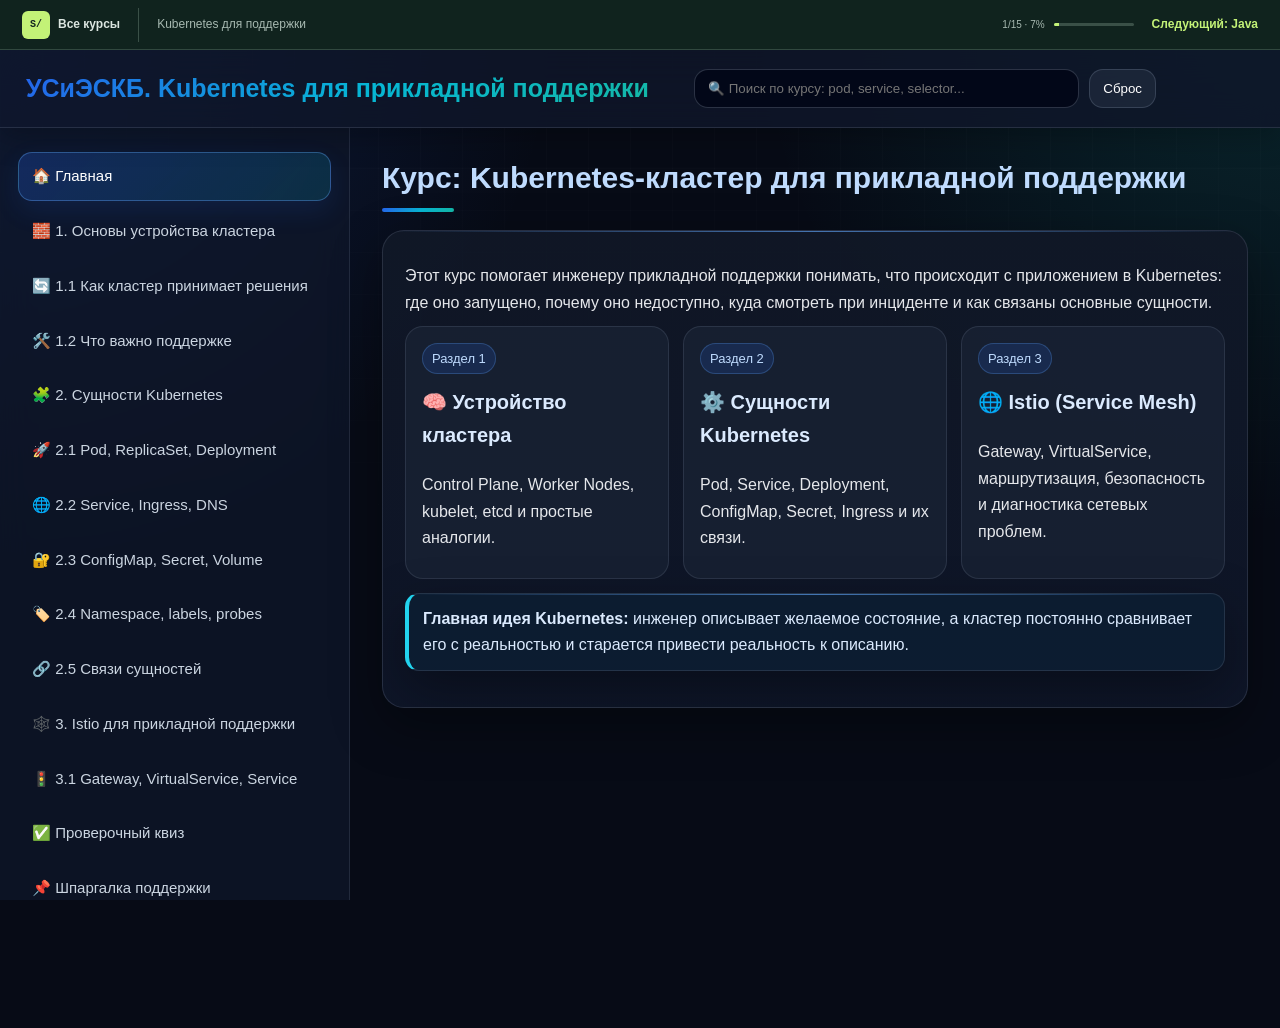
<file: kubernetes_support_course_full_marked.html>
<!DOCTYPE html>
<html lang="ru">
<head>
<meta charset="UTF-8">
<meta name="viewport" content="width=device-width,initial-scale=1">
<title>УСиЭСКБ. Kubernetes для прикладной поддержки </title>
<style>
:root{--bg:#070b16;--panel:#0f172a;--text:#e5e7eb;--muted:#94a3b8;--blue:#60a5fa;--cyan:#22d3ee;--green:#86efac;--red:#fca5a5;--yellow:#fde68a;--accent:linear-gradient(135deg,#2563eb,#06b6d4 55%,#14b8a6);--shadow:0 18px 50px rgba(0,0,0,.35);--radius:22px}*{box-sizing:border-box}html{scroll-behavior:smooth}body{margin:0;font-family:Inter,Arial,sans-serif;background:radial-gradient(circle at top left,rgba(37,99,235,.22),transparent 34%),radial-gradient(circle at top right,rgba(20,184,166,.16),transparent 32%),var(--bg);color:var(--text);line-height:1.65}body:before{content:"";position:fixed;inset:0;pointer-events:none;background-image:linear-gradient(rgba(255,255,255,.025) 1px,transparent 1px),linear-gradient(90deg,rgba(255,255,255,.025) 1px,transparent 1px);background-size:42px 42px;mask-image:linear-gradient(to bottom,rgba(0,0,0,.75),transparent 80%)}header{background:rgba(15,23,42,.82);backdrop-filter:blur(18px);border-bottom:1px solid rgba(148,163,184,.18);padding:18px 26px;position:sticky;top:0;z-index:20;box-shadow:0 8px 30px rgba(0,0,0,.25);display:flex;align-items:center;justify-content:space-between;gap:18px;flex-wrap:wrap}header h1{margin:0;font-size:25px;background:var(--accent);-webkit-background-clip:text;background-clip:text;color:transparent;font-weight:800}.version{font-size:12px;color:#bbf7d0;border:1px solid rgba(34,197,94,.4);background:rgba(20,83,45,.28);padding:5px 10px;border-radius:999px}.searchBox{display:flex;align-items:center;gap:10px;margin-left:auto;min-width:280px;max-width:560px;flex:1 1 360px;justify-content:flex-end}.searchBox input{width:min(420px,100%);padding:11px 13px;border-radius:14px;border:1px solid rgba(148,163,184,.28);background:rgba(2,6,23,.88);color:var(--text);outline:none}.searchBox button,.mobile-toggle{padding:11px 13px;border-radius:14px;border:1px solid rgba(148,163,184,.24);background:rgba(30,41,59,.82);color:#fff;cursor:pointer}.search-count{font-size:13px;color:#93c5fd;white-space:nowrap;min-width:88px}.mobile-toggle{display:none;width:100%;margin-top:12px;text-align:left;font-size:16px}.layout{display:flex;min-height:100vh}aside{width:350px;background:rgba(15,23,42,.74);backdrop-filter:blur(16px);padding:18px;border-right:1px solid rgba(148,163,184,.16);position:sticky;top:78px;height:calc(100vh - 78px);overflow:auto;flex-shrink:0}main{flex:1;padding:32px;min-width:0;max-width:1180px;margin:0 auto}.page{display:none}.page.active{display:block}.menu{display:flex;align-items:center;gap:9px;color:#cbd5e1;text-decoration:none;padding:11px 13px;border-radius:14px;margin:6px 0;font-size:15px;border:1px solid transparent;transition:.18s}.menu:hover{background:rgba(30,41,59,.75);color:#fff;border-color:rgba(148,163,184,.18);transform:translateX(2px)}.menu.active,.menu.search-match{background:linear-gradient(135deg,rgba(37,99,235,.26),rgba(6,182,212,.16));color:#fff;border-color:rgba(96,165,250,.38);box-shadow:0 10px 26px rgba(37,99,235,.12)}.menu.search-hidden{display:none!important}.card{background:linear-gradient(180deg,rgba(17,24,39,.92),rgba(15,23,42,.92));border:1px solid rgba(148,163,184,.18);border-radius:var(--radius);padding:22px;margin:18px 0;overflow:hidden;box-shadow:var(--shadow);position:relative}.card:before{content:"";position:absolute;left:0;right:0;top:0;height:1px;background:linear-gradient(90deg,transparent,rgba(96,165,250,.65),transparent)}.card.quiz{border-color:rgba(34,211,238,.28);background:linear-gradient(180deg,rgba(8,47,73,.42),rgba(15,23,42,.94))}.quiz button{padding:11px 14px;border:1px solid rgba(96,165,250,.32);border-radius:13px;background:rgba(37,99,235,.22);color:#fff;cursor:pointer;margin:6px;min-height:42px}.res{margin-top:9px;font-weight:800}.quiz-progress{margin:14px 0 18px;padding:12px 14px;border-radius:16px;background:rgba(20,83,45,.22);border:1px solid rgba(34,197,94,.3);color:#bbf7d0;font-weight:800}.answer-explain{display:none;margin-top:10px;border-left:4px solid #22c55e;padding:12px 14px;background:rgba(20,83,45,.25);border-radius:14px;color:#bbf7d0}.answer-explain.show{display:block}.ok{color:var(--green)}.bad{color:var(--red)}h2{color:#bfdbfe;font-size:30px;margin:0 0 18px;line-height:1.2}h2:after{content:"";display:block;width:72px;height:4px;margin-top:12px;border-radius:999px;background:var(--accent)}h3{color:#dbeafe;margin-top:12px;font-size:20px}p{margin:10px 0}ul,ol{padding-left:23px}li{margin:5px 0}.badge{display:inline-flex;padding:4px 9px;border-radius:999px;background:rgba(37,99,235,.16);border:1px solid rgba(96,165,250,.26);color:#bfdbfe;font-size:13px}.callout{border-left:4px solid var(--cyan);padding:12px 14px;background:rgba(8,47,73,.28);border-radius:14px;margin:14px 0;color:#dbeafe}.warn{border-left-color:#fbbf24;background:rgba(113,63,18,.25);color:#fde68a}.success{border-left-color:#22c55e;background:rgba(20,83,45,.25);color:#bbf7d0}.danger{border-left-color:#ef4444;background:rgba(127,29,29,.22);color:#fecaca}pre{background:#020617;color:#a7f3d0;padding:15px;border-radius:16px;overflow-x:auto;white-space:pre;max-width:100%;font-size:14px;border:1px solid rgba(148,163,184,.16)}code{background:#020617;color:#a7f3d0;padding:3px 7px;border-radius:8px;border:1px solid rgba(148,163,184,.14)}table{width:100%;border-collapse:separate;border-spacing:0;overflow:hidden;border-radius:16px;border:1px solid rgba(148,163,184,.2);margin:12px 0}th,td{border-bottom:1px solid rgba(148,163,184,.14);padding:10px;text-align:left;vertical-align:top}th{background:rgba(37,99,235,.18);color:#dbeafe}tr:last-child td{border-bottom:0}.grid{display:grid;grid-template-columns:repeat(3,minmax(0,1fr));gap:14px}.grid2{display:grid;grid-template-columns:repeat(2,minmax(0,1fr));gap:14px}.tile{padding:16px;border-radius:18px;background:rgba(30,41,59,.55);border:1px solid rgba(148,163,184,.16);transition:.22s;position:relative;overflow:hidden}.tile:before{content:"";position:absolute;inset:0;background:linear-gradient(135deg,rgba(96,165,250,.14),transparent 46%,rgba(34,211,238,.08));opacity:0;transition:.22s;pointer-events:none}.tile:hover{transform:translateY(-4px);border-color:rgba(96,165,250,.48);box-shadow:0 16px 34px rgba(37,99,235,.18)}.tile:hover:before{opacity:1}.tile h3,.tile p,.tile .badge{position:relative;z-index:1}.flow{font-family:ui-monospace,SFMono-Regular,Menlo,Consolas,monospace;background:#020617;border:1px solid rgba(148,163,184,.16);border-radius:18px;padding:16px;color:#a7f3d0;overflow:auto;white-space:pre-line}.playbook{display:flex;flex-direction:column;gap:14px;margin:14px 0}.playbook-intro{border-left:4px solid var(--cyan);background:rgba(8,47,73,.28);border-radius:14px;padding:12px 14px;color:#dbeafe}.step{background:rgba(30,41,59,.55);border:1px solid rgba(148,163,184,.2);border-radius:16px;padding:14px;transition:.2s}.step:hover{border-color:rgba(96,165,250,.5);box-shadow:0 8px 20px rgba(37,99,235,.15);transform:translateY(-1px)}.step-title{font-weight:800;color:#bfdbfe;margin-bottom:8px;display:flex;align-items:center;gap:8px}.step-title:before{content:"▶";font-size:11px;color:#22d3ee}.step-desc{color:#cbd5e1;margin:6px 0 10px}.step pre{margin:0;background:#020617;color:#a7f3d0;padding:13px;border-radius:14px;border:1px solid rgba(148,163,184,.16);overflow-x:auto}.small{color:var(--muted);font-size:14px}mark.search-hit{background:#facc15;color:#111827;border-radius:5px;padding:0 3px}.search-empty{display:none;margin:18px 0;padding:16px;border-radius:16px;background:rgba(127,29,29,.22);border:1px solid rgba(252,165,165,.25);color:#fecaca}.search-empty.active{display:block}@media(max-width:900px){header h1{font-size:20px}.mobile-toggle{display:block}.searchBox{order:3;width:100%;max-width:none;min-width:0}.searchBox input{width:100%;flex:1}.layout{display:block}aside{display:none;position:static;width:100%;height:auto;border-right:0;border-bottom:1px solid rgba(148,163,184,.16);padding:10px 14px;background:rgba(15,23,42,.96)}body.menu-open aside{display:block}main{padding:17px}.grid,.grid2{grid-template-columns:1fr}.card{padding:16px}.quiz button{display:block;width:100%;margin:8px 0;text-align:left}table{display:block;overflow-x:auto;white-space:nowrap}}

</style>
<script>
function safeId(id){return String(id||'').replace(/[^a-zA-Z0-9_-]/g,'')}
function getMenuTargetId(item){const m=(item.getAttribute('onclick')||'').match(/show\(['"]([^'"]+)['"]\)/);return m?safeId(m[1]):''}
function show(id){const t=document.getElementById(safeId(id));if(!t)return false;document.querySelectorAll('.page').forEach(p=>p.classList.remove('active'));t.classList.add('active');document.querySelectorAll('.menu').forEach(i=>i.classList.toggle('active',getMenuTargetId(i)===t.id));document.body.classList.remove('menu-open');window.scrollTo(0,0);return false}
function updateQuizProgress(){const progress=document.getElementById('quizProgress');if(!progress)return;const total=10;const correct=document.querySelectorAll('#quiz .res.ok').length;progress.textContent=`Прогресс: ${correct}/${total} правильных ответов`;progress.style.display='block'}
function q(id,a,c,msg){const r=document.getElementById(safeId(id));if(!r)return;const ok=a===c;r.className='res '+(ok?'ok':'bad');r.textContent=ok?'Верно ✅':'Неверно ❌ '+(msg||'Попробуйте ещё раз.');const explain=document.getElementById(safeId(id)+'-explain');if(explain){explain.classList.toggle('show',ok)}updateQuizProgress()}
function clearMarks(root){root.querySelectorAll('mark.search-hit').forEach(m=>m.replaceWith(document.createTextNode(m.textContent)));root.normalize()}
function highlight(root,term){let count=0;const skip=new Set(['SCRIPT','STYLE','INPUT','BUTTON','MARK']);const w=document.createTreeWalker(root,NodeFilter.SHOW_TEXT,{acceptNode(n){const p=n.parentElement;if(!p||skip.has(p.tagName)||!n.nodeValue.trim())return NodeFilter.FILTER_REJECT;return n.nodeValue.toLowerCase().includes(term)?NodeFilter.FILTER_ACCEPT:NodeFilter.FILTER_REJECT}});const nodes=[];while(w.nextNode())nodes.push(w.currentNode);nodes.forEach(n=>{const text=n.nodeValue,lower=text.toLowerCase(),frag=document.createDocumentFragment();let pos=0,idx=lower.indexOf(term);while(idx!==-1){frag.appendChild(document.createTextNode(text.slice(pos,idx)));const mark=document.createElement('mark');mark.className='search-hit';mark.textContent=text.slice(idx,idx+term.length);frag.appendChild(mark);count++;pos=idx+term.length;idx=lower.indexOf(term,pos)}frag.appendChild(document.createTextNode(text.slice(pos)));n.parentNode.replaceChild(frag,n)});return count}
function searchCourse(){const input=document.getElementById('courseSearch'),counter=document.getElementById('searchCount'),empty=document.getElementById('searchEmpty'),term=(input.value||'').trim().toLowerCase();let total=0,sections=0,first='';document.querySelectorAll('.page').forEach(p=>{clearMarks(p);p.dataset.searchMatch=''});document.querySelectorAll('.menu').forEach(i=>i.classList.remove('search-hidden','search-match'));empty.classList.remove('active');if(!term){counter.textContent='';return}document.querySelectorAll('.page').forEach(p=>{if(p.textContent.toLowerCase().includes(term)){p.dataset.searchMatch='1';sections++;total+=highlight(p,term);if(!first)first=p.id}});document.querySelectorAll('.menu').forEach(i=>{const target=document.getElementById(getMenuTargetId(i));const match=target&&target.dataset.searchMatch==='1';i.classList.toggle('search-hidden',!match);i.classList.toggle('search-match',!!match)});counter.textContent=total?`Найдено: ${total} / разделов: ${sections}`:'Ничего не найдено';if(!total)empty.classList.add('active');if(first)show(first)}
function clearCourseSearch(){document.getElementById('courseSearch').value='';document.getElementById('searchCount').textContent='';document.getElementById('searchEmpty').classList.remove('active');document.querySelectorAll('.page').forEach(p=>{clearMarks(p);p.dataset.searchMatch=''});document.querySelectorAll('.menu').forEach(i=>i.classList.remove('search-hidden','search-match'))}
document.addEventListener('DOMContentLoaded',()=>show('home'));

</script>
  <link rel="stylesheet" href="course-shell.css">
</head>
<body>
<header>
<h1>УСиЭСКБ. Kubernetes для прикладной поддержки</h1>

<div class="searchBox">
<input id="courseSearch" type="search" placeholder="🔍 Поиск по курсу: pod, service, selector..." oninput="searchCourse()">
<button onclick="clearCourseSearch()">Сброс</button>
<span id="searchCount" class="search-count">
</span>
</div>
<button class="mobile-toggle" onclick="document.body.classList.toggle('menu-open')">☰ Меню курса</button>
</header>
<div class="layout">
<aside>
<a class="menu" href="javascript:void(0)" onclick="return show('home')">🏠 Главная</a>
<a class="menu" href="javascript:void(0)" onclick="return show('basics')">🧱 1. Основы устройства кластера</a>
<a class="menu" href="javascript:void(0)" onclick="return show('cluster-flow')">🔄 1.1 Как кластер принимает решения</a>
<a class="menu" href="javascript:void(0)" onclick="return show('support-view')">🛠️ 1.2 Что важно поддержке</a>
<a class="menu" href="javascript:void(0)" onclick="return show('entities')">🧩 2. Сущности Kubernetes</a>
<a class="menu" href="javascript:void(0)" onclick="return show('workload')">🚀 2.1 Pod, ReplicaSet, Deployment</a>
<a class="menu" href="javascript:void(0)" onclick="return show('network')">🌐 2.2 Service, Ingress, DNS</a>
<a class="menu" href="javascript:void(0)" onclick="return show('config')">🔐 2.3 ConfigMap, Secret, Volume</a>
<a class="menu" href="javascript:void(0)" onclick="return show('ops')">🏷️ 2.4 Namespace, labels, probes</a>
<a class="menu" href="javascript:void(0)" onclick="return show('links')">🔗 2.5 Связи сущностей</a>
<a class="menu" href="javascript:void(0)" onclick="return show('istio')">🕸️ 3. Istio для прикладной поддержки</a>
<a class="menu" href="javascript:void(0)" onclick="return show('istio-entities')">🚦 3.1 Gateway, VirtualService, Service</a>
<a class="menu" href="javascript:void(0)" onclick="return show('quiz')">✅ Проверочный квиз</a>
<a class="menu" href="javascript:void(0)" onclick="return show('cheatsheet')">📌 Шпаргалка поддержки</a>
<a class="menu" href="javascript:void(0)" onclick="return show('practice')">🧪 Диагностика и самопроверка</a>
</aside>
<main>
<div id="searchEmpty" class="search-empty">Ничего не найдено. Попробуйте другой запрос.</div>

<section id="home" class="page">
<h2>Курс: Kubernetes-кластер для прикладной поддержки</h2>

<div class="card">
<p>Этот курс помогает инженеру прикладной поддержки понимать, что происходит с приложением в Kubernetes: где оно запущено, почему оно недоступно, куда смотреть при инциденте и как связаны основные сущности.</p>
<div class="grid">
<div class="tile">
<span class="badge">Раздел 1</span>
<h3>🧠 Устройство кластера</h3>
<p>Control Plane, Worker Nodes, kubelet, etcd и простые аналогии.</p>
</div>
<div class="tile">
<span class="badge">Раздел 2</span>
<h3>⚙️ Сущности Kubernetes</h3>
<p>Pod, Service, Deployment, ConfigMap, Secret, Ingress и их связи.</p>
</div>
<div class="tile">
<span class="badge">Раздел 3</span>
<h3>🌐 Istio (Service Mesh)</h3>
<p>Gateway, VirtualService, маршрутизация, безопасность и диагностика сетевых проблем.</p>
</div>
</div>
<div class="card callout">
<b>Главная идея Kubernetes:</b> инженер описывает желаемое состояние, а кластер постоянно сравнивает его с реальностью и старается привести реальность к описанию.</div>

</section>


<section id="basics" class="page">
<h2>1. Основы устройства кластера</h2>

<div class="card">
<h3>Что такое Kubernetes-кластер</h3>
<p>
<b>Kubernetes-кластер</b> — это группа серверов, которые вместе запускают контейнерные приложения и следят, чтобы они работали в нужном количестве экземпляров.</p>
<p>Для поддержки удобно думать так: Kubernetes — это не просто «место, где крутится контейнер», а диспетчерская система. Она знает, какие приложения должны работать, где они запущены, сколько копий нужно и что делать при сбое.</p>
<div class="callout">
<b>Аналогия:</b> кластер похож на торговый центр. Есть администрация, которая распределяет помещения и следит за правилами, и есть магазины, где реально работают сотрудники. Control Plane — администрация, Worker Nodes — этажи и помещения, Pods — отдельные торговые точки.</div>
</div>

<div class="card">
<h3>Две главные части кластера</h3>

<table>
<tr>
<th>Часть</th>
<th>Роль</th>
<th>Аналогия</th>
<th>Что смотрит поддержка</th>
</tr>
<tr>
<td>Control Plane</td>
<td>Управляет кластером и хранит желаемое состояние.</td>
<td>Диспетчерская аэропорта.</td>
<td>Доступен ли API, работают ли контроллеры, нет ли проблем планирования.</td>
</tr>
<tr>
<td>Worker Node</td>
<td>Сервер, на котором реально запускаются Pods.</td>
<td>Цех, где выполняется работа.</td>
<td>Готова ли Node, хватает ли CPU/RAM, не упал ли kubelet.</td>
</tr>
</table>

</div>

<div class="card">
<h3>Виды Node в кластере</h3>
<p>В реальных Kubernetes-кластерах Node часто разделяют по назначению. Это помогает изолировать системные компоненты, бизнес-приложения, мониторинг и инфраструктурные сервисы друг от друга.</p>

<table>
<tr>
<th>Вид Node</th>
<th>Назначение</th>
<th>Аналогия</th>
<th>Что важно поддержке</th>
</tr>
<tr>
<td>Master / Control Plane Node</td>
<td>Узел управляющего слоя. На нём работают компоненты управления: API Server, Scheduler, Controller Manager, etcd или часть этих компонентов.</td>
<td>Диспетчерская и кабинет управления объектом.</td>
<td>Проверять доступность API, состояние управляющих компонентов, etcd и отсутствие перегрузки. Обычно прикладные Pods на такие Node не размещают.</td>
</tr>
<tr>
<td>Worker Node</td>
<td>Основной рабочий узел, где запускаются прикладные Pods: backend, frontend, batch-задачи, интеграционные сервисы.</td>
<td>Производственный цех, где выполняется основная работа.</td>
<td>Смотреть Ready/NotReady, нехватку CPU/RAM, DiskPressure, рестарты kubelet, ошибки image pull и события Pods.</td>
</tr>
<tr>
<td>Infra Node</td>
<td>Узел для инфраструктурных компонентов, которые обслуживают приложения: Ingress Controller, DNS-дополнения, service mesh, registry-proxy, системные агенты.</td>
<td>Инженерная зона здания: вентиляция, электрика, маршрутизация.</td>
<td>Понимать, что сбой infra Node может повлиять сразу на много приложений: внешний вход, маршрутизацию, DNS или сетевые политики.</td>
</tr>
<tr>
<td>Monitoring Node</td>
<td>Узел для систем наблюдаемости: Prometheus, Grafana, Alertmanager, Loki, агенты сбора логов и метрик.</td>
<td>Пост охраны и диспетчерская с камерами.</td>
<td>Если monitoring Node перегружена или недоступна, приложение может работать, но поддержка потеряет метрики, алерты или логи.</td>
</tr>
</table>

<div class="callout warn">
<b>Важно:</b> разделение Node обычно реализуют через labels, taints и tolerations. Поэтому при диагностике Pending Pods поддержке нужно проверять не только ресурсы, но и ограничения размещения.</div>

<pre>kubectl get nodes --show-labels
kubectl describe node &lt;node-name&gt;
kubectl get pods -A -o wide</pre>

</div>

<div class="card">
<h3>Базовая схема</h3>

<pre>Пользователь / CI/CD / kubectl
          |
          v
      API Server  &lt;-- точка входа
          |
  +-------+---------+---------+
  |                 |         |
etcd          Scheduler  Controller Manager
  |                 |         |
  +-----------------+---------+
                    |
                    v
             Worker Nodes
                    |
                  kubelet
                    |
                   Pods</pre>

</div>

<div class="card">
<h3>Простой пример</h3>
<p>Вы описали: «приложение payment-api должно работать в 3 экземплярах». Это желаемое состояние. Если один экземпляр упал, Kubernetes замечает, что вместо 3 осталось 2, и запускает новый Pod.</p>
<div class="callout success">
<b>Для поддержки:</b> важно искать не только ошибку в контейнере, но и причину, почему кластер не смог восстановить желаемое состояние: нет ресурсов, Node NotReady, неправильный image, ошибка probes, неверные labels.</div>
</div>
</section>


<section id="cluster-flow" class="page">
<h2>1.1 Как кластер принимает решения</h2>

<div class="card">
<h3>Кто за что отвечает</h3>

<table>
<tr>
<th>Компонент</th>
<th>Что делает</th>
<th>Аналогия</th>
</tr>
<tr>
<td>API Server</td>
<td>Принимает все запросы: kubectl, CI/CD, контроллеры.</td>
<td>Единое окно заявок.</td>
</tr>
<tr>
<td>etcd</td>
<td>Хранит состояние кластера.</td>
<td>Журнал распоряжений и фактов.</td>
</tr>
<tr>
<td>Scheduler</td>
<td>Выбирает Node для нового Pod.</td>
<td>Диспетчер, который выбирает свободный зал.</td>
</tr>
<tr>
<td>Controller Manager</td>
<td>Следит, чтобы реальность совпадала с желаемым состоянием.</td>
<td>Менеджер смены, сверяющий план и факт.</td>
</tr>
<tr>
<td>kubelet</td>
<td>Агент на Node: запускает и проверяет Pods.</td>
<td>Бригадир на конкретной площадке.</td>
</tr>
<tr>
<td>Container Runtime</td>
<td>Запускает контейнеры.</td>
<td>Станок, который выполняет работу.</td>
</tr>
</table>

</div>

<div class="card">
<h3>Что происходит при создании Deployment</h3>
<div class="playbook">
  <div class="step"><div class="step-title">1. Применить YAML</div><div class="step-desc">Инженер отправляет описание желаемого состояния через kubectl apply.</div><pre>kubectl apply -f deployment.yaml</pre></div>
  <div class="step"><div class="step-title">2. Передать запрос в API Server</div><div class="step-desc">API Server принимает запрос и проверяет его корректность.</div></div>
  <div class="step"><div class="step-title">3. Сохранить состояние в etcd</div><div class="step-desc">Описание Deployment становится частью состояния кластера.</div></div>
  <div class="step"><div class="step-title">4. Запустить работу контроллеров</div><div class="step-desc">Controller Manager видит, что нужны Pods, и создаёт ReplicaSet.</div></div>
  <div class="step"><div class="step-title">5. Выбрать Worker Nodes</div><div class="step-desc">Scheduler подбирает подходящие Node с учётом ресурсов и ограничений размещения.</div></div>
  <div class="step"><div class="step-title">6. Запустить контейнеры</div><div class="step-desc">kubelet на выбранных Nodes запускает Pods через container runtime.</div></div>
  <div class="step"><div class="step-title">7. Направить трафик</div><div class="step-desc">Service начинает направлять трафик на готовые Pods, которые прошли readinessProbe.</div></div>
</div>
</div>

<div class="card">
<h3>Аналогия с рестораном</h3>
<p>Deployment — заявка: «на кухне должны работать 3 повара». Controller Manager проверяет, что поваров действительно 3. Scheduler решает, на какую кухню отправить нового повара. kubelet на конкретной кухне выводит повара на смену. Service — стойка выдачи заказов, которая не меняет адрес, даже если повара внутри сменились.</p>
</div>

<div class="card">
<h3>HPA, PDB и Anti-Affinity — что важно поддержке</h3>

<p>Помимо базовых сущностей (Pod, ReplicaSet, Deployment), для стабильной работы приложения в production почти всегда используются дополнительные механизмы: <b>HPA</b>, <b>PDB</b> и <b>anti-affinity</b>.</p>

<table>
<tr>
<th>Механизм</th>
<th>Что делает</th>
<th>Почему важно</th>
</tr>
<tr>
<td>HPA (Horizontal Pod Autoscaler)</td>
<td>Автоматически масштабирует количество Pod по метрикам (CPU, память, кастомные метрики).</td>
<td>Без HPA приложение может «захлебнуться» под нагрузкой или наоборот держать лишние ресурсы.</td>
</tr>
<tr>
<td>PDB (PodDisruptionBudget)</td>
<td>Ограничивает, сколько Pod можно одновременно остановить (например, при обновлении Node).</td>
<td>Без PDB можно случайно «уронить» все Pod при обслуживании кластера.</td>
</tr>
<tr>
<td>Anti-affinity</td>
<td>Разносит Pod по разным Node.</td>
<td>Если все Pod на одной Node — падение Node = падение сервиса.</td>
</tr>
</table>

<div class="callout">
<b>Аналогия:</b>
<ul>
<li>HPA — это автоматическое увеличение количества операторов при наплыве клиентов.</li>
<li>PDB — правило: «нельзя одновременно уволить всех операторов».</li>
<li>Anti-affinity — нельзя посадить всех операторов в одну комнату.</li>
</ul>
</div>

<div class="callout warn">
<b>Для поддержки:</b>
<ul>
<li>Если приложение падает под нагрузкой — проверьте, есть ли HPA.</li>
<li>Если во время работ кластер «роняет» сервис — проверьте PDB.</li>
<li>Если outage произошёл из-за падения Node — проверьте anti-affinity.</li>
</ul>
</div>

</div>

<div class="card quiz">
<h3>Мини-квиз</h3>
<p>Какой компонент выбирает Node, на которой будет запущен новый Pod?</p>
<button onclick="q('qbasic1','a','b','API Server принимает запросы, но не выбирает Node.')">API Server</button>
<button onclick="q('qbasic1','b','b')">Scheduler</button>
<button onclick="q('qbasic1','c','b','etcd хранит состояние, но не планирует запуск.')">etcd</button>
<div id="qbasic1" class="res">
</div>
</div>
</section>


<section id="support-view" class="page">
<h2>1.2 Что важно прикладной поддержке</h2>

<div class="card">
<h3>Как думать при инциденте</h3>
<p>В Kubernetes проблема редко ограничивается одной точкой. Нужно пройти цепочку: приложение → Pod → Deployment → Service → Node → конфигурация → сеть.</p>
<ol>
<li>
<b>Есть ли Pod?</b> <code>kubectl get pods</code>
</li>
<li>
<b>Готов ли Pod?</b> статус Ready, рестарты, события.</li>
<li>
<b>Есть ли endpoints у Service?</b> если endpoints пустые, трафик некуда отправлять.</li>
<li>
<b>Совпадают ли labels и selectors?</b> частая причина «Service есть, но не работает».</li>
<li>
<b>Хватает ли ресурсов?</b> Pending часто связан с CPU/RAM, quota или ограничениями Node.</li>
</ol>
</div>

<div class="card">
<h3>Типовые симптомы</h3>

<table>
<tr>
<th>Симптом</th>
<th>Возможная причина</th>
<th>Первая проверка</th>
</tr>
<tr>
<td>Pod в CrashLoopBackOff</td>
<td>Приложение стартует и падает.</td>
<td>
<code>kubectl logs pod-name --previous</code>
</td>
</tr>
<tr>
<td>Pod в Pending</td>
<td>Не хватает ресурсов или нет подходящей Node.</td>
<td>
<code>kubectl describe pod pod-name</code>
</td>
</tr>
<tr>
<td>Service не отвечает</td>
<td>Нет endpoints или неверный targetPort.</td>
<td>
<code>kubectl get endpoints service-name</code>
</td>
</tr>
<tr>
<td>После деплоя 502/503</td>
<td>Pods не проходят readinessProbe.</td>
<td>
<code>kubectl describe pod pod-name</code>
</td>
</tr>
<tr>
<td>Новая настройка не применялась</td>
<td>ConfigMap изменён, но Pod не перезапущен.</td>
<td>
<code>kubectl rollout restart deployment/name</code>
</td>
</tr>
</table>

</div>
<div class="card callout warn">
<b>Операционное правило:</b> «ресурс создан» не значит «приложение работает». Проверяйте состояние, события, endpoints, readiness и фактический ответ сервиса.</div>
</section>


<section id="entities" class="page">
<h2>2. Сущности Kubernetes</h2>

<div class="card">
<h3>Зачем нужны сущности</h3>
<p>Kubernetes управляется декларативно: вы описываете объекты, а кластер выполняет работу. Каждый объект отвечает за свою часть: запуск, масштабирование, сеть, конфигурацию, безопасность или хранение.</p>
<div class="grid">
<div class="tile">
<span class="badge">Запуск</span>
<h3>Pod / Deployment</h3>
<p>Контейнеры, реплики, обновления и откаты.</p>
</div>
<div class="tile">
<span class="badge">Доступ</span>
<h3>Service / Ingress</h3>
<p>Стабильный адрес внутри и снаружи кластера.</p>
</div>
<div class="tile">
<span class="badge">Настройки</span>
<h3>ConfigMap / Secret</h3>
<p>Параметры приложения без пересборки образа.</p>
</div>
</div>
</div>

<div class="card">
<h3>Карта основных сущностей</h3>

<pre>Namespace
  |
  +-- Deployment
  |      |
  |      +-- ReplicaSet
  |              |
  |              +-- Pod(s)
  |                    |
  |                    +-- Container(s)
  |
  +-- Service --selector--&gt; Pod labels
  |
  +-- ConfigMap / Secret --&gt; env, files, volumes
  |
  +-- Ingress --&gt; Service --&gt; Pod</pre>

</div>
</section>


<section id="workload" class="page">
<h2>2.1 Pod, ReplicaSet, Deployment</h2>

<div class="card">
<h3>Pod</h3>
<p>
<b>Pod</b> — минимальная единица запуска в Kubernetes. Обычно в Pod находится один основной контейнер приложения. Иногда рядом есть sidecar-контейнер: например, агент логирования или прокси.</p>
<div class="callout">
<b>Аналогия:</b> Pod — это квартира. Контейнеры внутри Pod живут по одному адресу, имеют общую сеть и могут общаться через <code>localhost</code>.</div>

<pre>kubectl get pods
kubectl describe pod payment-api-7c9d
kubectl logs payment-api-7c9d</pre>

</div>

<div class="card">
<h3>ReplicaSet</h3>
<p>
<b>ReplicaSet</b> следит, чтобы существовало нужное количество одинаковых Pods. Обычно вы не создаёте ReplicaSet руками: его создаёт Deployment.</p>
<div class="callout">
<b>Аналогия:</b> норматив смены: «на линии должно быть 3 оператора». Если один ушёл, нужен новый.</div>
</div>

<div class="card">
<h3>Deployment</h3>
<p>
<b>Deployment</b> управляет жизненным циклом приложения: создаёт ReplicaSet, поддерживает количество реплик, выполняет rolling update и позволяет откатиться.</p>

<pre>apiVersion: apps/v1
kind: Deployment
metadata:
  name: payment-api
spec:
  replicas: 3
  selector:
    matchLabels:
      app: payment-api
  template:
    metadata:
      labels:
        app: payment-api
    spec:
      containers:
      - name: payment-api
        image: registry.local/payment-api:1.2.0
        ports:
        - containerPort: 8080</pre>

<div class="callout success">
<b>Связь:</b> Deployment выбирает свои Pods через selector. Labels в template должны совпадать с selector, иначе управление репликами нарушится.</div>
</div>
<div class="card quiz">
<h3>Мини-квиз</h3>
<p>Что делает Deployment?</p>
<button onclick="q('qwork1','a','c','Стабильный адрес даёт Service.')">Даёт постоянный IP для Pods</button>
<button onclick="q('qwork1','b','c','Это делает ConfigMap или Secret.')">Хранит параметры приложения</button>
<button onclick="q('qwork1','c','c')">Управляет репликами, обновлениями и откатами</button>
<div id="qwork1" class="res">
</div>
</div>
</section>


<section id="network" class="page">
<h2>2.2 Service, Ingress, DNS</h2>

<div class="card">
<h3>Service</h3>
<p>
<b>Service</b> даёт стабильный адрес для группы Pods. Pods могут пересоздаваться и получать новые IP, но имя Service остаётся тем же.</p>
<div class="callout">
<b>Аналогия:</b> Service — единый номер контакт-центра. Сотрудники меняются, но клиент звонит на один и тот же номер.</div>

<pre>apiVersion: v1
kind: Service
metadata:
  name: payment-api-svc
spec:
  type: ClusterIP
  selector:
    app: payment-api
  ports:
  - port: 80
    targetPort: 8080</pre>

<p>Критичная связь: <code>selector</code> Service должен совпадать с <code>labels</code> Pod. Если не совпадает, у Service будут пустые endpoints.</p>

<pre>kubectl get service payment-api-svc
kubectl get endpoints payment-api-svc</pre>

</div>

<div class="card">
<h3>Типы Service</h3>

<table>
<tr>
<th>Тип</th>
<th>Когда используется</th>
<th>Пример</th>
</tr>
<tr>
<td>ClusterIP</td>
<td>Доступ только внутри кластера.</td>
<td>backend-service для frontend.</td>
</tr>
<tr>
<td>NodePort</td>
<td>Открывает порт на каждой Node.</td>
<td>Тестовый доступ без балансировщика.</td>
</tr>
<tr>
<td>LoadBalancer</td>
<td>Внешний балансировщик от облака или инфраструктуры.</td>
<td>Входной публичный API.</td>
</tr>
<tr>
<td>ExternalName</td>
<td>DNS-алиас на внешний адрес.</td>
<td>Ссылка на внешний managed database endpoint.</td>
</tr>
</table>

</div>

<div class="card">
<h3>Ingress</h3>
<p>
<b>Ingress</b> управляет HTTP/HTTPS-входом в кластер: маршруты по домену и пути, TLS, правила доступа. Сам Ingress обычно работает вместе с Ingress Controller.</p>

<pre>internet
   |
   v
Ingress Controller
   |
   v
Ingress rule: payments.example.ru/api -&gt; payment-api-svc:80
   |
   v
Service -&gt; Pods</pre>

</div>
<div class="card quiz">
<h3>Мини-квиз</h3>
<p>Service создан, но <code>kubectl get endpoints</code> показывает пустой список. Что проверить первым?</p>
<button onclick="q('qnet1','a','b','Логи важны, но пустые endpoints чаще про selector/labels.')">Логи приложения</button>
<button onclick="q('qnet1','b','b')">Совпадение selector Service и labels Pod</button>
<button onclick="q('qnet1','c','b','etcd редко является первой прикладной причиной такой ошибки.')">Состояние etcd</button>
<div id="qnet1" class="res">
</div>
</div>
</section>


<section id="config" class="page">
<h2>2.3 ConfigMap, Secret, Volume</h2>

<div class="card">
<h3>ConfigMap</h3>
<p>
<b>ConfigMap</b> хранит неконфиденциальные настройки: адреса сервисов, режимы работы, feature flags, имена очередей.</p>
<div class="callout">
<b>Аналогия:</b> ConfigMap — инструкция на стене: её можно заменить без пересборки приложения, но сотрудник должен заново прочитать инструкцию.</div>

<pre>apiVersion: v1
kind: ConfigMap
metadata:
  name: payment-config
data:
  LOG_LEVEL: "info"
  CURRENCY_SERVICE_URL: "http://currency-svc"</pre>

<div class="callout warn">Если ConfigMap подключён как переменные окружения, работающий Pod обычно не увидит новые значения без перезапуска.</div>
</div>

<div class="card">
<h3>Secret</h3>
<p>
<b>Secret</b> используется для чувствительных данных: паролей, токенов, ключей. Важно: base64 в Secret — это не полноценное шифрование для человека, а формат хранения значения.</p>

<pre>kubectl get secret payment-secret
kubectl describe secret payment-secret</pre>

</div>

<div class="card">
<h3>Volume и PersistentVolumeClaim</h3>
<p>
<b>Volume</b> подключает данные к Pod. Для временных данных можно использовать ephemeral volume, для постоянных — PersistentVolumeClaim.</p>
<div class="callout">
<b>Аналогия:</b> Pod — временная машина. Volume — подключённый диск. Если машина сломалась, диск можно подключить к другой машине.</div>

<table>
<tr>
<th>Сущность</th>
<th>Задача</th>
<th>Пример</th>
</tr>
<tr>
<td>Volume</td>
<td>Дать контейнеру файловое пространство.</td>
<td>Каталог для временных файлов.</td>
</tr>
<tr>
<td>PersistentVolume</td>
<td>Реальное хранилище в кластере.</td>
<td>Сетевой диск.</td>
</tr>
<tr>
<td>PersistentVolumeClaim</td>
<td>Запрос приложения на хранилище.</td>
<td>«Нужно 10Gi для данных».</td>
</tr>
</table>

</div>
</section>


<section id="ops" class="page">
<h2>2.4 Namespace, labels, probes</h2>

<div class="card">
<h3>Namespace</h3>
<p>
<b>Namespace</b> разделяет ресурсы внутри одного кластера. Часто используются пространства по средам или командам: <code>dev</code>, <code>test</code>, <code>prod-payments</code>.</p>
<div class="callout">
<b>Аналогия:</b> Namespace — отдельный кабинет в офисе. Люди работают в одном здании, но документы, права и ресурсы разделены.</div>

<pre>kubectl get pods -n prod-payments
kubectl config set-context --current --namespace=prod-payments</pre>

</div>

<div class="card">
<h3>Labels и selectors</h3>
<p>
<b>Labels</b> — метки объектов. <b>Selectors</b> — правила выбора объектов по меткам. На них держатся связи Deployment → Pod и Service → Pod.</p>

<pre>metadata:
  labels:
    app: payment-api
    tier: backend
    env: prod</pre>

<div class="callout success">Для поддержки это одна из первых проверок: если метки не совпали, объект существует, но связь не работает.</div>
</div>

<div class="card">
<h3>Readiness и liveness probes</h3>

<table>
<tr>
<th>Probe</th>
<th>Что проверяет</th>
<th>Что происходит при проблеме</th>
</tr>
<tr>
<td>readinessProbe</td>
<td>Готов ли Pod принимать трафик.</td>
<td>Pod убирается из endpoints Service.</td>
</tr>
<tr>
<td>livenessProbe</td>
<td>Жив ли процесс внутри контейнера.</td>
<td>Контейнер перезапускается.</td>
</tr>
<tr>
<td>startupProbe</td>
<td>Успело ли приложение стартовать.</td>
<td>Защищает медленный старт от преждевременного рестарта.</td>
</tr>
</table>


<pre>readinessProbe:
  httpGet:
    path: /health/ready
    port: 8080
  initialDelaySeconds: 10
  periodSeconds: 5</pre>

</div>
</section>


<section id="links" class="page">
<h2>2.5 Связи сущностей Kubernetes</h2>

<div class="card">
<h3>Главная цепочка приложения</h3>

<pre>Ingress
  |
  v
Service payment-api-svc
  selector: app=payment-api
  |
  v
Pods with label app=payment-api
  ^
  |
Deployment payment-api
  replicas: 3
  template labels: app=payment-api
  |
  +-- ConfigMap: payment-config
  +-- Secret: payment-secret
  +-- Volume/PVC: payment-data</pre>

</div>

<div class="card">
<h3>Как читать YAML прикладной поддержки</h3>
<ol>
<li>Найдите <code>kind</code>: это тип сущности.</li>
<li>Найдите <code>metadata.name</code> и <code>namespace</code>: где объект живёт.</li>
<li>Проверьте <code>labels</code> и <code>selector</code>: как объект связан с другими.</li>
<li>Для Deployment проверьте <code>replicas</code>, <code>image</code>, <code>env</code>, <code>resources</code>, probes.</li>
<li>Для Service проверьте <code>port</code>, <code>targetPort</code>, <code>type</code>, endpoints.</li>
</ol>
</div>

<div class="card">
<h3>Пример диагностики: сервис не открывается</h3>
<div class="playbook">
  <div class="playbook-intro"><b>Симптом:</b> payment-api недоступен</div>
  <div class="step"><div class="step-title">1. Проверить Pods</div><div class="step-desc">Смотрим Running, Ready и количество рестартов.</div><pre>kubectl get pods -n prod-payments</pre></div>
  <div class="step"><div class="step-title">2. Проверить события Pod</div><div class="step-desc">Ищем ошибки probes, image pull, ресурсов и планирования.</div><pre>kubectl describe pod &lt;pod&gt; -n prod-payments</pre></div>
  <div class="step"><div class="step-title">3. Проверить Service и endpoints</div><div class="step-desc">Понимаем, есть ли готовые Pods, на которые можно отправлять трафик.</div><pre>kubectl get svc,endpoints -n prod-payments</pre></div>
  <div class="step"><div class="step-title">4. Сверить labels и selector</div><div class="step-desc">Проверяем, выбирает ли Service нужные Pods.</div><pre>kubectl get pods --show-labels -n prod-payments</pre></div>
  <div class="step"><div class="step-title">5. Проверить логи приложения</div><div class="step-desc">Ищем прикладную ошибку, stack trace или проблему подключения.</div><pre>kubectl logs deploy/payment-api -n prod-payments</pre></div>
</div>
</div>
<div class="card danger callout">
<b>Частая ошибка:</b> после изменения имени приложения в labels забыли обновить selector Service. Deployment работает, Pods Ready, но Service не направляет трафик никуда.</div>
</section>


<section id="istio" class="page">
<h2>3. Istio для прикладной поддержки</h2>

<div class="card">
<h3>Что такое Istio</h3>
<p>
<b>Istio</b> — это service mesh, то есть слой управления сетевым взаимодействием между сервисами. Он помогает контролировать, как сервисы общаются друг с другом: куда идёт трафик, по каким правилам, с какой безопасностью и с какой наблюдаемостью.</p>
<p>Для прикладного администратора поддержки Istio важен потому, что часть проблем доступности может быть не в Pod, Deployment или Service, а в правилах маршрутизации, политике безопасности, mTLS, Gateway или VirtualService.</p>
<div class="callout">
<b>Простая аналогия:</b> Kubernetes Service похож на внутренний номер отдела, а Istio — на умную телефонную станцию. Она может направить 90% звонков в старую версию сервиса, 10% в новую, запретить звонки без пропуска, записать статистику и показать, где именно произошёл сбой.</div>
</div>

<div class="card">
<h3>Зачем нужен Istio</h3>

<table>
<tr>
<th>Задача</th>
<th>Что даёт Istio</th>
<th>Пример для поддержки</th>
</tr>
<tr>
<td>Управление трафиком</td>
<td>Маршрутизация по host, path, headers, версиям сервиса и весам.</td>
<td>10% пользователей отправили на новую версию payment-api, 90% оставили на старой.</td>
</tr>
<tr>
<td>Безопасность</td>
<td>mTLS, политики доступа, проверка личности сервиса.</td>
<td>Сервис catalog не может обратиться к payment-api без разрешения.</td>
</tr>
<tr>
<td>Наблюдаемость</td>
<td>Метрики, трассировка, коды ответов, задержки, процент ошибок.</td>
<td>Видно, что 503 появляется между frontend и backend, а не на внешнем балансировщике.</td>
</tr>
<tr>
<td>Отказоустойчивость</td>
<td>Timeout, retry, circuit breaking.</td>
<td>Если внешний сервис отвечает медленно, Istio ограничивает ожидание и повторяет запрос по правилу.</td>
</tr>
<tr>
<td>Безопасные релизы</td>
<td>Canary, blue-green, traffic shifting.</td>
<td>Новая версия проверяется на малом проценте трафика без полного переключения.</td>
</tr>
</table>

</div>

<div class="card">
<h3>Как Istio работает технически</h3>
<p>Обычно рядом с приложением в Pod запускается дополнительный контейнер-прокси — <b>sidecar</b>. Чаще всего это Envoy. Приложение продолжает работать как раньше, но сетевой трафик проходит через sidecar.</p>

<pre>Клиентский сервис
      |
      v
Envoy sidecar  ---- правила Istio ----&gt;  Envoy sidecar
      |                                      |
      v                                      v
Приложение A                           Приложение B</pre>

<p>Благодаря этому Istio может управлять трафиком без изменения кода приложения.</p>
<div class="callout success">
<b>Для поддержки:</b> если приложение «живое», Pods Ready, Service имеет endpoints, но запросы всё равно падают, нужно проверить Istio-правила: Gateway, VirtualService, DestinationRule, политики авторизации и mTLS.</div>
</div>

<div class="card">
<h3>Что меняется в диагностике</h3>

<table>
<tr>
<th>Обычная проверка Kubernetes</th>
<th>Дополнительная проверка с Istio</th>
</tr>
<tr>
<td>
<code>kubectl get pods</code>
</td>
<td>Проверить, есть ли sidecar-контейнер и готов ли он.</td>
</tr>
<tr>
<td>
<code>kubectl get svc,endpoints</code>
</td>
<td>Проверить, куда VirtualService направляет трафик.</td>
</tr>
<tr>
<td>
<code>kubectl logs app-container</code>
</td>
<td>Смотреть также логи proxy/istio-proxy.</td>
</tr>
<tr>
<td>Проверить Ingress</td>
<td>Проверить Gateway и host/path в VirtualService.</td>
</tr>
<tr>
<td>Проверить ошибку приложения</td>
<td>Проверить 401/403 из AuthorizationPolicy или mTLS.</td>
</tr>
</table>

</div>

<div class="card">
<h3>Типовые симптомы Istio-проблем</h3>

<table>
<tr>
<th>Симптом</th>
<th>Возможная причина</th>
<th>Что смотреть</th>
</tr>
<tr>
<td>404 при обращении по домену</td>
<td>Host или path не совпал с VirtualService.</td>
<td>
<code>kubectl get virtualservice -A</code>
</td>
</tr>
<tr>
<td>503 UF / no healthy upstream</td>
<td>Нет доступных endpoints, неверный subset или DestinationRule.</td>
<td>Service, endpoints, labels, subsets.</td>
</tr>
<tr>
<td>403</td>
<td>Запрос запрещён политикой авторизации.</td>
<td>AuthorizationPolicy, service account.</td>
</tr>
<tr>
<td>Запросы идут не в ту версию</td>
<td>Неверные веса или subsets в VirtualService.</td>
<td>VirtualService и DestinationRule.</td>
</tr>
<tr>
<td>Приложение работает напрямую, но не через домен</td>
<td>Ошибка Gateway или VirtualService.</td>
<td>Gateway host, TLS, selector ingress gateway.</td>
</tr>
</table>

</div>
<div class="card quiz">
<h3>Мини-квиз</h3>
<p>Для чего Istio чаще всего нужен прикладной поддержке?</p>
<button onclick="q('qistio1','a','c','Запуском Pods управляет Kubernetes через Deployment и kubelet.')">Чтобы запускать Pods вместо Kubernetes</button>
<button onclick="q('qistio1','b','c','Хранение данных не является основной задачей Istio.')">Чтобы хранить данные приложения</button>
<button onclick="q('qistio1','c','c')">Чтобы управлять трафиком, безопасностью и наблюдаемостью между сервисами</button>
<div id="qistio1" class="res">
</div>
</div>
</section>


<section id="istio-entities" class="page">
<h2>3.1 Сущности Istio: Gateway, VirtualService, Service</h2>

<div class="card">
<h3>Главная цепочка входящего трафика</h3>
<p>В Kubernetes без Istio внешний трафик часто идёт через Ingress. В Istio для HTTP/HTTPS-входа обычно используются <b>Gateway</b> и <b>VirtualService</b>, а конечной точкой остаётся обычный Kubernetes <b>Service</b>.</p>

<pre>Пользователь / внешний клиент
          |
          v
Istio Ingress Gateway
          |
          v
Gateway: принимает host и port
          |
          v
VirtualService: выбирает маршрут по host/path/header
          |
          v
Kubernetes Service
          |
          v
Pods приложения</pre>

</div>

<div class="card">
<h3>Gateway</h3>
<p>
<b>Gateway</b> описывает, какой входящий трафик Istio должен принять: порт, протокол, host и настройки TLS. Gateway не решает, в какой Service отправлять запрос. Он только открывает «дверь» в mesh.</p>
<div class="callout">
<b>Аналогия:</b> Gateway — это проходная здания. Она знает, какие двери открыты, по каким адресам можно прийти и нужен ли пропуск TLS.</div>

<pre>apiVersion: networking.istio.io/v1beta1
kind: Gateway
metadata:
  name: payment-gateway
  namespace: prod-payments
spec:
  selector:
    istio: ingressgateway
  servers:
  - port:
      number: 80
      name: http
      protocol: HTTP
    hosts:
    - payments.example.ru</pre>

<p>
<b>Что проверяет поддержка:</b> совпадает ли host, открыт ли нужный port, правильно ли выбран ingress gateway через selector, нет ли ошибки TLS-сертификата.</p>
</div>

<div class="card">
<h3>VirtualService</h3>
<p>
<b>VirtualService</b> описывает правила маршрутизации: какой host обрабатывать, какой path или header учитывать и в какой Kubernetes Service отправлять запрос.</p>
<div class="callout">
<b>Аналогия:</b> VirtualService — это диспетчер на проходной. Он смотрит, куда именно идёт человек: в отдел платежей, кабинет возвратов или тестовую комнату новой версии.</div>

<pre>apiVersion: networking.istio.io/v1beta1
kind: VirtualService
metadata:
  name: payment-vs
  namespace: prod-payments
spec:
  hosts:
  - payments.example.ru
  gateways:
  - payment-gateway
  http:
  - match:
    - uri:
        prefix: /api
    route:
    - destination:
        host: payment-api-svc
        port:
          number: 80</pre>

<p>
<b>Что проверяет поддержка:</b> совпадает ли host с Gateway, указан ли правильный gateway, верный ли path, правильное ли имя Service в destination.host, совпадает ли port.</p>
</div>

<div class="card">
<h3>Service в Istio-сценарии</h3>
<p>
<b>Kubernetes Service</b> остаётся обязательной точкой назначения. Istio не заменяет Service, а использует его как стабильный адрес группы Pods.</p>

<pre>apiVersion: v1
kind: Service
metadata:
  name: payment-api-svc
  namespace: prod-payments
spec:
  selector:
    app: payment-api
  ports:
  - port: 80
    targetPort: 8080</pre>

<div class="callout success">
<b>Связь:</b> VirtualService отправляет трафик в Service, Service выбирает Pods по selector, Pods должны иметь подходящие labels и проходить readinessProbe.</div>
</div>

<div class="card">
<h3>Как связаны Gateway, VirtualService и Service</h3>

<table>
<tr>
<th>Сущность</th>
<th>Главный вопрос</th>
<th>Типичная ошибка</th>
</tr>
<tr>
<td>Gateway</td>
<td>Принимаем ли мы внешний трафик на нужный host/port?</td>
<td>Host в запросе не указан в Gateway.</td>
</tr>
<tr>
<td>VirtualService</td>
<td>Куда направить запрос после входа?</td>
<td>Path не совпал, указан неверный gateway или Service.</td>
</tr>
<tr>
<td>Service</td>
<td>Есть ли стабильная цель внутри Kubernetes?</td>
<td>Пустые endpoints из-за несовпадения selector и labels.</td>
</tr>
<tr>
<td>Pod</td>
<td>Есть ли живые экземпляры приложения?</td>
<td>Pods не Ready, CrashLoopBackOff, ошибка readinessProbe.</td>
</tr>
</table>

</div>

<div class="card">
<h3>Диагностика входящего запроса через Istio</h3>
<div class="playbook">
  <div class="playbook-intro"><b>Симптом:</b> https://payments.example.ru/api не открывается</div>
  <div class="step"><div class="step-title">1. Проверить Gateway</div><div class="step-desc">Проверяем, принимает ли Istio внешний host и нужный порт.</div><pre>kubectl get gateway -n prod-payments
kubectl describe gateway payment-gateway -n prod-payments</pre></div>
  <div class="step"><div class="step-title">2. Проверить VirtualService</div><div class="step-desc">Проверяем host, gateway, path и destination Service.</div><pre>kubectl get virtualservice -n prod-payments
kubectl describe virtualservice payment-vs -n prod-payments</pre></div>
  <div class="step"><div class="step-title">3. Проверить Kubernetes Service и endpoints</div><div class="step-desc">Убеждаемся, что VirtualService ведёт в Service, у которого есть endpoints.</div><pre>kubectl get svc,endpoints payment-api-svc -n prod-payments</pre></div>
  <div class="step"><div class="step-title">4. Проверить Pods</div><div class="step-desc">Проверяем готовность Pods и события приложения.</div><pre>kubectl get pods -n prod-payments -l app=payment-api
kubectl describe pod &lt;pod&gt; -n prod-payments</pre></div>
  <div class="step"><div class="step-title">5. Проверить логи приложения и sidecar</div><div class="step-desc">Сравниваем прикладные ошибки и сообщения proxy.</div><pre>kubectl logs &lt;pod&gt; -c payment-api -n prod-payments
kubectl logs &lt;pod&gt; -c istio-proxy -n prod-payments</pre></div>
</div>
</div>
<div class="card quiz">
<h3>Мини-квиз</h3>
<p>Какая сущность Istio описывает правила маршрутизации по host/path и указывает destination Service?</p>
<button onclick="q('qistio2','a','b','Gateway принимает входящий трафик, но не является основной таблицей маршрутов.')">Gateway</button>
<button onclick="q('qistio2','b','b')">VirtualService</button>
<button onclick="q('qistio2','c','b','Kubernetes Service выбирает Pods, но не описывает Istio-маршруты по host/path.')">Service</button>
<div id="qistio2" class="res">
</div>
</div>
</section>


<section id="quiz" class="page">
<h2>Проверочный квиз</h2>
<div class="card quiz">
<h3>Вопросы</h3>
<div id="quizProgress" class="quiz-progress">Прогресс: 0/10 правильных ответов</div>
<p>1. Что хранит etcd?</p>
<button onclick="q('q1','a','b','Контейнеры запускаются на Worker Nodes через runtime.')">Контейнеры приложения</button>
<button onclick="q('q1','b','b')">Состояние и данные кластера</button>
<button onclick="q('q1','c','b','Логи обычно собираются отдельной системой.')">Только логи Pods</button>
<div id="q1" class="res"></div>
<div id="q1-explain" class="answer-explain"><b>Разбор:</b> etcd хранит всё состояние кластера: какие есть объекты, сколько реплик, где они запущены. Это "источник правды" Kubernetes.</div>
<p>2. Что такое Pod?</p>
<button onclick="q('q2','a','c','Это ближе к Node.')">Физический сервер</button>
<button onclick="q('q2','b','c','Это ближе к RBAC.')">Правило доступа</button>
<button onclick="q('q2','c','c')">Минимальная единица запуска контейнеров</button>
<div id="q2" class="res"></div>
<div id="q2-explain" class="answer-explain"><b>Разбор:</b> Pod — минимальная единица запуска. Именно внутри Pod запускаются контейнеры приложения, и все остальные сущности работают вокруг него.</div>
<p>3. Что даёт Service?</p>
<button onclick="q('q3','a','a')">Стабильный адрес для группы Pods</button>
<button onclick="q('q3','b','a','Обновлениями управляет Deployment.')">Rolling update</button>
<button onclick="q('q3','c','a','Секреты хранит Secret.')">Хранение паролей</button>
<div id="q3" class="res"></div>
<div id="q3-explain" class="answer-explain"><b>Разбор:</b> Service даёт стабильный адрес. Даже если Pods пересоздаются и меняют IP, доступ к приложению остаётся через одно имя.</div>
<p>4. Почему endpoints Service могут быть пустыми?</p>
<button onclick="q('q4','a','b','Image влияет на запуск Pod, но пустые endpoints чаще из-за selector/labels или readiness.')">Слишком длинное имя image</button>
<button onclick="q('q4','b','b')">Selector Service не совпадает с labels готовых Pods</button>
<button onclick="q('q4','c','b','Namespace сам по себе не создаёт endpoints.')">Namespace называется prod</button>
<div id="q4" class="res"></div>
<div id="q4-explain" class="answer-explain"><b>Разбор:</b> Самая частая причина — selector Service не совпадает с labels Pod или Pod не прошёл readinessProbe, поэтому не попал в endpoints.</div>
<p>5. Что делает readinessProbe?</p>
<button onclick="q('q5','a','b','Liveness отвечает за перезапуск при неживом процессе.')">Всегда перезапускает контейнер</button>
<button onclick="q('q5','b','b')">Определяет, можно ли отправлять трафик на Pod</button>
<button onclick="q('q5','c','b','Scheduler выбирает Node.')">Выбирает Node для Pod</button>
<div id="q5" class="res"></div>
<div id="q5-explain" class="answer-explain"><b>Разбор:</b> readinessProbe определяет, можно ли направлять трафик на Pod. Если probe не проходит — Pod исключается из Service, но не перезапускается.</div>

<p>6. Что делает sidecar (Envoy) в Istio?</p>
<button onclick="q('q6','a','b','Sidecar не запускает приложение — это делает kubelet.')">Запускает контейнеры приложения</button>
<button onclick="q('q6','b','b')">Перехватывает и управляет сетевым трафиком</button>
<button onclick="q('q6','c','b','Состояние хранит etcd.')">Хранит состояние кластера</button>
<div id="q6" class="res"></div>
<div id="q6-explain" class="answer-explain"><b>Разбор:</b> Envoy sidecar перехватывает весь сетевой трафик и применяет правила Istio (routing, retry, security).</div>

<p>7. Почему Service может работать, а запрос через Istio — нет?</p>
<button onclick="q('q7','a','b','Проблема не всегда в Kubernetes.')">Потому что Kubernetes сломан</button>
<button onclick="q('q7','b','b')">Проблема в VirtualService или Gateway</button>
<button onclick="q('q7','c','b','Endpoints — это другая проблема.')">Потому что нет endpoints</button>
<div id="q7" class="res"></div>
<div id="q7-explain" class="answer-explain"><b>Разбор:</b> Istio добавляет слой маршрутизации — ошибка может быть именно в нём.</div>

<p>8. Что означает ошибка 503 (no healthy upstream) в Istio?</p>
<button onclick="q('q8','a','b','403 — это доступ.')">Нет прав доступа</button>
<button onclick="q('q8','b','b')">Нет доступных Pod или ошибка маршрутизации</button>
<button onclick="q('q8','c','b','DNS не основная причина.')">Ошибка DNS</button>
<div id="q8" class="res"></div>
<div id="q8-explain" class="answer-explain"><b>Разбор:</b> 503 = нет healthy upstream (обычно endpoints пустые или ошибка routing).</div>

<p>9. Какая сущность принимает внешний трафик?</p>
<button onclick="q('q9','a','b','Service не принимает внешний трафик напрямую.')">Service</button>
<button onclick="q('q9','b','b')">Gateway</button>
<button onclick="q('q9','c','b','VirtualService маршрутизирует.')">VirtualService</button>
<div id="q9" class="res"></div>
<div id="q9-explain" class="answer-explain"><b>Разбор:</b> Gateway — точка входа в Istio mesh.</div>

<p>10. Зачем нужен VirtualService?</p>
<button onclick="q('q10','a','c','Это функция Gateway.')">Открывать порт</button>
<button onclick="q('q10','b','c','Service не умеет routing.')">Хранить IP</button>
<button onclick="q('q10','c','c')">Маршрутизировать трафик</button>
<div id="q10" class="res"></div>
<div id="q10-explain" class="answer-explain"><b>Разбор:</b> VirtualService управляет маршрутизацией: path, host, веса.</div>

</div>
</section>


<section id="cheatsheet" class="page">
<h2>Шпаргалка поддержки</h2>

<div class="card">
<h3>Команды первого уровня</h3>

<pre>kubectl get nodes
kubectl get namespace
kubectl get pods -n &lt;namespace&gt;
kubectl get deploy,rs,pod,svc,endpoints -n &lt;namespace&gt;
kubectl describe pod &lt;pod-name&gt; -n &lt;namespace&gt;
kubectl logs &lt;pod-name&gt; -n &lt;namespace&gt;
kubectl logs deploy/&lt;deployment-name&gt; -n &lt;namespace&gt;
kubectl rollout status deploy/&lt;deployment-name&gt; -n &lt;namespace&gt;
kubectl rollout history deploy/&lt;deployment-name&gt; -n &lt;namespace&gt;</pre>

</div>

<div class="card">
<h3>Что проверять при обращении</h3>

<table>
<tr>
<th>Вопрос</th>
<th>Команда</th>
<th>Что ищем</th>
</tr>
<tr>
<td>Приложение запущено?</td>
<td>
<code>kubectl get pods</code>
</td>
<td>Running, Ready, Restarts.</td>
</tr>
<tr>
<td>Почему Pod не готов?</td>
<td>
<code>kubectl describe pod</code>
</td>
<td>Events, probes, ресурсы, image pull.</td>
</tr>
<tr>
<td>Есть ли трафик к Pod?</td>
<td>
<code>kubectl get endpoints</code>
</td>
<td>IP готовых Pods.</td>
</tr>
<tr>
<td>Service выбирает нужные Pods?</td>
<td>
<code>kubectl get pods --show-labels</code>
</td>
<td>Совпадение labels и selector.</td>
</tr>
<tr>
<td>Что пишет приложение?</td>
<td>
<code>kubectl logs</code>
</td>
<td>Stack trace, ошибки конфигурации, подключения.</td>
</tr>
</table>

</div>

<div class="card callout">
<b>Итоговое правило:</b> в Kubernetes нужно мыслить связями. Pod может быть жив, но Service не видит его. Deployment может быть создан, но Pods не стартуют. ConfigMap может быть изменён, но приложение не перечитало настройки.</div>
</section>

<section id="practice" class="page">
<h2>Диагностика и самопроверка</h2>

<div class="card">
<h3>Проверь свой кластер</h3>

<ol>
<li><b>Открой Deployment и проверь:</b> количество реплик, настроены ли HPA, PDB и probes (readiness/liveness).</li>
<li><b>Проверь ресурсы:</b> заданы ли в Deployment requests и limits по CPU/RAM.</li>
<li><b>Проверь устойчивость:</b> что произойдёт, если одна Node упадёт? Останется ли приложение доступным (реплики, распределение по Node, anti-affinity)?</li>
</ol>

<div class="callout warn">
<b>Важно:</b> эти проверки помогают найти проблемы до инцидента, а не после него.
</div>

</div>

<div class="card">
<h3>Вопросы для самопроверки</h3>

<ol>
<li>
<b>Объясните, что произойдёт с трафиком, если Deployment убьёт старый Pod и поднимет новый с новым IP — и почему клиент этого не заметит.</b>
<p class="small">Подумайте про роль Service и endpoints.</p>
</li>

<li>
<b>Инженер говорит: «Обновил пароль от базы, нужно пересобрать образ». Что не так с этим утверждением и как выглядит правильный процесс?</b>
<p class="small">Вспомните про Secret и разделение кода и конфигурации.</p>
</li>

<li>
<b>Pod в статусе Running, но сервис отдаёт 503. Какие 3 проверки вы сделаете в первую очередь?</b>
<p class="small">Подсказка: readiness, endpoints, labels.</p>
</li>

<li>
<b>После деплоя новая версия приложения не принимает трафик. Какие причины возможны на уровне Kubernetes?</b>
<p class="small">Подумайте про readinessProbe, Service selector и rollout.</p>
</li>

<li>
<b>Приложение доступно внутри кластера, но не открывается по домену снаружи. Где искать проблему?</b>
<p class="small">Подсказка: Ingress / Gateway / VirtualService.</p>
</li>
</ol>

<div class="callout success">
<b>Совет:</b> попробуйте отвечать вслух или объяснить коллеге. Если можете объяснить — значит понимаете.
</div>

</div>

</section>

</main>
</div>
  <script src="course-shell.js" defer></script>
</body>
</html>
</file>
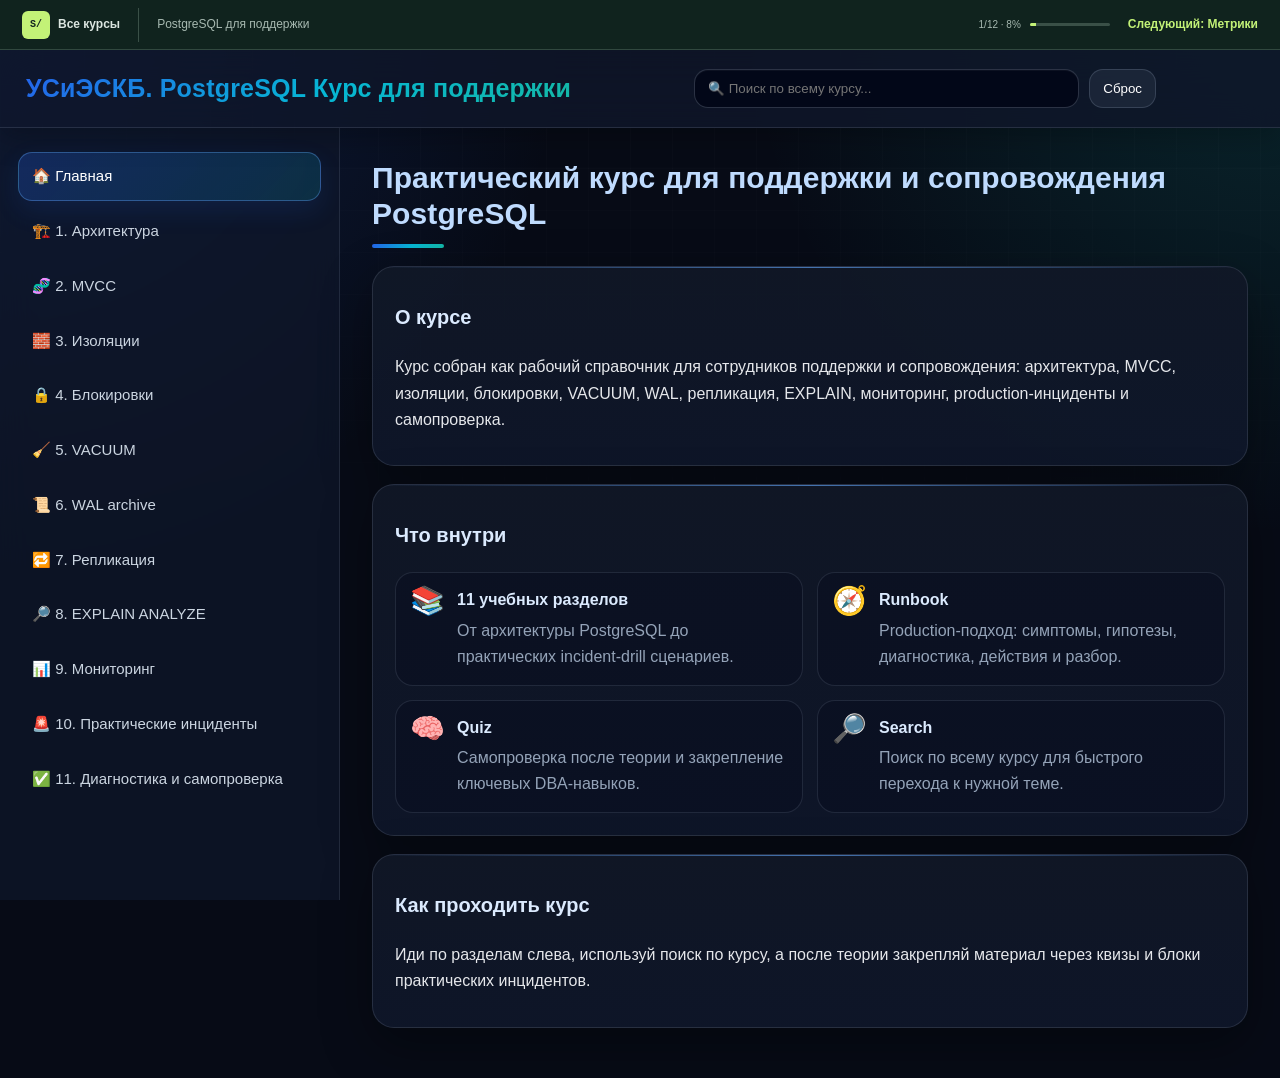
<file: postgresql.html>
<!DOCTYPE html>
<html lang='ru'>
<head>
<meta charset='UTF-8'>
<meta name='viewport' content='width=device-width,initial-scale=1'>
<title>УСиЭСКБ. PostgreSQL Курс для поддержки</title>
<style>
:root{
  --bg:#070b16;--panel:#0f172a;--panel2:#111827;--panel3:#172033;
  --text:#e5e7eb;--muted:#94a3b8;--line:#263449;
  --blue:#60a5fa;--cyan:#22d3ee;--green:#86efac;--red:#fca5a5;
  --accent:linear-gradient(135deg,#2563eb,#06b6d4 55%,#14b8a6);
  --shadow:0 18px 50px rgba(0,0,0,.35);--radius:22px;
}
*{box-sizing:border-box}
html{scroll-behavior:smooth}
body{margin:0;font-family:Inter,Arial,sans-serif;background:radial-gradient(circle at top left,rgba(37,99,235,.22),transparent 34%),radial-gradient(circle at top right,rgba(20,184,166,.16),transparent 32%),var(--bg);color:var(--text);line-height:1.65}
body:before{content:"";position:fixed;inset:0;pointer-events:none;background-image:linear-gradient(rgba(255,255,255,.025) 1px,transparent 1px),linear-gradient(90deg,rgba(255,255,255,.025) 1px,transparent 1px);background-size:42px 42px;mask-image:linear-gradient(to bottom,rgba(0,0,0,.75),transparent 80%)}
header{background:rgba(15,23,42,.82);backdrop-filter:blur(18px);border-bottom:1px solid rgba(148,163,184,.18);padding:18px 26px;position:sticky;top:0;z-index:20;box-shadow:0 8px 30px rgba(0,0,0,.25)}
header h1{margin:0;font-size:25px;letter-spacing:.2px;background:var(--accent);-webkit-background-clip:text;background-clip:text;color:transparent;font-weight:800}
.mobile-toggle{display:none;width:100%;margin-top:12px;padding:12px 14px;border:1px solid rgba(148,163,184,.26);border-radius:15px;background:rgba(2,6,23,.86);color:#fff;font-size:16px;text-align:left;cursor:pointer;box-shadow:0 8px 24px rgba(0,0,0,.2)}
.layout{display:flex;min-height:100vh;position:relative}aside{width:340px;background:rgba(15,23,42,.74);backdrop-filter:blur(16px);padding:18px;border-right:1px solid rgba(148,163,184,.16);position:sticky;top:78px;height:calc(100vh - 78px);overflow:auto;flex-shrink:0}
aside::-webkit-scrollbar{width:8px}aside::-webkit-scrollbar-thumb{background:#334155;border-radius:999px}
main{flex:1;padding:32px;min-width:0;max-width:1180px;margin:0 auto}.page{display:none;animation:fadeUp .24s ease-out}.page.active{display:block}@keyframes fadeUp{from{opacity:0;transform:translateY(8px)}to{opacity:1;transform:translateY(0)}}
.menu{display:flex;align-items:center;gap:9px;color:#cbd5e1;text-decoration:none;padding:11px 13px;border-radius:14px;margin:6px 0;font-size:15px;border:1px solid transparent;transition:.18s ease}.menu:hover{background:rgba(30,41,59,.75);color:#fff;border-color:rgba(148,163,184,.18);transform:translateX(2px)}.menu.active{background:linear-gradient(135deg,rgba(37,99,235,.26),rgba(6,182,212,.16));color:#fff;border-color:rgba(96,165,250,.38);box-shadow:0 10px 26px rgba(37,99,235,.12)}
.card{background:linear-gradient(180deg,rgba(17,24,39,.92),rgba(15,23,42,.92));border:1px solid rgba(148,163,184,.18);border-radius:var(--radius);padding:22px;margin:18px 0;overflow:hidden;box-shadow:var(--shadow);position:relative}.card:before{content:"";position:absolute;left:0;right:0;top:0;height:1px;background:linear-gradient(90deg,transparent,rgba(96,165,250,.65),transparent)}
.card.quiz{border-color:rgba(34,211,238,.28);background:linear-gradient(180deg,rgba(8,47,73,.42),rgba(15,23,42,.94))}.quiz button{padding:11px 14px;border:1px solid rgba(96,165,250,.32);border-radius:13px;background:rgba(37,99,235,.22);color:#fff;cursor:pointer;margin:6px;min-height:42px;transition:.16s ease}.quiz button:hover{background:rgba(37,99,235,.45);transform:translateY(-1px);box-shadow:0 10px 22px rgba(37,99,235,.18)}
.res{margin-top:9px;font-weight:800}.ok{color:var(--green)}.bad{color:var(--red)}
pre{background:#020617;color:#a7f3d0;padding:15px;border-radius:16px;overflow-x:auto;white-space:pre;max-width:100%;font-size:14px;border:1px solid rgba(148,163,184,.16);box-shadow:inset 0 1px 0 rgba(255,255,255,.04)}code{background:#020617;color:#a7f3d0;padding:3px 7px;border-radius:8px;border:1px solid rgba(148,163,184,.14)}
h2{color:#bfdbfe;font-size:30px;margin:0 0 18px;line-height:1.2;letter-spacing:.1px}h2:after{content:"";display:block;width:72px;height:4px;margin-top:12px;border-radius:999px;background:var(--accent)}h3{color:#dbeafe;margin-top:12px;font-size:20px}h4{color:#bae6fd;margin:18px 0 6px}p{margin:10px 0}ul,ol{padding-left:23px}li{margin:5px 0}.small{color:var(--muted);font-size:14px}
table{width:100%;border-collapse:separate;border-spacing:0;overflow:hidden;border-radius:16px;border:1px solid rgba(148,163,184,.2);margin:12px 0}th,td{border-bottom:1px solid rgba(148,163,184,.14);padding:10px;text-align:left;vertical-align:top}th{background:rgba(37,99,235,.18);color:#dbeafe}tr:last-child td{border-bottom:0}tr:nth-child(even) td{background:rgba(148,163,184,.035)}
.badge{display:inline-flex;align-items:center;gap:6px;padding:4px 9px;border-radius:999px;background:rgba(37,99,235,.16);border:1px solid rgba(96,165,250,.26);color:#bfdbfe;font-size:13px}.callout{border-left:4px solid var(--cyan);padding:12px 14px;background:rgba(8,47,73,.28);border-radius:14px;margin:14px 0;color:#dbeafe}

.course-highlights{display:grid;grid-template-columns:repeat(2,minmax(0,1fr));gap:14px;margin-top:12px}
.highlight-item{display:flex;gap:13px;align-items:flex-start;padding:14px;border:1px solid rgba(148,163,184,.16);border-radius:18px;background:rgba(2,6,23,.24)}
.highlight-icon{font-size:28px;line-height:1;min-width:34px;text-align:center}
.highlight-item b{display:block;color:#dbeafe;font-size:16px;margin-bottom:4px}
.highlight-item p{margin:0;color:var(--muted)}
@media(max-width:700px){.course-highlights{grid-template-columns:1fr}.highlight-item{padding:12px}}


/* Global course search */
header{display:flex;align-items:center;justify-content:space-between;gap:18px;flex-wrap:wrap}
.searchBox{display:flex;align-items:center;gap:10px;margin-left:auto;min-width:280px;max-width:560px;flex:1 1 360px;justify-content:flex-end}
.searchBox input{width:min(420px,100%);padding:11px 13px;border-radius:14px;border:1px solid rgba(148,163,184,.28);background:rgba(2,6,23,.88);color:var(--text);outline:none;box-shadow:inset 0 1px 0 rgba(255,255,255,.04)}
.searchBox input:focus{border-color:rgba(96,165,250,.75);box-shadow:0 0 0 3px rgba(96,165,250,.14)}
.searchBox button{padding:11px 13px;border-radius:14px;border:1px solid rgba(148,163,184,.24);background:rgba(30,41,59,.82);color:#fff;cursor:pointer;transition:.16s ease;white-space:nowrap}
.searchBox button:hover{background:rgba(37,99,235,.42);border-color:rgba(96,165,250,.48)}
.search-count{font-size:13px;color:#93c5fd;white-space:nowrap;min-width:88px;text-align:left}
mark.search-hit{background:#facc15;color:#111827;border-radius:5px;padding:0 3px;box-shadow:0 0 0 1px rgba(0,0,0,.08)}
.menu.search-hidden{display:none!important}
.menu.search-match{background:linear-gradient(135deg,rgba(37,99,235,.42),rgba(6,182,212,.20));color:#fff;border-color:rgba(96,165,250,.45)}
.search-empty{display:none;margin:18px 0;padding:16px;border-radius:16px;background:rgba(127,29,29,.22);border:1px solid rgba(252,165,165,.25);color:#fecaca}
.search-empty.active{display:block}
@media(max-width:900px){.searchBox{order:3;width:100%;max-width:none;min-width:0;justify-content:stretch;margin-left:0}.searchBox input{width:100%;flex:1}.search-count{min-width:auto}.searchBox button{padding:11px 12px}}
@media(max-width:480px){.searchBox{gap:8px;flex-wrap:wrap}.searchBox button{flex:0 0 auto}.search-count{width:100%}}

@media(max-width:900px){header{padding:14px 16px}header h1{font-size:20px;line-height:1.25}.mobile-toggle{display:block}.layout{display:block}aside{display:none;position:static;width:100%;height:auto;overflow:visible;border-right:0;border-bottom:1px solid rgba(148,163,184,.16);padding:10px 14px;background:rgba(15,23,42,.96)}body.menu-open aside{display:block}main{padding:17px;max-width:none}.menu{font-size:16px;padding:12px 14px;margin:7px 0;background:rgba(17,24,39,.76)}.card{padding:16px;border-radius:18px;margin:13px 0}h2{font-size:23px;line-height:1.25}h3{font-size:19px}p,li{font-size:16px}pre{font-size:13px;padding:11px}.quiz button{display:block;width:100%;margin:8px 0;text-align:left;font-size:16px;min-height:48px}table{display:block;overflow-x:auto;white-space:nowrap}}
@media(max-width:480px){header h1{font-size:18px}main{padding:12px}.card{padding:14px;border-radius:16px}h2{font-size:21px}pre{font-size:12px}.menu{font-size:15px}}
</style>
<script>
function safeId(id){
  return String(id || '').replace(/[^a-zA-Z0-9_-]/g, '');
}

function show(id){
  const targetId = safeId(id);
  const target = document.getElementById(targetId);

  if (!target) {
    console.warn('Раздел не найден:', targetId);
    return false;
  }

  document.querySelectorAll('.page').forEach(page => {
    page.classList.remove('active');
  });

  target.classList.add('active');

  document.querySelectorAll('.menu').forEach(item => {
    const onclickText = item.getAttribute('onclick') || '';
    item.classList.toggle('active', onclickText.includes("show('" + targetId + "')"));
  });

  document.body.classList.remove('menu-open');
  window.scrollTo(0, 0);
  return true;
}

function q(id, answer, correct, message){
  const result = document.getElementById(safeId(id));

  if (!result) {
    console.warn('Элемент результата квиза не найден:', id);
    return false;
  }

  const isCorrect = answer === correct;
  result.className = 'res ' + (isCorrect ? 'ok' : 'bad');
  result.textContent = isCorrect ? 'Верно ✅' : 'Неверно ❌ ' + (message || 'Попробуйте ещё раз.');
  return isCorrect;
}


function clearSearchHighlights(root){
  if (!root) return;
  root.querySelectorAll('mark.search-hit').forEach(mark => {
    mark.replaceWith(document.createTextNode(mark.textContent));
  });
  root.normalize();
}

function highlightSearchTerm(root, term){
  if (!root || !term) return 0;
  let count = 0;
  const skipTags = new Set(['SCRIPT','STYLE','INPUT','TEXTAREA','BUTTON','MARK']);
  const walker = document.createTreeWalker(root, NodeFilter.SHOW_TEXT, {
    acceptNode(node){
      const parent = node.parentElement;
      if (!parent || skipTags.has(parent.tagName)) return NodeFilter.FILTER_REJECT;
      if (!node.nodeValue || !node.nodeValue.trim()) return NodeFilter.FILTER_REJECT;
      return node.nodeValue.toLowerCase().includes(term) ? NodeFilter.FILTER_ACCEPT : NodeFilter.FILTER_REJECT;
    }
  });
  const nodes = [];
  while (walker.nextNode()) nodes.push(walker.currentNode);

  nodes.forEach(node => {
    const text = node.nodeValue;
    const lower = text.toLowerCase();
    const fragment = document.createDocumentFragment();
    let pos = 0;
    let idx = lower.indexOf(term, pos);
    while (idx !== -1) {
      fragment.appendChild(document.createTextNode(text.slice(pos, idx)));
      const mark = document.createElement('mark');
      mark.className = 'search-hit';
      mark.textContent = text.slice(idx, idx + term.length);
      fragment.appendChild(mark);
      count++;
      pos = idx + term.length;
      idx = lower.indexOf(term, pos);
    }
    fragment.appendChild(document.createTextNode(text.slice(pos)));
    node.parentNode.replaceChild(fragment, node);
  });
  return count;
}

function getMenuTargetId(menuItem){
  if (!menuItem) return '';
  const dataTarget = menuItem.getAttribute('data-target');
  if (dataTarget) return safeId(dataTarget);
  const onclickText = menuItem.getAttribute('onclick') || '';
  const match = onclickText.match(/show\(['"]([^'"]+)['"]\)/);
  return match ? safeId(match[1]) : '';
}

function searchCourse(){
  const input = document.getElementById('courseSearch');
  const counter = document.getElementById('searchCount');
  const empty = document.getElementById('searchEmpty');
  const term = (input && input.value ? input.value : '').trim().toLowerCase();
  let totalMatches = 0;
  let matchedSections = 0;
  let firstMatchId = '';

  document.querySelectorAll('.page').forEach(page => {
    clearSearchHighlights(page);
    page.dataset.searchMatch = '';
  });
  document.querySelectorAll('.menu').forEach(item => {
    item.classList.remove('search-hidden','search-match');
  });
  if (empty) empty.classList.remove('active');

  if (!term) {
    if (counter) counter.textContent = '';
    return;
  }

  document.querySelectorAll('.page').forEach(page => {
    const text = page.textContent.toLowerCase();
    if (text.includes(term)) {
      page.dataset.searchMatch = '1';
      matchedSections++;
      totalMatches += highlightSearchTerm(page, term);
      if (!firstMatchId) firstMatchId = page.id;
    }
  });

  document.querySelectorAll('.menu').forEach(item => {
    const targetId = getMenuTargetId(item);
    const target = targetId ? document.getElementById(targetId) : null;
    const isMatch = target && target.dataset.searchMatch === '1';
    item.classList.toggle('search-hidden', !isMatch);
    item.classList.toggle('search-match', !!isMatch);
  });

  if (counter) {
    counter.textContent = totalMatches
      ? `Найдено: ${totalMatches} / разделов: ${matchedSections}`
      : 'Ничего не найдено';
  }
  if (!totalMatches && empty) empty.classList.add('active');
  if (firstMatchId) show(firstMatchId);
}

function clearCourseSearch(){
  const input = document.getElementById('courseSearch');
  const counter = document.getElementById('searchCount');
  const empty = document.getElementById('searchEmpty');
  if (input) input.value = '';
  document.querySelectorAll('.page').forEach(page => {
    clearSearchHighlights(page);
    page.dataset.searchMatch = '';
  });
  document.querySelectorAll('.menu').forEach(item => {
    item.classList.remove('search-hidden','search-match');
  });
  if (counter) counter.textContent = '';
  if (empty) empty.classList.remove('active');
}

let lastScroll = 0;
window.addEventListener('scroll', () => {
  if (window.innerWidth <= 900) {
    const current = window.pageYOffset || document.documentElement.scrollTop || 0;
    if (current < lastScroll && current > 80) {
      document.body.classList.add('menu-open');
    }
    lastScroll = current;
  }
});

document.addEventListener('DOMContentLoaded', () => {
  if (!show('home')) {
    const firstPage = document.querySelector('.page');
    if (firstPage) firstPage.classList.add('active');
  }

  const menuIds = ['home','p1','p4','p5','p6','p7','p8','p10','p12','p13','p14','selfcheck'];
  const missing = menuIds.filter(id => !document.getElementById(id));
  if (missing.length) {
    console.warn('Не найдены разделы меню:', missing.join(', '));
  }
});
</script>
  <link rel="stylesheet" href="course-shell.css">
</head><body>
<header>
<h1>УСиЭСКБ. PostgreSQL Курс для поддержки</h1>
<div class="searchBox" role="search">
  <input id="courseSearch" type="search" placeholder="🔍 Поиск по всему курсу..." autocomplete="off" oninput="searchCourse()">
  <button type="button" onclick="clearCourseSearch()">Сброс</button>
  <span id="searchCount" class="search-count" aria-live="polite"></span>
</div>
<button class="mobile-toggle" onclick="document.body.classList.toggle('menu-open')">☰ Меню курса</button>
</header>
<div class='layout'>
<aside>
<a class='menu' href='#' onclick="show('home')">🏠 Главная</a>
<a class='menu' href='#' onclick="show('p1')">🏗️ 1. Архитектура</a>
<a class='menu' href='#' onclick="show('p4')">🧬 2. MVCC</a>
<a class='menu' href='#' onclick="show('p5')">🧱 3. Изоляции</a>
<a class='menu' href='#' onclick="show('p6')">🔒 4. Блокировки</a>
<a class='menu' href='#' onclick="show('p7')">🧹 5. VACUUM</a>
<a class='menu' href='#' onclick="show('p8')">📜 6. WAL archive</a>
<a class='menu' href='#' onclick="show('p10')">🔁 7. Репликация</a>
<a class='menu' href='#' onclick="show('p12')">🔎 8. EXPLAIN ANALYZE</a>
<a class='menu' href='#' onclick="show('p13')">📊 9. Мониторинг</a>
<a class="menu" data-target="p14" href="#" onclick="show('p14');return false">🚨 10. Практические инциденты</a>
<a class="menu" data-target="selfcheck" href="#" onclick="show('selfcheck');return false">✅ 11. Диагностика и самопроверка</a>
</aside>
<main>
<div id="searchEmpty" class="search-empty">Ничего не найдено. Попробуйте другой запрос.</div>
<section id='home' class='page'>
  <h2>Практический курс для поддержки и сопровождения PostgreSQL</h2>

  <div class='card'>
    <h3>О курсе</h3>
    <p>
      Курс собран как рабочий справочник для сотрудников поддержки и сопровождения:
      архитектура, MVCC, изоляции, блокировки, VACUUM, WAL, репликация,
      EXPLAIN, мониторинг, production-инциденты и самопроверка.
    </p>
  </div>

  <div class='card'>
    <h3>Что внутри</h3>
    <div class='course-highlights'>
      <div class='highlight-item'>
        <div class='highlight-icon'>📚</div>
        <div>
          <b>11 учебных разделов</b>
          <p>От архитектуры PostgreSQL до практических incident-drill сценариев.</p>
        </div>
      </div>

      <div class='highlight-item'>
        <div class='highlight-icon'>🧭</div>
        <div>
          <b>Runbook</b>
          <p>Production-подход: симптомы, гипотезы, диагностика, действия и разбор.</p>
        </div>
      </div>

      <div class='highlight-item'>
        <div class='highlight-icon'>🧠</div>
        <div>
          <b>Quiz</b>
          <p>Самопроверка после теории и закрепление ключевых DBA-навыков.</p>
        </div>
      </div>

      <div class='highlight-item'>
        <div class='highlight-icon'>🔎</div>
        <div>
          <b>Search</b>
          <p>Поиск по всему курсу для быстрого перехода к нужной теме.</p>
        </div>
      </div>
    </div>
  </div>

  <div class='card'>
    <h3>Как проходить курс</h3>
    <p>
      Иди по разделам слева, используй поиск по курсу, а после теории
      закрепляй материал через квизы и блоки практических инцидентов.
    </p>
  </div>
</section>
<section id='p1' class='page'><h2>1. Общее устройство PostgreSQL и HA-кластера Patroni + etcd + HAProxy</h2>
<div class='card'>
<h3>PostgreSQL сам по себе</h3>
<p>PostgreSQL — это сервер базы данных, который хранит данные в <b>data directory</b>. Один экземпляр PostgreSQL состоит из процессов, общей памяти, файлов данных и WAL-журнала.</p>
<ul>
<li><b>Postmaster / postgres process</b> — главный процесс, принимает подключения и запускает backend-процессы.</li>
<li><b>Backend processes</b> — процессы, которые обслуживают клиентские соединения. Обычно одно подключение = один backend-процесс.</li>
<li><b>Shared Buffers</b> — область общей памяти, где PostgreSQL кэширует страницы таблиц и индексов.</li>
<li><b>WAL — Write-Ahead Log</b> — журнал предзаписи. Перед изменением data files изменение сначала фиксируется в WAL.</li>
<li><b>Data files</b> — физические файлы таблиц, индексов, TOAST-данных и системных каталогов.</li>
<li><b>Autovacuum</b> — фоновый механизм очистки старых версий строк, необходимых из-за MVCC.</li>
</ul>
<pre>ps -ef | grep postgres</pre>
<p><b>Важно для поддержки:</b> если приложение жалуется на медленную БД, проблема может быть не только в SQL, но и в количестве подключений, нехватке памяти, WAL, диске или autovacuum.</p>
</div>

<div class='card'>
<h3>Базовая репликация PostgreSQL</h3>
<p>В production PostgreSQL часто работает не один сервер, а кластер с primary и replica.</p>
<pre>Primary PostgreSQL
        |
        | WAL streaming
        v
Replica PostgreSQL
        |
        v
Replica PostgreSQL</pre>
<p><b>Primary</b> принимает запись: INSERT, UPDATE, DELETE, DDL.</p>
<p><b>Replica</b> получает WAL с primary и применяет его у себя.</p>
<ul>
<li><b>Асинхронная репликация</b> — primary подтверждает транзакцию сразу, не дожидаясь replica. Быстрее, но при аварии можно потерять последние транзакции.</li>
<li><b>Синхронная репликация</b> — primary ждёт подтверждения от replica. Надёжнее, но медленнее.</li>
</ul>
</div>

<div class='card'>
<h3>Зачем нужен Patroni</h3>
<p>PostgreSQL сам по себе не является полноценным менеджером автоматического failover. Он умеет репликацию, но не управляет всем жизненным циклом HA-кластера.</p>
<p><b>Patroni</b> — менеджер высокой доступности PostgreSQL.</p>
<p>Он выполняет задачи:</p>
<ul>
<li>следит за состоянием PostgreSQL;</li>
<li>выбирает primary;</li>
<li>переводит replica в primary при аварии;</li>
<li>настраивает репликацию;</li>
<li>защищает от split-brain;</li>
<li>хранит состояние кластера в DCS.</li>
</ul>
<p><b>DCS</b> — Distributed Configuration Store. Обычно используется etcd, Consul или ZooKeeper.</p>
</div>

<div class='card'>
<h3>Роль etcd</h3>
<p><b>etcd</b> — распределённое key-value хранилище. В PostgreSQL HA-кластере etcd не хранит данные базы. Он хранит служебное состояние кластера.</p>
<ul>
<li>кто сейчас primary;</li>
<li>какие ноды живы;</li>
<li>leader lock текущего primary;</li>
<li>параметры Patroni;</li>
<li>TTL-состояния участников.</li>
</ul>
<pre>/service/postgres-cluster/leader = pg-node-1
/service/postgres-cluster/members/pg-node-1 = alive
/service/postgres-cluster/members/pg-node-2 = replica</pre>
<p>Patroni-ноды постоянно обновляют записи в etcd. Primary держит leader lock. Если primary падает и перестаёт обновлять lock, другая replica может стать новым primary.</p>
</div>

<div class='card'>
<h3>Типовая схема HA-кластера</h3>
<pre>                 Application
                      |
                      v
                  HAProxy / VIP
                      |
        +-------------+-------------+
        |                           |
        v                           v
   PostgreSQL node 1           PostgreSQL node 2
   Patroni + PostgreSQL        Patroni + PostgreSQL
   Primary or Replica          Primary or Replica
        |                           |
        +-------------+-------------+
                      |
                      v
                    etcd cluster
              etcd-1 / etcd-2 / etcd-3</pre>
<p>Обычно production-схема включает:</p>
<ul>
<li>3 etcd-ноды;</li>
<li>3 PostgreSQL-ноды с Patroni;</li>
<li>1–2 HAProxy-ноды;</li>
<li>опционально Keepalived/VIP перед HAProxy.</li>
</ul>
</div>

<div class='card'>
<h3>Как работает failover</h3>
<p>Пример исходного состояния:</p>
<pre>pg-1 = primary
pg-2 = replica
pg-3 = replica</pre>
<p>Если pg-1 падает:</p>
<ol>
<li>Patroni на pg-1 перестаёт обновлять lock в etcd.</li>
<li>etcd удаляет lock после TTL.</li>
<li>Patroni на репликах видит, что leader отсутствует.</li>
<li>Самая подходящая replica становится новым primary.</li>
<li>Например, pg-2 promoted to primary.</li>
<li>HAProxy через health-check видит, что primary теперь pg-2.</li>
<li>Новые подключения идут на pg-2.</li>
</ol>
<p>После failover:</p>
<pre>pg-2 = primary
pg-3 = replica
pg-1 = бывший primary, требует rejoin/reinit</pre>
<p><b>Важно для поддержки:</b> после failover старый primary нельзя просто возвращать как primary. Его нужно корректно присоединить обратно через pg_rewind или reinit.</p>
</div>

<div class='card'>
<h3>Роль HAProxy</h3>
<p><b>HAProxy</b> скрывает от приложения, какая PostgreSQL-нода сейчас primary.</p>
<pre>postgres://app:pass@haproxy:5432/db</pre>
<p>HAProxy проверяет Patroni REST API на каждой ноде:</p>
<pre>GET http://pg-1:8008/primary
GET http://pg-2:8008/primary
GET http://pg-3:8008/primary</pre>
<p>Только текущий primary отдаёт успешный ответ на primary/master endpoint. HAProxy отправляет write-трафик туда.</p>
<p>Часто используют два порта:</p>
<pre>5000 -> primary, для записи
5001 -> replicas, для чтения</pre>
<pre>Application write traffic -> HAProxy:5000 -> current primary
Application read traffic  -> HAProxy:5001 -> replicas</pre>
</div>

<div class='card'>
<h3>Patroni REST API и patronictl</h3>
<p>Patroni поднимает HTTP API, обычно на порту 8008.</p>
<ul>
<li><b>/primary</b> или <b>/master</b> — проверка primary;</li>
<li><b>/replica</b> — проверка replica;</li>
<li><b>/health</b> — состояние сервиса;</li>
<li><b>/patroni</b> — подробная информация Patroni.</li>
</ul>
<pre>patronictl list</pre>
<pre>+ Cluster: pg-cluster --------+---------+---------+----+-----------+
| Member | Host     | Role    | State   | TL | Lag in MB |
+--------+----------+---------+---------+----+-----------+
| pg-1   | 10.0.0.1 | Leader  | running |  5 |           |
| pg-2   | 10.0.0.2 | Replica | running |  5 |         0 |
| pg-3   | 10.0.0.3 | Replica | running |  5 |         0 |
+--------+----------+---------+---------+----+-----------+</pre>
</div>

<div class='card'>
<h3>Split-brain</h3>
<p><b>Split-brain</b> — опасная ситуация, когда две ноды одновременно считают себя primary.</p>
<pre>pg-1 принимает записи
pg-2 тоже принимает записи
данные расходятся</pre>
<p>Patroni + etcd нужны, чтобы этого не произошло. Только нода, владеющая leader lock в etcd, имеет право быть primary.</p>
</div>

<div class='card'>
<h3>Что происходит со старым primary после аварии</h3>
<p>Когда бывший primary возвращается после сбоя, Patroni не должен сразу пускать его обратно как primary.</p>
<p>Обычно выполняется:</p>
<ul>
<li>проверка timeline;</li>
<li>сравнение WAL-позиции;</li>
<li>попытка pg_rewind;</li>
<li>если rewind невозможен — reinit.</li>
</ul>
<p><b>pg_rewind</b> позволяет быстро превратить бывший primary в replica нового primary, если нужный WAL ещё доступен.</p>
</div>

<div class='card'>
<h3>Компоненты и их роли</h3>
<ul>
<li><b>PostgreSQL</b> — хранит данные и выполняет SQL.</li>
<li><b>Patroni</b> — управляет PostgreSQL-нодами, failover, promote, demote, reinit.</li>
<li><b>etcd</b> — хранит состояние кластера и leader lock.</li>
<li><b>HAProxy</b> — направляет клиентские подключения на правильную PostgreSQL-ноду.</li>
<li><b>Keepalived / VIP</b> — даёт единый виртуальный IP для HAProxy.</li>
<li><b>pgBackRest / Barman</b> — backup и restore.</li>
<li><b>Prometheus / Grafana</b> — мониторинг.</li>
<li><b>WAL archive</b> — долговременное хранение WAL для восстановления.</li>
</ul>
</div>

<div class='card'>
<h3>Упрощённый поток записи</h3>
<ol>
<li>Приложение подключается к HAProxy.</li>
<li>HAProxy отправляет соединение на текущий primary.</li>
<li>PostgreSQL пишет изменения в WAL.</li>
<li>Primary применяет изменения к data files.</li>
<li>WAL передаётся replica-нодам.</li>
<li>Replica применяют WAL.</li>
<li>Patroni следит за состоянием.</li>
<li>etcd хранит информацию, кто leader.</li>
</ol>
</div>

<div class='card'>
<h3>Важные настройки PostgreSQL, Patroni и HAProxy</h3>
<p><b>PostgreSQL:</b></p>
<pre>wal_level = replica
max_wal_senders = 10
max_replication_slots = 10
hot_standby = on
archive_mode = on
archive_command = '...'</pre>
<p><b>Patroni:</b></p>
<pre>scope: pg-cluster
name: pg-1

restapi:
  listen: 0.0.0.0:8008

etcd3:
  hosts: etcd-1:2379,etcd-2:2379,etcd-3:2379

postgresql:
  listen: 0.0.0.0:5432
  data_dir: /var/lib/postgresql/data</pre>
<p><b>HAProxy:</b></p>
<pre>frontend postgres_write
    bind *:5000
    default_backend postgres_primary

backend postgres_primary
    option httpchk GET /primary
    server pg-1 pg-1:5432 check port 8008
    server pg-2 pg-2:5432 check port 8008
    server pg-3 pg-3:5432 check port 8008</pre>
</div>

<div class='card'>
<h3>Главное простыми словами</h3>
<pre>PostgreSQL хранит данные.
Patroni управляет ролями PostgreSQL-нод.
etcd решает, кто имеет право быть primary.
HAProxy отправляет приложение на текущий primary.</pre>
<p>Самая короткая схема:</p>
<pre>App -> HAProxy -> PostgreSQL Primary
                  PostgreSQL Replica
                  PostgreSQL Replica

Patroni на каждой PostgreSQL-ноде
etcd как координатор</pre>
<p>Идея HA-кластера: если primary падает, replica автоматически становится новым primary, а приложение продолжает работать через HAProxy.</p>
</div>

<div class='card quiz'>
<h3>Квиз по архитектуре PostgreSQL HA</h3>
<p>1. Что хранит etcd в HA-кластере PostgreSQL?</p>
<button onclick="q('a1','b','a','Нет. Данные базы хранятся в PostgreSQL data directory.')">Таблицы PostgreSQL</button>
<button onclick="q('a1','a','a','Верно.')">Служебное состояние кластера и leader lock</button>
<button onclick="q('a1','c','a','Нет. WAL хранится PostgreSQL и может архивироваться отдельно.')">Только WAL-сегменты</button>
<div id='a1' class='res'></div>

<p>2. Зачем нужен HAProxy?</p>
<button onclick="q('a2','b','a','Нет. Failover управляет Patroni.')">Чтобы выполнять promote replica</button>
<button onclick="q('a2','c','a','Нет. etcd хранит состояние, а не принимает SQL-запросы.')">Чтобы хранить leader lock</button>
<button onclick="q('a2','a','a','Верно.')">Чтобы направлять подключения на текущий primary или replicas</button>
<div id='a2' class='res'></div>

<p>3. Что такое split-brain?</p>
<button onclick="q('a3','a','a','Верно.')">Ситуация, когда две ноды считают себя primary</button>
<button onclick="q('a3','b','a','Нет. Lag сам по себе не split-brain.')">Обычный replication lag</button>
<button onclick="q('a3','c','a','Нет. VACUUM не является split-brain.')">Запуск autovacuum на replica</button>
<div id='a3' class='res'></div>

<p>4. Что обычно происходит со старым primary после failover?</p>
<button onclick="q('a4','a','a','Верно.')">Он требует pg_rewind или reinit перед возвращением в кластер</button>
<button onclick="q('a4','b','a','Нет. Его нельзя просто вернуть primary без проверки timeline и WAL.')">Он сразу становится primary снова</button>
<button onclick="q('a4','c','a','Нет. HAProxy не переписывает данные PostgreSQL.')">HAProxy копирует в него данные</button>
<div id='a4' class='res'></div>
</div>
</section>
<section id='p4' class='page'><h2>2. MVCC — многоверсионность PostgreSQL</h2>
<div class='card'>
<h3>Что такое MVCC</h3>
<p><b>MVCC</b> (Multiversion Concurrency Control) — многоверсионное управление конкурентным доступом. PostgreSQL поддерживает целостность данных так, что каждый SQL-оператор видит не «текущую физическую таблицу», а <b>снимок данных</b> на определённый момент времени.</p>
<p>Это защищает запросы от несогласованности, если параллельные транзакции меняют те же строки. Главное преимущество MVCC: <b>чтение не блокирует запись, а запись не блокирует чтение</b>. Благодаря этому PostgreSQL хорошо работает в многопользовательской среде.</p>
<p>Даже для строгой изоляции PostgreSQL использует подход SSI — Serializable Snapshot Isolation.</p>
</div>

<div class='card'>
<h3>Версии строк</h3>
<p>В PostgreSQL строка может существовать физически в нескольких версиях. При UPDATE старая версия не переписывается на месте: создаётся новая версия, а старая помечается как устаревшая.</p>
<ul>
<li><b>INSERT</b> создаёт новую версию строки.</li>
<li><b>DELETE</b> помечает текущую версию как удалённую.</li>
<li><b>UPDATE</b> фактически работает как DELETE старой версии + INSERT новой версии.</li>
</ul>
<p>Именно поэтому после большого количества UPDATE/DELETE появляются «мёртвые» версии строк, которые затем должен убрать VACUUM.</p>
</div>

<div class='card'>
<h3>xmin, xmax и ctid</h3>
<p>У каждой версии строки есть служебные поля в заголовке:</p>
<ul>
<li><b>xmin</b> — номер транзакции, которая создала эту версию строки;</li>
<li><b>xmax</b> — номер транзакции, которая удалила или заменила эту версию;</li>
<li><b>ctid</b> — физическая ссылка на версию строки в виде <code>(страница, указатель)</code>;</li>
<li><b>infomask</b> — набор битов статуса, например была ли транзакция зафиксирована или отменена.</li>
</ul>
<pre>SELECT xmin, xmax, ctid, * FROM accounts;</pre>
<p>Если строка актуальна, обычно <code>xmax = 0</code>. Если строка обновлялась, старая версия получает <code>xmax</code>, а новая версия получает новый <code>xmin</code>.</p>
<p><b>Важно:</b> заголовок версии строки занимает минимум около 23 байт, поэтому для очень «узких» таблиц служебные накладные расходы могут быть заметными.</p>
</div>

<div class='card'>
<h3>Как работает INSERT</h3>
<p>При вставке строки PostgreSQL создаёт новую версию строки и записывает в <code>xmin</code> номер текущей транзакции. Пока транзакция не завершена, другие транзакции не считают эту версию видимой.</p>
<pre>BEGIN;
INSERT INTO t(s) VALUES ('FOO');
SELECT txid_current();
COMMIT;</pre>
<p>После COMMIT статус транзакции записывается в служебные структуры PostgreSQL. Позже при чтении страницы PostgreSQL может выставить так называемые hint bits, чтобы последующие проверки видимости были быстрее.</p>
</div>

<div class='card'>
<h3>Как работает DELETE</h3>
<p>DELETE не стирает строку физически сразу. Он записывает номер удаляющей транзакции в <code>xmax</code> текущей версии строки.</p>
<pre>BEGIN;
DELETE FROM t WHERE id = 1;
ROLLBACK;</pre>
<p>Если транзакция отменена, версия строки остаётся видимой. Если транзакция зафиксирована, версия становится мёртвой для новых снимков и позже может быть очищена VACUUM.</p>
<p><b>xmax активной транзакции</b> также работает как признак блокировки строки: другая транзакция, желающая изменить эту же строку, будет ждать завершения первой.</p>
</div>

<div class='card'>
<h3>Как работает UPDATE</h3>
<p>UPDATE создаёт новую версию строки и связывает старую с новой через <code>ctid</code>.</p>
<pre>BEGIN;
UPDATE t SET s = 'BAR' WHERE id = 1;
COMMIT;</pre>
<p>Физически в странице могут оказаться две версии:</p>
<pre>ctid   xmin       xmax       t_ctid
(0,1)  3664 (c)   3666       (0,2)
(0,2)  3666       0          (0,2)</pre>
<p>Первая версия стала старой, вторая — новой актуальной версией. Для разных транзакций, в зависимости от их snapshot, видимой может быть разная версия.</p>
</div>

<div class='card'>
<h3>Индексы и MVCC</h3>
<p>В индексах PostgreSQL нет собственных версий строк с <code>xmin/xmax</code>. Индексная запись обычно содержит ключ и ссылку <code>ctid</code> на табличную версию строки.</p>
<p>После UPDATE индекс может содержать ссылки и на старую, и на новую версии строки. Чтобы понять, какая версия видима текущей транзакции, PostgreSQL должен проверить табличную строку и правила видимости.</p>
<p>В некоторых случаях visibility map позволяет оптимизировать чтение, например для Index Only Scan.</p>
</div>

<div class='card'>
<h3>Снимок данных (Snapshot)</h3>
<p>Snapshot — это не физическая копия таблиц. Это набор чисел, по которым PostgreSQL определяет, какие версии строк видны транзакции.</p>
<p>Упрощённо версия строки видима, если:</p>
<ul>
<li>транзакция <code>xmin</code>, создавшая версию, уже видима в снимке;</li>
<li>транзакция <code>xmax</code>, удалившая или заменившая версию, ещё не видима в снимке.</li>
</ul>
<p>В snapshot важны:</p>
<ul>
<li><b>snapshot.xmin</b> — самая ранняя активная транзакция;</li>
<li><b>snapshot.xmax</b> — номер следующей ещё не существующей транзакции;</li>
<li><b>snapshot.xip</b> — список активных транзакций на момент создания снимка.</li>
</ul>
<pre>SELECT txid_current_snapshot();</pre>
<p>Пример вида snapshot:</p>
<pre>3695:3697:3695</pre>
<p>Это означает: xmin = 3695, xmax = 3697, активная транзакция в списке — 3695.</p>
</div>

<div class='card'>
<h3>Когда создаётся snapshot</h3>
<ul>
<li><b>Read Committed</b> — новый snapshot создаётся в начале каждого SQL-оператора.</li>
<li><b>Repeatable Read</b> — snapshot создаётся один раз в начале первого значимого оператора транзакции.</li>
<li><b>Serializable</b> — также использует стабильный snapshot, но дополнительно отслеживает опасные зависимости.</li>
</ul>
<p>Поэтому в Read Committed два SELECT внутри одной транзакции могут видеть разные данные, а в Repeatable Read — один и тот же снимок.</p>
</div>

<div class='card'>
<h3>Виртуальные и настоящие транзакции</h3>
<p>Если транзакция только читает данные, PostgreSQL сначала может назначить ей только виртуальный transaction id. Настоящий XID выдаётся, когда транзакция начинает менять данные.</p>
<pre>BEGIN;
SELECT txid_current_if_assigned(); -- может вернуть NULL
UPDATE accounts SET amount = amount - 1;
SELECT txid_current_if_assigned(); -- теперь появится XID
COMMIT;</pre>
<p>Это экономит реальные номера транзакций и снижает накладные расходы.</p>
</div>

<div class='card'>
<h3>Savepoint и вложенные транзакции</h3>
<p>Точки сохранения реализуются через вложенные транзакции (subtransactions). У них есть собственные номера и собственный статус, но итоговая судьба зависит от основной транзакции.</p>
<pre>BEGIN;
INSERT INTO t VALUES (1);
SAVEPOINT sp;
INSERT INTO t VALUES (2);
ROLLBACK TO sp;
INSERT INTO t VALUES (3);
COMMIT;</pre>
<p>Физически версия строки, добавленная отменённой вложенной транзакцией, может остаться в странице, но будет невидима и позже очищена VACUUM.</p>
<p><b>Важно:</b> автономных транзакций в обычном PostgreSQL нет. Savepoint — это не независимая транзакция.</p>
</div>

<div class='card'>
<h3>Ошибки и атомарность оператора</h3>
<p>Если внутри транзакции произошла ошибка, транзакция переходит в состояние aborted. Дальнейшие команды запрещены до ROLLBACK.</p>
<pre>BEGIN;
UPDATE t SET s = repeat('X', 1/(id-4));
-- ERROR: division by zero
SELECT * FROM t;
-- ERROR: current transaction is aborted
ROLLBACK;</pre>
<p>Это нужно, чтобы не нарушить атомарность SQL-оператора. Некоторые изменения могли физически попасть в страницы, но логически они должны считаться отменёнными.</p>
<p>В psql режим <code>ON_ERROR_ROLLBACK</code> имитирует откат ошибочного оператора через неявные savepoint, но это даёт дополнительные накладные расходы.</p>
</div>

<div class='card'>
<h3>Горизонт событий и почему долгие транзакции вредны</h3>
<p><b>snapshot.xmin</b> определяет «горизонт событий». За этим горизонтом старые версии строк уже точно не нужны ни одной активной транзакции и могут быть очищены.</p>
<p>Если транзакция долго остаётся открытой, она удерживает горизонт. Из-за этого VACUUM не может удалить старые версии строк, даже если эта транзакция не обращается к тем же таблицам.</p>
<pre>SELECT backend_xmin
FROM pg_stat_activity
WHERE pid = pg_backend_pid();</pre>
<p><b>Типовой production-инцидент:</b> сессия <code>idle in transaction</code> висит несколько часов, autovacuum не может очистить dead tuples, таблицы и индексы раздуваются, запросы начинают замедляться.</p>
<p>Полезные настройки:</p>
<ul>
<li><code>idle_in_transaction_session_timeout</code> — завершает слишком долгие idle in transaction;</li>
<li><code>old_snapshot_threshold</code> — ограничивал жизнь старых снимков в старых версиях PostgreSQL, но в современных версиях важно проверять актуальность поддержки параметра.</li>
</ul>
</div>

<div class='card'>
<h3>Экспорт snapshot</h3>
<p>Иногда нескольким транзакциям нужно видеть одну и ту же картину данных. Например, параллельный <code>pg_dump</code> должен делать согласованную резервную копию.</p>
<pre>BEGIN ISOLATION LEVEL REPEATABLE READ;
SELECT pg_export_snapshot();</pre>
<p>Другая транзакция может импортировать snapshot до первого запроса:</p>
<pre>BEGIN ISOLATION LEVEL REPEATABLE READ;
SET TRANSACTION SNAPSHOT '00000004-00000E7B-1';</pre>
<p>Время жизни экспортированного snapshot равно времени жизни экспортирующей транзакции.</p>
</div>

<div class='card'>
<h3>Что должна понимать поддержка</h3>
<ul>
<li>MVCC даёт высокую конкурентность: читатели и писатели обычно не мешают друг другу.</li>
<li>UPDATE создаёт новые версии строк, поэтому частые UPDATE вызывают bloat.</li>
<li>VACUUM нужен для удаления старых версий.</li>
<li>Долгие транзакции и idle in transaction удерживают горизонт очистки.</li>
<li>Индексы могут ссылаться на старые версии строк до очистки.</li>
<li>Проблемы MVCC часто проявляются как рост таблиц, рост индексов, медленные запросы и невозможность autovacuum очистить dead tuples.</li>
</ul>
</div>

<div class='card quiz'>
<h3>Квиз по MVCC</h3>
<p>1. Что происходит при UPDATE в PostgreSQL?</p>
<button onclick="q('mvcc1','a','a','Верно.')">Создаётся новая версия строки, старая помечается устаревшей</button>
<button onclick="q('mvcc1','b','a','Нет. PostgreSQL обычно не перезаписывает строку на месте из-за MVCC.')">Строка всегда перезаписывается на месте</button>
<button onclick="q('mvcc1','c','a','Нет. Индекс не заменяет таблицу.')">Изменяется только индекс</button>
<div id='mvcc1' class='res'></div>

<p>2. Что означает xmin?</p>
<button onclick="q('mvcc2','b','a','Нет. Удаляющая/заменяющая транзакция записывается в xmax.')">Номер транзакции, удалившей строку</button>
<button onclick="q('mvcc2','a','a','Верно.')">Номер транзакции, создавшей версию строки</button>
<button onclick="q('mvcc2','c','a','Нет. Это не размер строки.')">Размер версии строки</button>
<div id='mvcc2' class='res'></div>

<p>3. Почему долгая транзакция опасна?</p>
<button onclick="q('mvcc3','b','a','Нет. Долгая транзакция не ускоряет очистку.')">Она ускоряет autovacuum</button>
<button onclick="q('mvcc3','c','a','Нет. WAL archive напрямую не зависит от длительности SELECT.')">Она отключает WAL archive</button>
<button onclick="q('mvcc3','a','a','Верно.')">Она удерживает горизонт и мешает VACUUM очищать старые версии</button>
<div id='mvcc3' class='res'></div>

<p>4. Что такое snapshot?</p>
<button onclick="q('mvcc4','a','a','Верно.')">Набор параметров, определяющих видимость версий строк</button>
<button onclick="q('mvcc4','b','a','Нет. Snapshot не является полной физической копией таблиц.')">Физическая копия всей базы</button>
<button onclick="q('mvcc4','c','a','Нет. Это не backup.')">Архив WAL</button>
<div id='mvcc4' class='res'></div>

<p>5. Почему после UPDATE индекс может ссылаться на старую версию строки?</p>
<button onclick="q('mvcc5','a','a','Верно.')">В индексах нет xmin/xmax, видимость проверяется через таблицу</button>
<button onclick="q('mvcc5','b','a','Нет. Индексные записи не имеют обычных MVCC-версий строк.')">Индекс хранит все xmin/xmax как таблица</button>
<button onclick="q('mvcc5','c','a','Нет. Это не ошибка HAProxy.')">HAProxy направил запрос не туда</button>
<div id='mvcc5' class='res'></div>
</div>
</section>
<section id='p5' class='page'><h2>3. Изоляция транзакций в PostgreSQL</h2>
<div class='card'>
<h3>Что такое изоляция транзакций</h3>
<p>Изоляция транзакций определяет, какие изменения, выполняемые параллельными транзакциями, видны текущей транзакции. Чем выше уровень изоляции, тем меньше аномалий возможно, но тем выше вероятность конфликтов, повторов транзакций и накладных расходов.</p>
<p>Стандарт SQL определяет четыре уровня изоляции:</p>
<ul>
<li>Read Uncommitted</li>
<li>Read Committed</li>
<li>Repeatable Read</li>
<li>Serializable</li>
</ul>
<p>В PostgreSQL фактически реализованы три разных поведения: <b>Read Uncommitted работает как Read Committed</b>, потому что архитектура MVCC не допускает грязного чтения.</p>
</div>

<div class='card'>
<h3>Аномалии параллельных транзакций</h3>
<ul>
<li><b>Грязное чтение</b> — транзакция читает данные, записанные другой незавершённой транзакцией.</li>
<li><b>Неповторяемое чтение</b> — транзакция повторно читает те же данные и видит, что они изменились после фиксации другой транзакции.</li>
<li><b>Фантомное чтение</b> — повторный запрос по условию возвращает другой набор строк из-за параллельной зафиксированной транзакции.</li>
<li><b>Аномалия сериализации</b> — результат параллельного выполнения транзакций нельзя объяснить никаким последовательным порядком их выполнения.</li>
</ul>
</div>

<div class='card'>
<h3>Таблица уровней изоляции</h3>
<pre>Уровень                Грязное чтение   Неповторяемое   Фантомы        Аномалия сериализации
Read Uncommitted       Нет в PG         Возможно        Возможно       Возможно
Read Committed         Невозможно       Возможно        Возможно       Возможно
Repeatable Read        Невозможно       Невозможно      Нет в PG       Возможно
Serializable           Невозможно       Невозможно      Невозможно     Невозможно</pre>
<p><b>Важно:</b> PostgreSQL в некоторых местах строже стандарта. Например, Repeatable Read в PostgreSQL не допускает фантомного чтения, хотя стандарт SQL допускает его для этого уровня.</p>
</div>

<div class='card'>
<h3>Как выбрать уровень изоляции</h3>
<pre>BEGIN;
SET TRANSACTION ISOLATION LEVEL READ COMMITTED;

BEGIN ISOLATION LEVEL REPEATABLE READ;

BEGIN ISOLATION LEVEL SERIALIZABLE;</pre>
<p>Уровень изоляции задаётся командой <code>SET TRANSACTION</code> или прямо при начале транзакции.</p>
<p><b>Особенность последовательностей:</b> изменения sequence / serial видны другим транзакциям сразу и не откатываются при ROLLBACK. Это нормальное поведение PostgreSQL.</p>
</div>

<div class='card'>
<h3>Read Committed — уровень по умолчанию</h3>
<p><b>Read Committed</b> — стандартный уровень изоляции в PostgreSQL.</p>
<p>На этом уровне обычный <code>SELECT</code> видит только данные, зафиксированные до начала конкретного SQL-оператора. Он не видит незавершённых изменений других транзакций.</p>
<p>Главная особенность: <b>два SELECT внутри одной транзакции могут увидеть разные данные</b>, если между ними другая транзакция успела зафиксировать изменения.</p>
<pre>BEGIN;
SELECT balance FROM accounts WHERE id = 1;
-- другая транзакция обновила balance и сделала COMMIT
SELECT balance FROM accounts WHERE id = 1;
COMMIT;</pre>
<p>Во втором SELECT значение может быть уже другим.</p>
<h4>UPDATE / DELETE / SELECT FOR UPDATE</h4>
<p>Команды изменения ищут строки по снимку на начало команды. Но если найденная строка уже изменяется другой транзакцией, PostgreSQL ждёт её завершения. После этого условие WHERE проверяется заново на новой версии строки.</p>
<p>Это важно: команда может работать с изменённой версией строки, хотя изначально видела другую.</p>
<h4>ON CONFLICT и MERGE</h4>
<p>В Read Committed команда <code>INSERT ... ON CONFLICT DO UPDATE</code> гарантирует, что строка будет либо вставлена, либо обновлена, даже если конфликт вызван параллельной транзакцией, результат которой ещё не был видим обычному снимку INSERT.</p>
<p><code>MERGE</code> ведёт себя сложнее: условия действий могут переоцениваться для обновлённой версии строки. Поэтому при сопровождении важно внимательно анализировать MERGE в конкурентной нагрузке.</p>
<h4>Когда подходит Read Committed</h4>
<ul>
<li>обычные OLTP-операции;</li>
<li>простые UPDATE по ключу;</li>
<li>типовые операции приложения;</li>
<li>сценарии, где не требуется стабильный снимок всей транзакции.</li>
</ul>
<h4>Когда может быть опасен</h4>
<ul>
<li>сложные условия поиска;</li>
<li>многошаговая бизнес-логика;</li>
<li>расчёты, где все SELECT должны видеть один и тот же снимок;</li>
<li>конкурентные DELETE/UPDATE по изменяемым условиям.</li>
</ul>
</div>

<div class='card'>
<h3>Пример особенности Read Committed</h3>
<p>Представим таблицу <code>website</code> с двумя строками, где <code>hits</code> равны 9 и 10.</p>
<pre>-- Транзакция 1
BEGIN;
UPDATE website SET hits = hits + 1;
COMMIT;

-- Параллельно транзакция 2
DELETE FROM website WHERE hits = 10;</pre>
<p>DELETE может не удалить ни одной строки: строка с 9 ещё не подходит, а строка с 10 может быть изменена другой транзакцией и после ожидания уже иметь значение 11. Поэтому условие WHERE переоценивается и строка больше не подходит.</p>
<p><b>Вывод для поддержки:</b> Read Committed быстрый и удобный, но одна команда не всегда видит «идеально согласованную» картину всей базы.</p>
</div>

<div class='card'>
<h3>Repeatable Read</h3>
<p><b>Repeatable Read</b> даёт транзакции стабильный снимок данных. Все SELECT внутри транзакции видят данные, зафиксированные до начала первого значимого оператора транзакции.</p>
<p>Изменения других транзакций, зафиксированные после начала текущей транзакции, не видны.</p>
<pre>BEGIN ISOLATION LEVEL REPEATABLE READ;
SELECT * FROM orders WHERE status = 'new';
-- другая транзакция добавила новый order и COMMIT
SELECT * FROM orders WHERE status = 'new';
COMMIT;</pre>
<p>Оба SELECT увидят один и тот же снимок.</p>
<h4>Конфликты изменения</h4>
<p>Если транзакция Repeatable Read пытается изменить строку, которую после начала её снимка уже изменила и зафиксировала другая транзакция, текущая транзакция завершится ошибкой:</p>
<pre>ERROR: could not serialize access due to concurrent update</pre>
<p>После такой ошибки приложение должно повторить всю транзакцию с начала.</p>
<h4>Особенности</h4>
<ul>
<li>реализуется через Snapshot Isolation;</li>
<li>SELECT получает стабильную картину данных;</li>
<li>read-only транзакции не получают конфликтов сериализации;</li>
<li>изменяющие транзакции должны быть готовы к retry;</li>
<li>фантомное чтение в PostgreSQL на этом уровне не возникает.</li>
</ul>
<h4>Когда использовать</h4>
<ul>
<li>отчёты, где нужен стабильный снимок;</li>
<li>длинные аналитические чтения;</li>
<li>операции, где повторные SELECT должны видеть одни и те же данные;</li>
<li>сложные проверки перед изменениями, но с готовностью к повтору транзакции.</li>
</ul>
</div>

<div class='card'>
<h3>Serializable</h3>
<p><b>Serializable</b> — самый строгий уровень изоляции. Он гарантирует, что результат успешно зафиксированных параллельных транзакций будет таким, как если бы они выполнялись последовательно в некотором порядке.</p>
<p>По поведению он похож на Repeatable Read, но дополнительно отслеживает зависимости чтения/записи, которые могли бы привести к аномалиям сериализации.</p>
<h4>Пример аномалии</h4>
<pre>-- Транзакция A
SELECT SUM(value) FROM mytab WHERE class = 1;
INSERT INTO mytab(class, value) VALUES (2, 30);

-- Транзакция B
SELECT SUM(value) FROM mytab WHERE class = 2;
INSERT INTO mytab(class, value) VALUES (1, 300);</pre>
<p>В Repeatable Read обе транзакции могли бы зафиксироваться, хотя общий результат не соответствует никакому последовательному порядку. В Serializable одна из них будет отменена.</p>
<pre>ERROR: could not serialize access due to read/write dependencies among transactions</pre>
<p>Типичный SQLSTATE для такой ошибки — <b>40001</b>. Приложение должно повторить транзакцию.</p>
<h4>Predicate locks / SIReadLock</h4>
<p>Для Serializable PostgreSQL использует предикатные блокировки. Они не блокируют данные физически и не вызывают deadlock, но помогают обнаружить опасные зависимости между транзакциями.</p>
<pre>SELECT * FROM pg_locks WHERE mode = 'SIReadLock';</pre>
<p>Какие SIReadLock появятся, зависит от плана запроса. Например, последовательное сканирование может привести к предикатной блокировке уровня таблицы, что увеличивает вероятность serialization failure.</p>
<h4>DEFERRABLE READ ONLY</h4>
<p>Транзакция <code>SERIALIZABLE READ ONLY DEFERRABLE</code> может подождать безопасный снимок и затем читать данные без риска serialization anomaly.</p>
<pre>BEGIN ISOLATION LEVEL SERIALIZABLE READ ONLY DEFERRABLE;</pre>
<h4>Рекомендации</h4>
<ul>
<li>объявлять транзакции READ ONLY, если они только читают;</li>
<li>не держать транзакции открытыми дольше необходимого;</li>
<li>не оставлять сессии idle in transaction;</li>
<li>использовать пул соединений для контроля числа активных транзакций;</li>
<li>реализовать retry для SQLSTATE 40001;</li>
<li>убирать лишние SELECT FOR UPDATE/SHARE, если Serializable уже даёт нужную защиту;</li>
<li>следить за max_pred_locks_per_transaction, max_pred_locks_per_relation, max_pred_locks_per_page;</li>
<li>избегать неоправданных Seq Scan в Serializable, если они вызывают много SIReadLock на уровне таблицы.</li>
</ul>
</div>

<div class='card'>
<h3>Сравнение уровней для поддержки</h3>
<ul>
<li><b>Read Committed</b> — быстрый и простой, но каждый оператор видит свой снимок.</li>
<li><b>Repeatable Read</b> — стабильный снимок на всю транзакцию, возможны ошибки при конкурентных изменениях.</li>
<li><b>Serializable</b> — максимальная согласованность, но обязательно нужен retry при serialization failure.</li>
</ul>
<p><b>Практическое правило:</b> если приложение жалуется на ошибки сериализации — это не обязательно авария PostgreSQL. Часто это нормальное поведение строгого уровня изоляции, и приложение должно корректно повторять транзакцию.</p>
</div>

<div class='card quiz'>
<h3>Квиз по изоляции транзакций</h3>
<p>1. Какой уровень изоляции используется по умолчанию?</p>
<button onclick="q('iso1','b','a','Нет. Serializable нужно задавать явно.')">Serializable</button>
<button onclick="q('iso1','a','a','Верно.')">Read Committed</button>
<button onclick="q('iso1','c','a','Нет. Repeatable Read не является уровнем по умолчанию.')">Repeatable Read</button>
<div id='iso1' class='res'></div>

<p>2. Как Read Uncommitted работает в PostgreSQL?</p>
<button onclick="q('iso2','b','a','Нет. PostgreSQL не допускает грязное чтение из-за MVCC.')">Позволяет грязное чтение</button>
<button onclick="q('iso2','c','a','Нет. Это не режим Serializable.')">Как Serializable</button>
<button onclick="q('iso2','a','a','Верно.')">Как Read Committed</button>
<div id='iso2' class='res'></div>

<p>3. Что означает ошибка SQLSTATE 40001?</p>
<button onclick="q('iso3','b','a','Нет. Это не ошибка пароля.')">Ошибка аутентификации</button>
<button onclick="q('iso3','a','a','Верно.')">Транзакцию нужно повторить из-за serialization failure</button>
<button onclick="q('iso3','c','a','Нет. Deadlock имеет другой код и причину.')">Всегда deadlock</button>
<div id='iso3' class='res'></div>

<p>4. Что гарантирует Repeatable Read?</p>
<button onclick="q('iso4','a','a','Верно.')">Стабильный снимок данных внутри транзакции</button>
<button onclick="q('iso4','b','a','Нет. Serializable строже Repeatable Read.')">Полную сериализуемость всех транзакций</button>
<button onclick="q('iso4','c','a','Нет. Грязное чтение в PostgreSQL невозможно.')">Грязное чтение незавершённых данных</button>
<div id='iso4' class='res'></div>

<p>5. Почему Serializable может завершить транзакцию ошибкой?</p>
<button onclick="q('iso5','a','a','Верно.')">Чтобы предотвратить аномалию сериализации</button>
<button onclick="q('iso5','b','a','Нет. Это не связано напрямую с нехваткой диска.')">Потому что закончился WAL archive</button>
<button onclick="q('iso5','c','a','Нет. VACUUM не является причиной serialization failure сам по себе.')">Потому что запущен autovacuum</button>
<div id='iso5' class='res'></div>
</div>
</section>
<section id='p6' class='page'><h2>4. Блокировки (Locks) — расширенный разбор</h2>
<div class='card'>
<p>PostgreSQL использует систему блокировок для управления конкурентным доступом к данным. Несмотря на MVCC, блокировки необходимы для операций изменения структуры данных и защиты от конфликтов при записи.</p>

<h3>Общий принцип</h3>
<p>Блокировки бывают:</p>
<ul>
<li><b>Явные</b> — задаются приложением через LOCK</li>
<li><b>Неявные</b> — автоматически ставятся SQL-командами</li>
</ul>
<p>Большинство команд (SELECT, UPDATE, ALTER, TRUNCATE) автоматически получают блокировки нужного уровня.</p>

<h3>Уровни блокировок таблиц</h3>
<p>Все блокировки работают на уровне таблицы (даже если содержат "row" в названии).</p>
<ul>
<li><b>ACCESS SHARE</b> — обычный SELECT</li>
<li><b>ROW EXCLUSIVE</b> — INSERT / UPDATE / DELETE</li>
<li><b>SHARE UPDATE EXCLUSIVE</b> — VACUUM, ANALYZE</li>
<li><b>SHARE</b> — CREATE INDEX</li>
<li><b>EXCLUSIVE</b> — REFRESH MATERIALIZED VIEW</li>
<li><b>ACCESS EXCLUSIVE</b> — DROP, TRUNCATE, VACUUM FULL</li>
</ul>

<p><b>Важно:</b> ACCESS EXCLUSIVE блокирует ВСЕ операции, включая SELECT.</p>
</div>
<div class="card">
<h3>Как работает конфликт блокировок</h3>
<p>Разные режимы блокировок конфликтуют друг с другом. Две транзакции не могут одновременно владеть несовместимыми блокировками одной таблицы.</p>

<h3>Блокировки строк (Row-level locks)</h3>
<p>Используются для точечных изменений строк:</p>
<ul>
<li>FOR UPDATE — блокирует строку для изменения</li>
<li>FOR NO KEY UPDATE — слабее FOR UPDATE</li>
<li>FOR SHARE — блокировка для чтения с защитой</li>
<li>FOR KEY SHARE — минимальная блокировка ключей</li>
</ul>
<p>Важно: блокировки строк не влияют на SELECT без FOR UPDATE.</p>

<h3>pg_locks</h3>
<p>Текущее состояние блокировок можно анализировать через системное представление:</p>
<pre>SELECT * FROM pg_locks;</pre>

<h3>Deadlocks (взаимоблокировки)</h3>
<p>Возникают, когда транзакции блокируют друг друга по кругу. PostgreSQL автоматически обнаруживает deadlock и завершает одну из транзакций.</p>

<p><b>Причина:</b> разный порядок обновления ресурсов.</p>

<h3>Рекомендательные блокировки (Advisory Locks)</h3>
<p>Используются приложением вручную для управления логикой блокировок.</p>
<ul>
<li>могут быть session-level или transaction-level</li>
<li>не привязаны к таблицам</li>
<li>удерживаются приложением</li>
</ul>

<p><b>Опасность:</b> использование с LIMIT / ORDER BY может привести к неожиданным блокировкам.</p>

<pre>SELECT pg_advisory_lock(id) FROM foo WHERE id = 123;</pre>
</div>
<div class="card">
<h3>Практические рекомендации поддержки</h3>
<ul>
<li>проверять pg_locks при зависаниях</li>
<li>искать блокирующие транзакции в pg_stat_activity</li>
<li>избегать долгих транзакций</li>
<li>следить за порядком обновления таблиц</li>
</ul>
</div>
</section>
<section id='p7' class='page'><h2>5. VACUUM и autovacuum (расширенный разбор)</h2><div class='card'>
<p><b>VACUUM</b> — операция обслуживания PostgreSQL, предназначенная для очистки «мёртвых» кортежей (строк), оставшихся после UPDATE/DELETE, а также для возможного анализа статистики.</p>

<h3>Синтаксис</h3>
<pre>VACUUM [ ( параметры [, ...] ) ] [ таблица ]
VACUUM [ FULL ] [ FREEZE ] [ VERBOSE ] [ ANALYZE ] [ таблица ]</pre>

<p>Поддерживаемые параметры включают:</p>
<ul>
<li>FULL — полная переразметка таблицы</li>
<li>FREEZE — агрессивная заморозка транзакций</li>
<li>VERBOSE — подробный вывод</li>
<li>ANALYZE — обновление статистики планировщика</li>
<li>INDEX_CLEANUP (AUTO/ON/OFF)</li>
<li>TRUNCATE — обрезка пустых страниц</li>
<li>PARALLEL — параллельная очистка</li>
<li>SKIP_LOCKED — пропуск заблокированных таблиц</li>
<li>PROCESS_MAIN / PROCESS_TOAST</li>
<li>BUFFER_USAGE_LIMIT — лимит буфера стратегии</li>
</ul>
</div>
<div class="card">
<h3>Как работает VACUUM</h3>
<p>PostgreSQL не удаляет строки физически сразу после UPDATE/DELETE. Вместо этого остаются «мёртвые версии строк». VACUUM освобождает это пространство и делает его доступным для повторного использования.</p>

<p>Важно: обычный VACUUM не возвращает место операционной системе, а только переиспользует его внутри таблицы.</p>

<h3>VACUUM vs VACUUM FULL</h3>
<ul>
<li><b>VACUUM</b> — безопасен, не блокирует таблицу, работает параллельно</li>
<li><b>VACUUM FULL</b> — переписывает таблицу заново, освобождает место на диске, но блокирует ACCESS EXCLUSIVE</li>
</ul>

<h3>Почему VACUUM важен</h3>
<ul>
<li>предотвращает разрастание таблиц (bloat)</li>
<li>обновляет статистику для планировщика</li>
<li>предотвращает wraparound транзакций</li>
<li>улучшает производительность SELECT</li>
</ul>
</div>
<div class="card">
<h3>Autovacuum — автоматическая очистка</h3>
<p><b>Autovacuum</b> — механизм PostgreSQL, который автоматически запускает <code>VACUUM</code> и <code>ANALYZE</code> в зависимости от активности изменений в таблицах.</p>
<p>Обычный VACUUM хорошо справляется со своей задачей, если никто надолго не удерживает горизонт транзакций. Главный вопрос — как часто его запускать:</p>
<ul>
<li>если чистить таблицу слишком редко — она раздувается, растёт bloat, а следующая очистка может потребовать несколько проходов по индексам;</li>
<li>если чистить слишком часто — сервер будет тратить ресурсы на обслуживание вместо полезной работы;</li>
<li>очистка «по расписанию» не всегда подходит, потому что нагрузка меняется: если таблицу стали обновлять активнее, чистить её тоже нужно чаще.</li>
</ul>
<p>Autovacuum решает эту задачу: он запускает очистку не просто по времени, а по статистике изменений в таблицах.</p>

<h4>Процессы autovacuum</h4>
<ul>
<li><b>autovacuum launcher</b> — постоянно присутствует в системе и планирует работу;</li>
<li><b>autovacuum worker</b> — рабочий процесс, который подключается к базе и выполняет VACUUM/ANALYZE;</li>
<li><b>postmaster</b> — запускает worker-процессы по запросу launcher.</li>
</ul>
<pre>autovacuum launcher
        |
        v
autovacuum worker -> database -> tables/materialized views/toast</pre>
<p>Launcher составляет список баз данных, где есть активность. Активность определяется по статистике, поэтому критически важно:</p>
<pre>autovacuum = on
track_counts = on</pre>
<p><b>Никогда не выключайте autovacuum и track_counts без очень веской причины.</b> Если <code>track_counts</code> выключен, автоочистка не сможет принимать решения по статистике.</p>

<h4>Как часто запускаются worker-процессы</h4>
<p>Раз в <code>autovacuum_naptime</code> launcher запускает worker для каждой активной базы данных. Если активных баз несколько, worker-процессы могут запускаться чаще, но общее число одновременно работающих worker ограничено:</p>
<pre>autovacuum_naptime
autovacuum_max_workers</pre>
<p>Если worker не успевает обработать всё за один интервал, launcher может отправить в ту же БД ещё один worker. Они будут работать параллельно, но <b>разные worker обрабатывают разные таблицы</b>. На уровне одной таблицы autovacuum не параллелится: если один worker уже занимается таблицей, другой её пропустит.</p>

<h4>Какие объекты выбирает worker</h4>
<p>После подключения к базе worker строит список объектов:</p>
<ul>
<li>таблицы, материализованные представления и TOAST-таблицы, требующие VACUUM;</li>
<li>таблицы и материализованные представления, требующие ANALYZE;</li>
<li>TOAST-таблицы не анализируются, потому что доступ к ним обычно идёт через индекс.</li>
</ul>

<h4>Когда таблице нужен VACUUM</h4>
<p>Очистка нужна, если число мёртвых версий строк превысило порог:</p>
<pre>pg_stat_all_tables.n_dead_tup >=
  autovacuum_vacuum_threshold
  + autovacuum_vacuum_scale_factor * pg_class.reltuples</pre>
<p>Параметры по умолчанию:</p>
<pre>autovacuum_vacuum_threshold = 50
autovacuum_vacuum_scale_factor = 0.2</pre>
<p><b>Практический вывод:</b> значение <code>0.2</code> означает 20% таблицы. Для больших активно изменяемых таблиц это часто слишком много, поэтому scale factor обычно уменьшают, например до <code>0.01–0.05</code>.</p>
<p>Порог можно задавать глобально или на уровне конкретной таблицы:</p>
<pre>ALTER TABLE orders SET (
  autovacuum_vacuum_threshold = 1000,
  autovacuum_vacuum_scale_factor = 0.02
);</pre>
<p>Для TOAST-таблиц есть отдельные параметры хранения:</p>
<pre>toast.autovacuum_vacuum_threshold
toast.autovacuum_vacuum_scale_factor</pre>
<p>Отключение autovacuum на уровне таблицы возможно, но почти всегда опасно:</p>
<pre>ALTER TABLE orders SET (autovacuum_enabled = off);</pre>

<h4>Представление для поиска таблиц, которым нужен VACUUM</h4>
<p>Для обучения и диагностики можно создать вспомогательную функцию, которая учитывает переопределения параметров на уровне таблицы:</p>
<pre>CREATE FUNCTION get_value(param text, reloptions text[], relkind "char")
RETURNS float
AS $$
  SELECT coalesce(
    (SELECT option_value
     FROM pg_options_to_table(reloptions)
     WHERE option_name = CASE
       WHEN relkind = 't' THEN 'toast.' ELSE ''
     END || param),
    current_setting(param)
  )::float;
$$ LANGUAGE sql;</pre>
<p>Представление для оценки необходимости VACUUM:</p>
<pre>CREATE VIEW need_vacuum AS
SELECT st.schemaname || '.' || st.relname AS tablename,
       st.n_dead_tup AS dead_tup,
       get_value('autovacuum_vacuum_threshold', c.reloptions, c.relkind) +
       get_value('autovacuum_vacuum_scale_factor', c.reloptions, c.relkind) * c.reltuples
       AS max_dead_tup,
       st.last_autovacuum
FROM pg_stat_all_tables st
JOIN pg_class c ON c.oid = st.relid
WHERE c.relkind IN ('r','m','t');</pre>
<pre>SELECT * FROM need_vacuum ORDER BY dead_tup DESC;</pre>

<h4>Когда таблице нужен ANALYZE</h4>
<p>Автоанализ запускается по похожей формуле, но использует количество изменённых строк с момента прошлого анализа:</p>
<pre>pg_stat_all_tables.n_mod_since_analyze >=
  autovacuum_analyze_threshold
  + autovacuum_analyze_scale_factor * pg_class.reltuples</pre>
<p>Параметры по умолчанию:</p>
<pre>autovacuum_analyze_threshold = 50
autovacuum_analyze_scale_factor = 0.1</pre>
<p>Их тоже можно задавать на уровне таблицы:</p>
<pre>ALTER TABLE orders SET (
  autovacuum_analyze_threshold = 1000,
  autovacuum_analyze_scale_factor = 0.02
);</pre>
<p>TOAST-таблицы не анализируются, поэтому отдельных toast-параметров для analyze нет.</p>
<p>Представление для поиска таблиц, которым нужен ANALYZE:</p>
<pre>CREATE VIEW need_analyze AS
SELECT st.schemaname || '.' || st.relname AS tablename,
       st.n_mod_since_analyze AS mod_tup,
       get_value('autovacuum_analyze_threshold', c.reloptions, c.relkind) +
       get_value('autovacuum_analyze_scale_factor', c.reloptions, c.relkind) * c.reltuples
       AS max_mod_tup,
       st.last_autoanalyze
FROM pg_stat_all_tables st
JOIN pg_class c ON c.oid = st.relid
WHERE c.relkind IN ('r','m');</pre>
<pre>SELECT * FROM need_analyze ORDER BY mod_tup DESC;</pre>

<h4>Пример логики срабатывания</h4>
<p>Если настроить пороги так:</p>
<pre>ALTER SYSTEM SET autovacuum_naptime = '1s';
ALTER SYSTEM SET autovacuum_vacuum_scale_factor = 0.03;
ALTER SYSTEM SET autovacuum_vacuum_threshold = 0;
ALTER SYSTEM SET autovacuum_analyze_scale_factor = 0.02;
ALTER SYSTEM SET autovacuum_analyze_threshold = 0;
SELECT pg_reload_conf();</pre>
<p>Для таблицы на 1000 строк порог VACUUM будет примерно 30 мёртвых строк, а порог ANALYZE — примерно 20 изменённых строк.</p>
<pre>CREATE TABLE autovac(
  id serial,
  s char(100)
) WITH (autovacuum_enabled = off);

INSERT INTO autovac SELECT g.id, 'A'
FROM generate_series(1,1000) g(id);</pre>
<p>После INSERT в таблице ещё нет мёртвых строк, поэтому VACUUM не нужен. Но изменённых строк много, поэтому нужен ANALYZE. После анализа PostgreSQL обновит <code>pg_class.reltuples</code>, и пороги начнут рассчитываться корректнее.</p>
<pre>SELECT reltuples, relpages
FROM pg_class
WHERE relname = 'autovac';</pre>
<p>Если затем обновить 31 строку при пороге 30, условие autovacuum выполнится:</p>
<pre>UPDATE autovac SET s = 'B' WHERE id <= 31;
SELECT * FROM need_vacuum WHERE tablename = 'public.autovac';</pre>
<p><b>Важная тонкость:</b> append-only таблицы, куда только вставляют строки и не делают UPDATE/DELETE, могут долго не очищаться, потому что <code>n_dead_tup = 0</code>. В результате может не обновляться visibility map, а это мешает эффективному Index Only Scan. Иногда для таких таблиц нужен ручной VACUUM.</p>

<h4>Регулирование нагрузки</h4>
<p>VACUUM не блокирует обычную работу таблицы, но создаёт I/O-нагрузку. Поэтому он может чередовать работу и ожидание.</p>
<p>Для ручного VACUUM используются:</p>
<pre>vacuum_cost_limit
vacuum_cost_delay</pre>
<p>По умолчанию:</p>
<pre>vacuum_cost_limit = 200
vacuum_cost_delay = 0</pre>
<p>Для autovacuum есть собственные параметры:</p>
<pre>autovacuum_vacuum_cost_limit
autovacuum_vacuum_cost_delay</pre>
<p>Если они равны <code>-1</code>, используются обычные <code>vacuum_cost_limit</code> и <code>vacuum_cost_delay</code>.</p>
<p>На многих системах значение <code>autovacuum_vacuum_cost_delay = 20ms</code> может быть слишком медленным. Часто начинают с <code>2–10ms</code>, но итог зависит от нагрузки и дисковой подсистемы.</p>
<p><b>Важно:</b> cost limit распределяется между worker-процессами. Если увеличивать <code>autovacuum_max_workers</code>, но не увеличивать <code>autovacuum_vacuum_cost_limit</code>, общая производительность autovacuum может почти не вырасти.</p>

<h4>Память autovacuum</h4>
<p>VACUUM использует память для хранения идентификаторов версий строк, которые нужно удалить из индексов.</p>
<pre>maintenance_work_mem
autovacuum_work_mem</pre>
<p><code>autovacuum_work_mem</code> задаёт отдельный лимит памяти на worker. По умолчанию <code>-1</code>, то есть используется <code>maintenance_work_mem</code>.</p>
<p>Если памяти мало, VACUUM может несколько раз проходить по индексам. Это увеличивает время очистки и нагрузку на I/O. Обычно лучше подобрать минимальное значение <code>autovacuum_work_mem</code>, при котором повторные проходы по индексам не возникают.</p>

<h4>Мониторинг autovacuum</h4>
<p>Для текущего прогресса:</p>
<pre>SELECT * FROM pg_stat_progress_vacuum;</pre>
<p>Для истории и регулярного анализа лучше включить логирование autovacuum:</p>
<pre>ALTER SYSTEM SET log_autovacuum_min_duration = 0;
SELECT pg_reload_conf();</pre>
<p>Значение <code>0</code> логирует все запуски autovacuum. В production часто ставят порог, например 1s, 5s или 10s, чтобы не засорять лог.</p>
<p>Пример полезной информации в логе:</p>
<pre>automatic vacuum of table "public.autovac": index scans: 0
pages: 0 removed, 18 remain, 0 skipped due to pins, 0 skipped frozen
tuples: 31 removed, 1000 remain, 0 are dead but not yet removable, oldest xmin: 4040
buffer usage: 78 hits, 0 misses, 0 dirtied
avg read rate: 0.000 MB/s, avg write rate: 0.000 MB/s
system usage: CPU: user: 0.00 s, system: 0.00 s, elapsed: 0.00 s</pre>
<p>Что смотреть поддержке:</p>
<ul>
<li><code>tuples removed</code> — сколько dead tuples удалено;</li>
<li><code>dead but not yet removable</code> — старые версии есть, но их удерживает горизонт транзакций;</li>
<li><code>oldest xmin</code> — кто удерживает очистку;</li>
<li><code>index scans</code> — сколько проходов по индексам было нужно;</li>
<li><code>buffer usage</code> — нагрузка на буферы;</li>
<li><code>elapsed</code> — фактическое время выполнения.</li>
</ul>

<h4>Практические выводы для поддержки</h4>
<ul>
<li>Не отключать autovacuum глобально и не выключать <code>track_counts</code>.</li>
<li>Для больших таблиц снижать <code>autovacuum_vacuum_scale_factor</code>.</li>
<li>Для особо активных таблиц задавать параметры на уровне таблицы.</li>
<li>Следить за <code>n_dead_tup</code>, <code>n_mod_since_analyze</code>, <code>last_autovacuum</code>, <code>last_autoanalyze</code>.</li>
<li>Если растёт список таблиц, требующих очистки, autovacuum не успевает.</li>
<li>Часто лучше снизить порог срабатывания, чем просто увеличивать память.</li>
<li>Долгие транзакции и <code>idle in transaction</code> могут мешать очистке сильнее любых настроек autovacuum.</li>
</ul>

<h3>Пример</h3>
<pre>VACUUM (VERBOSE, ANALYZE) users;</pre>

<p><b>Рекомендация для поддержки:</b> всегда проверять:</p>
<ul>
<li>pg_stat_user_tables</li>
<li>n_dead_tup</li>
<li>autovacuum activity</li>
</ul>
</div></section>
<section id='p8' class='page'><h2>6. WAL archive — архивирование журнала предзаписи</h2>
<div class='card'>
<h3>Что такое WAL</h3>
<p><b>WAL</b> — Write-Ahead Log, журнал предзаписи PostgreSQL. Он находится в каталоге <code>pg_wal/</code> внутри каталога данных кластера.</p>
<p>В WAL записываются изменения, которые PostgreSQL вносит в файлы данных. Сначала изменение фиксируется в WAL, и только потом соответствующие страницы данных могут быть записаны на диск.</p>
<p>WAL нужен для:</p>
<ul>
<li>восстановления после аварийного завершения сервера;</li>
<li>физической репликации;</li>
<li>создания базовых резервных копий;</li>
<li>Point-in-Time Recovery — восстановления на момент времени;</li>
<li>построения standby-серверов и тёплого резерва.</li>
</ul>
</div>

<div class='card'>
<h3>Зачем нужен WAL archive</h3>
<p>Обычный PostgreSQL может перерабатывать старые WAL-сегменты после checkpoint, если они больше не нужны для crash recovery или репликации. Но для надёжного восстановления этого недостаточно.</p>
<p><b>WAL archive</b> сохраняет каждый завершённый WAL-сегмент во внешнее хранилище до того, как PostgreSQL сможет его переработать.</p>
<p>Это даёт несколько преимуществ:</p>
<ul>
<li>можно восстановить кластер из файловой базовой копии и WAL;</li>
<li>копия файловой системы не обязана быть полностью согласованной — WAL replay исправит несогласованность;</li>
<li>можно хранить непрерывную цепочку изменений после базовой копии;</li>
<li>можно остановить восстановление в нужной точке времени;</li>
<li>можно поддерживать тёплый резерв, передавая WAL на другой сервер.</li>
</ul>
<p><b>Важно:</b> <code>pg_dump</code> и <code>pg_dumpall</code> не являются частью WAL-архивирования. Это логические копии, они не содержат информации для WAL replay.</p>
</div>

<div class='card'>
<h3>WAL-сегменты</h3>
<p>PostgreSQL физически делит поток WAL на файлы-сегменты. Обычно размер сегмента — 16 MiB, если другой размер не был задан при <code>initdb</code>.</p>
<p>Имя WAL-сегмента отражает его позицию в WAL-последовательности и timeline.</p>
<pre>0000000100001234000055CD</pre>
<p>Если архивирование не включено, PostgreSQL может перерабатывать старые сегменты, переименовывая и используя их повторно. При архивировании каждый заполненный сегмент нужно сохранить до переработки.</p>
</div>

<div class='card'>
<h3>Настройка архивирования WAL</h3>
<p>Для включения WAL archive нужны параметры:</p>
<pre>wal_level = replica
archive_mode = on
archive_command = 'test ! -f /mnt/server/archivedir/%f && cp %p /mnt/server/archivedir/%f'</pre>
<p>В <code>archive_command</code> используются подстановки:</p>
<ul>
<li><code>%p</code> — путь к WAL-файлу, который нужно заархивировать;</li>
<li><code>%f</code> — только имя WAL-файла;</li>
<li><code>%%</code> — символ процента.</li>
</ul>
<p>Пример фактической команды после подстановки:</p>
<pre>test ! -f /mnt/server/archivedir/00000001000000A900000065 && \
cp pg_wal/00000001000000A900000065 /mnt/server/archivedir/00000001000000A900000065</pre>
<p><b>Важно:</b> команда архивирования выполняется от имени пользователя, под которым работает PostgreSQL. Архив WAL содержит все изменения данных, поэтому архивное хранилище должно быть защищено правами доступа.</p>
</div>

<div class='card'>
<h3>Правила для archive_command</h3>
<ul>
<li>Команда должна возвращать <b>0</b> только если архивирование действительно успешно.</li>
<li>Если команда вернула ненулевой код, PostgreSQL будет повторять попытки.</li>
<li>Команда не должна перезаписывать существующий архивный файл с другим содержимым.</li>
<li>Если файл уже есть и полностью совпадает, команда может вернуть успех.</li>
<li>Если архивирование сломалось, <code>pg_wal/</code> будет расти.</li>
</ul>
<p><b>Критический риск:</b> если архивирование постоянно падает, WAL-сегменты будут накапливаться в <code>pg_wal/</code>. При заполнении диска PostgreSQL может аварийно остановиться.</p>
<p>Для сложной логики лучше использовать скрипт:</p>
<pre>archive_command = 'local_backup_script.sh "%p" "%f"'</pre>
<p>Скрипт может копировать WAL во внешнее хранилище, сжимать, логировать ошибки, взаимодействовать с backup-системой и мониторингом.</p>
</div>

<div class='card'>
<h3>archive_timeout и ручное переключение WAL</h3>
<p><code>archive_command</code> вызывается, когда WAL-сегмент заполнен. Если нагрузка маленькая, между commit и попаданием WAL в архив может пройти много времени.</p>
<p>Чтобы ограничить задержку, можно использовать:</p>
<pre>archive_timeout = '1min'</pre>
<p>Но слишком маленькое значение приведёт к большому количеству неполных WAL-сегментов в архиве, каждый из которых всё равно будет иметь полный размер сегмента.</p>
<p>Для ручного переключения WAL:</p>
<pre>SELECT pg_switch_wal();</pre>
<p>Это полезно, если нужно быстрее отправить только что завершённые изменения в архив.</p>
</div>

<div class='card'>
<h3>Мониторинг WAL archive</h3>
<p>Основное представление:</p>
<pre>SELECT * FROM pg_stat_archiver;</pre>
<p>Что смотреть:</p>
<ul>
<li><code>archived_count</code> — сколько файлов успешно заархивировано;</li>
<li><code>last_archived_wal</code> — последний архивированный WAL;</li>
<li><code>last_archived_time</code> — время последнего успеха;</li>
<li><code>failed_count</code> — количество ошибок;</li>
<li><code>last_failed_wal</code> — последний WAL с ошибкой;</li>
<li><code>last_failed_time</code> — время последней ошибки.</li>
</ul>
<p>Типовой запрос поддержки:</p>
<pre>SELECT archived_count,
       last_archived_wal,
       last_archived_time,
       failed_count,
       last_failed_wal,
       last_failed_time
FROM pg_stat_archiver;</pre>
<p>Также нужно мониторить размер <code>pg_wal/</code> и свободное место на диске.</p>
</div>

<div class='card'>
<h3>Базовая резервная копия и WAL</h3>
<p>Для восстановления через WAL archive нужна базовая резервная копия и непрерывная последовательность WAL-сегментов, начиная не позже момента старта этой копии.</p>
<p>Проще всего создать базовую копию через <code>pg_basebackup</code>:</p>
<pre>pg_basebackup -h primary -D /backup/base -X stream -P</pre>
<p>Во время создания backup PostgreSQL формирует backup history file. По нему можно понять, какие WAL-сегменты нужны для восстановления.</p>
<p><b>Практика:</b> интервал между базовыми копиями выбирают по двум ограничениям:</p>
<ul>
<li>сколько места можно выделить под WAL archive;</li>
<li>сколько времени допустимо тратить на восстановление и replay WAL.</li>
</ul>
</div>

<div class='card'>
<h3>Низкоуровневый API резервного копирования</h3>
<p>Если <code>pg_basebackup</code> не подходит, можно использовать низкоуровневый API:</p>
<pre>SELECT pg_backup_start(label => 'daily_backup', fast => false);
-- копирование файлов tar/rsync/cpio
SELECT * FROM pg_backup_stop(wait_for_archive => true);</pre>
<p>Важные правила:</p>
<ul>
<li>архивирование WAL должно быть включено и протестировано до начала;</li>
<li>соединение с <code>pg_backup_start</code> должно жить до <code>pg_backup_stop</code>;</li>
<li><code>pg_backup_stop</code> может ждать архивации последнего нужного WAL-сегмента;</li>
<li>результаты <code>pg_backup_stop</code> важны для файлов <code>backup_label</code> и <code>tablespace_map</code>.</li>
</ul>
</div>

<div class='card'>
<h3>Что исключать из файловой копии</h3>
<p>При файловом backup активного кластера важно понимать, что часть каталогов не нужно копировать полностью.</p>
<ul>
<li><code>pg_wal/</code> обычно исключают из базовой файловой копии, так как WAL берётся из архива;</li>
<li><code>postmaster.pid</code> и <code>postmaster.opts</code> исключают, чтобы не вводить <code>pg_ctl</code> в заблуждение;</li>
<li><code>pg_replslot/</code> часто исключают, чтобы не перенести неактуальные replication slots;</li>
<li>содержимое <code>pg_dynshmem/</code>, <code>pg_notify/</code>, <code>pg_serial/</code>, <code>pg_snapshots/</code>, <code>pg_stat_tmp/</code>, <code>pg_subtrans/</code> можно исключать, но сами каталоги должны существовать;</li>
<li>временные файлы <code>pgsql_tmp*</code> можно исключать;</li>
<li><code>pg_internal.init</code> можно исключать, он будет перестроен.</li>
</ul>
<p>Если используются tablespaces, нужно корректно сохранить и восстановить символические ссылки в <code>pg_tblspc/</code>.</p>
</div>

<div class='card'>
<h3>Восстановление из WAL archive</h3>
<p>Общий порядок восстановления:</p>
<ol>
<li>Остановить PostgreSQL.</li>
<li>По возможности сохранить текущий каталог данных и табличные пространства.</li>
<li>Очистить целевой каталог данных.</li>
<li>Восстановить файлы из базовой резервной копии.</li>
<li>Очистить <code>pg_wal/</code> от старых файлов из backup.</li>
<li>Вернуть последние неархивированные WAL, если они были сохранены.</li>
<li>Настроить восстановление через <code>restore_command</code>.</li>
<li>Создать <code>recovery.signal</code>.</li>
<li>Запустить сервер и дождаться replay WAL.</li>
<li>Проверить состояние базы и открыть доступ пользователям.</li>
</ol>
<p>Минимальная настройка восстановления:</p>
<pre>restore_command = 'cp /mnt/server/archivedir/%f %p'</pre>
<p>Подстановки такие же:</p>
<ul>
<li><code>%f</code> — имя нужного WAL-файла;</li>
<li><code>%p</code> — путь, куда PostgreSQL ожидает получить файл.</li>
</ul>
<p>Команда должна возвращать ненулевой код, если файла нет в архиве. Это нормальная ситуация в конце восстановления.</p>
</div>

<div class='card'>
<h3>PITR — восстановление на момент времени</h3>
<p>WAL archive позволяет восстановиться не только «до конца», но и до нужного момента времени.</p>
<pre>recovery_target_time = '2026-04-25 12:30:00+02'</pre>
<p>Точку восстановления можно задавать по:</p>
<ul>
<li>времени;</li>
<li>именованной точке восстановления;</li>
<li>transaction id, если точно известно, что нужно.</li>
</ul>
<p><b>Важно:</b> точка восстановления должна быть позже окончания базовой копии. Нельзя восстановиться из базовой копии на момент, когда она ещё создавалась.</p>
</div>

<div class='card'>
<h3>Timeline — линии времени</h3>
<p>После завершения восстановления PostgreSQL создаёт новую <b>линию времени</b>. Это нужно, чтобы новая история WAL не перезаписала старую.</p>
<p>В имени WAL-файла первые 8 символов — идентификатор timeline:</p>
<pre>00000001 00001234 000055CD</pre>
<p>При каждом ответвлении создаётся файл истории timeline. Его нужно архивировать так же, как WAL-сегменты.</p>
<p>Timeline полезны, когда нужно несколько раз пробовать восстановление на разные моменты времени и при этом сохранять возможность вернуться к старым веткам истории.</p>
<pre>recovery_target_timeline = 'latest'</pre>
</div>

<div class='card'>
<h3>Сжатие и скрипты архивирования</h3>
<p>Если архив занимает много места, WAL можно сжимать:</p>
<pre>archive_command = 'gzip &lt; %p &gt; /mnt/server/archivedir/%f.gz'</pre>
<p>Для восстановления:</p>
<pre>restore_command = 'gunzip &lt; /mnt/server/archivedir/%f.gz &gt; %p'</pre>
<p>Для production лучше использовать скрипты, потому что они позволяют:</p>
<ul>
<li>копировать WAL во внешнее безопасное хранилище;</li>
<li>делать повторные попытки;</li>
<li>писать понятные логи;</li>
<li>отправлять ошибки в мониторинг;</li>
<li>работать с S3/NFS/backup-системой.</li>
</ul>
<p>Если <code>archive_command</code> вызывает скрипт, полезно включить <code>logging_collector</code>, чтобы stderr скрипта попадал в журнал PostgreSQL.</p>
</div>

<div class='card'>
<h3>Ограничения и важные замечания</h3>
<ul>
<li>WAL archive восстанавливает весь кластер целиком, а не отдельную таблицу.</li>
<li>Конфигурационные файлы <code>postgresql.conf</code>, <code>pg_hba.conf</code>, <code>pg_ident.conf</code> не попадают в WAL, их нужно сохранять отдельно.</li>
<li>Создание/удаление tablespace требует особой осторожности: пути tablespace записываются в WAL как абсолютные.</li>
<li>После операций с tablespace лучше сделать новую базовую копию.</li>
<li>Если WAL повреждён, восстановление остановится на повреждённом месте.</li>
<li>Если архив временно недоступен, восстановление можно перезапустить после устранения причины.</li>
<li><code>full_page_writes</code> увеличивает объём WAL, но защищает от частичной записи страниц.</li>
</ul>
</div>

<div class='card'>
<h3>Практический чек-лист поддержки</h3>
<ol>
<li>Проверить <code>archive_mode</code>, <code>archive_command</code>, <code>wal_level</code>.</li>
<li>Проверить <code>pg_stat_archiver</code> на ошибки и задержки.</li>
<li>Проверить свободное место в <code>pg_wal/</code> и архивном хранилище.</li>
<li>Проверить, не копит ли PostgreSQL WAL из-за неработающего archive_command.</li>
<li>Проверить, есть ли базовая копия и непрерывная цепочка WAL после неё.</li>
<li>Проверить, архивируются ли timeline history files.</li>
<li>Для восстановления подготовить <code>restore_command</code> и <code>recovery.signal</code>.</li>
<li>После восстановления проверить данные до открытия доступа пользователям.</li>
</ol>
</div>

<div class='card quiz'>
<h3>Квиз по WAL archive</h3>
<p>1. Для чего нужен WAL archive?</p>
<button onclick="q('wal1','b','a','Нет. Логический дамп не использует WAL replay.')">Для ускорения pg_dump</button>
<button onclick="q('wal1','a','a','Верно.')">Для сохранения WAL и восстановления/PITR</button>
<button onclick="q('wal1','c','a','Нет. pg_hba.conf не архивируется через WAL.')">Для резервного копирования pg_hba.conf</button>
<div id='wal1' class='res'></div>

<p>2. Что произойдёт, если archive_command постоянно завершается ошибкой?</p>
<button onclick="q('wal2','b','a','Нет. WAL не перестанет генерироваться.')">PostgreSQL перестанет создавать WAL</button>
<button onclick="q('wal2','c','a','Нет. Это не удаляет автоматически базу.')">База будет автоматически удалена</button>
<button onclick="q('wal2','a','a','Верно.')">WAL будет накапливаться в pg_wal и может заполнить диск</button>
<div id='wal2' class='res'></div>

<p>3. Что означает %f в archive_command?</p>
<button onclick="q('wal3','c','a','Нет. Полный путь — это %p.')">Полный путь к WAL-файлу</button>
<button onclick="q('wal3','a','a','Верно.')">Имя WAL-файла</button>
<button onclick="q('wal3','b','a','Нет. Это не имя базы данных.')">Имя базы данных</button>
<div id='wal3' class='res'></div>

<p>4. Что нужно для PITR?</p>
<button onclick="q('wal4','b','a','Нет. Один pg_dump не подходит для WAL replay.')">Только pg_dump</button>
<button onclick="q('wal4','c','a','Нет. Одних конфигов недостаточно.')">Только postgresql.conf</button>
<button onclick="q('wal4','a','a','Верно.')">Базовая копия и непрерывная цепочка WAL</button>
<div id='wal4' class='res'></div>
</div>
</section>
<section id='p10' class='page'><h2>7. Репликация PostgreSQL: физическая и логическая</h2>

<div class='card'>
<h3>Зачем нужна репликация</h3>
<p>Взаимодействие нескольких PostgreSQL-серверов можно организовать по-разному. На практике репликация нужна для:</p>
<ul>
<li>повышения доступности — если основной сервер недоступен, можно перейти на реплику;</li>
<li>распределения нагрузки на чтение;</li>
<li>создания резервного сервера;</li>
<li>миграции и обновления major-версии PostgreSQL;</li>
<li>консолидации данных из нескольких источников;</li>
<li>построения специальных схем, например отложенной реплики.</li>
</ul>
<p>В PostgreSQL есть два базовых подхода: <b>физическая</b> и <b>логическая</b> репликация.</p>
</div>

<div class='card'>
<h3>Ключевая идея: физическая vs логическая</h3>
<table style='width:100%;border-collapse:collapse'>
<tr><th style='border:1px solid #334155;padding:8px'>Критерий</th><th style='border:1px solid #334155;padding:8px'>Физическая репликация</th><th style='border:1px solid #334155;padding:8px'>Логическая репликация</th></tr>
<tr><td style='border:1px solid #334155;padding:8px'>Что передаётся</td><td style='border:1px solid #334155;padding:8px'>WAL-записи низкого уровня</td><td style='border:1px solid #334155;padding:8px'>Изменения строк таблиц</td></tr>
<tr><td style='border:1px solid #334155;padding:8px'>Объём</td><td style='border:1px solid #334155;padding:8px'>Весь кластер целиком</td><td style='border:1px solid #334155;padding:8px'>Отдельные таблицы/публикации</td></tr>
<tr><td style='border:1px solid #334155;padding:8px'>Совместимость</td><td style='border:1px solid #334155;padding:8px'>Нужна двоичная совместимость: версия, ОС, платформа</td><td style='border:1px solid #334155;padding:8px'>Достаточно совместимости протокола и структуры таблиц</td></tr>
<tr><td style='border:1px solid #334155;padding:8px'>Роли</td><td style='border:1px solid #334155;padding:8px'>Primary / Replica</td><td style='border:1px solid #334155;padding:8px'>Publisher / Subscriber</td></tr>
<tr><td style='border:1px solid #334155;padding:8px'>Направление</td><td style='border:1px solid #334155;padding:8px'>Обычно однонаправленная</td><td style='border:1px solid #334155;padding:8px'>Может использоваться для разных направлений</td></tr>
<tr><td style='border:1px solid #334155;padding:8px'>DDL</td><td style='border:1px solid #334155;padding:8px'>Передаётся как часть WAL</td><td style='border:1px solid #334155;padding:8px'>Обычно не реплицируется, схемы готовят вручную</td></tr>
<tr><td style='border:1px solid #334155;padding:8px'>Основные сценарии</td><td style='border:1px solid #334155;padding:8px'>HA, read scaling, standby</td><td style='border:1px solid #334155;padding:8px'>Миграции, консолидация, частичная репликация</td></tr>
</table>
</div>

<div class='card'>
<h3>Физическая репликация: принцип работы</h3>
<p>При физической репликации серверы имеют роли: <b>мастер/primary</b> и <b>реплика/standby</b>. Primary передаёт на реплику журнальные записи WAL — как поток или как файлы. Реплика применяет эти записи к своим файлам данных.</p>
<p>Применение происходит механически, без понимания смысла SQL-команд. Поэтому важна двоичная совместимость между серверами: одинаковая основная версия PostgreSQL, совместимая платформа и окружение.</p>
<pre>                WAL stream / WAL archive
Primary ------------------------------------> Replica
 INSERT/UPDATE/DELETE                         continuous recovery
 data files + pg_wal                          data files replay WAL</pre>
<p>Поскольку WAL общий для всего кластера, физическая репликация реплицирует <b>весь кластер целиком</b>, а не отдельные таблицы.</p>
</div>

<div class='card'>
<h3>Физическая репликация похожа на постоянно восстанавливаемый backup</h3>
<p>Настройка физической репликации похожа на физическое резервное копирование:</p>
<ul>
<li>создаётся базовая резервная копия через <code>pg_basebackup</code>;</li>
<li>реплика запускается в режиме непрерывного восстановления;</li>
<li>сервер восстанавливает согласованность и продолжает применять новые WAL;</li>
<li>WAL доставляется потоком по протоколу репликации или через архив WAL.</li>
</ul>
<pre>pg_basebackup  ->  старт реплики  ->  replay WAL  ->  постоянное восстановление</pre>
<p>В отличие от обычной резервной копии, реплика поднимается сразу и постоянно догоняет primary. В случае сбоя она уже почти готова принять нагрузку.</p>
<p><b>Важно:</b> репликация сама по себе не заменяет PITR. Реплика обычно содержит почти текущее состояние, поэтому ошибка пользователя, например случайный DELETE, тоже будет применена на реплике. Для восстановления на произвольный момент нужен backup + WAL archive или отложенная реплика.</p>
</div>

<div class='card'>
<h3>Тёплый и горячий резерв</h3>
<ul>
<li><b>Тёплый резерв</b> — реплика применяет WAL, но не принимает пользовательские подключения.</li>
<li><b>Горячий резерв</b> — реплика допускает подключения на чтение после восстановления согласованности.</li>
</ul>
<pre>Warm standby:
Primary -> Replica, подключений нет

Hot standby:
Primary -> Replica, SELECT разрешён</pre>
<p>Горячая реплика позволяет разгрузить primary по чтению, но важно учитывать replication lag: данные на реплике могут быть не самыми свежими.</p>
</div>

<div class='card'>
<h3>Что можно выполнять на физической реплике</h3>
<p><b>Разрешено:</b></p>
<ul>
<li><code>SELECT</code>, <code>COPY TO</code>, курсоры;</li>
<li><code>SET</code>, <code>RESET</code>;</li>
<li><code>BEGIN</code>, <code>COMMIT</code>, <code>ROLLBACK</code> для читающих транзакций;</li>
<li><code>pg_basebackup</code> с реплики.</li>
</ul>
<p><b>Не допускается:</b></p>
<ul>
<li><code>INSERT</code>, <code>UPDATE</code>, <code>DELETE</code>, <code>TRUNCATE</code>;</li>
<li><code>nextval()</code>, потому что sequence меняет состояние;</li>
<li><code>SELECT FOR UPDATE</code> и другие блокировки, предполагающие изменение;</li>
<li>DDL: <code>CREATE</code>, <code>DROP</code>, включая временные таблицы;</li>
<li><code>VACUUM</code>, <code>ANALYZE</code>, <code>REINDEX</code>;</li>
<li><code>GRANT</code>, <code>REVOKE</code>;</li>
<li>триггеры и пользовательские advisory locks.</li>
</ul>
<p>Реплика в hot standby — это сервер для чтения, а не самостоятельный сервер записи.</p>
</div>

<div class='card'>
<h3>Потоковая репликация</h3>
<p>Основной практический способ доставки WAL — <b>streaming replication</b>. Реплика подключается к primary по протоколу репликации и читает поток WAL-записей почти в реальном времени.</p>
<pre>Application
  | SELECT/INSERT/UPDATE/DELETE
  v
Primary PostgreSQL
  | wal sender
  |================ WAL stream ================
  |                                      wal receiver
  v                                           v
pg_wal                                  Replica PostgreSQL
                                       continuous recovery</pre>
<p>Процессы:</p>
<ul>
<li><code>wal sender</code> — на primary, отправляет WAL;</li>
<li><code>wal receiver</code> — на replica, принимает WAL;</li>
<li>startup/recovery process — применяет WAL на реплике.</li>
</ul>
<p>При потоковой репликации задержка обычно минимальна, а в синхронном режиме может быть близка к нулю по подтверждённым транзакциям.</p>
</div>

<div class='card'>
<h3>Конфликт VACUUM и запросов на реплике</h3>
<p>Тонкий момент физической репликации: на primary VACUUM может удалить версии строк, которые ещё нужны долгому snapshot-запросу на реплике. В таком случае PostgreSQL может отменить запрос на реплике.</p>
<p>Для потоковой репликации существует обратная связь:</p>
<pre>hot_standby_feedback = on</pre>
<p>Реплика сообщает primary, какой xmin нужен её запросам. Primary откладывает очистку старых версий.</p>
<p><b>Компромисс:</b> запросы на реплике меньше отменяются, но на primary может расти bloat, потому что VACUUM не может удалить старые версии строк.</p>
</div>

<div class='card'>
<h3>Репликация через архив WAL</h3>
<p>Второй способ доставки WAL — через архив. Primary архивирует завершённые WAL-сегменты через <code>archive_command</code>, а реплика читает их через <code>restore_command</code>.</p>
<pre>Primary
  | archive_command
  v
WAL archive -------------- restore_command --------------> Replica
                                                        replay WAL</pre>
<p>Если streaming replication не может получить нужный WAL, реплика может попробовать взять его из архива.</p>
<p>На практике часто используют схему:</p>
<pre>streaming replication + WAL archive</pre>
<p>Почему это важно:</p>
<ul>
<li>если primary удалит WAL до передачи реплике, реплика сможет взять его из архива;</li>
<li>архив WAL всё равно нужен для backup/PITR;</li>
<li>это повышает устойчивость репликации.</li>
</ul>
<p>Репликация может работать только через архив, без streaming, но тогда реплика будет отставать минимум на время заполнения WAL-сегмента. Кроме того, primary не знает о такой реплике, и VACUUM-конфликты сложнее контролировать.</p>
</div>

<div class='card'>
<h3>Replication slots</h3>
<p>При streaming replication есть риск: primary может удалить WAL-сегмент, который реплика ещё не получила. Один из способов защиты — replication slot.</p>
<pre>SELECT * FROM pg_replication_slots;</pre>
<p>Slot сообщает primary, какие WAL ещё нужны потребителю. Пока реплика не получит WAL, primary не удалит эти сегменты.</p>
<p><b>Опасность:</b> если реплика умерла, а slot остался активным, <code>pg_wal/</code> может бесконечно расти. Поэтому slots обязательно мониторят.</p>
</div>

<div class='card'>
<h3>Переключение на реплику: switchover и failover</h3>
<p>Причины перехода на реплику бывают разные:</p>
<ul>
<li><b>Switchover</b> — плановое переключение для технических работ;</li>
<li><b>Failover</b> — аварийное переключение при сбое primary.</li>
</ul>
<p>В PostgreSQL нет встроенного полноценного cluster manager, который сам принимает решение о failover. Для автоматизации используют Patroni, repmgr, Pacemaker или другие внешние средства.</p>
<pre>До переключения:
Primary  --WAL-->  Replica
 write             read only

После promote:
Former Primary     New Primary
 disconnected      write/read</pre>
<p>При promote реплика прекращает режим восстановления и становится самостоятельным primary. После этого приложения нужно перенаправить на новый сервер внешними средствами: HAProxy, VIP, DNS, service discovery.</p>
</div>

<div class='card'>
<h3>Возврат бывшего primary</h3>
<p>После failover бывший primary нельзя просто подключить к новому primary как реплику. Причина: на старом primary могли остаться WAL-записи, которые не успели попасть на бывшую реплику. Если поверх них начать применять WAL с нового primary, можно повредить данные.</p>
<p>Есть варианты:</p>
<ul>
<li><b>создать новую реплику с нуля</b> через <code>pg_basebackup</code> — надёжно, но долго;</li>
<li><b>rsync</b> — может ускорить пересоздание;</li>
<li><b>pg_rewind</b> — быстро вернуть бывший primary как replica, если условия позволяют.</li>
</ul>
<p><code>pg_rewind</code> находит изменения, которые разошлись после общей точки истории, и заменяет затронутые страницы страницами с нового primary. После этого запускается обычное восстановление.</p>
<pre>Old Primary --pg_rewind--> Replica of New Primary</pre>
<p>Для поддержки важно: после failover всегда проверять timeline, WAL availability и возможность pg_rewind/reinit.</p>
</div>

<div class='card'>
<h3>Несколько реплик: HA и распределение чтения</h3>
<p>Одна из типовых схем:</p>
<pre>                  Primary
                /    |    \
               /     |     \
          Replica A Replica B Replica C
          read only read only read only</pre>
<p>Задачи:</p>
<ul>
<li>высокая доступность;</li>
<li>распределение SELECT-нагрузки;</li>
<li>резервный сервер для аварийного перехода;</li>
<li>backup с реплики.</li>
</ul>
<p>Нужно учитывать: каждой реплике соответствует отдельный <code>wal sender</code> на primary и, при использовании slots, отдельный replication slot. Балансировка чтения между репликами решается внешними средствами.</p>
</div>

<div class='card'>
<h3>Синхронная и асинхронная физическая репликация</h3>
<p><b>Асинхронная репликация</b>: primary подтверждает commit, не ожидая реплику. Это быстрее, но при аварии можно потерять последние транзакции.</p>
<p><b>Синхронная репликация</b>: commit на primary не завершается, пока не получит подтверждение от синхронной реплики.</p>
<pre>Transaction commit on Primary:
1. write WAL locally
2. wait for synchronous replica confirmation
3. mark transaction committed</pre>
<p>Синхронность повышает надёжность, но увеличивает latency. Ей можно управлять на уровне конфигурации и иногда на уровне транзакций.</p>
<p><b>Особенность:</b> синхронная реплика может увидеть изменения раньше, чем параллельный запрос на primary, потому что порядок видимости и подтверждения не всегда интуитивен.</p>
</div>

<div class='card'>
<h3>Каскадная репликация</h3>
<p>Каскадная репликация позволяет не нагружать primary большим количеством реплик. Одна реплика передаёт WAL следующей.</p>
<pre>Primary
  |
  v
Replica A
  |
  v
Replica B
  |
  v
Replica C</pre>
<p>Плюсы:</p>
<ul>
<li>меньше wal sender-процессов на primary;</li>
<li>можно строить географически распределённые схемы;</li>
<li>удобно при большом числе реплик.</li>
</ul>
<p>Минусы:</p>
<ul>
<li>чем дальше реплика от primary, тем больше lag;</li>
<li>сложнее мониторинг;</li>
<li>при failover лучше выбирать ближайшую к primary и наименее отстающую реплику.</li>
</ul>
</div>

<div class='card'>
<h3>Отложенная репликация</h3>
<p>Отложенная реплика применяет WAL не сразу, а с заданной задержкой. Это полезно как «машина времени».</p>
<pre>Primary --WAL--> Delayed Replica
              replay delay: 30 minutes</pre>
<p>Сценарии:</p>
<ul>
<li>посмотреть данные до ошибочного DELETE/UPDATE;</li>
<li>быстрее восстановиться на момент времени без полного PITR;</li>
<li>иметь резервную копию состояния «немного в прошлом».</li>
</ul>
<p>Для корректной работы нужна синхронизация часов между серверами.</p>
<p><b>Риск:</b> если включён feedback, большая задержка может вызвать bloat на primary, потому что VACUUM будет вынужден сохранять старые версии строк для реплики.</p>
</div>

<div class='card'>
<h3>Логическая репликация: принцип работы</h3>
<p>Логическая репликация передаёт изменения на уровне строк таблиц. Для этого WAL должен содержать информацию более высокого уровня:</p>
<pre>wal_level = logical</pre>
<p>Встроенная логическая репликация доступна начиная с PostgreSQL 10. В более ранних версиях использовали <code>pg_logical</code> или триггерные схемы репликации.</p>
<p>Модель работы:</p>
<pre>Publisher database
  publication: table_a, table_b
        |
        | logical changes via replication protocol
        v
Subscriber database
  logical replication worker applies rows</pre>
<p>В логической репликации нет жёсткой роли «мастер/реплика» на уровне всего сервера. Один сервер может публиковать одни таблицы и подписываться на другие.</p>
</div>

<div class='card'>
<h3>Publication / Subscription</h3>
<p>На публикующем сервере создаётся публикация. Она включает таблицы одной базы данных. Подписчик создаёт subscription и получает изменения.</p>
<pre>CREATE PUBLICATION app_pub FOR TABLE orders, customers;

CREATE SUBSCRIPTION app_sub
CONNECTION 'host=publisher dbname=app user=repl password=secret'
PUBLICATION app_pub;</pre>
<p>Реплицируются не SQL-команды, а изменения строк:</p>
<ul>
<li>INSERT;</li>
<li>UPDATE;</li>
<li>DELETE;</li>
<li>в современных версиях PostgreSQL также возможны дополнительные режимы, но базовая идея — передача изменений данных.</li>
</ul>
<p>DDL не передаётся автоматически. Таблицы на подписчике нужно подготовить заранее или синхронизировать отдельно. При создании подписки возможна начальная синхронизация данных.</p>
</div>

<div class='card'>
<h3>Процессы логической репликации</h3>
<pre>Publisher
  WAL + logical decoding
  wal sender
      |
      v
Subscriber
  logical replication worker
  apply changes</pre>
<p>На publisher изменения декодируются из WAL и отправляются по протоколу репликации. На subscriber фоновый процесс <b>logical replication worker</b> принимает изменения и применяет их.</p>
<p>Для надёжности используется <b>logical replication slot</b>, чтобы не терять и не дублировать изменения.</p>
<p><b>Важно:</b> если подписчик долго недоступен, publisher будет сохранять WAL для logical slot, и это может привести к росту <code>pg_wal/</code>.</p>
</div>

<div class='card'>
<h3>Replica identity и конфликты</h3>
<p>Для INSERT всё просто: добавляется новая строка. Но для UPDATE и DELETE подписчик должен понять, какую старую строку нужно изменить или удалить.</p>
<p>Для этого используется <b>replica identity</b>:</p>
<ul>
<li>первичный ключ — по умолчанию;</li>
<li>уникальный индекс с NOT NULL;</li>
<li>все столбцы;</li>
<li>без идентификации — для таблиц, где UPDATE/DELETE не должны реплицироваться.</li>
</ul>
<pre>ALTER TABLE orders REPLICA IDENTITY USING INDEX orders_uidx;
ALTER TABLE orders REPLICA IDENTITY FULL;</pre>
<p>Конфликты возникают, если на подписчике локальные данные нарушают ограничения при применении изменений. Например, приходит INSERT, а такая строка уже есть.</p>
<p>При конфликте логическая репликация обычно приостанавливается до ручного вмешательства:</p>
<ul>
<li>исправить данные на subscriber;</li>
<li>пропустить конфликтующую транзакцию, если это допустимо;</li>
<li>пересинхронизировать таблицу.</li>
</ul>
</div>

<div class='card'>
<h3>Сценарий 1: консолидация данных</h3>
<p>Несколько региональных серверов публикуют данные, а центральный сервер подписывается на них.</p>
<pre>Region A Publisher ----\
                       +--> Central Subscriber
Region B Publisher ----/

Central receives selected tables from branches</pre>
<p>Так можно собирать данные филиалов в центральную систему. Обратная схема подходит для распространения справочников из центра в регионы.</p>
<p>Нужно учитывать постоянное соединение: если subscriber недоступен, publisher сохраняет WAL для slot.</p>
</div>

<div class='card'>
<h3>Сценарий 2: обновление major-версии без долгого простоя</h3>
<p>Физическая репликация не подходит для разных major-версий PostgreSQL, потому что нет двоичной совместимости. Логическая репликация может помочь.</p>
<pre>Old PostgreSQL 10  --logical replication-->  New PostgreSQL 11+
       writes                              initial sync + apply changes</pre>
<p>Общий подход:</p>
<ol>
<li>создать новый сервер нужной версии;</li>
<li>создать схемы и объекты;</li>
<li>настроить публикации и подписки;</li>
<li>дождаться начальной синхронизации;</li>
<li>переключить клиентов на новый сервер внешними средствами;</li>
<li>выключить старый сервер после проверки.</li>
</ol>
<p>На практике такой upgrade сложен: нужно учитывать sequences, DDL, расширения, права, jobs, функции, типы и поведение приложения.</p>
</div>

<div class='card'>
<h3>Сценарий 3: master-master и двунаправленные схемы</h3>
<p>Логическая репликация теоретически позволяет строить схемы, где несколько серверов принимают запись и обмениваются изменениями.</p>
<pre>Server A publication  <---->  subscription Server B
Server A subscription <---->  publication  Server B</pre>
<p>Но это не «магический multi-master». Приложение должно предотвращать конфликты: например, разные серверы работают с разными диапазонами ключей или разными наборами данных.</p>
<p>Ограничения:</p>
<ul>
<li>нет глобальных распределённых транзакций;</li>
<li>нет автоматического разрешения бизнес-конфликтов;</li>
<li>автоматизация отказов и добавления узлов решается внешними средствами;</li>
<li>согласованность между серверами требует отдельного проектирования.</li>
</ul>
</div>

<div class='card'>
<h3>Что выбирать на практике</h3>
<ul>
<li><b>Нужен HA и read-only реплики?</b> Физическая репликация.</li>
<li><b>Нужно обновить major-версию с малым простоем?</b> Логическая репликация.</li>
<li><b>Нужно реплицировать часть таблиц?</b> Логическая репликация.</li>
<li><b>Нужен точный standby всего кластера?</b> Физическая репликация.</li>
<li><b>Нужна защита от случайного DELETE?</b> Backup + PITR или delayed replica, а не обычная реплика.</li>
<li><b>Нужно масштабировать чтение?</b> Физические hot standby-реплики.</li>
<li><b>Нужно собирать данные филиалов?</b> Логическая репликация или пакетная интеграция.</li>
</ul>
</div>

<div class='card'>
<h3>Мониторинг репликации</h3>
<p>Для физической репликации на primary:</p>
<pre>SELECT application_name,
       client_addr,
       state,
       sync_state,
       sent_lsn,
       write_lsn,
       flush_lsn,
       replay_lsn,
       pg_wal_lsn_diff(sent_lsn, replay_lsn) AS lag_bytes
FROM pg_stat_replication;</pre>
<p>Для replication slots:</p>
<pre>SELECT slot_name,
       slot_type,
       active,
       restart_lsn,
       confirmed_flush_lsn
FROM pg_replication_slots;</pre>
<p>Для logical subscriptions на подписчике:</p>
<pre>SELECT * FROM pg_stat_subscription;</pre>
<p>Что смотрит поддержка:</p>
<ul>
<li>растёт ли replication lag;</li>
<li>не завис ли wal receiver;</li>
<li>не удерживает ли slot старые WAL;</li>
<li>есть ли ошибки apply worker;</li>
<li>не отличается ли timeline после failover;</li>
<li>не растёт ли <code>pg_wal/</code>.</li>
</ul>
</div>

<div class='card'>
<h3>Главные выводы</h3>
<ul>
<li>Физическая репликация передаёт WAL и создаёт точную копию всего кластера.</li>
<li>Физическая репликация однонаправленная и требует двоичной совместимости.</li>
<li>Логическая репликация передаёт изменения строк отдельных таблиц.</li>
<li>Логическая репликация гибче, но требует проектирования схемы, ключей, DDL и обработки конфликтов.</li>
<li>Репликация не заменяет backup: ошибка пользователя может быстро попасть на реплики.</li>
<li>Для production обычно нужны вместе: репликация, WAL archive, backup, мониторинг и процедура восстановления.</li>
</ul>
</div>

<div class='card quiz'>
<h3>Квиз по репликации</h3>
<p>1. Что реплицирует физическая репликация?</p>
<button onclick="q('rep1','b','a','Нет. Отдельные таблицы — это область логической репликации.')">Только выбранные таблицы</button>
<button onclick="q('rep1','a','a','Верно.')">Весь кластер через WAL</button>
<button onclick="q('rep1','c','a','Нет. pg_dump не является механизмом физической репликации.')">Только логические дампы</button>
<div id='rep1' class='res'></div>

<p>2. Почему физической репликации нужна двоичная совместимость?</p>
<button onclick="q('rep2','c','a','Нет. HAProxy не влияет на формат WAL.')">Из-за HAProxy</button>
<button onclick="q('rep2','a','a','Верно.')">Реплика применяет низкоуровневые WAL-записи к файлам данных</button>
<button onclick="q('rep2','b','a','Нет. Пользователь приложения не определяет бинарный формат данных.')">Из-за имени пользователя</button>
<div id='rep2' class='res'></div>

<p>3. Что делает wal receiver?</p>
<button onclick="q('rep3','b','a','Нет. VACUUM выполняет очистку, а не приём WAL.')">Очищает dead tuples</button>
<button onclick="q('rep3','c','a','Нет. План запросов строит planner.')">Строит план SQL-запроса</button>
<button onclick="q('rep3','a','a','Верно.')">Принимает WAL-поток на реплике</button>
<div id='rep3' class='res'></div>

<p>4. Что произойдёт, если logical replication slot есть, а subscriber долго недоступен?</p>
<button onclick="q('rep4','a','a','Верно.')">Publisher будет удерживать WAL, возможен рост pg_wal</button>
<button onclick="q('rep4','b','a','Нет. PostgreSQL не удаляет slot автоматически просто из-за простоя.')">Slot автоматически удалится</button>
<button onclick="q('rep4','c','a','Нет. VACUUM FULL не запускается автоматически из-за slot.')">Запустится VACUUM FULL</button>
<div id='rep4' class='res'></div>

<p>5. Что не передаётся автоматически в базовой логической репликации?</p>
<button onclick="q('rep5','b','a','Нет. INSERT обычно реплицируется.')">INSERT</button>
<button onclick="q('rep5','a','a','Верно.')">DDL-изменения схемы</button>
<button onclick="q('rep5','c','a','Нет. UPDATE может реплицироваться при корректной replica identity.')">UPDATE</button>
<div id='rep5' class='res'></div>
</div>
</section>
<section id='p12' class='page'><h2>8. EXPLAIN ANALYZE — подробный разбор планов запросов</h2>
<div class='card'>
<h3>Зачем нужен EXPLAIN</h3>
<p>При выполнении любого SQL-запроса PostgreSQL сначала строит <b>план выполнения</b>. Планировщик решает, как читать таблицы, какие индексы использовать, каким способом соединять таблицы, когда сортировать данные и где можно остановить выполнение раньше, например из-за LIMIT.</p>
<p>Правильный план критически важен для производительности. Один и тот же запрос может выполняться миллисекунды или минуты в зависимости от выбранного плана.</p>
<pre>EXPLAIN SELECT * FROM orders WHERE id = 100;
EXPLAIN ANALYZE SELECT * FROM orders WHERE id = 100;</pre>
<p><b>EXPLAIN</b> показывает ожидаемый план без выполнения запроса. <b>EXPLAIN ANALYZE</b> выполняет запрос реально и показывает фактические метрики.</p>
<p><b>Для автоматической обработки</b> можно использовать форматы JSON, YAML или XML:</p>
<pre>EXPLAIN (FORMAT JSON) SELECT * FROM orders;
EXPLAIN (ANALYZE, BUFFERS, FORMAT JSON) SELECT * FROM orders;</pre>
</div>

<div class='card'>
<h3>План запроса как дерево узлов</h3>
<p>План запроса — это дерево. Нижние узлы обычно читают данные: таблицы, индексы, результаты функций или VALUES. Верхние узлы выполняют операции над полученными строками: сортировку, агрегацию, соединение, фильтрацию, ограничение количества строк.</p>
<pre>Seq Scan on tenk1  (cost=0.00..445.00 rows=10000 width=244)</pre>
<p>В этом примере выбран <b>Seq Scan</b> — последовательное сканирование всей таблицы. Такой план нормален, если нужно прочитать большую часть таблицы или если таблица маленькая.</p>
<p>Отступы в выводе EXPLAIN показывают вложенность: дочерние узлы передают строки родительским узлам.</p>
</div>

<div class='card'>
<h3>cost, rows, width</h3>
<p>В скобках EXPLAIN показывает оценки планировщика:</p>
<ul>
<li><b>startup cost</b> — стоимость до начала выдачи первых строк;</li>
<li><b>total cost</b> — стоимость выполнения узла до конца;</li>
<li><b>rows</b> — сколько строк узел должен вернуть наружу;</li>
<li><b>width</b> — средний размер возвращаемой строки в байтах.</li>
</ul>
<pre>Seq Scan on tenk1  (cost=0.00..470.00 rows=7000 width=244)
  Filter: (unique1 &lt; 7000)</pre>
<p><b>Важно:</b> rows — это не количество прочитанных строк, а количество строк после фильтрации. Узел может прочитать 10000 строк, но вернуть 7000.</p>
<p>Стоимость измеряется не в миллисекундах, а в условных единицах планировщика. Обычно за базу берётся стоимость чтения страницы с диска. Верхний узел включает стоимость дочерних узлов.</p>
</div>

<div class='card'>
<h3>Seq Scan, Index Scan и Bitmap Scan</h3>
<p><b>Seq Scan</b> читает таблицу целиком. Это не всегда плохо: если таблица маленькая или нужно много строк, последовательное чтение может быть быстрее индекса.</p>
<pre>EXPLAIN SELECT * FROM tenk1 WHERE unique1 &lt; 7000;</pre>
<p><b>Index Scan</b> эффективен, когда нужно мало строк или когда порядок индекса помогает выполнить ORDER BY.</p>
<pre>Index Scan using tenk1_unique1 on tenk1
  Index Cond: (unique1 = 42)</pre>
<p><b>Bitmap Index Scan + Bitmap Heap Scan</b> часто используется, когда строк больше, чем для обычного Index Scan, но меньше, чем для полного сканирования таблицы.</p>
<pre>Bitmap Heap Scan on tenk1
  Recheck Cond: (unique1 &lt; 100)
  -&gt; Bitmap Index Scan on tenk1_unique1
       Index Cond: (unique1 &lt; 100)</pre>
<p>Bitmap-план сначала находит адреса строк в индексе, затем читает страницы таблицы более упорядоченно.</p>
</div>

<div class='card'>
<h3>Index Cond, Filter, Recheck Cond</h3>
<pre>Bitmap Heap Scan on tenk1
  Recheck Cond: (unique1 &lt; 100)
  Filter: (stringu1 = 'xxx')
  -&gt; Bitmap Index Scan on tenk1_unique1
       Index Cond: (unique1 &lt; 100)</pre>
<ul>
<li><b>Index Cond</b> — условие реально используется индексом;</li>
<li><b>Filter</b> — условие проверяется после получения строк;</li>
<li><b>Recheck Cond</b> — повторная проверка условия после bitmap/index этапа.</li>
</ul>
<p>Если важный предикат оказался в Filter, а не в Index Cond, возможно, нужен другой индекс или составной индекс.</p>
</div>

<div class='card'>
<h3>ORDER BY, Sort и Incremental Sort</h3>
<p>ORDER BY может выполняться несколькими способами:</p>
<ul>
<li>через порядок уже существующего индекса;</li>
<li>через отдельный узел Sort;</li>
<li>через Incremental Sort, если часть порядка уже обеспечена нижним узлом.</li>
</ul>
<pre>Sort  (cost=1109.39..1134.39 rows=10000 width=244)
  Sort Key: unique1
  -&gt; Seq Scan on tenk1</pre>
<pre>Limit
  -&gt; Incremental Sort
       Sort Key: hundred, ten
       Presorted Key: hundred
       -&gt; Index Scan using tenk1_hundred on tenk1</pre>
<p><b>Incremental Sort</b> может начать выдавать строки раньше полной сортировки и часто полезен вместе с LIMIT. Но он тоже имеет накладные расходы.</p>
</div>

<div class='card'>
<h3>Комбинирование индексов: BitmapAnd и BitmapOr</h3>
<p>Если условия используют разные индексы, планировщик может объединить результаты через BitmapAnd или BitmapOr.</p>
<pre>Bitmap Heap Scan on tenk1
  Recheck Cond: ((unique1 &lt; 100) AND (unique2 &gt; 9000))
  -&gt; BitmapAnd
       -&gt; Bitmap Index Scan on tenk1_unique1
       -&gt; Bitmap Index Scan on tenk1_unique2</pre>
<p>Это не всегда выгоднее одного индекса плюс Filter: нужно обойти несколько индексов, и стоимость может оказаться выше.</p>
</div>

<div class='card'>
<h3>LIMIT и ранняя остановка</h3>
<p>LIMIT может полностью изменить план. Планировщик может выбрать путь, который быстро найдёт первые строки, даже если полное выполнение этого пути было бы дороже.</p>
<pre>Limit
  -&gt; Index Scan using tenk1_unique2 on tenk1
       Index Cond: (unique2 &gt; 9000)
       Filter: (unique1 &lt; 100)</pre>
<p>Оценки дочернего узла могут быть рассчитаны как будто он выполнится до конца, но фактически Limit остановит чтение раньше. Это не ошибка планировщика.</p>
</div>

<div class='card'>
<h3>Типы соединений: Nested Loop, Hash Join, Merge Join</h3>
<p><b>Nested Loop</b> выполняет внутренний узел для каждой строки внешнего узла. Хорош, если внешних строк мало, а внутренний поиск идёт по индексу.</p>
<pre>Nested Loop
  -&gt; Bitmap Heap Scan on tenk1
  -&gt; Index Scan using tenk2_unique2 on tenk2</pre>
<p><b>Hash Join</b> строит хеш-таблицу по одной стороне соединения и затем проверяет строки другой стороны.</p>
<pre>Hash Join
  Hash Cond: (t2.unique2 = t1.unique2)
  -&gt; Seq Scan on tenk2 t2
  -&gt; Hash
       -&gt; Bitmap Heap Scan on tenk1 t1</pre>
<p><b>Merge Join</b> требует отсортированных входных потоков. Он эффективен, если данные уже идут в нужном порядке из индексов или если сортировка стоит недорого.</p>
<pre>Merge Join
  Merge Cond: (t1.unique2 = t2.unique2)
  -&gt; Index Scan using tenk1_unique2 on tenk1 t1
  -&gt; Index Scan using onek_unique2 on onek t2</pre>
<p><b>Join Filter</b> применяется в узле соединения, если условие зависит от обеих таблиц. Во внешних соединениях Join Filter и обычный Filter ведут себя по-разному: Join Filter может оставить строку с NULL-расширением, а обычный Filter полностью исключает строку.</p>
</div>

<div class='card'>
<h3>Materialize</h3>
<p>Узел <b>Materialize</b> сохраняет промежуточный результат в памяти, чтобы не перечитывать его заново много раз.</p>
<pre>Nested Loop
  -&gt; Bitmap Heap Scan on tenk1
  -&gt; Materialize
       -&gt; Index Scan using tenk2_unique2 on tenk2</pre>
<p>Это часто появляется, когда внутренний результат во вложенном цикле нужно использовать несколько раз.</p>
</div>

<div class='card'>
<h3>SubPlan, hashed SubPlan и InitPlan</h3>
<p>Подзапросы могут превращаться в отдельные подпланы.</p>
<ul>
<li><b>SubPlan</b> может выполняться для каждой строки внешнего запроса;</li>
<li><b>hashed SubPlan</b> выполняется один раз и сохраняет результат в хеш-таблице;</li>
<li><b>InitPlan</b> выполняется один раз до основного плана, если подзапрос не зависит от внешних строк и возвращает одно значение.</li>
</ul>
<pre>Filter: (NOT (ANY (unique1 = (hashed SubPlan 1).col1)))</pre>
<p>Для поддержки важно замечать SubPlan, который выполняется много раз: он может быть причиной медленного запроса.</p>
</div>

<div class='card'>
<h3>EXPLAIN ANALYZE: actual time, rows, loops</h3>
<p>EXPLAIN ANALYZE добавляет фактические данные выполнения.</p>
<pre>Index Scan using tenk2_unique2 on tenk2
  (cost=0.29..7.90 rows=1 width=244)
  (actual time=0.003..0.003 rows=1 loops=10)</pre>
<ul>
<li><b>actual time</b> — фактическое время в миллисекундах;</li>
<li><b>actual rows</b> — фактическое число строк на выходе узла;</li>
<li><b>loops</b> — сколько раз узел был выполнен.</li>
</ul>
<p>Если loops больше 1, actual time и rows обычно показываются как среднее за один цикл. Чтобы грубо оценить суммарное время узла, нужно умножить время на loops.</p>
<p><b>Главный сигнал проблемы:</b> estimated rows сильно отличаются от actual rows. Например, планировщик ожидал 10 строк, а получил 500000.</p>
</div>

<div class='card'>
<h3>BUFFERS и ввод-вывод</h3>
<p>Параметр BUFFERS показывает, как запрос работал с буферами.</p>
<pre>EXPLAIN (ANALYZE, BUFFERS) SELECT * FROM orders WHERE id = 10;</pre>
<ul>
<li><b>shared hit</b> — страницы найдены в shared buffers;</li>
<li><b>shared read</b> — страницы прочитаны с диска;</li>
<li><b>dirtied</b> — страницы стали грязными;</li>
<li><b>written</b> — страницы записаны.</li>
</ul>
<p>Много shared read может означать холодный кеш или нагрузку на диск. Много dirtied/written важно для UPDATE/DELETE/INSERT.</p>
<p>Если вывод BUFFERS не нужен:</p>
<pre>EXPLAIN (ANALYZE, BUFFERS OFF) SELECT * FROM orders;</pre>
</div>

<div class='card'>
<h3>Sort Method, Hash Batches, Index Searches</h3>
<p>Для некоторых узлов EXPLAIN ANALYZE показывает расширенную статистику.</p>
<pre>Sort Method: quicksort  Memory: 74kB
Buckets: 1024  Batches: 1  Memory Usage: 35kB
Index Searches: 4</pre>
<ul>
<li><b>Sort Method</b> показывает метод сортировки и память; если сортировка ушла на диск, стоит проверить work_mem;</li>
<li><b>Hash Batches</b> больше 1 может означать, что хеш-таблица не поместилась в память;</li>
<li><b>Index Searches</b> показывает количество поисков по индексу, полезно для IN, skip scan и повторных проходов.</li>
</ul>
</div>

<div class='card'>
<h3>Rows Removed by Filter / Index Recheck</h3>
<pre>Seq Scan on tenk1
  Filter: (ten &lt; 7)
  Rows Removed by Filter: 3000</pre>
<p><b>Rows Removed by Filter</b> показывает, сколько строк было отброшено фильтром после чтения. Большое значение часто означает, что запрос читает слишком много лишнего.</p>
<pre>Rows Removed by Index Recheck: 1</pre>
<p><b>Rows Removed by Index Recheck</b> часто встречается у неточных индексов, например GiST: индекс возвращает кандидатов, а точная проверка отбрасывает лишние строки.</p>
</div>

<div class='card'>
<h3>Безопасный анализ UPDATE / DELETE / INSERT / MERGE</h3>
<p>EXPLAIN ANALYZE действительно выполняет запрос. Поэтому для изменяющих команд используйте транзакцию и ROLLBACK.</p>
<pre>BEGIN;
EXPLAIN ANALYZE UPDATE tenk1 SET hundred = hundred + 1 WHERE unique1 &lt; 100;
ROLLBACK;</pre>
<p>В планах UPDATE/DELETE/MERGE верхний узел обычно отвечает за изменение данных, а дочерние узлы ищут строки. Время самого изменения может быть значительным, но не всегда отражается в cost так же, как чтение.</p>
</div>

<div class='card'>
<h3>Planning Time и Execution Time</h3>
<ul>
<li><b>Planning Time</b> — время построения и оптимизации плана;</li>
<li><b>Execution Time</b> — время выполнения плана, включая запуск/остановку исполнителя и триггеры, но не включая разбор SQL и переписывание запроса.</li>
</ul>
<p>Время верхнего узла не включает отправку данных клиенту. Поэтому реальное время в приложении может быть больше, особенно если результат большой или сеть медленная.</p>
</div>

<div class='card'>
<h3>Ограничения EXPLAIN ANALYZE</h3>
<ul>
<li>EXPLAIN ANALYZE добавляет собственные накладные расходы на измерения;</li>
<li>данные не отправляются клиенту, поэтому сетевые задержки обычно не учитываются;</li>
<li>на маленькой тестовой таблице план может быть совсем другим, чем на production;</li>
<li>LIMIT может остановить дочерний узел раньше, чем предполагает его оценка;</li>
<li>Merge Join может не читать один из входов до конца;</li>
<li>BitmapAnd и BitmapOr могут показывать actual rows = 0 из-за особенностей реализации;</li>
<li>для секционированных таблиц часть подпланов может быть удалена во время выполнения: Subplans Removed.</li>
</ul>
</div>

<div class='card'>
<h3>Практический чек-лист поддержки</h3>
<ol>
<li>Получить точный SQL и параметры, с которыми он выполнялся.</li>
<li>Проверить, можно ли безопасно запускать EXPLAIN ANALYZE.</li>
<li>Для SELECT использовать <code>EXPLAIN (ANALYZE, BUFFERS)</code>.</li>
<li>Для UPDATE/DELETE/INSERT запускать внутри <code>BEGIN</code> и завершать <code>ROLLBACK</code>.</li>
<li>Сравнить estimated rows и actual rows.</li>
<li>Найти узлы с большим временем и большим loops.</li>
<li>Проверить, не попали ли важные условия в Filter вместо Index Cond.</li>
<li>Проверить Sort Method, Hash Batches, temp files и work_mem.</li>
<li>Проверить shared read, если есть подозрение на дисковую проблему.</li>
<li>Если статистика устарела — предложить ANALYZE.</li>
<li>Если нужен индекс или переписывание SQL — передать DBA/разработчикам SQL и полный план.</li>
</ol>
</div>

<div class='card quiz'>
<h3>Квиз по EXPLAIN ANALYZE</h3>
<p>1. Что делает EXPLAIN ANALYZE?</p>
<button onclick="q('ex1','b','a','Нет. Обычный EXPLAIN показывает план без выполнения.')">Только показывает план без выполнения</button>
<button onclick="q('ex1','c','a','Нет. Он не создаёт индексы автоматически.')">Создаёт недостающие индексы</button>
<button onclick="q('ex1','a','a','Верно.')">Реально выполняет запрос и показывает фактические метрики</button>
<div id='ex1' class='res'></div>

<p>2. Что означает rows в обычном EXPLAIN?</p>
<button onclick="q('ex2','b','a','Нет. Узел может просканировать больше строк, чем вернуть.')">Количество всех просканированных строк</button>
<button onclick="q('ex2','a','a','Верно.')">Ожидаемое число строк, возвращённых узлом</button>
<button onclick="q('ex2','c','a','Нет. Время показывается в actual time при ANALYZE.')">Время выполнения в миллисекундах</button>
<div id='ex2' class='res'></div>

<p>3. Какой признак часто указывает на плохую статистику?</p>
<button onclick="q('ex3','a','a','Верно.')">estimated rows сильно отличаются от actual rows</button>
<button onclick="q('ex3','b','a','Нет. pg_hba.conf отвечает за доступ, а не за план запроса.')">Ошибка в pg_hba.conf</button>
<button onclick="q('ex3','c','a','Нет. WAL archive не формирует оценки планировщика.')">Заполненный WAL archive</button>
<div id='ex3' class='res'></div>

<p>4. Почему UPDATE лучше анализировать через BEGIN / ROLLBACK?</p>
<button onclick="q('ex4','a','a','Верно.')">EXPLAIN ANALYZE реально изменит данные</button>
<button onclick="q('ex4','b','a','Нет. EXPLAIN ANALYZE выполняет запрос.')">Потому что UPDATE не выполняется</button>
<button onclick="q('ex4','c','a','Нет. VACUUM FULL тут не запускается.')">Потому что иначе запустится VACUUM FULL</button>
<div id='ex4' class='res'></div>

<p>5. Что означает большой loops у внутреннего Index Scan в Nested Loop?</p>
<button onclick="q('ex5','a','a','Верно.')">Внутренний узел выполнялся много раз, возможно для каждой внешней строки</button>
<button onclick="q('ex5','b','a','Нет. loops не означает количество индексов.')">В таблице много индексов</button>
<button onclick="q('ex5','c','a','Нет. Это не связано напрямую с WAL.')">WAL записал много сегментов</button>
<div id='ex5' class='res'></div>
</div>
</section>

<section id='p13' class='page'><h2>9. Мониторинг сервера и экземпляра</h2>
<div class='card'>
<h3>Что нужно мониторить</h3>
<p>Мониторинг PostgreSQL должен охватывать не только сам экземпляр БД, но и операционную систему, диск, репликацию, autovacuum, WAL archive и пользовательские сессии.</p>
<p><b>Главная цель поддержки:</b> быстро понять, проблема в SQL, блокировках, диске, памяти, репликации, WAL archive или инфраструктуре.</p>
</div>

<div class='card'>
<h3>Мониторинг ОС</h3>
<ul>
<li><b>CPU</b>: load average, steal time, saturation;</li>
<li><b>RAM</b>: свободная память, page cache, swap;</li>
<li><b>Disk</b>: IOPS, latency, queue, utilisation;</li>
<li><b>Filesystem</b>: свободное место, inode, рост каталогов <code>pg_wal/</code>, backup и archive;</li>
<li><b>Network</b>: потери, задержки, пропускная способность между primary/replica и backup-хранилищем.</li>
</ul>
<pre>top
vmstat 1
iostat -xz 1
df -h
du -sh $PGDATA/pg_wal</pre>
</div>

<div class='card'>
<h3>Мониторинг сессий и запросов</h3>
<p>Хотя отдельный раздел <code>pg_stat_activity</code> удалён, само представление остаётся ключевым инструментом диагностики.</p>
<pre>SELECT pid,
       usename,
       application_name,
       client_addr,
       state,
       wait_event_type,
       wait_event,
       now() - xact_start AS xact_age,
       now() - query_start AS query_age,
       query
FROM pg_stat_activity
WHERE state <> 'idle'
ORDER BY query_start;</pre>
<p>Что искать:</p>
<ul>
<li><code>idle in transaction</code> — удерживает снимок, мешает VACUUM;</li>
<li>долгие активные запросы;</li>
<li>ожидания по <code>Lock</code>, <code>IO</code>, <code>Client</code>;</li>
<li>много подключений от одного приложения;</li>
<li>транзакции с большим <code>xact_age</code>.</li>
</ul>
</div>

<div class='card'>
<h3>Мониторинг WAL archive</h3>
<p>WAL archive критичен для PITR, восстановления из базовой копии и непрерывной цепочки изменений. Если архивирование ломается, каталог <code>pg_wal/</code> начинает расти и может заполнить диск.</p>
<pre>SELECT archived_count,
       last_archived_wal,
       last_archived_time,
       failed_count,
       last_failed_wal,
       last_failed_time
FROM pg_stat_archiver;</pre>
<p>Контролировать нужно:</p>
<ul>
<li><code>archive_command</code> — успешно ли выполняется;</li>
<li><code>failed_count</code> — растёт ли число ошибок;</li>
<li><code>last_archived_time</code> — не устарело ли время последней успешной архивации;</li>
<li>размер <code>pg_wal/</code>;</li>
<li>свободное место в архивном хранилище;</li>
<li>наличие непрерывной WAL-цепочки после последней базовой копии;</li>
<li>архивируются ли timeline history files.</li>
</ul>
<pre>SHOW archive_mode;
SHOW archive_command;
SHOW archive_timeout;
SELECT pg_switch_wal();</pre>
<p><b>Аварийный признак:</b> <code>failed_count</code> растёт, <code>last_archived_time</code> старое, а <code>pg_wal/</code> увеличивается. Это означает, что WAL не уходит в архив и есть риск заполнения диска.</p>
</div>

<div class='card'>
<h3>Мониторинг backup / restore / PITR</h3>
<p>Для восстановления через WAL archive недостаточно просто иметь WAL. Нужны:</p>
<ul>
<li>актуальная базовая резервная копия;</li>
<li>непрерывная цепочка WAL после неё;</li>
<li>рабочий <code>restore_command</code>;</li>
<li>понятная точка восстановления;</li>
<li>проверенный restore drill.</li>
</ul>
<p>Что проверять поддержке:</p>
<ul>
<li>когда была последняя базовая копия;</li>
<li>есть ли WAL с момента старта/окончания этой копии;</li>
<li>сколько времени займёт replay WAL;</li>
<li>достаточно ли места для восстановления;</li>
<li>проводился ли тестовый restore.</li>
</ul>
<pre>restore_command = 'cp /mnt/server/archivedir/%f %p'
recovery_target_time = '2026-04-25 12:30:00+02'
recovery_target_timeline = 'latest'</pre>
</div>

<div class='card'>
<h3>Мониторинг репликации</h3>
<pre>SELECT application_name,
       client_addr,
       state,
       sync_state,
       sent_lsn,
       write_lsn,
       flush_lsn,
       replay_lsn,
       pg_wal_lsn_diff(sent_lsn, replay_lsn) AS lag_bytes
FROM pg_stat_replication;</pre>
<p>Что важно:</p>
<ul>
<li>реплика отстаёт или нет;</li>
<li>растёт ли lag;</li>
<li>есть ли проблемы сети между primary и replica;</li>
<li>не удерживает ли replication slot старые WAL;</li>
<li>совпадает ли timeline после failover.</li>
</ul>
</div>

<div class='card'>
<h3>Мониторинг autovacuum и bloat</h3>
<pre>SELECT schemaname,
       relname,
       n_live_tup,
       n_dead_tup,
       last_vacuum,
       last_autovacuum,
       last_analyze,
       last_autoanalyze
FROM pg_stat_user_tables
ORDER BY n_dead_tup DESC;</pre>
<p>Что искать:</p>
<ul>
<li>большой <code>n_dead_tup</code>;</li>
<li>давно не было <code>last_autovacuum</code>;</li>
<li>долгие транзакции удерживают <code>backend_xmin</code>;</li>
<li>autovacuum не успевает обрабатывать таблицы;</li>
<li>таблицы растут быстрее, чем очищаются.</li>
</ul>
<pre>SELECT * FROM pg_stat_progress_vacuum;</pre>
</div>

<div class='card'>
<h3>Мониторинг блокировок</h3>
<pre>SELECT blocked.pid AS blocked_pid,
       blocked.query AS blocked_query,
       blocking.pid AS blocking_pid,
       blocking.query AS blocking_query
FROM pg_stat_activity blocked
JOIN pg_locks blocked_locks ON blocked_locks.pid = blocked.pid
JOIN pg_locks blocking_locks
  ON blocking_locks.locktype = blocked_locks.locktype
 AND blocking_locks.database IS NOT DISTINCT FROM blocked_locks.database
 AND blocking_locks.relation IS NOT DISTINCT FROM blocked_locks.relation
 AND blocking_locks.page IS NOT DISTINCT FROM blocked_locks.page
 AND blocking_locks.tuple IS NOT DISTINCT FROM blocked_locks.tuple
 AND blocking_locks.transactionid IS NOT DISTINCT FROM blocked_locks.transactionid
 AND blocking_locks.classid IS NOT DISTINCT FROM blocked_locks.classid
 AND blocking_locks.objid IS NOT DISTINCT FROM blocked_locks.objid
 AND blocking_locks.objsubid IS NOT DISTINCT FROM blocked_locks.objsubid
 AND blocking_locks.pid <> blocked_locks.pid
JOIN pg_stat_activity blocking ON blocking.pid = blocking_locks.pid
WHERE NOT blocked_locks.granted;</pre>
<p>Особое внимание:</p>
<ul>
<li>кто блокирует production-запросы;</li>
<li>есть ли долгий DDL;</li>
<li>нет ли <code>ACCESS EXCLUSIVE</code>;</li>
<li>нет ли цепочки блокировок.</li>
</ul>
</div>

<div class='card'>
<h3>Типовые аварии и первые действия</h3>
<ul>
<li><b>Диск почти заполнен</b> → проверить <code>pg_wal/</code>, архив WAL, temp files, backup.</li>
<li><b>База тормозит</b> → проверить CPU, IO latency, долгие запросы, блокировки, autovacuum.</li>
<li><b>Растёт WAL</b> → проверить <code>pg_stat_archiver</code>, replication slots, replica lag.</li>
<li><b>Реплика отстаёт</b> → проверить сеть, IO на replica, long-running query на replica, slots.</li>
<li><b>VACUUM не чистит</b> → проверить <code>backend_xmin</code>, <code>idle in transaction</code>, long transactions.</li>
<li><b>Ошибки PITR/restore</b> → проверить <code>restore_command</code>, непрерывность WAL, timeline, recovery target.</li>
</ul>
</div>

<div class='card'>
<h3>Минимальный dashboard поддержки</h3>
<pre>-- Активные запросы
SELECT count(*) FROM pg_stat_activity WHERE state <> 'idle';

-- Idle in transaction
SELECT pid, now() - xact_start AS age, query
FROM pg_stat_activity
WHERE state = 'idle in transaction';

-- Ошибки архивации WAL
SELECT failed_count, last_failed_wal, last_failed_time
FROM pg_stat_archiver;

-- Репликация
SELECT application_name, state, sync_state,
       pg_wal_lsn_diff(sent_lsn, replay_lsn) AS lag_bytes
FROM pg_stat_replication;

-- Dead tuples
SELECT relname, n_dead_tup, last_autovacuum
FROM pg_stat_user_tables
ORDER BY n_dead_tup DESC
LIMIT 20;</pre>
</div>

<div class='card quiz'>
<h3>Квиз по мониторингу</h3>
<p>1. Что проверять, если быстро растёт pg_wal?</p>
<button onclick="q('mon1','b','a','Нет. pg_dump не управляет очисткой pg_wal.')">Запустить pg_dump</button>
<button onclick="q('mon1','a','a','Верно.')">archive_command, pg_stat_archiver, replication slots и lag реплик</button>
<button onclick="q('mon1','c','a','Нет. Индекс сам по себе не объясняет рост pg_wal.')">Создать индекс</button>
<div id='mon1' class='res'></div>

<p>2. Что показывает pg_stat_archiver?</p>
<button onclick="q('mon2','c','a','Нет. Активные запросы показывает pg_stat_activity.')">Активные пользовательские запросы</button>
<button onclick="q('mon2','b','a','Нет. Dead tuples смотрят в pg_stat_user_tables.')">Мёртвые строки в таблицах</button>
<button onclick="q('mon2','a','a','Верно.')">Статистику успешной и ошибочной архивации WAL</button>
<div id='mon2' class='res'></div>

<p>3. Почему idle in transaction опасен?</p>
<button onclick="q('mon3','b','a','Нет. Такая сессия не ускоряет VACUUM.')">Ускоряет VACUUM</button>
<button onclick="q('mon3','a','a','Верно.')">Может удерживать snapshot и мешать очистке старых версий</button>
<button onclick="q('mon3','c','a','Нет. HAProxy не зависит напрямую от idle in transaction.')">Отключает HAProxy</button>
<div id='mon3' class='res'></div>
</div>
</section>

<section id="p14" class="page">
  <h2>10. Практические инциденты</h2>

  <div class="card">
    <p><span class="badge">Production troubleshooting</span></p>
    <p>Практический тренажёр для сотрудников поддержки и сопровождения. Каждый сценарий построен по схеме: <b>инцидент → симптомы → гипотезы → команды диагностики → правильное действие → что нельзя делать → итоговый разбор</b>.</p>
    <div class="callout"><b>Правило drill-mode:</b> сначала собираем факты, затем выбираем минимально рискованное действие. Не удаляем файлы, не перезапускаем сервис и не завершаем сессии без понимания причины.</div>
  </div>

  <div class="card">
    <h3>1. Инцидент: pg_wal заполняет диск</h3>
    <p><b>Симптомы:</b> файловая система с <code>PGDATA</code> или <code>pg_wal</code> занята на 90–100%, приложение получает ошибки записи, WAL-сегменты быстро появляются и не удаляются.</p>
    <p><b>Гипотезы:</b> сломан <code>archive_command</code>, отстаёт реплика, replication slot удерживает WAL, резко вырос объём записи, archiver не успевает.</p>
    <p><b>Команды диагностики:</b></p>
    <pre>df -h
du -sh $PGDATA/pg_wal

SELECT archived_count, last_archived_wal, last_archived_time,
       failed_count, last_failed_wal, last_failed_time
FROM pg_stat_archiver;

SELECT slot_name, active, restart_lsn,
       pg_size_pretty(pg_wal_lsn_diff(pg_current_wal_lsn(), restart_lsn)) AS retained
FROM pg_replication_slots;</pre>
    <p><b>Правильное действие:</b> восстановить archiving, проверить лаг реплик и слоты, удалить только подтверждённо неиспользуемый слот, временно расширить диск при риске остановки сервера.</p>
    <p><b>Что нельзя делать:</b> вручную удалять файлы из <code>pg_wal</code>, удалять все replication slots подряд, считать <code>max_wal_size</code> решением проблемы удержания WAL.</p>
    <div class="callout"><b>Итоговый разбор:</b> PostgreSQL не удаляет WAL, пока он нужен для архивации, репликации или слота. Важно устранить причину удержания, а не просто освободить место.</div>
    <div class="card quiz">
      <h3>Drill-вопрос</h3>
      <p>1. pg_wal растёт, archive_command успешен, но есть inactive slot с retained 120 GB. Что делать?</p>
      <button onclick="q('drill_wal_1','b','a','Нет. Удаление всех слотов может сломать рабочую репликацию или подписки.')">Удалить все replication slots</button>
      <button onclick="q('drill_wal_1','a','a','Верно. Сначала подтверждаем, что slot не используется, затем удаляем только его.')">Подтвердить владельца slot и удалить только неиспользуемый</button>
      <button onclick="q('drill_wal_1','c','a','Нет. VACUUM не освобождает pg_wal.')">Запустить VACUUM FULL</button>
      <div id="drill_wal_1" class="res"></div>
    </div>
  </div>

  <div class="card">
    <h3>2. Инцидент: реплика отстаёт на 2 часа</h3>
    <p><b>Симптомы:</b> read-only запросы на реплике показывают старые данные, monitoring показывает большой replay/write/flush lag, на primary растёт WAL.</p>
    <p><b>Гипотезы:</b> медленный диск на реплике, сеть, долгие запросы на replica конфликтуют с recovery, высокая генерация WAL на primary, недостаточные ресурсы replay.</p>
    <p><b>Команды диагностики:</b></p>
    <pre>SELECT application_name, client_addr, state, sync_state,
       pg_wal_lsn_diff(pg_current_wal_lsn(), replay_lsn) AS replay_lag_bytes,
       write_lag, flush_lag, replay_lag
FROM pg_stat_replication;

-- На реплике:
SELECT now() - pg_last_xact_replay_timestamp() AS replica_delay;
SELECT * FROM pg_stat_wal_receiver;</pre>
    <p><b>Правильное действие:</b> разделить network lag и replay lag, проверить IOPS на реплике, конфликтующие запросы, slots и архив, при необходимости временно снять read-нагрузку с реплики.</p>
    <p><b>Что нельзя делать:</b> blindly promote отстающую реплику, игнорировать lag при read-scaling, удалять WAL на primary.</p>
    <div class="callout"><b>Итоговый разбор:</b> лаг может быть на передаче, записи, flush или replay. Лечение зависит от стадии, где копится задержка.</div>
    <div class="card quiz">
      <h3>Drill-вопрос</h3>
      <p>2. Реплика получает WAL, но replay_lag растёт. На что смотреть в первую очередь?</p>
      <button onclick="q('drill_rep_1','a','a','Верно. Если WAL получен, но не применяется, ищем проблему replay: диск, нагрузка, конфликты.')">Диск, replay и конфликты запросов на реплике</button>
      <button onclick="q('drill_rep_1','b','a','Нет. Если WAL уже приходит, DNS не первая гипотеза.')">DNS primary</button>
      <button onclick="q('drill_rep_1','c','a','Нет. ANALYZE на primary не решает replay lag.')">ANALYZE на primary</button>
      <div id="drill_rep_1" class="res"></div>
    </div>
  </div>

  <div class="card">
    <h3>3. Инцидент: всё зависло из-за блокировки</h3>
    <p><b>Симптомы:</b> множество UPDATE/INSERT/ALTER ожидают, приложение зависает, CPU может быть низким, но запросы не завершаются.</p>
    <p><b>Гипотезы:</b> одна транзакция держит lock, DDL ждёт/держит ACCESS EXCLUSIVE, idle in transaction удерживает row/table lock.</p>
    <p><b>Команды диагностики:</b></p>
    <pre>SELECT a.pid, a.usename, a.state, a.wait_event_type, a.wait_event,
       now() - a.xact_start AS xact_age,
       pg_blocking_pids(a.pid) AS blocking_pids,
       a.query
FROM pg_stat_activity a
WHERE cardinality(pg_blocking_pids(a.pid)) > 0
   OR a.wait_event_type = 'Lock'
ORDER BY xact_age DESC NULLS LAST;</pre>
    <p><b>Правильное действие:</b> найти blocker, оценить бизнес-риск, связаться с владельцем, завершить точечно <code>pg_cancel_backend</code> или <code>pg_terminate_backend</code>.</p>
    <p><b>Что нельзя делать:</b> убивать все сессии подряд, запускать новые DDL, перезапускать кластер без анализа.</p>
    <div class="callout"><b>Итоговый разбор:</b> при блокировках важен не самый долгий blocked-запрос, а корневой blocker.</div>
    <div class="card quiz">
      <h3>Drill-вопрос</h3>
      <p>3. Много сессий ждут Lock, один blocker — idle in transaction 90 минут. Что безопаснее?</p>
      <button onclick="q('drill_lock_1','c','a','Нет. Это может привести к массовым ошибкам и потере диагностики.')">Завершить все подключения</button>
      <button onclick="q('drill_lock_1','a','a','Верно. Сначала подтверждаем владельца, затем завершаем именно blocker.')">Точечно завершить blocker после проверки владельца</button>
      <button onclick="q('drill_lock_1','b','a','Нет. VACUUM не снимет транзакционную блокировку blocker-сессии.')">Запустить VACUUM</button>
      <div id="drill_lock_1" class="res"></div>
    </div>
  </div>

  <div class="card">
    <h3>4. Инцидент: CPU 100% из-за плохого плана</h3>
    <p><b>Симптомы:</b> CPU на PostgreSQL стабильно 90–100%, активны однотипные SELECT, latency выросла после релиза или изменения данных.</p>
    <p><b>Гипотезы:</b> seq scan вместо index scan, устаревшая статистика, изменилось распределение данных, не хватает индекса, неверный join order.</p>
    <p><b>Команды диагностики:</b></p>
    <pre>SELECT pid, now()-query_start AS age, wait_event_type, query
FROM pg_stat_activity
WHERE state = 'active'
ORDER BY query_start;

EXPLAIN (ANALYZE, BUFFERS) SELECT ...;

SELECT relname, last_analyze, last_autoanalyze, n_mod_since_analyze
FROM pg_stat_user_tables
ORDER BY n_mod_since_analyze DESC;</pre>
    <p><b>Правильное действие:</b> обновить статистику, проверить план, добавить индекс CONCURRENTLY при необходимости, временно ограничить проблемный запрос.</p>
    <p><b>Что нельзя делать:</b> сразу увеличивать CPU как единственное решение, делать CREATE INDEX без CONCURRENTLY на большой production-таблице, запускать EXPLAIN ANALYZE для тяжёлого UPDATE без транзакции.</p>
    <div class="callout"><b>Итоговый разбор:</b> высокая CPU часто является следствием плохого плана или массового выполнения дорогого запроса.</div>
    <div class="card quiz">
      <h3>Drill-вопрос</h3>
      <p>4. После релиза SELECT стал грузить CPU. Что проверять первым?</p>
      <button onclick="q('drill_cpu_1','a','a','Верно. Нужно увидеть реальный план, строки, buffers и отличия оценок.')">EXPLAIN (ANALYZE, BUFFERS) проблемного запроса</button>
      <button onclick="q('drill_cpu_1','b','a','Нет. Перезапуск может временно скрыть проблему, но не исправит план.')">Перезапустить PostgreSQL</button>
      <button onclick="q('drill_cpu_1','c','a','Нет. VACUUM FULL может создать блокировки и не обязан исправить план.')">VACUUM FULL всех таблиц</button>
      <div id="drill_cpu_1" class="res"></div>
    </div>
  </div>

  <div class="card">
    <h3>5. Инцидент: autovacuum не успевает</h3>
    <p><b>Симптомы:</b> таблицы растут, <code>n_dead_tup</code> высокий, запросы замедляются, autovacuum часто появляется в логах или давно не запускался.</p>
    <p><b>Гипотезы:</b> scale_factor слишком большой для крупной таблицы, workers заняты, cost delay слишком высокий, long transactions удерживают xmin, autovacuum отключён на таблице.</p>
    <p><b>Команды диагностики:</b></p>
    <pre>SELECT relname, n_live_tup, n_dead_tup, last_autovacuum, autovacuum_count
FROM pg_stat_user_tables
ORDER BY n_dead_tup DESC
LIMIT 20;

SELECT * FROM pg_stat_progress_vacuum;

SELECT relname, reloptions
FROM pg_class
WHERE reloptions::text ILIKE '%autovacuum%';</pre>
    <p><b>Правильное действие:</b> настроить per-table autovacuum, уменьшить scale_factor, проверить long transactions, увеличить ресурсы autovacuum осознанно.</p>
    <p><b>Что нельзя делать:</b> отключать autovacuum глобально, лечить всё только VACUUM FULL, игнорировать <code>idle in transaction</code>.</p>
    <div class="callout"><b>Итоговый разбор:</b> для больших таблиц дефолтные 20% могут быть слишком большим порогом; autovacuum должен стартовать раньше.</div>
    <div class="card quiz">
      <h3>Drill-вопрос</h3>
      <p>5. Большая таблица 800 GB, dead tuples много, autovacuum стартует слишком поздно. Лучшее действие?</p>
      <button onclick="q('drill_vac_1','b','a','Нет. Отключение autovacuum ухудшит ситуацию.')">Отключить autovacuum на таблице</button>
      <button onclick="q('drill_vac_1','a','a','Верно. Для больших таблиц обычно настраивают меньшие per-table thresholds.')">Настроить autovacuum_vacuum_scale_factor/threshold на уровне таблицы</button>
      <button onclick="q('drill_vac_1','c','a','Нет. Только рестарт не изменит пороги очистки.')">Перезапустить сервер</button>
      <div id="drill_vac_1" class="res"></div>
    </div>
  </div>

  <div class="card">
    <h3>6. Инцидент: wraparound warning</h3>
    <p><b>Симптомы:</b> в логах предупреждения про transaction ID wraparound, база может начать запрещать изменения.</p>
    <p><b>Гипотезы:</b> autovacuum не смог заморозить старые XID, долгие транзакции, отключенный autovacuum, слишком старый <code>datfrozenxid</code>.</p>
    <p><b>Команды диагностики:</b></p>
    <pre>SELECT datname, age(datfrozenxid) AS xid_age
FROM pg_database
ORDER BY xid_age DESC;

SELECT relname, age(relfrozenxid) AS xid_age
FROM pg_class
WHERE relkind IN ('r','m','t')
ORDER BY xid_age DESC
LIMIT 30;</pre>
    <p><b>Правильное действие:</b> срочно устранить блокирующие long transactions и выполнить VACUUM/FREEZE для старых объектов, контролируя нагрузку.</p>
    <p><b>Что нельзя делать:</b> игнорировать warning, отключать autovacuum, ждать планового окна без оценки возраста XID.</p>
    <div class="callout"><b>Итоговый разбор:</b> wraparound — критический риск доступности. PostgreSQL защищается, вплоть до запрета операций записи.</div>
    <div class="card quiz">
      <h3>Drill-вопрос</h3>
      <p>6. Что проверяется первым при wraparound warning?</p>
      <button onclick="q('drill_wrap_1','a','a','Верно. Нужно найти самые старые datfrozenxid/relfrozenxid.')">age(datfrozenxid) и age(relfrozenxid)</button>
      <button onclick="q('drill_wrap_1','b','a','Нет. pg_stat_archiver важен для WAL archive, но не первый для wraparound.')">pg_stat_archiver</button>
      <button onclick="q('drill_wrap_1','c','a','Нет. Количество пользователей не показывает XID age.')">Количество пользователей</button>
      <div id="drill_wrap_1" class="res"></div>
    </div>
  </div>

  <div class="card">
    <h3>7. Инцидент: too many connections</h3>
    <p><b>Симптомы:</b> новые подключения получают <code>FATAL: too many connections</code>, приложение нестабильно, много idle-сессий.</p>
    <p><b>Гипотезы:</b> нет pooler, утечка соединений, слишком большой пул в приложении, много idle in transaction, не хватает reserved connections для админов.</p>
    <p><b>Команды диагностики:</b></p>
    <pre>SELECT state, count(*)
FROM pg_stat_activity
GROUP BY state
ORDER BY count(*) DESC;

SELECT usename, application_name, client_addr, state, count(*)
FROM pg_stat_activity
GROUP BY usename, application_name, client_addr, state
ORDER BY count(*) DESC;</pre>
    <p><b>Правильное действие:</b> найти источник соединений, настроить PgBouncer/пулы приложения, точечно завершить idle/idle in transaction при согласовании.</p>
    <p><b>Что нельзя делать:</b> просто бесконечно увеличивать <code>max_connections</code>, убивать системные процессы, не оставлять админский доступ.</p>
    <div class="callout"><b>Итоговый разбор:</b> каждое соединение потребляет память и процесс. В production чаще нужен pooling, а не огромный max_connections.</div>
    <div class="card quiz">
      <h3>Drill-вопрос</h3>
      <p>7. При too many connections самое долгосрочно правильное решение?</p>
      <button onclick="q('drill_conn_1','c','a','Нет. Это может временно помочь, но увеличивает нагрузку и память.')">Увеличивать max_connections каждый раз</button>
      <button onclick="q('drill_conn_1','a','a','Верно. Pooling и настройка приложения решают причину.')">Внедрить/настроить connection pooling и лимиты приложения</button>
      <button onclick="q('drill_conn_1','b','a','Нет. VACUUM не связан с количеством подключений.')">Запустить VACUUM</button>
      <div id="drill_conn_1" class="res"></div>
    </div>
  </div>

  <div class="card">
    <h3>8. Инцидент: deadlock detected</h3>
    <p><b>Симптомы:</b> приложение получает <code>ERROR: deadlock detected</code>, одна из транзакций прерывается PostgreSQL.</p>
    <p><b>Гипотезы:</b> транзакции берут одни и те же ресурсы в разном порядке, смешаны UPDATE/SELECT FOR UPDATE, долгие транзакции расширяют окно конфликта.</p>
    <p><b>Команды диагностики:</b></p>
    <pre>-- Смотреть PostgreSQL log: deadlock report содержит процессы и SQL.
SHOW deadlock_timeout;

SELECT pid, xact_start, query
FROM pg_stat_activity
WHERE state <> 'idle'
ORDER BY xact_start;</pre>
    <p><b>Правильное действие:</b> добавить retry на SQLSTATE 40P01, унифицировать порядок обновления строк/таблиц, сократить транзакции.</p>
    <p><b>Что нельзя делать:</b> считать deadlock проблемой только БД, отключать проверки, бесконечно увеличивать timeout.</p>
    <div class="callout"><b>Итоговый разбор:</b> deadlock — это цикл ожидания. PostgreSQL сам разрывает цикл, но приложение должно корректно повторить транзакцию.</div>
    <div class="card quiz">
      <h3>Drill-вопрос</h3>
      <p>8. Главное отличие deadlock от обычного ожидания lock?</p>
      <button onclick="q('drill_dead_1','b','a','Нет. Обычное ожидание может завершиться после commit blocker-а.')">Обычный lock всегда опаснее</button>
      <button onclick="q('drill_dead_1','a','a','Верно. Deadlock — цикл, который сам не разрешится без прерывания одной транзакции.')">Есть циклическое ожидание транзакций</button>
      <button onclick="q('drill_dead_1','c','a','Нет. Deadlock не означает нехватку RAM.')">Всегда не хватает памяти</button>
      <div id="drill_dead_1" class="res"></div>
    </div>
  </div>

  <div class="card">
    <h3>9. Инцидент: checkpoint storm / IOPS spike</h3>
    <p><b>Симптомы:</b> резкие пики записи на диск, latency растёт волнами, в логах частые checkpoints или checkpoint happens too often.</p>
    <p><b>Гипотезы:</b> слишком маленький <code>max_wal_size</code>, частые checkpoint, большой объём dirty pages, медленный storage.</p>
    <p><b>Команды диагностики:</b></p>
    <pre>SELECT checkpoints_timed, checkpoints_req,
       checkpoint_write_time, checkpoint_sync_time,
       buffers_checkpoint
FROM pg_stat_bgwriter;

SHOW checkpoint_timeout;
SHOW checkpoint_completion_target;
SHOW max_wal_size;</pre>
    <p><b>Правильное действие:</b> увеличить <code>max_wal_size</code> осознанно, настроить checkpoint_timeout/completion_target, оценить storage и профиль записи.</p>
    <p><b>Что нельзя делать:</b> отключать fsync, игнорировать storage latency, менять параметры без мониторинга WAL и восстановления.</p>
    <div class="callout"><b>Итоговый разбор:</b> checkpoint storm часто проявляется как регулярные I/O пики. Цель — распределить запись плавнее и дать WAL достаточно пространства.</div>
    <div class="card quiz">
      <h3>Drill-вопрос</h3>
      <p>9. В логах checkpoint happens too often. Что наиболее вероятно поможет?</p>
      <button onclick="q('drill_chk_1','a','a','Верно. Частые requested checkpoints часто указывают на маленький max_wal_size.')">Оценить и увеличить max_wal_size</button>
      <button onclick="q('drill_chk_1','b','a','Нет. Отключение fsync опасно для надёжности данных.')">Отключить fsync</button>
      <button onclick="q('drill_chk_1','c','a','Нет. pg_dump не решает checkpoint storm.')">Сделать pg_dump</button>
      <div id="drill_chk_1" class="res"></div>
    </div>
  </div>

  <div class="card">
    <h3>10. Инцидент: долгий idle in transaction держит xmin</h3>
    <p><b>Симптомы:</b> VACUUM не освобождает dead tuples, таблицы растут, <code>backend_xmin</code> старый, есть сессии <code>idle in transaction</code>.</p>
    <p><b>Гипотезы:</b> приложение открыло транзакцию и не завершило её, пользовательская сессия psql оставила BEGIN, транзакция держит snapshot.</p>
    <p><b>Команды диагностики:</b></p>
    <pre>SELECT pid, usename, application_name, client_addr,
       state, backend_xmin,
       now() - xact_start AS xact_age,
       query
FROM pg_stat_activity
WHERE state = 'idle in transaction'
ORDER BY xact_start;

SELECT backend_xmin FROM pg_stat_activity WHERE backend_xmin IS NOT NULL ORDER BY backend_xmin LIMIT 10;</pre>
    <p><b>Правильное действие:</b> найти источник, завершить транзакцию или сессию, настроить <code>idle_in_transaction_session_timeout</code>, исправить приложение.</p>
    <p><b>Что нельзя делать:</b> бесконечно запускать VACUUM FULL, игнорировать старый snapshot, завершать сессии без оценки бизнес-операции.</p>
    <div class="callout"><b>Итоговый разбор:</b> idle in transaction может ничего не делать, но удерживать горизонт видимости, из-за чего старые версии строк нельзя удалить.</div>
    <div class="card quiz">
      <h3>Drill-вопрос</h3>
      <p>10. Почему idle in transaction опасен для VACUUM?</p>
      <button onclick="q('drill_idle_1','c','a','Нет. Он не удаляет WAL напрямую.')">Он удаляет WAL</button>
      <button onclick="q('drill_idle_1','a','a','Верно. Старый snapshot удерживает xmin и мешает удалению dead tuples.')">Он может удерживать xmin и старые версии строк</button>
      <button onclick="q('drill_idle_1','b','a','Нет. Он не ускоряет autovacuum.')">Он ускоряет autovacuum</button>
      <div id="drill_idle_1" class="res"></div>
    </div>
  </div>

  <div class="card quiz">
    <h3>Финальный incident drill</h3>
    <p>11. Production: диск почти заполнен, pg_wal растёт, archive_command падает. Первое безопасное действие?</p>
    <button onclick="q('drill_final_1','b','a','Нет. Удалять WAL вручную опасно.')">Удалить старые WAL из pg_wal</button>
    <button onclick="q('drill_final_1','a','a','Верно. Нужно восстановить archiving и при необходимости временно расширить место.')">Починить archive_command и обеспечить свободное место</button>
    <button onclick="q('drill_final_1','c','a','Нет. VACUUM FULL не чинит archive_command.')">Запустить VACUUM FULL</button>
    <div id="drill_final_1" class="res"></div>

    <p>12. Production: запросы висят, CPU низкий, wait_event_type = Lock. Что искать?</p>
    <button onclick="q('drill_final_2','a','a','Верно. Нужно найти корневую блокирующую сессию.')">Blocking session через pg_blocking_pids</button>
    <button onclick="q('drill_final_2','b','a','Нет. Низкий CPU и Lock указывают не на плохой план в первую очередь.')">Только EXPLAIN ANALYZE</button>
    <button onclick="q('drill_final_2','c','a','Нет. Checkpoint не является первой гипотезой при Lock wait.')">checkpoint_timeout</button>
    <div id="drill_final_2" class="res"></div>
  </div>
</section>

<section id="selfcheck" class="page">
  <h2>11. Диагностика и самопроверка</h2>

  <div class="card">
    <p><span class="badge">DBA readiness checklist</span></p>
    <p>Этот раздел нужен для самостоятельной проверки реального PostgreSQL-кластера. Ответы лучше фиксировать как mini-runbook: что проверено, какой результат, где настроен мониторинг и кто владелец действия.</p>
    <div class="callout"><b>Правило:</b> не ограничивайтесь ответом «да/нет». Для каждого пункта укажите SQL-команду, текущие значения, пороги мониторинга и ожидаемую реакцию поддержки.</div>
  </div>

  <div class="card">
    <h3>1. Autovacuum</h3>
    <p>Проверь свой PostgreSQL-кластер: включён ли <code>autovacuum</code> и какие у него параметры.</p>
    <pre>SHOW autovacuum;
SHOW track_counts;
SHOW autovacuum_naptime;
SHOW autovacuum_max_workers;
SHOW autovacuum_vacuum_threshold;
SHOW autovacuum_vacuum_scale_factor;
SHOW autovacuum_analyze_threshold;
SHOW autovacuum_analyze_scale_factor;
SHOW autovacuum_vacuum_cost_limit;
SHOW autovacuum_vacuum_cost_delay;</pre>
    <p><b>Что зафиксировать:</b> включён ли autovacuum, не отключён ли он на отдельных таблицах, какие таблицы имеют высокий <code>n_dead_tup</code>, когда был последний autovacuum.</p>
  </div>

  <div class="card">
    <h3>2. Replication slots</h3>
    <p>Проверь, какие слоты есть в кластере и мониторится ли их распухание.</p>
    <pre>SELECT slot_name, slot_type, active, restart_lsn, confirmed_flush_lsn,
       pg_size_pretty(pg_wal_lsn_diff(pg_current_wal_lsn(), restart_lsn)) AS retained_wal
FROM pg_replication_slots
ORDER BY slot_name;</pre>
    <p><b>Что зафиксировать:</b> владелец каждого слота, активность, допустимый retained WAL, алерт по росту, процедура удаления неиспользуемого слота.</p>
  </div>

  <div class="card">
    <h3>3. Уровень изоляции</h3>
    <p>Проверь, какой уровень изоляции используется в кластерах и почему выбран именно он.</p>
    <pre>SHOW default_transaction_isolation;

SELECT datname, usename, application_name, state,
       backend_xid, backend_xmin, query
FROM pg_stat_activity
WHERE state &lt;&gt; 'idle';</pre>
    <p><b>Что зафиксировать:</b> дефолтный уровень, есть ли приложения с <code>REPEATABLE READ</code> или <code>SERIALIZABLE</code>, реализован ли retry для serialization failure.</p>
  </div>

  <div class="card">
    <h3>4. Блокировки и долгие транзакции</h3>
    <p>Проверь, настроено ли оповещение по блокировкам транзакций и как в твоём кластере проверяются долгие транзакции.</p>
    <pre>SELECT pid, usename, application_name, client_addr, state,
       wait_event_type, wait_event,
       now() - xact_start AS xact_age,
       pg_blocking_pids(pid) AS blocking_pids,
       query
FROM pg_stat_activity
WHERE xact_start IS NOT NULL
ORDER BY xact_start;

SELECT pid, pg_blocking_pids(pid), query
FROM pg_stat_activity
WHERE cardinality(pg_blocking_pids(pid)) &gt; 0;</pre>
    <p><b>Что зафиксировать:</b> пороги алертов по lock wait и idle in transaction, кто получает уведомление, когда допустимо применять <code>pg_cancel_backend</code> или <code>pg_terminate_backend</code>.</p>
  </div>

  <div class="card">
    <h3>5. Базы данных и логические лимиты</h3>
    <p>Проверь, сколько баз данных в кластере и как распределены логические лимиты.</p>
    <pre>SELECT datname, datallowconn, datconnlimit
FROM pg_database
ORDER BY datname;

SHOW max_connections;

SELECT datname, count(*) AS connections
FROM pg_stat_activity
GROUP BY datname
ORDER BY connections DESC;</pre>
    <p><b>Что зафиксировать:</b> лимиты подключений по БД и ролям, наличие pooler, reserved connections для администрирования, распределение нагрузки по приложениям.</p>
  </div>

  <div class="card quiz">
    <h3>Самопроверка</h3>
    <p>1. Что опаснее всего при inactive replication slot с большим retained WAL?</p>
    <button onclick="q('selfcheck_q1','b','a','Нет. VACUUM не освобождает WAL, удерживаемый слотом.')">Запустить VACUUM</button>
    <button onclick="q('selfcheck_q1','a','a','Верно. Такой слот может удерживать WAL и заполнить диск.')">Слот может удерживать WAL и заполнить диск</button>
    <button onclick="q('selfcheck_q1','c','a','Нет. ANALYZE не решает проблему удержания WAL.')">Запустить ANALYZE</button>
    <div id="selfcheck_q1" class="res"></div>

    <p>2. Какой источник первым смотреть при долгих транзакциях?</p>
    <button onclick="q('selfcheck_q2','a','a','Верно. pg_stat_activity показывает xact_start, state, wait_event и запрос.')">pg_stat_activity</button>
    <button onclick="q('selfcheck_q2','b','a','Нет. pg_class не показывает активные транзакции.')">pg_class</button>
    <button onclick="q('selfcheck_q2','c','a','Нет. pg_settings покажет параметры, но не текущие долгие транзакции.')">pg_settings</button>
    <div id="selfcheck_q2" class="res"></div>
  </div>
</section>

</main></div><script>
(function addMissingQuizzes(){
  const quizzes = {
    p1: {
      title: 'Квиз по архитектуре PostgreSQL HA',
      questions: [
        ['arch_auto_1','Какой компонент хранит leader lock в HA-кластере?', [
          ['b','HAProxy','Нет. HAProxy направляет подключения, но не хранит leader lock.'],
          ['a','etcd / DCS','Верно.'],
          ['c','WAL archive','Нет. WAL archive хранит журнальные сегменты, а не состояние лидерства.']
        ], 'a'],
        ['arch_auto_2','Зачем нужен Patroni?', [
          ['a','Управлять ролями PostgreSQL и failover','Верно.'],
          ['b','Хранить таблицы пользователей','Нет. Данные хранятся в PostgreSQL.'],
          ['c','Строить планы SQL-запросов','Нет. Планы строит planner PostgreSQL.']
        ], 'a']
      ]
    },
    p4: {
      title: 'Квиз по MVCC',
      questions: [
        ['mvcc_auto_1','Что позволяет MVCC?', [
          ['c','Отключить транзакции','Нет. MVCC работает внутри транзакционной модели.'],
          ['a','Читать согласованный снимок данных','Верно.'],
          ['b','Не использовать WAL','Нет. WAL всё равно используется.']
        ], 'a'],
        ['mvcc_auto_2','Что обычно происходит при UPDATE?', [
          ['b','Строка всегда перезаписывается на месте','Нет. Создаётся новая версия строки.'],
          ['c','Удаляется вся таблица','Нет. Обновляется конкретная строка.'],
          ['a','Создаётся новая версия строки','Верно.']
        ], 'a']
      ]
    },
    p5: {
      title: 'Квиз по уровням изоляции',
      questions: [
        ['iso_auto_1','Какой уровень изоляции используется по умолчанию?', [
          ['b','Serializable','Нет. Serializable нужно задавать явно.'],
          ['a','Read Committed','Верно.'],
          ['c','Repeatable Read','Нет. Это не уровень по умолчанию.']
        ], 'a'],
        ['iso_auto_2','Что означает SQLSTATE 40001?', [
          ['a','Транзакцию нужно повторить','Верно.'],
          ['b','Ошибка пароля','Нет. Это не ошибка аутентификации.'],
          ['c','Ошибка синтаксиса SQL','Нет. Это ошибка сериализации.']
        ], 'a']
      ]
    },
    p6: {
      title: 'Квиз по блокировкам',
      questions: [
        ['lock_auto_1','Какая блокировка блокирует обычный SELECT?', [
          ['b','ACCESS SHARE','Нет. Обычный SELECT сам берёт ACCESS SHARE.'],
          ['a','ACCESS EXCLUSIVE','Верно.'],
          ['c','ROW EXCLUSIVE','Нет. ROW EXCLUSIVE обычно не блокирует простой SELECT.']
        ], 'a'],
        ['lock_auto_2','Где посмотреть текущие блокировки?', [
          ['c','pg_stat_archiver','Нет. Это представление про WAL archive.'],
          ['a','pg_locks','Верно.'],
          ['b','pg_class','Нет. pg_class не показывает текущие ожидания блокировок.']
        ], 'a']
      ]
    },
    p7: {
      title: 'Квиз по VACUUM и autovacuum',
      questions: [
        ['vac_auto_1','Что делает обычный VACUUM без FULL?', [
          ['b','Всегда возвращает место операционной системе','Нет. Обычно место остаётся внутри таблицы для повторного использования.'],
          ['a','Очищает мёртвые версии строк','Верно.'],
          ['c','Создаёт резервную копию','Нет. Backup выполняется другими инструментами.']
        ], 'a'],
        ['vac_auto_2','Почему долгие транзакции мешают VACUUM?', [
          ['a','Они могут удерживать горизонт транзакций','Верно.'],
          ['b','Они отключают autovacuum','Нет. Они не отключают autovacuum напрямую.'],
          ['c','Они удаляют pg_wal','Нет. Это не связано с удалением pg_wal.']
        ], 'a'],
        ['vac_auto_3','Когда запускается autovacuum для таблицы?', [
          ['b','Строго по расписанию времени','Нет. Autovacuum не запускается строго по времени.'],
          ['a','Когда количество dead tuples превышает порог threshold + scale_factor','Верно.'],
          ['c','Когда WAL достигает лимита','Нет. Размер WAL не является прямым триггером запуска autovacuum.']
        ], 'a'],
        ['vac_auto_4','Что произойдет, если отключить autovacuum?', [
          ['c','Система станет быстрее без побочных эффектов','Нет. Это опасное заблуждение.'],
          ['a','Таблицы будут раздуваться и возможен transaction ID wraparound','Верно.'],
          ['b','VACUUM будет выполняться автоматически другим процессом','Нет. PostgreSQL не заменяет autovacuum другим автоматическим механизмом.']
        ], 'a']
      ]
    },
    p8: {
      title: 'Квиз по WAL archive',
      questions: [
        ['wal_auto_1','Что произойдёт, если archive_command постоянно завершается ошибкой?', [
          ['b','PostgreSQL перестанет создавать WAL','Нет. WAL продолжит генерироваться.'],
          ['a','pg_wal может заполнить диск','Верно.'],
          ['c','Автоматически удалится база','Нет. PostgreSQL не удаляет базу автоматически.']
        ], 'a'],
        ['wal_auto_2','Что нужно для PITR?', [
          ['c','Только pg_dump','Нет. pg_dump не подходит для WAL replay.'],
          ['a','Базовая копия и непрерывная цепочка WAL','Верно.'],
          ['b','Только postgresql.conf','Нет. Одного конфига недостаточно.']
        ], 'a']
      ]
    },
    p10: {
      title: 'Квиз по репликации',
      questions: [
        ['rep_auto_1','Что реплицирует физическая репликация?', [
          ['b','Только выбранные таблицы','Нет. Это сценарий логической репликации.'],
          ['a','Весь кластер через WAL','Верно.'],
          ['c','Только pg_dump-файлы','Нет. pg_dump не является физической репликацией.']
        ], 'a'],
        ['rep_auto_2','Что обычно не передаётся автоматически логической репликацией?', [
          ['a','DDL-изменения схемы','Верно.'],
          ['b','INSERT','Нет. INSERT обычно реплицируется.'],
          ['c','UPDATE','Нет. UPDATE может реплицироваться при корректной replica identity.']
        ], 'a']
      ]
    },
    p12: {
      title: 'Квиз по EXPLAIN ANALYZE',
      questions: [
        ['ex_auto_1','Что делает EXPLAIN ANALYZE?', [
          ['b','Только показывает план без выполнения','Нет. Это обычный EXPLAIN.'],
          ['c','Создаёт недостающие индексы','Нет. Индексы автоматически не создаются.'],
          ['a','Реально выполняет запрос и показывает фактические метрики','Верно.']
        ], 'a'],
        ['ex_auto_2','Почему UPDATE лучше анализировать внутри транзакции с ROLLBACK?', [
          ['a','EXPLAIN ANALYZE действительно выполняет изменение','Верно.'],
          ['b','UPDATE не выполняется','Нет. С ANALYZE запрос выполняется.'],
          ['c','Запускается VACUUM FULL','Нет. EXPLAIN ANALYZE не запускает VACUUM FULL.']
        ], 'a']
      ]
    },
    p13: {
      title: 'Квиз по мониторингу',
      questions: [
        ['mon_auto_1','Что проверять, если быстро растёт pg_wal?', [
          ['a','archive_command, pg_stat_archiver, replication slots и lag реплик','Верно.'],
          ['b','Только pg_dump','Нет. pg_dump не управляет pg_wal.'],
          ['c','Только количество пользователей','Нет. Рост pg_wal чаще связан с WAL archive, slots или репликацией.']
        ], 'a'],
        ['mon_auto_2','Что показывает pg_stat_archiver?', [
          ['c','Активные пользовательские запросы','Нет. Активные запросы показывает pg_stat_activity.'],
          ['b','Мёртвые строки в таблицах','Нет. Dead tuples смотрят в pg_stat_user_tables.'],
          ['a','Статистику успешной и ошибочной архивации WAL','Верно.']
        ], 'a']
      ]
    }
  };

  function renderQuiz(config){
    const card = document.createElement('div');
    card.className = 'card quiz';
    let html = '<h3>' + config.title + '</h3>';
    config.questions.forEach(function(question, index){
      const id = question[0];
      const text = question[1];
      const answers = question[2];
      const correct = question[3];
      html += '<p>' + (index + 1) + '. ' + text + '</p>';
      answers.forEach(function(answer){
        html += '<button onclick="q(\'' + id + '\',\'' + answer[0] + '\',\'' + correct + '\',\'' + answer[2].replace(/'/g, '&apos;') + '\')">' + answer[1] + '</button>';
      });
      html += '<div id="' + id + '" class="res"></div>';
    });
    card.innerHTML = html;
    return card;
  }

  document.addEventListener('DOMContentLoaded', function(){
    Object.keys(quizzes).forEach(function(sectionId){
      const section = document.getElementById(sectionId);
      if (!section) return;
      if (section.querySelector('.card.quiz')) return;
      section.appendChild(renderQuiz(quizzes[sectionId]));
    });
  });
})();
</script>
  <script src="course-shell.js" defer></script>
</body></html>
</file>
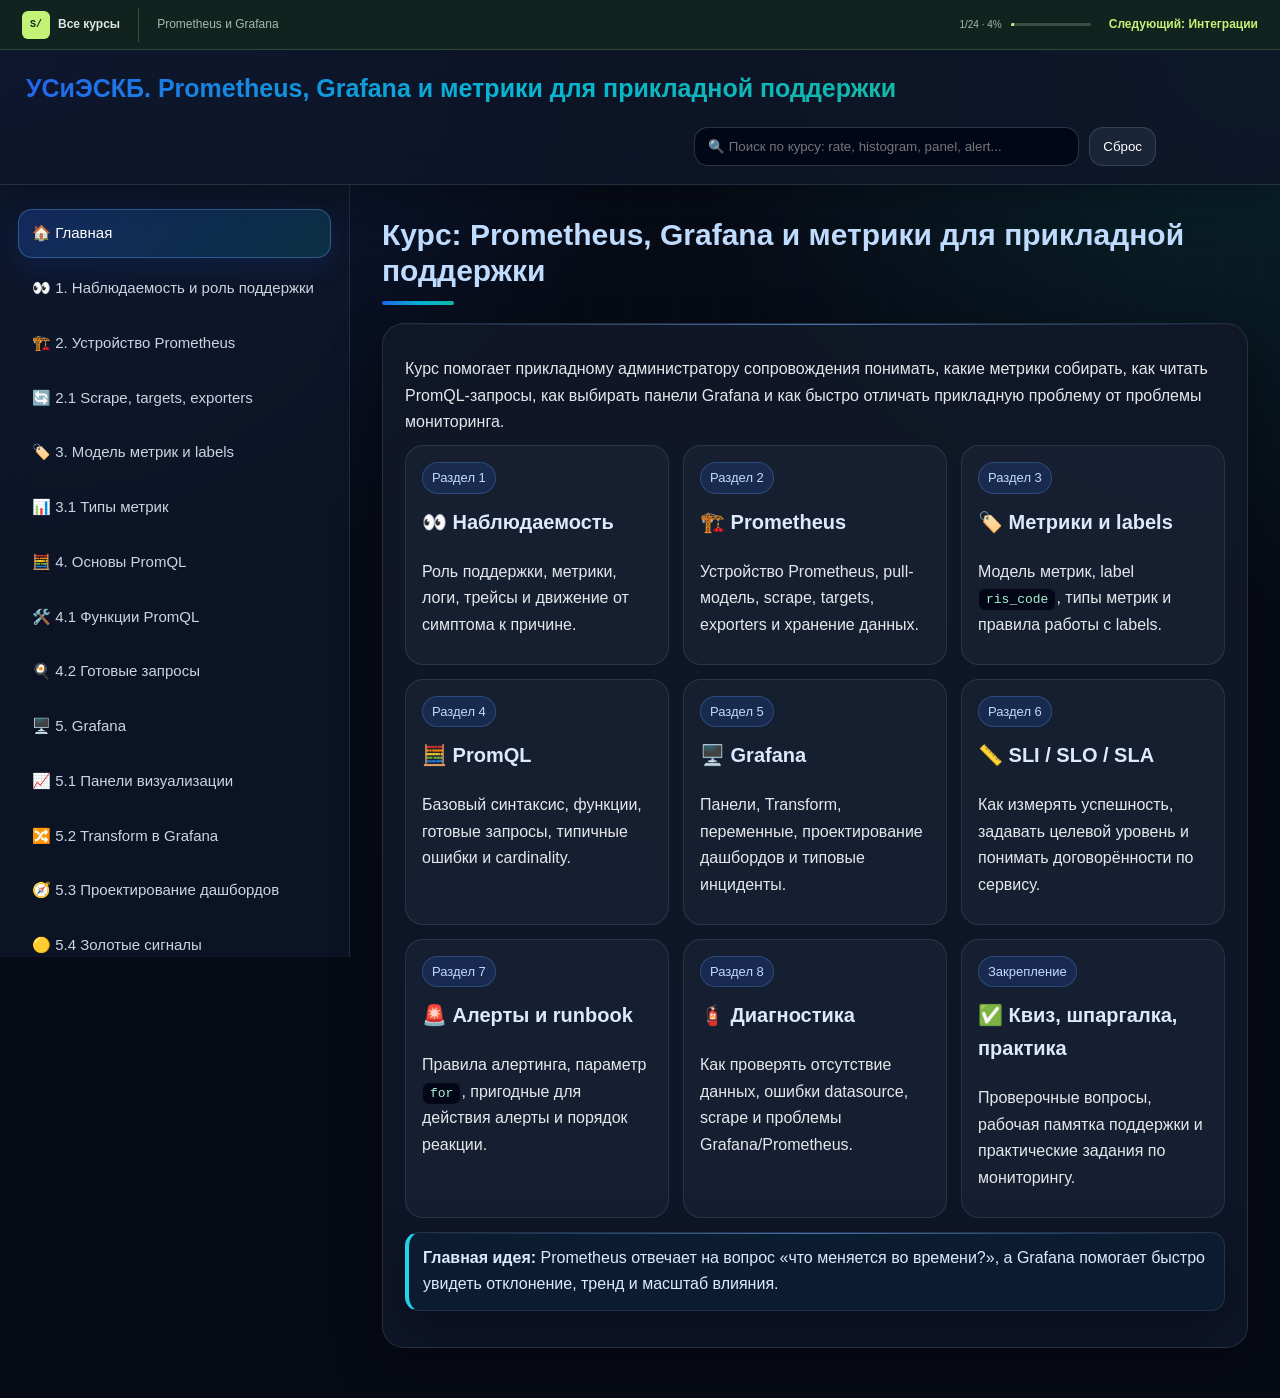
<file: prometheus_grafana_metrics_support_course_v12.html>
<!DOCTYPE html>
<html lang="ru">
<head>
<meta charset="UTF-8">
<meta name="viewport" content="width=device-width,initial-scale=1">
<title>УСиЭСКБ. Prometheus, Grafana и метрики для прикладной поддержки</title>
<style>
:root{--bg:#070b16;--panel:#0f172a;--text:#e5e7eb;--muted:#94a3b8;--blue:#60a5fa;--cyan:#22d3ee;--green:#86efac;--red:#fca5a5;--yellow:#fde68a;--accent:linear-gradient(135deg,#2563eb,#06b6d4 55%,#14b8a6);--shadow:0 18px 50px rgba(0,0,0,.35);--radius:22px}*{box-sizing:border-box}html{scroll-behavior:smooth}body{margin:0;font-family:Inter,Arial,sans-serif;background:radial-gradient(circle at top left,rgba(37,99,235,.22),transparent 34%),radial-gradient(circle at top right,rgba(20,184,166,.16),transparent 32%),var(--bg);color:var(--text);line-height:1.65}body:before{content:"";position:fixed;inset:0;pointer-events:none;background-image:linear-gradient(rgba(255,255,255,.025) 1px,transparent 1px),linear-gradient(90deg,rgba(255,255,255,.025) 1px,transparent 1px);background-size:42px 42px;mask-image:linear-gradient(to bottom,rgba(0,0,0,.75),transparent 80%)}header{background:rgba(15,23,42,.82);backdrop-filter:blur(18px);border-bottom:1px solid rgba(148,163,184,.18);padding:18px 26px;position:sticky;top:0;z-index:20;box-shadow:0 8px 30px rgba(0,0,0,.25);display:flex;align-items:center;justify-content:space-between;gap:18px;flex-wrap:wrap}header h1{margin:0;font-size:25px;background:var(--accent);-webkit-background-clip:text;background-clip:text;color:transparent;font-weight:800}.version{font-size:12px;color:#bbf7d0;border:1px solid rgba(34,197,94,.4);background:rgba(20,83,45,.28);padding:5px 10px;border-radius:999px}.searchBox{display:flex;align-items:center;gap:10px;margin-left:auto;min-width:280px;max-width:560px;flex:1 1 360px;justify-content:flex-end}.searchBox input{width:min(420px,100%);padding:11px 13px;border-radius:14px;border:1px solid rgba(148,163,184,.28);background:rgba(2,6,23,.88);color:var(--text);outline:none}.searchBox button,.mobile-toggle{padding:11px 13px;border-radius:14px;border:1px solid rgba(148,163,184,.24);background:rgba(30,41,59,.82);color:#fff;cursor:pointer}.search-count{font-size:13px;color:#93c5fd;white-space:nowrap;min-width:88px}.mobile-toggle{display:none;width:100%;margin-top:12px;text-align:left;font-size:16px}.layout{display:flex;min-height:100vh}aside{width:350px;background:rgba(15,23,42,.74);backdrop-filter:blur(16px);padding:18px;border-right:1px solid rgba(148,163,184,.16);position:sticky;top:78px;height:calc(100vh - 78px);overflow:auto;flex-shrink:0}main{flex:1;padding:32px;min-width:0;max-width:1180px;margin:0 auto}.page{display:none}.page.active{display:block}.menu{display:flex;align-items:center;gap:9px;color:#cbd5e1;text-decoration:none;padding:11px 13px;border-radius:14px;margin:6px 0;font-size:15px;border:1px solid transparent;transition:.18s}.menu:hover{background:rgba(30,41,59,.75);color:#fff;border-color:rgba(148,163,184,.18);transform:translateX(2px)}.menu.active,.menu.search-match{background:linear-gradient(135deg,rgba(37,99,235,.26),rgba(6,182,212,.16));color:#fff;border-color:rgba(96,165,250,.38);box-shadow:0 10px 26px rgba(37,99,235,.12)}.menu.search-hidden{display:none!important}.card{background:linear-gradient(180deg,rgba(17,24,39,.92),rgba(15,23,42,.92));border:1px solid rgba(148,163,184,.18);border-radius:var(--radius);padding:22px;margin:18px 0;overflow:hidden;box-shadow:var(--shadow);position:relative}.card:before{content:"";position:absolute;left:0;right:0;top:0;height:1px;background:linear-gradient(90deg,transparent,rgba(96,165,250,.65),transparent)}.card.quiz{border-color:rgba(34,211,238,.28);background:linear-gradient(180deg,rgba(8,47,73,.42),rgba(15,23,42,.94))}.quiz button{padding:11px 14px;border:1px solid rgba(96,165,250,.32);border-radius:13px;background:rgba(37,99,235,.22);color:#fff;cursor:pointer;margin:6px;min-height:42px}.res{margin-top:9px;font-weight:800}.quiz-progress{margin:14px 0 18px;padding:12px 14px;border-radius:16px;background:rgba(20,83,45,.22);border:1px solid rgba(34,197,94,.3);color:#bbf7d0;font-weight:800}.answer-explain{display:none;margin-top:10px;border-left:4px solid #22c55e;padding:12px 14px;background:rgba(20,83,45,.25);border-radius:14px;color:#bbf7d0}.answer-explain.show{display:block}.ok{color:var(--green)}.bad{color:var(--red)}h2{color:#bfdbfe;font-size:30px;margin:0 0 18px;line-height:1.2}h2:after{content:"";display:block;width:72px;height:4px;margin-top:12px;border-radius:999px;background:var(--accent)}h3{color:#dbeafe;margin-top:12px;font-size:20px}p{margin:10px 0}ul,ol{padding-left:23px}li{margin:5px 0}.badge{display:inline-flex;padding:4px 9px;border-radius:999px;background:rgba(37,99,235,.16);border:1px solid rgba(96,165,250,.26);color:#bfdbfe;font-size:13px}.callout{border-left:4px solid var(--cyan);padding:12px 14px;background:rgba(8,47,73,.28);border-radius:14px;margin:14px 0;color:#dbeafe}.warn{border-left-color:#fbbf24;background:rgba(113,63,18,.25);color:#fde68a}.success{border-left-color:#22c55e;background:rgba(20,83,45,.25);color:#bbf7d0}.danger{border-left-color:#ef4444;background:rgba(127,29,29,.22);color:#fecaca}pre{background:#020617;color:#a7f3d0;padding:15px;border-radius:16px;overflow-x:auto;white-space:pre;max-width:100%;font-size:14px;border:1px solid rgba(148,163,184,.16)}code{background:#020617;color:#a7f3d0;padding:3px 7px;border-radius:8px;border:1px solid rgba(148,163,184,.14)}table{width:100%;border-collapse:separate;border-spacing:0;overflow:hidden;border-radius:16px;border:1px solid rgba(148,163,184,.2);margin:12px 0}th,td{border-bottom:1px solid rgba(148,163,184,.14);padding:10px;text-align:left;vertical-align:top}th{background:rgba(37,99,235,.18);color:#dbeafe}tr:last-child td{border-bottom:0}.grid{display:grid;grid-template-columns:repeat(3,minmax(0,1fr));gap:14px}.grid2{display:grid;grid-template-columns:repeat(2,minmax(0,1fr));gap:14px}.tile{padding:16px;border-radius:18px;background:rgba(30,41,59,.55);border:1px solid rgba(148,163,184,.16);transition:.22s;position:relative;overflow:hidden}.tile:before{content:"";position:absolute;inset:0;background:linear-gradient(135deg,rgba(96,165,250,.14),transparent 46%,rgba(34,211,238,.08));opacity:0;transition:.22s;pointer-events:none}.tile:hover{transform:translateY(-4px);border-color:rgba(96,165,250,.48);box-shadow:0 16px 34px rgba(37,99,235,.18)}.tile:hover:before{opacity:1}.tile h3,.tile p,.tile .badge{position:relative;z-index:1}.flow{font-family:ui-monospace,SFMono-Regular,Menlo,Consolas,monospace;background:#020617;border:1px solid rgba(148,163,184,.16);border-radius:18px;padding:16px;color:#a7f3d0;overflow:auto;white-space:pre-line}.playbook{display:flex;flex-direction:column;gap:14px;margin:14px 0}.playbook-intro{border-left:4px solid var(--cyan);background:rgba(8,47,73,.28);border-radius:14px;padding:12px 14px;color:#dbeafe}.step{background:rgba(30,41,59,.55);border:1px solid rgba(148,163,184,.2);border-radius:16px;padding:14px;transition:.2s}.step:hover{border-color:rgba(96,165,250,.5);box-shadow:0 8px 20px rgba(37,99,235,.15);transform:translateY(-1px)}.step-title{font-weight:800;color:#bfdbfe;margin-bottom:8px;display:flex;align-items:center;gap:8px}.step-title:before{content:"▶";font-size:11px;color:#22d3ee}.step-desc{color:#cbd5e1;margin:6px 0 10px}.step pre{margin:0;background:#020617;color:#a7f3d0;padding:13px;border-radius:14px;border:1px solid rgba(148,163,184,.16);overflow-x:auto}.small{color:var(--muted);font-size:14px}mark.search-hit{background:#facc15;color:#111827;border-radius:5px;padding:0 3px}.search-empty{display:none;margin:18px 0;padding:16px;border-radius:16px;background:rgba(127,29,29,.22);border:1px solid rgba(252,165,165,.25);color:#fecaca}.search-empty.active{display:block}@media(max-width:900px){header h1{font-size:20px}.mobile-toggle{display:block}.searchBox{order:3;width:100%;max-width:none;min-width:0}.searchBox input{width:100%;flex:1}.layout{display:block}aside{display:none;position:static;width:100%;height:auto;border-right:0;border-bottom:1px solid rgba(148,163,184,.16);padding:10px 14px;background:rgba(15,23,42,.96)}body.menu-open aside{display:block}main{padding:17px}.grid,.grid2{grid-template-columns:1fr}.card{padding:16px}.quiz button{display:block;width:100%;margin:8px 0;text-align:left}table{display:block;overflow-x:auto;white-space:nowrap}}

</style>
<script>
function safeId(id){return String(id||'').replace(/[^a-zA-Z0-9_-]/g,'')}
function getMenuTargetId(item){const m=(item.getAttribute('onclick')||'').match(/show\(['"]([^'"]+)['"]\)/);return m?safeId(m[1]):''}
function show(id){const t=document.getElementById(safeId(id));if(!t)return false;document.querySelectorAll('.page').forEach(p=>p.classList.remove('active'));t.classList.add('active');document.querySelectorAll('.menu').forEach(i=>i.classList.toggle('active',getMenuTargetId(i)===t.id));document.body.classList.remove('menu-open');window.scrollTo(0,0);return false}
function updateQuizProgress(){const progress=document.getElementById('quizProgress');if(!progress)return;const total=document.querySelectorAll('#quiz .quiz-question').length||15;const correct=document.querySelectorAll('#quiz .res.ok').length;progress.textContent=`Прогресс: ${correct}/${total} правильных ответов`;progress.style.display='block'}
function q(id,a,c,msg){const r=document.getElementById(safeId(id));if(!r)return;const ok=a===c;r.className='res '+(ok?'ok':'bad');r.textContent=ok?'Верно ✅':'Неверно ❌ '+(msg||'Попробуйте ещё раз.');const explain=document.getElementById(safeId(id)+'-explain');if(explain){explain.classList.toggle('show',ok)}updateQuizProgress()}
function clearMarks(root){root.querySelectorAll('mark.search-hit').forEach(m=>m.replaceWith(document.createTextNode(m.textContent)));root.normalize()}
function highlight(root,term){let count=0;const skip=new Set(['SCRIPT','STYLE','INPUT','BUTTON','MARK']);const w=document.createTreeWalker(root,NodeFilter.SHOW_TEXT,{acceptNode(n){const p=n.parentElement;if(!p||skip.has(p.tagName)||!n.nodeValue.trim())return NodeFilter.FILTER_REJECT;return n.nodeValue.toLowerCase().includes(term)?NodeFilter.FILTER_ACCEPT:NodeFilter.FILTER_REJECT}});const nodes=[];while(w.nextNode())nodes.push(w.currentNode);nodes.forEach(n=>{const text=n.nodeValue,lower=text.toLowerCase(),frag=document.createDocumentFragment();let pos=0,idx=lower.indexOf(term);while(idx!==-1){frag.appendChild(document.createTextNode(text.slice(pos,idx)));const mark=document.createElement('mark');mark.className='search-hit';mark.textContent=text.slice(idx,idx+term.length);frag.appendChild(mark);count++;pos=idx+term.length;idx=lower.indexOf(term,pos)}frag.appendChild(document.createTextNode(text.slice(pos)));n.parentNode.replaceChild(frag,n)});return count}
function searchCourse(){const input=document.getElementById('courseSearch'),counter=document.getElementById('searchCount'),empty=document.getElementById('searchEmpty'),term=(input.value||'').trim().toLowerCase();let total=0,sections=0,first='';document.querySelectorAll('.page').forEach(p=>{clearMarks(p);p.dataset.searchMatch=''});document.querySelectorAll('.menu').forEach(i=>i.classList.remove('search-hidden','search-match'));empty.classList.remove('active');if(!term){counter.textContent='';return}document.querySelectorAll('.page').forEach(p=>{if(p.textContent.toLowerCase().includes(term)){p.dataset.searchMatch='1';sections++;total+=highlight(p,term);if(!first)first=p.id}});document.querySelectorAll('.menu').forEach(i=>{const target=document.getElementById(getMenuTargetId(i));const match=target&&target.dataset.searchMatch==='1';i.classList.toggle('search-hidden',!match);i.classList.toggle('search-match',!!match)});counter.textContent=total?`Найдено: ${total} / разделов: ${sections}`:'Ничего не найдено';if(!total)empty.classList.add('active');if(first)show(first)}
function clearCourseSearch(){document.getElementById('courseSearch').value='';document.getElementById('searchCount').textContent='';document.getElementById('searchEmpty').classList.remove('active');document.querySelectorAll('.page').forEach(p=>{clearMarks(p);p.dataset.searchMatch=''});document.querySelectorAll('.menu').forEach(i=>i.classList.remove('search-hidden','search-match'))}
document.addEventListener('DOMContentLoaded',()=>show('home'));

</script>
  <link rel="stylesheet" href="course-shell.css">
</head>
<body>
<header>
<h1>УСиЭСКБ. Prometheus, Grafana и метрики для прикладной поддержки</h1>
<div class="searchBox">
<input id="courseSearch" type="search" placeholder="🔍 Поиск по курсу: rate, histogram, panel, alert..." oninput="searchCourse()">
<button onclick="clearCourseSearch()">Сброс</button>
<span id="searchCount" class="search-count"></span>
</div>
<button class="mobile-toggle" onclick="document.body.classList.toggle('menu-open')">☰ Меню курса</button>
</header>
<div class="layout">
<aside>
<a class="menu" href="javascript:void(0)" onclick="return show('home')">🏠 Главная</a>
<a class="menu" href="javascript:void(0)" onclick="return show('observability')">👀 1. Наблюдаемость и роль поддержки</a>
<a class="menu" href="javascript:void(0)" onclick="return show('prometheus-architecture')">🏗️ 2. Устройство Prometheus</a>
<a class="menu" href="javascript:void(0)" onclick="return show('scrape-model')">🔄 2.1 Scrape, targets, exporters</a>
<a class="menu" href="javascript:void(0)" onclick="return show('metrics-model')">🏷️ 3. Модель метрик и labels</a>
<a class="menu" href="javascript:void(0)" onclick="return show('metric-types')">📊 3.1 Типы метрик</a>
<a class="menu" href="javascript:void(0)" onclick="return show('promql-basics')">🧮 4. Основы PromQL</a>
<a class="menu" href="javascript:void(0)" onclick="return show('promql-functions')">🛠️ 4.1 Функции PromQL</a>
<a class="menu" href="javascript:void(0)" onclick="return show('query-recipes')">🍳 4.2 Готовые запросы</a>
<a class="menu" href="javascript:void(0)" onclick="return show('grafana-basics')">🖥️ 5. Grafana</a>
<a class="menu" href="javascript:void(0)" onclick="return show('grafana-panels')">📈 5.1 Панели визуализации</a>
<a class="menu" href="javascript:void(0)" onclick="return show('grafana-transform')">🔀 5.2 Transform в Grafana</a>
<a class="menu" href="javascript:void(0)" onclick="return show('dashboard-design')">🧭 5.3 Проектирование дашбордов</a>
<a class="menu" href="javascript:void(0)" onclick="return show('golden-signals')">🟡 5.4 Золотые сигналы</a>
<a class="menu" href="javascript:void(0)" onclick="return show('grafana-variables')">🎛️ 5.5 Переменные Grafana</a>
<a class="menu" href="javascript:void(0)" onclick="return show('incident-cases')">🔥 5.6 Типовые инциденты</a>
<a class="menu" href="javascript:void(0)" onclick="return show('promql-mistakes')">🧩 5.7 Ошибки PromQL и Cardinality</a>
<a class="menu" href="javascript:void(0)" onclick="return show('sli-slo-sla')">📏 6. SLI / SLO / SLA</a>
<a class="menu" href="javascript:void(0)" onclick="return show('alerts')">🚨 7. Алерты и правила</a>
<a class="menu" href="javascript:void(0)" onclick="return show('alert-runbook')">📟 7.1 Runbook при алерте</a>
<a class="menu" href="javascript:void(0)" onclick="return show('troubleshooting')">🧯 8. Диагностика</a>
<a class="menu" href="javascript:void(0)" onclick="return show('quiz')">✅ Проверочный квиз</a>
<a class="menu" href="javascript:void(0)" onclick="return show('cheatsheet')">📌 Шпаргалка</a>
<a class="menu" href="javascript:void(0)" onclick="return show('practice')">🧪 Практика</a>
</aside>
<main>
<div id="searchEmpty" class="search-empty">Ничего не найдено. Попробуйте другой запрос.</div>

<section id="home" class="page">
<h2>Курс: Prometheus, Grafana и метрики для прикладной поддержки</h2>
<div class="card">
<p>Курс помогает прикладному администратору сопровождения понимать, какие метрики собирать, как читать PromQL-запросы, как выбирать панели Grafana и как быстро отличать прикладную проблему от проблемы мониторинга.</p>
<div class="grid">
<div class="tile"><span class="badge">Раздел 1</span><h3>👀 Наблюдаемость</h3><p>Роль поддержки, метрики, логи, трейсы и движение от симптома к причине.</p></div>
<div class="tile"><span class="badge">Раздел 2</span><h3>🏗️ Prometheus</h3><p>Устройство Prometheus, pull-модель, scrape, targets, exporters и хранение данных.</p></div>
<div class="tile"><span class="badge">Раздел 3</span><h3>🏷️ Метрики и labels</h3><p>Модель метрик, label <code>ris_code</code>, типы метрик и правила работы с labels.</p></div>
<div class="tile"><span class="badge">Раздел 4</span><h3>🧮 PromQL</h3><p>Базовый синтаксис, функции, готовые запросы, типичные ошибки и cardinality.</p></div>
<div class="tile"><span class="badge">Раздел 5</span><h3>🖥️ Grafana</h3><p>Панели, Transform, переменные, проектирование дашбордов и типовые инциденты.</p></div>
<div class="tile"><span class="badge">Раздел 6</span><h3>📏 SLI / SLO / SLA</h3><p>Как измерять успешность, задавать целевой уровень и понимать договорённости по сервису.</p></div>
<div class="tile"><span class="badge">Раздел 7</span><h3>🚨 Алерты и runbook</h3><p>Правила алертинга, параметр <code>for</code>, пригодные для действия алерты и порядок реакции.</p></div>
<div class="tile"><span class="badge">Раздел 8</span><h3>🧯 Диагностика</h3><p>Как проверять отсутствие данных, ошибки datasource, scrape и проблемы Grafana/Prometheus.</p></div>
<div class="tile"><span class="badge">Закрепление</span><h3>✅ Квиз, шпаргалка, практика</h3><p>Проверочные вопросы, рабочая памятка поддержки и практические задания по мониторингу.</p></div>
</div>
<div class="card callout"><b>Главная идея:</b> Prometheus отвечает на вопрос «что меняется во времени?», а Grafana помогает быстро увидеть отклонение, тренд и масштаб влияния.</div>
</div>
</section>

<section id="observability" class="page">
<h2>1. Наблюдаемость и роль прикладной поддержки</h2>
<div class="card">
<h3>Метрики, логи, трейсы — чем отличаются</h3>
<table>
<tr><th>Сигнал</th><th>Что показывает</th><th>Пример вопроса</th><th>Когда нужен поддержке</th></tr>
<tr><td>Метрики</td><td>Числовые значения во времени.</td><td>Сколько ошибок 5xx за 5 минут?</td><td>Для алертов, трендов, SLA/SLO, сравнения до/после релиза.</td></tr>
<tr><td>Логи</td><td>События и текстовые сообщения приложения.</td><td>Какая конкретная ошибка была в stack trace?</td><td>Для детализации причины после обнаружения симптома по метрикам.</td></tr>
<tr><td>Трейсы</td><td>Путь запроса между сервисами.</td><td>На каком сервисе выросла latency?</td><td>Для распределённых систем, где один запрос проходит несколько компонентов.</td></tr>
</table>
</div>
<div class="card">
<h3>Как думать при инциденте</h3>
<ol>
<li><b>Есть ли симптом?</b> Ошибки, latency, падение throughput, рост очередей.</li>
<li><b>Где масштаб?</b> Один pod, один namespace, один endpoint, весь кластер.</li>
<li><b>Когда началось?</b> Сравнить с релизом, изменением конфигурации, пиком нагрузки.</li>
<li><b>Что первично?</b> Например, рост latency мог вызвать рост 5xx, а не наоборот.</li>
<li><b>Что подтверждает гипотезу?</b> Метрика + лог + событие деплоя лучше одной красивой панели.</li>
</ol>
<div class="callout warn"><b>Правило:</b> один график редко доказывает причину. Он показывает направление расследования.</div>
</div>
</section>

<section id="prometheus-architecture" class="page">
<h2>2. Устройство Prometheus</h2>
<div class="card">
<h3>Что такое Prometheus</h3>
<p><b>Prometheus</b> — система мониторинга временных рядов. Она периодически опрашивает цели, сохраняет значения метрик с timestamp и labels, позволяет писать запросы PromQL и формировать алерты.</p>
<div class="flow">Приложение / Exporter
      ↑ endpoint /metrics, /prometheus или /actuator/prometheus
      |
Prometheus scrape loop
      |
      +-- Service Discovery
      +-- Relabeling
      +-- TSDB blocks / WAL
      +-- PromQL API
      +-- Alerting rules
      |
Grafana / Alertmanager / API clients</div>
</div>
<div class="card">
<h3>Ключевые компоненты</h3>
<table>
<tr><th>Компонент</th><th>Задача</th><th>Аналогия</th><th>Что важно поддержке</th></tr>
<tr><td>Scrape loop</td><td>Регулярно забирает метрики с targets.</td><td>Обходчик, который снимает показания счётчиков.</td><td>Проверять up, scrape_duration_seconds, scrape_samples_scraped.</td></tr>
<tr><td>Service Discovery</td><td>Находит targets в Kubernetes, файлах, Consul и других источниках.</td><td>Адресная книга.</td><td>Если target пропал — проверить discovery и labels.</td></tr>
<tr><td>TSDB</td><td>Хранит временные ряды локально блоками.</td><td>Архив показаний.</td><td>Следить за местом на диске, cardinality, retention.</td></tr>
<tr><td>PromQL engine</td><td>Выполняет запросы по метрикам.</td><td>Аналитик, который считает скорость, процентили и агрегации.</td><td>Уметь читать запросы в панелях и алертах.</td></tr>
<tr><td>Rules</td><td>Recording rules и alerting rules.</td><td>Регламент расчётов и тревог.</td><td>Понимать, почему алерт сработал и какие series участвовали.</td></tr>
<tr><td>Alertmanager</td><td>Группирует, подавляет и маршрутизирует алерты.</td><td>Диспетчер уведомлений.</td><td>Проверять route, silence, inhibition, receivers.</td></tr>
</table>
</div>
<div class="card">
<h3>Особенность Prometheus</h3>
<p>Prometheus в классическом сценарии сам забирает метрики по pull-модели. Это удобно: мониторинг контролирует частоту опроса, видит, какие targets живы, и может обнаружить недоступность через метрику <code>up</code>.</p>
<div class="callout success"><b>Для поддержки:</b> если приложение не отдаёт endpoint с метриками, Prometheus не сможет «угадать» значения. Проверяйте не только <code>/metrics</code>, но и <code>/prometheus</code> или <code>/actuator/prometheus</code> — фактический путь зависит от фреймворка и настройки scrape.</div>
<div class="callout warn"><b>Ограничение:</b> Prometheus локально хранит time series. Для долгого хранения, глобальных запросов и высокой доступности часто добавляют Thanos, Mimir, Cortex или VictoriaMetrics.</div>
</div>
</section>

<section id="scrape-model" class="page">
<h2>2.1 Scrape, targets, exporters</h2>
<div class="card">
<h3>Как Prometheus получает метрики</h3>
<div class="playbook">
<div class="step"><div class="step-title">1. Найти target</div><div class="step-desc">Prometheus получает список целей через service discovery или статическую конфигурацию.</div><pre>scrape_configs:
- job_name: payment-api
  static_configs:
  - targets: ['payment-api:8080']</pre></div>
<div class="step"><div class="step-title">2. Опросить endpoint метрик</div><div class="step-desc">По расписанию scrape_interval Prometheus делает HTTP-запрос к endpoint. Частые варианты: <code>/metrics</code>, <code>/prometheus</code>, <code>/actuator/prometheus</code>.</div><pre>curl http://payment-api:8080/metrics
curl http://payment-api:8080/prometheus
curl http://payment-api:8080/actuator/prometheus</pre></div>
<div class="step"><div class="step-title">3. Разобрать samples</div><div class="step-desc">Каждая строка становится sample: имя метрики, labels, значение, timestamp.</div><pre>http_requests_total{method="GET",code="200"} 15342</pre></div>
<div class="step"><div class="step-title">4. Сохранить time series</div><div class="step-desc">Уникальная комбинация metric name + labels создаёт отдельный временной ряд.</div></div>
</div>
</div>

<div class="card">
<h3>/actuator/prometheus в Spring Boot</h3>
<p><code>/actuator/prometheus</code> — частый endpoint для приложений на Spring Boot с Actuator и Micrometer. Он отдаёт метрики приложения в формате Prometheus: HTTP-запросы, JVM, пул потоков, базы данных, бизнес-счётчики и пользовательские метрики.</p>
<div class="callout"><b>Для поддержки:</b> если в документации сервиса указан Actuator, то вместо обычного <code>/metrics</code> Prometheus часто опрашивает именно <code>/actuator/prometheus</code>. Также в некоторых сервисах встречается путь <code>/prometheus</code>. Это нужно проверять при пропаже данных на панели.</div>
<table>
<tr><th>Что проверить</th><th>Команда / пример</th><th>Что означает проблема</th></tr>
<tr><td>Endpoint отвечает</td><td><code>curl http://payment-api:8080/metrics</code><br><code>curl http://payment-api:8080/prometheus</code><br><code>curl http://payment-api:8080/actuator/prometheus</code></td><td>Если 404 — endpoint не включён, используется другой путь или другой management path/port.</td></tr>
<tr><td>Есть нужные метрики</td><td><code>curl ... | grep http_server_requests</code></td><td>Если метрики нет — приложение её не публикует или фильтрует.</td></tr>
<tr><td>Prometheus scrape path</td><td><code>metrics_path: /actuator/prometheus</code></td><td>Если путь неверный — target может быть up=0 или без нужных samples.</td></tr>
<tr><td>Порт management</td><td><code>management.server.port</code></td><td>Actuator может жить на отдельном порту, отличном от порта приложения.</td></tr>
</table>
<pre>scrape_configs:
- job_name: payment-api
  metrics_path: /actuator/prometheus
  static_configs:
  - targets: ['payment-api:8080']</pre>
<div class="callout warn"><b>Важно:</b> не публикуйте чувствительные Actuator endpoints наружу. Для мониторинга обычно нужен только endpoint Prometheus, доступный Prometheus внутри защищённой сети или кластера.</div>
</div>
<div class="card">
<h3>Что такое exporter</h3>
<p><b>Exporter</b> — процесс, который переводит состояние системы в формат Prometheus. Например, node_exporter отдаёт метрики Linux, postgres_exporter — PostgreSQL, redis_exporter — Redis.</p>
<table>
<tr><th>Exporter</th><th>Что показывает</th><th>Пример метрик</th><th>Когда смотреть</th></tr>
<tr><td>node_exporter</td><td>CPU, RAM, disk, network.</td><td><code>node_cpu_seconds_total</code>, <code>node_filesystem_avail_bytes</code></td><td>Подозрение на нехватку ресурсов node/VM.</td></tr>
<tr><td>kube-state-metrics</td><td>Состояние объектов Kubernetes.</td><td><code>kube_pod_status_phase</code>, <code>kube_deployment_status_replicas_available</code></td><td>Pod Pending, Deployment не выкатился, реплик меньше нужного.</td></tr>
<tr><td>application metrics</td><td>Бизнес- и техническое поведение приложения.</td><td><code>http_requests_total</code>, <code>request_duration_seconds_bucket</code></td><td>Ошибки, latency, RPS, очереди, интеграции.</td></tr>
<tr><td>blackbox_exporter</td><td>Проверки снаружи: HTTP, TCP, ICMP.</td><td><code>probe_success</code>, <code>probe_duration_seconds</code></td><td>Проверка доступности с точки зрения клиента.</td></tr>
</table>
</div>
<div class="card quiz"><h3>Мини-квиз</h3><p>Что означает <code>up == 0</code> для target?</p><button onclick="q('qscrape1','a','b','Высокая нагрузка не всегда делает up равным 0.')">Приложение обязательно перегружено</button><button onclick="q('qscrape1','b','b')">Prometheus не смог успешно опросить target</button><button onclick="q('qscrape1','c','b','Ошибки 500 считаются другой метрикой приложения.')">Все запросы приложения возвращают 500</button><div id="qscrape1" class="res"></div></div>
</section>

<section id="metrics-model" class="page">
<h2>3. Модель метрик и labels</h2>
<div class="card">
<h3>Из чего состоит метрика</h3>
<pre>http_requests_total{job="payment-api",instance="10.1.2.3:8080",method="GET",code="200"} 15342
└ metric name       └ labels                                           └ value</pre>
<p>В Prometheus отдельный временной ряд создаётся для каждой уникальной комбинации имени метрики и labels.</p>
</div>
<div class="card">
<h3>Labels: сила и риск</h3>
<table>
<tr><th>Label</th><th>Хороший пример</th><th>Плохой пример</th><th>Почему</th></tr>
<tr><td><code>method</code></td><td>GET, POST</td><td>полный URL с query string</td><td>Методов мало, URL с id создаст взрыв cardinality.</td></tr>
<tr><td><code>code</code></td><td>200, 404, 500</td><td>текст ошибки</td><td>Коды ограничены, текст ошибки почти бесконечен.</td></tr>
<tr><td><code>endpoint</code></td><td>/api/payments/{id}</td><td>/api/payments/123456</td><td>Шаблон безопасен, конкретный id создаёт тысячи series.</td></tr>
<tr><td><code>pod</code></td><td>payment-api-7c9d...</td><td>request_id</td><td>Pod допустим для диагностики, request_id недопустим как label.</td></tr>
</table>
<div class="callout danger"><b>Cardinality</b> — количество уникальных временных рядов. Слишком много series увеличивает память, диск, время запросов и риск деградации Prometheus.</div>
</div>
<div class="card">
<h3>Именование метрик</h3>
<ul>
<li>Счётчики обычно заканчиваются на <code>_total</code>: <code>http_requests_total</code>.</li>
<li>Длительности обычно содержат единицу: <code>request_duration_seconds</code>.</li>
<li>Размеры — <code>_bytes</code>: <code>response_size_bytes</code>.</li>
<li>Гистограммы создают серии <code>_bucket</code>, <code>_sum</code>, <code>_count</code>.</li>
</ul>
</div>
</section>

<section id="metric-types" class="page">
<h2>3.1 Типы метрик</h2>
<div class="card">
<h3>Сравнение типов</h3>
<table>
<tr><th>Тип</th><th>Что означает</th><th>Пример</th><th>Типовые функции</th><th>Когда использовать</th></tr>
<tr><td>Counter</td><td>Только растёт или сбрасывается при рестарте.</td><td><code>http_requests_total</code>, <code>errors_total</code></td><td><code>rate</code>, <code>increase</code>, <code>irate</code>, <code>resets</code></td><td>Количество событий: запросы, ошибки, ретраи, обработанные сообщения.</td></tr>
<tr><td>Gauge</td><td>Может расти и падать.</td><td><code>queue_depth</code>, <code>memory_usage_bytes</code></td><td><code>avg_over_time</code>, <code>max_over_time</code>, <code>delta</code>, <code>predict_linear</code></td><td>Текущее состояние: память, размер очереди, активные сессии, температура.</td></tr>
<tr><td>Histogram</td><td>Распределение значений по buckets + sum/count.</td><td><code>request_duration_seconds_bucket</code></td><td><code>histogram_quantile</code>, <code>rate</code>, <code>sum by (le)</code></td><td>Latency, размер ответа, длительность задач; нужен p95/p99 на серверной стороне.</td></tr>
<tr><td>Summary</td><td>Квантили считаются на стороне клиента.</td><td><code>rpc_duration_seconds{quantile="0.99"}</code></td><td>Обычно читают готовый quantile; <code>rate</code> для sum/count</td><td>Когда нужны клиентские квантили и не требуется агрегация по многим инстансам.</td></tr>
</table>
</div>
<div class="card">
<h3>Counter: пример</h3>
<pre># Сколько запросов в секунду за последние 5 минут
sum(rate(http_requests_total[5m]))

# Доля ошибок 5xx
sum(rate(http_requests_total{code=~"5.."}[5m]))
/
sum(rate(http_requests_total[5m]))</pre>
<div class="callout"><b>Используйте:</b> <code>rate()</code> для графиков RPS и error rate; <code>increase()</code> для ответа «сколько событий произошло за период».</div>
</div>
<div class="card">
<h3>Gauge: пример</h3>
<pre># Текущая глубина очереди
queue_depth{queue="payment-events"}

# Максимальная глубина очереди за 15 минут
max_over_time(queue_depth{queue="payment-events"}[15m])

# Прогноз заполнения диска через 4 часа
predict_linear(node_filesystem_avail_bytes[2h], 4 * 3600)</pre>
<div class="callout"><b>Используйте:</b> Gauge для значений «сколько сейчас». Не применяйте <code>rate()</code> к обычному Gauge как к счётчику.</div>
</div>
<div class="card">
<h3>Histogram: пример p95 latency</h3>
<pre>histogram_quantile(
  0.95,
  sum by (le, service) (
    rate(http_request_duration_seconds_bucket[5m])
  )
)</pre>
<div class="callout success"><b>Когда лучше Histogram:</b> если нужно агрегировать latency по pod, instance, zone или service и считать p90/p95/p99 в Prometheus.</div>
</div>
<div class="card">
<h3>Summary: когда осторожно</h3>
<p>Summary удобно показывает quantile на конкретном instance, но quantile нельзя корректно агрегировать обычным <code>avg</code> между pod. Поэтому для SLO и общих p95 по сервису чаще выбирают Histogram.</p>
<div class="callout warn"><b>Типичная ошибка:</b> <code>avg(summary_metric{quantile="0.95"})</code> по pod не равен p95 сервиса.</div>
</div>
<div class="card quiz"><h3>Мини-квиз</h3><p>Какой тип метрики лучше для p95 latency по нескольким pod?</p><button onclick="q('qtypes1','a','c','Counter считает события, но не распределение длительности.')">Counter</button><button onclick="q('qtypes1','b','c','Gauge показывает текущее значение, а не распределение.')">Gauge</button><button onclick="q('qtypes1','c','c')">Histogram</button><div id="qtypes1" class="res"></div></div>
</section>

<section id="promql-basics" class="page">
<h2>4. Основы PromQL</h2>
<div class="card">
<h3>Instant vector и range vector</h3>
<table>
<tr><th>Тип выражения</th><th>Что возвращает</th><th>Пример</th><th>Когда используется</th></tr>
<tr><td>Instant vector</td><td>Текущие значения series на момент времени.</td><td><code>up{job="payment-api"}</code></td><td>Статусы, таблицы, одиночные значения.</td></tr>
<tr><td>Range vector</td><td>Набор значений series за период.</td><td><code>http_requests_total[5m]</code></td><td>Функции <code>rate</code>, <code>increase</code>, <code>avg_over_time</code>.</td></tr>
<tr><td>Scalar</td><td>Одно число.</td><td><code>100</code></td><td>Пороги, вычисления процентов.</td></tr>
</table>
</div>
<div class="card">
<h3>Фильтрация labels</h3>
<pre># Равно
http_requests_total{job="payment-api"}

# Не равно
http_requests_total{code!="200"}

# Регулярное выражение
http_requests_total{code=~"5..", method=~"GET|POST"}

# Не соответствует regex
http_requests_total{endpoint!~"/health|/metrics"}</pre>
</div>
<div class="card">
<h3>Агрегации</h3>
<pre># Сумма RPS по всем pod с сохранением service
sum by (service) (rate(http_requests_total[5m]))

# Убрать pod/instance, но оставить остальные labels
sum without (pod, instance) (rate(http_requests_total[5m]))

# Топ-5 endpoint по ошибкам
topk(5, sum by (endpoint) (rate(http_requests_total{code=~"5.."}[5m])))</pre>
<div class="callout"><b>Правило:</b> сначала преобразуйте Counter через <code>rate</code>, потом агрегируйте: <code>sum(rate(counter[5m]))</code>.</div>
</div>
</section>

<section id="promql-functions" class="page">
<h2>4.1 Функции PromQL: когда какую использовать</h2>
<div class="card">
<h3>Функции для Counter</h3>
<table>
<tr><th>Функция</th><th>Что делает</th><th>Когда лучше</th><th>Пример</th></tr>
<tr><td><code>rate(counter[5m])</code></td><td>Средняя скорость роста в секунду.</td><td>Графики RPS, error rate, стабильные алерты.</td><td><code>sum(rate(http_requests_total[5m]))</code></td></tr>
<tr><td><code>irate(counter[1m])</code></td><td>Мгновенная скорость по двум последним точкам.</td><td>Быстрые всплески на графиках, не для шумных алертов.</td><td><code>irate(node_cpu_seconds_total[1m])</code></td></tr>
<tr><td><code>increase(counter[1h])</code></td><td>Сколько событий добавилось за период.</td><td>Отчёт «сколько ошибок за час».</td><td><code>increase(errors_total[1h])</code></td></tr>
<tr><td><code>resets(counter[1h])</code></td><td>Сколько раз counter сбросился.</td><td>Поиск рестартов/сбросов процесса.</td><td><code>resets(process_cpu_seconds_total[1h])</code></td></tr>
</table>
</div>
<div class="card">
<h3>Функции для Gauge</h3>
<table>
<tr><th>Функция</th><th>Что делает</th><th>Когда лучше</th><th>Пример</th></tr>
<tr><td><code>avg_over_time(gauge[15m])</code></td><td>Среднее значение за окно.</td><td>Сгладить шум CPU, latency gauge, размер очереди.</td><td><code>avg_over_time(queue_depth[15m])</code></td></tr>
<tr><td><code>max_over_time(gauge[15m])</code></td><td>Максимум за окно.</td><td>Поймать пики памяти, очереди, connection pool.</td><td><code>max_over_time(jvm_memory_used_bytes[15m])</code></td></tr>
<tr><td><code>delta(gauge[30m])</code></td><td>Разница между началом и концом окна.</td><td>Понять, насколько выросла очередь/диск.</td><td><code>delta(queue_depth[30m])</code></td></tr>
<tr><td><code>deriv(gauge[1h])</code></td><td>Линейный тренд изменения.</td><td>Долгий тренд роста памяти.</td><td><code>deriv(process_resident_memory_bytes[1h])</code></td></tr>
<tr><td><code>predict_linear(gauge[2h], 3600)</code></td><td>Прогноз через N секунд.</td><td>Диск закончится через час?</td><td><code>predict_linear(node_filesystem_avail_bytes[2h], 3600)</code></td></tr>
</table>
</div>
<div class="card">
<h3>Функции для Histogram</h3>
<pre># p99 latency по service
histogram_quantile(0.99,
  sum by (le, service) (rate(http_request_duration_seconds_bucket[5m]))
)

# Средняя latency по sum/count
sum(rate(http_request_duration_seconds_sum[5m]))
/
sum(rate(http_request_duration_seconds_count[5m]))</pre>
<div class="callout warn"><b>Важно:</b> для classic histogram всегда сохраняйте label <code>le</code> при агрегации перед <code>histogram_quantile</code>.</div>
</div>
<div class="card">
<h3>Логические и диагностические функции</h3>
<table>
<tr><th>Функция/оператор</th><th>Когда нужен</th><th>Пример</th></tr>
<tr><td><code>absent()</code></td><td>Алерт, если метрика исчезла.</td><td><code>absent(up{job="payment-api"})</code></td></tr>
<tr><td><code>changes()</code></td><td>Сколько раз значение менялось.</td><td><code>changes(kube_pod_container_status_restarts_total[30m])</code></td></tr>
<tr><td><code>clamp_min()</code></td><td>Убрать отрицательные артефакты.</td><td><code>clamp_min(delta(queue_depth[5m]), 0)</code></td></tr>
<tr><td><code>label_replace()</code></td><td>Преобразовать label для join/группировки.</td><td><code>label_replace(metric, "app", "$1", "pod", "(.*)-[a-z0-9]+")</code></td></tr>
<tr><td><code>unless</code></td><td>Исключить series из результата.</td><td><code>up == 0 unless maintenance_mode == 1</code></td></tr>
</table>
</div>
<div class="card quiz"><h3>Мини-квиз</h3><p>Какая функция лучше для стабильного графика RPS по Counter?</p><button onclick="q('qfunc1','a','b','delta подходит для Gauge, но не основной выбор для Counter.')">delta()</button><button onclick="q('qfunc1','b','b')">rate()</button><button onclick="q('qfunc1','c','b','avg_over_time сгладит значения, но не обработает counter reset как rate.')">avg_over_time()</button><div id="qfunc1" class="res"></div></div>
</section>

<section id="query-recipes" class="page">
<h2>4.2 Готовые PromQL-рецепты для поддержки</h2>
<div class="card">
<h3>HTTP-сервис</h3>
<pre># RPS по сервисам
sum by (service) (rate(http_requests_total[5m]))

# Error rate 5xx в процентах
100 * sum(rate(http_requests_total{code=~"5.."}[5m]))
/ sum(rate(http_requests_total[5m]))

# p95 latency по endpoint
histogram_quantile(0.95,
  sum by (le, endpoint) (rate(http_request_duration_seconds_bucket[5m]))
)

# Топ endpoint по 5xx
topk(10, sum by (endpoint) (rate(http_requests_total{code=~"5.."}[5m])))</pre>
</div>
<div class="card">
<h3>Kubernetes</h3>
<pre># Pod не Ready
sum by (namespace, pod) (kube_pod_status_ready{condition="false"} == 1)

# Рестарты контейнеров за 15 минут
sum by (namespace, pod, container) (increase(kube_pod_container_status_restarts_total[15m]))

# Deployment: доступных реплик меньше желаемых
kube_deployment_spec_replicas - kube_deployment_status_replicas_available

# CPU usage pod
sum by (namespace, pod) (rate(container_cpu_usage_seconds_total{container!=""}[5m]))</pre>
</div>
<div class="card">
<h3>Инфраструктура</h3>
<pre># Использование CPU node
100 * (1 - avg by (instance) (rate(node_cpu_seconds_total{mode="idle"}[5m])))

# Свободное место на filesystem
100 * node_filesystem_avail_bytes{fstype!~"tmpfs|overlay"}
/ node_filesystem_size_bytes{fstype!~"tmpfs|overlay"}

# Сетевые ошибки
rate(node_network_receive_errs_total[5m]) + rate(node_network_transmit_errs_total[5m])</pre>
</div>
<div class="card">
<h3>Бизнес-метрики</h3>
<pre># Успешные платежи в минуту
sum(rate(payment_success_total[5m])) * 60

# Доля отклонённых платежей
sum(rate(payment_declined_total[5m]))
/
sum(rate(payment_attempt_total[5m]))

# Задержка обработки очереди p95
histogram_quantile(0.95,
  sum by (le, queue) (rate(queue_processing_duration_seconds_bucket[5m]))
)</pre>
<div class="callout success"><b>Хорошая бизнес-метрика</b> должна отвечать на вопрос пользователя или процесса: платежи, заявки, сообщения, успешные операции, отказы.</div>
</div>
</section>

<section id="grafana-basics" class="page">
<h2>5. Grafana</h2>
<div class="card">
<h3>Что делает Grafana</h3>
<p><b>Grafana</b> визуализирует данные из Prometheus и других источников: строит панели, дашборды, переменные, transformations, thresholds и алерты. Для поддержки важны не номера версий, а рабочий процесс: найти источник данных, проверить PromQL, выбрать правильную панель, настроить единицы, thresholds, transformations и алерты.</p>
</div>
<div class="card">
<h3>Из чего состоит дашборд</h3>
<table>
<tr><th>Элемент</th><th>Задача</th><th>Пример</th></tr>
<tr><td>Data source</td><td>Источник данных.</td><td>Prometheus prod, Loki, Elasticsearch.</td></tr>
<tr><td>Panel</td><td>Визуализация одного или нескольких запросов.</td><td>Time series для RPS, Stat для статуса.</td></tr>
<tr><td>Variable</td><td>Фильтр дашборда.</td><td><code>$namespace</code>, <code>$service</code>, <code>$pod</code>.</td></tr>
<tr><td>Transformation</td><td>Преобразование результата перед показом.</td><td>Join, Labels to fields, Organize fields.</td></tr>
<tr><td>Field options</td><td>Единицы, decimals, thresholds, mappings.</td><td>ms, %, req/s, зелёный/жёлтый/красный.</td></tr>
</table>
</div>

<div class="card">
<h3>Transformations: что это и когда использовать</h3>
<p><b>Transform</b> в Grafana — это преобразование результата запроса перед отображением на панели. Transform не меняет данные в Prometheus и не заменяет PromQL, а только помогает подготовить данные к визуализации: переименовать поля, объединить несколько запросов, скрыть лишние колонки, посчитать поле или развернуть labels в таблицу.</p>
<table>
<tr><th>Transform</th><th>Когда полезен</th><th>Пример для поддержки</th></tr>
<tr><td>Organize fields</td><td>Убрать лишние колонки, переименовать поля, изменить порядок.</td><td>В таблице targets оставить только <code>ris_code</code>, <code>job</code>, <code>instance</code>, <code>up</code>.</td></tr>
<tr><td>Labels to fields</td><td>Превратить labels Prometheus в отдельные колонки таблицы.</td><td>Показать список ИС по label <code>ris_code</code> и их состояние.</td></tr>
<tr><td>Join by field</td><td>Объединить результаты нескольких запросов по общему полю.</td><td>Свести availability, latency и error rate по одному сервису в таблицу.</td></tr>
<tr><td>Reduce</td><td>Свести временной ряд к одному значению: last, max, min, mean.</td><td>Для Stat-панели взять последнее значение availability за выбранный период.</td></tr>
<tr><td>Add field from calculation</td><td>Посчитать новое поле из существующих.</td><td>Вычислить процент успешных 200-ответов из total и success.</td></tr>
<tr><td>Filter data by values</td><td>Оставить только строки по условию.</td><td>Показать только ИС, где <code>up=0</code> или error rate выше порога.</td></tr>
</table>
<div class="callout success"><b>Правило:</b> если расчёт нужен для алерта или должен быть единым для всех дашбордов — лучше делать его в PromQL или recording rule. Если нужно только красиво подготовить таблицу или подписи на панели — используйте Transform.</div>
</div>
<div class="card">
<h3>Базовый workflow создания панели</h3>
<div class="playbook">
<div class="step"><div class="step-title">1. Выбрать data source</div><div class="step-desc">Обычно Prometheus для метрик.</div></div>
<div class="step"><div class="step-title">2. Написать PromQL</div><div class="step-desc">Проверить результат в Explore или Query inspector.</div><pre>sum by (service) (rate(http_requests_total[5m]))</pre></div>
<div class="step"><div class="step-title">3. Выбрать визуализацию</div><div class="step-desc">Time series для тренда, Stat/Gauge для текущего состояния, Table для списков.</div></div>
<div class="step"><div class="step-title">4. Настроить единицы и thresholds</div><div class="step-desc">Например, проценты для error rate, milliseconds для latency.</div></div>
<div class="step"><div class="step-title">5. Проверить читаемость</div><div class="step-desc">Панель должна отвечать на один операционный вопрос.</div></div>
</div>
</div>
</section>

<section id="grafana-panels" class="page">
<h2>5.1 Панели визуализации: что когда использовать</h2>
<div class="card">
<h3>Выбор панели</h3>
<table>
<tr><th>Панель Grafana</th><th>Лучше использовать для</th><th>Пример запроса</th><th>Ошибка выбора</th></tr>
<tr><td>Time series</td><td>Тренды во времени: RPS, latency, CPU, error rate.</td><td><code>sum(rate(http_requests_total[5m]))</code></td><td>Показывать 50 pod одновременно без фильтрации.</td></tr>
<tr><td>Stat</td><td>Одно главное значение: текущий error rate, SLA, up/down.</td><td><code>100 * errors / total</code></td><td>Пытаться анализировать тренд только по одному числу.</td></tr>
<tr><td>Gauge</td><td>Значение в диапазоне: CPU %, disk %, saturation.</td><td><code>100 - free_percent</code></td><td>Использовать без понятных min/max.</td></tr>
<tr><td>Bar gauge</td><td>Сравнение нескольких объектов: pod CPU, очереди, сервисы.</td><td><code>sum by (pod) (...)</code></td><td>Использовать для временного ряда вместо snapshot.</td></tr>
<tr><td>Table</td><td>Списки проблем: топ ошибок, pod restarts, targets down.</td><td><code>topk(20, ...)</code></td><td>Делать таблицу без сортировки и единиц.</td></tr>
<tr><td>Heatmap</td><td>Распределения и плотность значений: latency buckets.</td><td><code>sum(rate(..._bucket[5m])) by (le)</code></td><td>Использовать, если нужны только p95/p99.</td></tr>
<tr><td>State timeline</td><td>Изменение состояния во времени: Ready/NotReady, deploy status.</td><td><code>kube_pod_status_ready</code></td><td>Показывать непрерывные числовые метрики.</td></tr>
<tr><td>Status history</td><td>Периодические статусы по объектам.</td><td><code>probe_success</code></td><td>Заменять им полноценный тренд latency.</td></tr>
<tr><td>Bar chart</td><td>Категориальные сравнения.</td><td><code>sum by (code) (increase(http_requests_total[1h]))</code></td><td>Использовать для высокочастотного временного ряда.</td></tr>
<tr><td>Pie chart</td><td>Доли категорий в конкретный момент/период.</td><td><code>sum by (code) (increase(http_requests_total[1h]))</code></td><td>Показывать слишком много категорий.</td></tr>
</table>
</div>
<div class="card">
<h3>Примеры панелей для сервиса</h3>
<div class="grid2">
<div class="tile"><h3>RPS</h3><p><b>Panel:</b> Time series</p><pre>sum by (endpoint) (rate(http_requests_total{service="$service"}[5m]))</pre></div>
<div class="tile"><h3>Error rate</h3><p><b>Panel:</b> Stat + sparkline или Time series</p><pre>100 * sum(rate(http_requests_total{service="$service",code=~"5.."}[5m]))
/ sum(rate(http_requests_total{service="$service"}[5m]))</pre></div>
<div class="tile"><h3>p95 latency</h3><p><b>Panel:</b> Time series</p><pre>histogram_quantile(0.95,
 sum by (le) (rate(http_request_duration_seconds_bucket{service="$service"}[5m]))
)</pre></div>
<div class="tile"><h3>Top errors</h3><p><b>Panel:</b> Table</p><pre>topk(10, sum by (endpoint, code) (rate(http_requests_total{code=~"5.."}[5m])))</pre></div>
</div>
</div>
<div class="card quiz"><h3>Мини-квиз</h3><p>Какая панель лучше для тренда p95 latency за сутки?</p><button onclick="q('qpanel1','a','c','Stat покажет одно значение, но не тренд.')">Stat</button><button onclick="q('qpanel1','b','c','Table хороша для списков, не для временного тренда.')">Table</button><button onclick="q('qpanel1','c','c')">Time series</button><div id="qpanel1" class="res"></div></div>
</section>


<section id="grafana-transform" class="page">
<h2>5.2 Transform в Grafana</h2>
<div class="card">
<h3>Зачем нужны Transform</h3>
<p>Transformations применяются после выполнения запроса к data source и до вывода результата на панель. Для прикладной поддержки это особенно полезно в таблицах, светофорах и обзорных дашбордах, где нужно показать не «сырой» временной ряд, а понятный список систем, статусов и отклонений.</p>
<div class="callout"><b>Аналогия:</b> PromQL достаёт и считает данные, а Transform приводит результат к форме отчёта: переименовывает колонки, объединяет таблицы, оставляет нужные поля и подсвечивает важное.</div>
</div>
<div class="card">
<h3>Типовые сценарии</h3>
<table>
<tr><th>Сценарий</th><th>Как сделать</th><th>Пример</th></tr>
<tr><td>Сделать таблицу ИС</td><td>Запрос Prometheus → Labels to fields → Organize fields.</td><td><code>max by (ris_code, job) (up)</code></td></tr>
<tr><td>Светофор по сервисам</td><td>Запросы availability/error/latency → Join by field → Thresholds/value mappings.</td><td>Зелёный: OK, жёлтый: degradation, красный: incident.</td></tr>
<tr><td>Показать последнее состояние</td><td>Reduce: Last not null.</td><td>Последний статус target, pod или blackbox-проверки.</td></tr>
<tr><td>Скрыть технические поля</td><td>Organize fields.</td><td>Убрать <code>Time</code>, <code>__name__</code>, лишние labels.</td></tr>
<tr><td>Посчитать поле в панели</td><td>Add field from calculation.</td><td>Success % = success / total * 100.</td></tr>
</table>
</div>
<div class="card">
<h3>Пример: таблица доступности ИС по ris_code</h3>
<p>Запрос возвращает состояние targets в разрезе информационных систем:</p>
<pre>max by (ris_code, job) (up{ris_code!=""})</pre>
<ol>
<li>Panel: <b>Table</b>.</li>
<li>Transform: <b>Labels to fields</b>, чтобы <code>ris_code</code> стал колонкой.</li>
<li>Transform: <b>Organize fields</b>, оставить <code>ris_code</code>, <code>job</code>, <code>Value</code>.</li>
<li>Value mappings: <code>1 → OK</code>, <code>0 → DOWN</code>.</li>
<li>Thresholds: зелёный для 1, красный для 0.</li>
</ol>
</div>
<div class="card warn callout"><b>Частая ошибка:</b> пытаться через Transform исправить неправильный PromQL. Если series слишком много, labels не те или агрегация неверная — сначала исправьте запрос, иначе панель будет красивой, но misleading.</div>
</section>

<section id="dashboard-design" class="page">
<h2>5.3 Проектирование дашбордов поддержки</h2>
<div class="card">
<h3>Структура хорошего прикладного дашборда</h3>
<ol>
<li><b>Верхний ряд:</b> здоровье сервиса — availability, error rate, p95/p99 latency, RPS.</li>
<li><b>Второй ряд:</b> разрезы — endpoints, status codes, методы, consumer groups, очереди.</li>
<li><b>Третий ряд:</b> инфраструктура — pod restarts, CPU/RAM, throttling, GC, DB pool.</li>
<li><b>Нижний ряд:</b> диагностика — таблицы top offenders, down targets, recent deploy annotations.</li>
</ol>
</div>
<div class="card">
<h3>Variables</h3>
<pre># namespace variable
label_values(kube_namespace_status_phase, namespace)

# service variable
label_values(http_requests_total{namespace="$namespace"}, service)

# pod variable
label_values(up{namespace="$namespace", service="$service"}, pod)</pre>
<div class="callout"><b>Для поддержки:</b> variables экономят время: один дашборд работает для dev/test/prod и разных сервисов.</div>
</div>
<div class="card">
<h3>Thresholds и units</h3>
<table>
<tr><th>Метрика</th><th>Unit</th><th>Threshold пример</th><th>Комментарий</th></tr>
<tr><td>Error rate</td><td>percent</td><td>жёлтый &gt; 1%, красный &gt; 5%</td><td>Зависит от SLO и критичности.</td></tr>
<tr><td>Latency</td><td>seconds / milliseconds</td><td>жёлтый &gt; 300ms, красный &gt; 1s</td><td>Не смешивайте секунды и миллисекунды.</td></tr>
<tr><td>Disk usage</td><td>percent</td><td>жёлтый &gt; 80%, красный &gt; 90%</td><td>Дополнить прогнозом predict_linear.</td></tr>
<tr><td>Queue depth</td><td>short</td><td>по бизнес-лимиту</td><td>Лучше вместе с processing rate.</td></tr>
</table>
</div>
<div class="card callout warn"><b>Антипаттерн:</b> дашборд «всё обо всём» с 80 панелями. В инциденте он замедляет расследование. Лучше несколько дашбордов: обзор, HTTP, Kubernetes, БД/очереди, бизнес.</div>
</section>


<section id="golden-signals" class="page">
<h2>5.4 Золотые сигналы SRE для прикладной поддержки</h2>
<div class="card">
<h3>Зачем поддержке золотые сигналы</h3>
<p><b>Золотые сигналы</b> — это минимальный набор метрик, который помогает быстро понять состояние сервиса: он доступен, насколько быстро отвечает, сколько запросов обрабатывает и не упирается ли в лимиты.</p>
<div class="callout"><b>Главная идея:</b> в инциденте не надо сразу смотреть 50 графиков. Сначала проверьте четыре сигнала: Latency, Traffic, Errors, Saturation.</div>
</div>
<div class="card">
<h3>Четыре сигнала</h3>
<table>
<tr><th>Сигнал</th><th>Что показывает</th><th>Типовой вопрос поддержки</th><th>Панель Grafana</th></tr>
<tr><td>Latency</td><td>Скорость ответа сервиса: p95, p99, среднее.</td><td>Сервис отвечает медленно или нормально?</td><td>Time series, Stat</td></tr>
<tr><td>Traffic</td><td>Количество запросов: RPS, запросы по endpoint, методам, ИС.</td><td>Есть ли нагрузка, всплеск или провал трафика?</td><td>Time series, Bar gauge</td></tr>
<tr><td>Errors</td><td>Доля ошибок: 4xx, 5xx, неуспешные операции.</td><td>Пользователи получают ошибки?</td><td>Stat, Time series, Table</td></tr>
<tr><td>Saturation</td><td>Насыщение ресурсов: CPU, RAM, thread pool, DB pool, очереди.</td><td>Сервис близок к пределу?</td><td>Gauge, Bar gauge, Table</td></tr>
</table>
</div>
<div class="card">
<h3>PromQL-примеры по ris_code</h3>
<pre># Traffic: RPS по информационным системам
sum by (ris_code) (rate(http_requests_total{ris_code!=""}[5m]))

# Errors: процент 5xx по ИС
100 *
sum by (ris_code) (rate(http_requests_total{ris_code!="",code=~"5.."}[5m]))
/
sum by (ris_code) (rate(http_requests_total{ris_code!=""}[5m]))

# Latency: p95 по ИС
histogram_quantile(
  0.95,
  sum by (ris_code, le) (rate(http_request_duration_seconds_bucket{ris_code!=""}[5m]))
)

# Saturation: рестарты контейнеров за 15 минут
sum by (ris_code) (increase(kube_pod_container_status_restarts_total{ris_code!=""}[15m]))</pre>
<div class="callout warn"><b>Проверьте имена метрик:</b> в Spring Boot часто встречаются <code>http_server_requests_seconds_count</code> и <code>http_server_requests_seconds_bucket</code>, а в других приложениях — <code>http_requests_total</code> и <code>http_request_duration_seconds_bucket</code>.</div>
</div>
<div class="card quiz">
<h3>Мини-квиз</h3>
<p>Какой золотой сигнал отвечает на вопрос «сервис близок к пределу ресурсов?»</p>
<button onclick="q('qgold1','a','c','Traffic показывает объём запросов.')">Traffic</button>
<button onclick="q('qgold1','b','c','Errors показывает долю неуспешных запросов.')">Errors</button>
<button onclick="q('qgold1','c','c')">Saturation</button>
<div id="qgold1" class="res"></div>
</div>
</section>

<section id="grafana-variables" class="page">
<h2>5.5 Переменные Grafana</h2>
<div class="card">
<h3>Что такое variable</h3>
<p><b>Переменные Grafana</b> позволяют сделать один универсальный dashboard для разных ИС, namespace, сервисов, pod и окружений. Пользователь выбирает значение в выпадающем списке, а Grafana подставляет его в PromQL.</p>
<div class="callout success"><b>Для сопровождения:</b> вместо десяти одинаковых dashboard по разным ИС лучше сделать один dashboard с переменной <code>$ris_code</code>.</div>
</div>
<div class="card">
<h3>Базовый набор переменных</h3>
<table>
<tr><th>Переменная</th><th>Зачем нужна</th><th>Пример query</th></tr>
<tr><td><code>$ris_code</code></td><td>Выбор информационной системы.</td><td><code>label_values(up, ris_code)</code></td></tr>
<tr><td><code>$namespace</code></td><td>Выбор Kubernetes namespace.</td><td><code>label_values(up{ris_code="$ris_code"}, namespace)</code></td></tr>
<tr><td><code>$service</code></td><td>Выбор сервиса/приложения.</td><td><code>label_values(up{ris_code="$ris_code",namespace="$namespace"}, service)</code></td></tr>
<tr><td><code>$pod</code></td><td>Диагностика конкретного pod.</td><td><code>label_values(up{ris_code="$ris_code",namespace="$namespace"}, pod)</code></td></tr>
<tr><td><code>$interval</code></td><td>Окно агрегации для rate/increase.</td><td><code>5m</code>, <code>15m</code>, <code>1h</code></td></tr>
</table>
</div>
<div class="card">
<h3>Как использовать переменные в PromQL</h3>
<pre># RPS выбранной ИС
sum(rate(http_requests_total{ris_code="$ris_code"}[$interval]))

# 5xx выбранной ИС по endpoint
sum by (endpoint) (
  rate(http_requests_total{ris_code="$ris_code",code=~"5.."}[$interval])
)

# p95 latency выбранной ИС
histogram_quantile(
  0.95,
  sum by (le, endpoint) (
    rate(http_request_duration_seconds_bucket{ris_code="$ris_code"}[$interval])
  )
)</pre>
<div class="callout warn"><b>Осторожно с All:</b> если включить значение <code>All</code>, запрос может стать тяжёлым. Для больших окружений лучше ограничивать список namespace/ris_code или использовать regex аккуратно.</div>
</div>
<div class="card">
<h3>Практический порядок настройки</h3>
<ol>
<li>Dashboard settings → Variables → New variable.</li>
<li>Type: <b>Query</b>, Data source: Prometheus.</li>
<li>Name: <code>ris_code</code>.</li>
<li>Query: <code>label_values(up, ris_code)</code>.</li>
<li>Включите <b>Refresh: On dashboard load</b>.</li>
<li>Повторите для <code>namespace</code>, <code>service</code>, <code>pod</code>.</li>
</ol>
</div>
</section>

<section id="incident-cases" class="page">
<h2>5.6 Типовые инциденты по метрикам</h2>
<div class="card">
<h3>Как читать инцидент через метрики</h3>
<p>Метрики помогают быстро отделить прикладную ошибку от инфраструктурной, массовую проблему от локальной, деградацию производительности от полной недоступности.</p>
<div class="callout"><b>Правило:</b> сначала определите масштаб — одна ИС, один namespace, один pod, один endpoint или весь контур.</div>
</div>
<div class="card">
<h3>Сценарии</h3>
<table>
<tr><th>Симптом</th><th>Что смотреть</th><th>PromQL-старт</th><th>Вывод</th></tr>
<tr><td>Сервис недоступен</td><td><code>up</code>, targets, endpoints, pod ready.</td><td><code>max by (ris_code) (up{ris_code="$ris_code"})</code></td><td>Если <code>up=0</code>, Prometheus не может опросить target. Это может быть сеть, target, ServiceMonitor, auth/TLS.</td></tr>
<tr><td>Выросли 5xx</td><td>Error rate, top endpoints, свежий релиз.</td><td><code>100 * sum(rate(http_requests_total{ris_code="$ris_code",code=~"5.."}[5m])) / sum(rate(http_requests_total{ris_code="$ris_code"}[5m]))</code></td><td>Если RPS обычный, а 5xx выросли — вероятна прикладная ошибка или зависимость.</td></tr>
<tr><td>Сервис стал медленным</td><td>p95/p99, RPS, DB pool, CPU/RAM.</td><td><code>histogram_quantile(0.95, sum by (le) (rate(http_request_duration_seconds_bucket{ris_code="$ris_code"}[5m])))</code></td><td>Если latency растёт без роста RPS — ищите зависимость, БД, внешний сервис или GC.</td></tr>
<tr><td>RPS резко упал</td><td>Traffic, upstream, gateway, frontend.</td><td><code>sum(rate(http_requests_total{ris_code="$ris_code"}[5m]))</code></td><td>Проблема может быть до сервиса: маршрутизация, балансировщик, frontend, gateway.</td></tr>
<tr><td>Grafana показывает N/A</td><td>Time range, query, labels, data source.</td><td><code>count by (__name__) ({ris_code="$ris_code"})</code></td><td>Нужно понять: нет данных вообще или запрос фильтрует несуществующие labels.</td></tr>
<tr><td>После релиза деградация</td><td>Latency, errors, pod restarts, версии pod.</td><td><code>increase(kube_pod_container_status_restarts_total{ris_code="$ris_code"}[30m])</code></td><td>Сравните до/после деплоя и разрез по pod/version.</td></tr>
</table>
</div>
<div class="card">
<h3>Мини-плейбук: рост 5xx</h3>
<div class="playbook">
<div class="step"><div class="step-title">1. Подтвердить долю 5xx</div><pre>100 * sum(rate(http_requests_total{ris_code="$ris_code",code=~"5.."}[5m]))
/
sum(rate(http_requests_total{ris_code="$ris_code"}[5m]))</pre></div>
<div class="step"><div class="step-title">2. Найти endpoint</div><pre>topk(10,
  sum by (endpoint, code) (rate(http_requests_total{ris_code="$ris_code",code=~"5.."}[5m]))
)</pre></div>
<div class="step"><div class="step-title">3. Проверить, вырос ли трафик</div><pre>sum(rate(http_requests_total{ris_code="$ris_code"}[5m]))</pre></div>
<div class="step"><div class="step-title">4. Проверить latency</div><pre>histogram_quantile(0.95,
  sum by (le, endpoint) (rate(http_request_duration_seconds_bucket{ris_code="$ris_code"}[5m]))
)</pre></div>
<div class="step"><div class="step-title">5. Сформировать передачу разработке</div><div class="step-desc">Укажите период, ris_code, endpoint, код ответа, RPS, p95 и что изменилось после релиза.</div></div>
</div>
</div>
</section>

<section id="promql-mistakes" class="page">
<h2>5.7 Типичные ошибки PromQL и Cardinality</h2>
<div class="card">
<h3>Ошибки, которые чаще всего ломают графики</h3>
<table>
<tr><th>Ошибка</th><th>Почему плохо</th><th>Как правильно</th></tr>
<tr><td>Используют <code>rate()</code> для gauge</td><td><code>rate()</code> нужен для counter, который только растёт.</td><td>Для gauge использовать <code>avg_over_time</code>, <code>max_over_time</code>, <code>min_over_time</code>.</td></tr>
<tr><td>Строят процент без одинаковой группировки</td><td>Prometheus не сможет корректно сопоставить числитель и знаменатель.</td><td>Одинаковые <code>by (...)</code> в обеих частях выражения.</td></tr>
<tr><td>Берут слишком маленькое окно <code>[1m]</code></td><td>График шумит, особенно при редком scrape.</td><td>Начать с <code>[5m]</code> или <code>[10m]</code>.</td></tr>
<tr><td>Не фильтруют статусы</td><td>Нельзя понять, что именно растёт: 2xx, 4xx или 5xx.</td><td>Использовать <code>status=~"5.."</code>, <code>status="200"</code>.</td></tr>
<tr><td>Группируют по слишком многим labels</td><td>Dashboard становится тяжёлым, график нечитаемым.</td><td>Оставлять только важные labels: <code>ris_code</code>, <code>status</code>, <code>method</code>.</td></tr>
<tr><td>Сравнивают instant-значение без окна</td><td>Можно поймать случайный всплеск.</td><td>Для алертов использовать окно и условие <code>for</code>.</td></tr>
</table>
</div>
<div class="card">
<h3>Пример: процент 5xx</h3>
<p>Неправильно: числитель сгруппирован по <code>ris_code</code>, а знаменатель — по <code>status</code>. Результат может быть пустым или некорректным.</p>
<pre># Плохо
100 *
sum(rate(http_server_requests_seconds_count{status=~"5.."}[5m])) by (ris_code)
/
sum(rate(http_server_requests_seconds_count[5m])) by (status)</pre>
<p>Правильно: одинаковая группировка в числителе и знаменателе.</p>
<pre># Хорошо
100 *
sum(rate(http_server_requests_seconds_count{status=~"5.."}[5m])) by (ris_code)
/
sum(rate(http_server_requests_seconds_count[5m])) by (ris_code)</pre>
</div>
<div class="card">
<h3>Как выбирать окно для rate</h3>
<table>
<tr><th>Ситуация</th><th>Рекомендуемое окно</th><th>Почему</th></tr>
<tr><td>Быстрая диагностика</td><td><code>[5m]</code></td><td>Хороший баланс между скоростью реакции и шумом.</td></tr>
<tr><td>Низкий трафик</td><td><code>[10m]</code> или <code>[15m]</code></td><td>На малом числе запросов короткое окно даёт скачки.</td></tr>
<tr><td>Отчёт за сутки</td><td><code>[30m]</code> или агрегация по большому периоду</td><td>Нужен сглаженный тренд, а не секундные всплески.</td></tr>
<tr><td>Алертинг</td><td><code>[5m]</code> + <code>for: 5m</code></td><td>Алерт сработает только при устойчивой проблеме.</td></tr>
</table>
</div>
<div class="card">
<h3>Что такое cardinality</h3>
<p><b>Cardinality</b> — это количество уникальных временных рядов, которые создаёт метрика из-за комбинаций labels.</p>
<p>Одна метрика с большим количеством уникальных label-значений может породить тысячи или миллионы рядов. Это увеличивает нагрузку на Prometheus, замедляет запросы и делает dashboard тяжёлым.</p>
<div class="callout">
<b>Простая формула:</b> временные ряды = имя метрики × все комбинации labels.</div>
</div>
<div class="card">
<h3>Хорошие и плохие labels</h3>
<table>
<tr><th>Label</th><th>Оценка</th><th>Почему</th></tr>
<tr><td><code>ris_code</code></td><td class="ok">Хорошо</td><td>Ограниченный справочник информационных систем.</td></tr>
<tr><td><code>status</code></td><td class="ok">Хорошо</td><td>Ограниченное число HTTP-статусов.</td></tr>
<tr><td><code>method</code></td><td class="ok">Хорошо</td><td>GET, POST, PUT, DELETE — мало значений.</td></tr>
<tr><td><code>uri</code> с шаблоном <code>/orders/{id}</code></td><td class="ok">Хорошо</td><td>Шаблон не создаёт ряд на каждый заказ.</td></tr>
<tr><td><code>user_id</code></td><td class="bad">Плохо</td><td>Уникальное значение на пользователя.</td></tr>
<tr><td><code>request_id</code></td><td class="bad">Плохо</td><td>Уникальное значение на запрос.</td></tr>
<tr><td><code>session_id</code></td><td class="bad">Плохо</td><td>Может создать огромное количество рядов.</td></tr>
</table>
</div>
<div class="card">
<h3>Пример</h3>
<pre># Плохо: каждый user_id создаёт новые ряды
http_requests_total{ris_code="PAY", user_id="12345", status="200"}

# Хорошо: labels стабильны и имеют ограниченное число значений
http_requests_total{ris_code="PAY", endpoint="/api/payments", status="200"}</pre>
</div>
<div class="card">
<h3>Как поддержке заметить проблему cardinality</h3>
<pre># Сколько рядов есть по каждой метрике
count by (__name__) ({ris_code="PAY"})

# Какие labels создают много комбинаций
count by (ris_code, uri, status) (http_server_requests_seconds_count)

# Топ uri по количеству рядов
sort_desc(count by (uri) (http_server_requests_seconds_count))</pre>
<div class="callout warn"><b>Правило:</b> в labels нельзя выносить персональные, уникальные и бесконечно растущие значения: телефон, счёт, ФИО, request_id, session_id, trace_id.</div>
</div>
</section>

<section id="sli-slo-sla" class="page">
<h2>6. SLI / SLO / SLA простыми словами</h2>
<div class="card">
<h3>Зачем это прикладной поддержке</h3>
<p><b>SLI, SLO и SLA</b> помогают переводить технические метрики в язык качества сервиса: насколько система доступна, насколько быстро отвечает и когда нарушение действительно критично для бизнеса.</p>
<div class="callout">
<b>Главная идея:</b> не каждый всплеск ошибки — авария. Аварией становится устойчивое нарушение согласованного уровня качества.</div>
<table>
<tr><th>Термин</th><th>Что означает</th><th>Пример для ИС</th><th>Что делает поддержка</th></tr>
<tr><td>SLI</td><td>Service Level Indicator — показатель, который измеряем.</td><td>Процент успешных HTTP-ответов, p95 latency, доступность scrape.</td><td>Строит метрику и проверяет фактическое значение.</td></tr>
<tr><td>SLO</td><td>Service Level Objective — целевой уровень качества.</td><td>99.5% успешных запросов за сутки, p95 меньше 2 секунд.</td><td>Смотрит, нарушена ли цель и как долго.</td></tr>
<tr><td>SLA</td><td>Service Level Agreement — обязательство перед заказчиком.</td><td>Доступность ИС не ниже 99% в месяц.</td><td>Фиксирует факт нарушения и передаёт корректные данные.</td></tr>
</table>
</div>
<div class="card">
<h3>Примеры SLI на PromQL</h3>
<p>SLI обычно строят как процент хороших событий от общего количества событий.</p>
<pre># Процент успешных 2xx-ответов по ИС
100 *
sum(rate(http_server_requests_seconds_count{status=~"2.."}[5m])) by (ris_code)
/
sum(rate(http_server_requests_seconds_count[5m])) by (ris_code)</pre>
<pre># p95 latency по ИС
histogram_quantile(
  0.95,
  sum(rate(http_server_requests_seconds_bucket[5m])) by (le, ris_code)
)</pre>
<div class="callout warn"><b>Важно:</b> SLI должен быть понятным и устойчивым. Например, "процент 2xx" хорош для доступности, а "p95 latency" — для производительности.</div>
</div>
<div class="card">
<h3>Как читать нарушение SLO</h3>
<table>
<tr><th>Ситуация</th><th>Как интерпретировать</th><th>Действие</th></tr>
<tr><td>2xx = 99.9%, SLO = 99.5%</td><td>Цель выполняется.</td><td>Наблюдать, инцидент не заводить.</td></tr>
<tr><td>2xx = 96%, SLO = 99.5% в течение 2 минут</td><td>Краткий всплеск, нужно подтвердить устойчивость.</td><td>Проверить график за 15–30 минут.</td></tr>
<tr><td>2xx = 96%, SLO = 99.5% в течение 20 минут</td><td>Устойчивое нарушение.</td><td>Запустить runbook, собрать факты, эскалировать.</td></tr>
<tr><td>p95 latency выше SLO, но 5xx нет</td><td>Проблема производительности, а не полной недоступности.</td><td>Проверить saturation: CPU, memory, DB pool, очереди.</td></tr>
</table>
</div>
</section>

<section id="alerts" class="page">
<h2>7. Алерты и правила</h2>
<div class="card">
<h3>Alerting rule: пример</h3>
<pre>groups:
- name: payment-api
  rules:
  - alert: PaymentApiHighErrorRate
    expr: |
      100 * sum(rate(http_requests_total{service="payment-api",code=~"5.."}[5m]))
      / sum(rate(http_requests_total{service="payment-api"}[5m])) > 5
    for: 10m
    labels:
      severity: critical
      team: payments
    annotations:
      summary: "High 5xx error rate in payment-api"
      description: "5xx error rate is above 5% for 10 minutes."</pre>
</div>
<div class="card">
<h3>Recording rules</h3>
<p><b>Recording rule</b> заранее считает тяжёлый или часто используемый запрос и сохраняет результат как новую метрику.</p>
<pre>- record: job:http_requests:rate5m
  expr: sum by (job) (rate(http_requests_total[5m]))</pre>
<div class="callout success"><b>Когда использовать:</b> сложные p95, error rate и агрегаты, которые нужны на многих панелях или в алертах.</div>
</div>
<div class="card">
<h3>Как делать алерты полезными</h3>
<table>
<tr><th>Правило</th><th>Почему</th><th>Пример</th></tr>
<tr><td>Алерт должен быть пригодным для действия</td><td>Дежурный должен понимать, что делать.</td><td>«Payment API 5xx &gt; 5% 10m», а не «metric high».</td></tr>
<tr><td>Используйте <code>for</code></td><td>Защищает от секундных всплесков.</td><td><code>for: 10m</code></td></tr>
<tr><td>Разделяйте warning/critical</td><td>Не всё требует ночного звонка.</td><td>warning &gt; 1%, critical &gt; 5%.</td></tr>
<tr><td>Добавляйте labels</td><td>Маршрутизация и группировка.</td><td><code>team</code>, <code>service</code>, <code>severity</code>.</td></tr>
<tr><td>Добавляйте runbook</td><td>Ускоряет реакцию.</td><td>Ссылка на инструкцию диагностики.</td></tr>
</table>
</div>
<div class="card quiz"><h3>Мини-квиз</h3><p>Зачем в alerting rule нужен параметр <code>for</code>?</p><button onclick="q('qalert1','a','b','for не меняет источник данных.')">Чтобы выбрать data source</button><button onclick="q('qalert1','b','b')">Чтобы алерт сработал только если условие держится заданное время</button><button onclick="q('qalert1','c','b','Группировка делается labels и Alertmanager.')">Чтобы сгруппировать уведомления</button><div id="qalert1" class="res"></div></div>
</section>

<section id="alert-runbook" class="page">
<h2>7.1 Runbook при срабатывании алерта</h2>
<div class="card">
<h3>Цель runbook</h3>
<p><b>Runbook</b> — это инструкция, что делает поддержка после уведомления. Хороший runbook уменьшает время реакции и помогает передать разработке не эмоции, а факты.</p>
</div>
<div class="card">
<h3>Универсальный порядок действий</h3>
<div class="playbook">
<div class="step"><div class="step-title">1. Подтвердить алерт</div><div class="step-desc">Откройте dashboard/Explore и проверьте, что условие действительно выполняется сейчас или выполнялось в указанном периоде.</div></div>
<div class="step"><div class="step-title">2. Определить масштаб</div><div class="step-desc">Одна ИС, несколько ИС, один namespace, один pod, один endpoint или массовая проблема?</div><pre>count by (ris_code) (up{ris_code!=""} == 0)</pre></div>
<div class="step"><div class="step-title">3. Проверить золотые сигналы</div><div class="step-desc">Latency, Traffic, Errors, Saturation.</div></div>
<div class="step"><div class="step-title">4. Сравнить с изменениями</div><div class="step-desc">Был ли релиз, переключение маршрутов, изменение конфигурации, рост нагрузки?</div></div>
<div class="step"><div class="step-title">5. Локализовать источник</div><div class="step-desc">Разрез по endpoint, pod, instance, status, namespace, version.</div></div>
<div class="step"><div class="step-title">6. Принять действие или эскалировать</div><div class="step-desc">Если причина инфраструктурная — передать платформе. Если прикладная — разработке. Если массовая — координатору инцидента.</div></div>
</div>
</div>
<div class="card">
<h3>Шаблон сообщения по алерту</h3>
<pre>ИС / ris_code: ORDERS
Алерт: High 5xx error rate
Период: 14:05–14:20
Текущее значение: 8.7% 5xx
Норма / threshold: critical &gt; 5% for 10m
Затронутые endpoints: /api/orders/create, /api/orders/pay
RPS: без роста / вырос с 20 до 120
Latency p95: 0.4s → 2.8s
Pods: 2 рестарта за 15 минут / рестартов нет
Свежие изменения: релиз 1.8.4 в 13:55 / изменений не найдено
Вывод поддержки: похоже на прикладную деградацию после релиза, нужна проверка логов по endpoint.</pre>
</div>
<div class="card">
<h3>Что должно быть в описании alert rule</h3>
<table>
<tr><th>Поле</th><th>Что писать</th><th>Пример</th></tr>
<tr><td>summary</td><td>Коротко: что сломалось.</td><td><code>High 5xx for ORDERS</code></td></tr>
<tr><td>description</td><td>Значение, threshold, период.</td><td><code>5xx &gt; 5% for 10m</code></td></tr>
<tr><td>labels</td><td>Маршрутизация.</td><td><code>severity, team, ris_code, environment</code></td></tr>
<tr><td>runbook_url</td><td>Ссылка на инструкцию.</td><td>Ссылка на страницу с шагами диагностики.</td></tr>
</table>
</div>
</section>

<section id="troubleshooting" class="page">
<h2>8. Диагностика Prometheus/Grafana</h2>
<div class="card">
<h3>Симптомы и первые проверки</h3>
<table>
<tr><th>Симптом</th><th>Возможная причина</th><th>Первая проверка</th></tr>
<tr><td>В Grafana нет данных</td><td>Неверный PromQL, time range, data source, target down.</td><td>Explore → тот же запрос; Prometheus → Status → Targets.</td></tr>
<tr><td>Алерт не сработал</td><td>Нет series, неверный label, условие не держалось <code>for</code>.</td><td>Выполнить expr в Prometheus на нужном time range.</td></tr>
<tr><td>Запрос медленный</td><td>Высокая cardinality, большой range, тяжёлые regex.</td><td>Упростить labels, уменьшить диапазон, использовать recording rule.</td></tr>
<tr><td>Prometheus ест много RAM</td><td>Слишком много active series.</td><td>TSDB status, top metrics by cardinality.</td></tr>
<tr><td>Target down</td><td>Endpoint недоступен, TLS/basic auth, network policy, ServiceMonitor.</td><td><code>up{job="..."}</code>, target error, curl <code>/metrics</code>, <code>/prometheus</code> или <code>/actuator/prometheus</code>.</td></tr>
</table>
</div>
<div class="card">
<h3>Плейбук: Grafana показывает N/A</h3>
<div class="playbook">
<div class="step"><div class="step-title">1. Проверить time range</div><div class="step-desc">N/A может быть из-за выбранного периода без данных.</div></div>
<div class="step"><div class="step-title">2. Открыть Explore</div><div class="step-desc">Выполнить PromQL отдельно, без transformations панели.</div></div>
<div class="step"><div class="step-title">3. Проверить labels</div><div class="step-desc">Убедиться, что переменные <code>$namespace</code>, <code>$service</code> подставляются корректно.</div></div>
<div class="step"><div class="step-title">4. Проверить target</div><div class="step-desc">В Prometheus посмотреть Status → Targets и метрику up.</div><pre>up{job="payment-api"}</pre></div>
<div class="step"><div class="step-title">5. Проверить scrape</div><div class="step-desc">Ошибки HTTP, timeout, TLS, auth, неверный metrics_path или слишком долгий endpoint метрик.</div><pre>scrape_duration_seconds{job="payment-api"}
scrape_samples_scraped{job="payment-api"}</pre></div>
</div>
</div>
<div class="card">
<h3>Плейбук: резкий рост 5xx</h3>
<div class="playbook">
<div class="step"><div class="step-title">1. Подтвердить симптом</div><pre>100 * sum(rate(http_requests_total{code=~"5.."}[5m])) / sum(rate(http_requests_total[5m]))</pre></div>
<div class="step"><div class="step-title">2. Найти источник</div><pre>topk(10, sum by (service, endpoint, code) (rate(http_requests_total{code=~"5.."}[5m])))</pre></div>
<div class="step"><div class="step-title">3. Сравнить latency и нагрузку</div><pre>sum(rate(http_requests_total[5m]))
histogram_quantile(0.95, sum by (le, service) (rate(http_request_duration_seconds_bucket[5m])))</pre></div>
<div class="step"><div class="step-title">4. Проверить Kubernetes состояние</div><pre>increase(kube_pod_container_status_restarts_total[15m])
kube_deployment_spec_replicas - kube_deployment_status_replicas_available</pre></div>
<div class="step"><div class="step-title">5. Перейти в логи/трейсы</div><div class="step-desc">Метрики показывают масштаб, логи и трейсы уточняют конкретную причину.</div></div>
</div>
</div>
</section>

<section id="quiz" class="page">
<h2>Проверочный квиз</h2>
<div class="card quiz">
<h3>Вопросы</h3>
<div id="quizProgress" class="quiz-progress">Прогресс: 0/15 правильных ответов</div>
<p class="quiz-question">1. Какая модель сбора обычно используется Prometheus?</p>
<button onclick="q('q1','a','b','Push используется через Pushgateway только для отдельных сценариев.')">Только push от приложений</button><button onclick="q('q1','b','b')">Pull: Prometheus сам опрашивает targets</button><button onclick="q('q1','c','b','Логи — другой сигнал наблюдаемости.')">Чтение логов с диска</button><div id="q1" class="res"></div><div id="q1-explain" class="answer-explain"><b>Разбор:</b> Prometheus обычно сам ходит на endpoint метрик по scrape_interval. Это может быть <code>/metrics</code>, <code>/prometheus</code> или <code>/actuator/prometheus</code>.</div>
<p class="quiz-question">2. Что означает метрика <code>up == 0</code>?</p>
<button onclick="q('q2','a','c','Это не бизнес-статус приложения.')">Бизнес-операции не проходят</button><button onclick="q('q2','b','c','CPU может быть нормальным.')">CPU сервиса равен нулю</button><button onclick="q('q2','c','c')">Prometheus не смог успешно опросить target</button><div id="q2" class="res"></div><div id="q2-explain" class="answer-explain"><b>Разбор:</b> up отражает успех scrape target.</div>
<p class="quiz-question">3. Какой тип метрики только растёт или сбрасывается?</p>
<button onclick="q('q3','a','a')">Counter</button><button onclick="q('q3','b','a','Gauge может расти и падать.')">Gauge</button><button onclick="q('q3','c','a','Histogram — распределение по buckets.')">Histogram</button><div id="q3" class="res"></div><div id="q3-explain" class="answer-explain"><b>Разбор:</b> Counter подходит для запросов, ошибок, событий.</div>
<p class="quiz-question">4. Какую функцию чаще использовать для RPS?</p>
<button onclick="q('q4','a','b','increase отвечает на вопрос сколько за период, но RPS — скорость.')">increase()</button><button onclick="q('q4','b','b')">rate()</button><button onclick="q('q4','c','b','max_over_time применяется к range vector, но RPS по counter считают rate.')">max_over_time()</button><div id="q4" class="res"></div><div id="q4-explain" class="answer-explain"><b>Разбор:</b> rate(counter[5m]) даёт среднюю скорость роста в секунду.</div>
<p class="quiz-question">5. Что опасно помещать в label?</p>
<button onclick="q('q5','a','c','Метод обычно имеет малое количество значений.')">method=GET</button><button onclick="q('q5','b','c','Код ответа ограничен.')">code=500</button><button onclick="q('q5','c','c')">request_id или user_id</button><div id="q5" class="res"></div><div id="q5-explain" class="answer-explain"><b>Разбор:</b> request_id/user_id создают высокую cardinality.</div>
<p class="quiz-question">6. Как считать p95 latency по histogram?</p>
<button onclick="q('q6','a','c','avg покажет среднее, не p95.')">avg(rate(..._sum[5m]))</button><button onclick="q('q6','b','c','topk не считает квантили.')">topk()</button><button onclick="q('q6','c','c')">histogram_quantile(0.95, sum by (le)(rate(..._bucket[5m])))</button><div id="q6" class="res"></div><div id="q6-explain" class="answer-explain"><b>Разбор:</b> для classic histogram нужен rate по buckets и агрегация с label le.</div>
<p class="quiz-question">7. Почему нельзя усреднять summary quantile по pod?</p>
<button onclick="q('q7','a','b','Это математически некорректно для квантилей.')">Потому что Grafana не умеет avg</button><button onclick="q('q7','b','b')">Потому что quantile на pod нельзя корректно агрегировать как среднее</button><button onclick="q('q7','c','b','Prometheus может хранить summary.')">Потому что Prometheus не хранит summary</button><div id="q7" class="res"></div><div id="q7-explain" class="answer-explain"><b>Разбор:</b> для агрегируемых p95/p99 обычно используют histogram.</div>
<p class="quiz-question">8. Какая панель лучше для RPS во времени?</p>
<button onclick="q('q8','a','a')">Time series</button><button onclick="q('q8','b','a','Pie chart показывает доли, а не тренд.')">Pie chart</button><button onclick="q('q8','c','a','Gauge показывает значение в диапазоне.')">Gauge</button><div id="q8" class="res"></div><div id="q8-explain" class="answer-explain"><b>Разбор:</b> RPS — временной ряд, поэтому Time series.</div>
<p class="quiz-question">9. Какая панель лучше для списка top-10 endpoints по 5xx?</p>
<button onclick="q('q9','a','c','Gauge плохо подходит для списков.')">Gauge</button><button onclick="q('q9','b','c','State timeline для статусов во времени.')">State timeline</button><button onclick="q('q9','c','c')">Table</button><div id="q9" class="res"></div><div id="q9-explain" class="answer-explain"><b>Разбор:</b> таблица удобна для сортируемых списков проблем.</div>
<p class="quiz-question">10. Зачем нужны recording rules?</p>
<button onclick="q('q10','a','b','Они не заменяют exporters.')">Чтобы приложения отдавали /metrics</button><button onclick="q('q10','b','b')">Чтобы заранее сохранять часто используемые или тяжёлые вычисления</button><button onclick="q('q10','c','b','Уведомления маршрутизирует Alertmanager.')">Чтобы отправлять сообщения в Telegram</button><div id="q10" class="res"></div><div id="q10-explain" class="answer-explain"><b>Разбор:</b> recording rules ускоряют панели и упрощают алерты.</div>
<p class="quiz-question">11. Что делает параметр <code>for</code> в алерте?</p>
<button onclick="q('q11','a','a')">Ждёт, пока условие продержится заданное время</button><button onclick="q('q11','b','a','Silence настраивается отдельно.')">Отключает алерт</button><button onclick="q('q11','c','a','Retention — настройка хранения.')">Увеличивает retention</button><div id="q11" class="res"></div><div id="q11-explain" class="answer-explain"><b>Разбор:</b> for снижает шум от кратковременных всплесков.</div>
<p class="quiz-question">12. Что первым проверить, если в Grafana N/A?</p>
<button onclick="q('q12','a','c','Перезапуск — не первая диагностика.')">Перезапустить Grafana</button><button onclick="q('q12','b','c','Смена цвета не влияет на данные.')">Поменять цвет панели</button><button onclick="q('q12','c','c')">Time range, PromQL в Explore и наличие series в Prometheus</button><div id="q12" class="res"></div><div id="q12-explain" class="answer-explain"><b>Разбор:</b> сначала отделяем проблему запроса/диапазона от проблемы данных.</div>
<p class="quiz-question">13. Какая функция подходит для прогноза заполнения диска?</p>
<button onclick="q('q13','a','b','rate не прогнозирует будущее значение gauge.')">rate()</button><button onclick="q('q13','b','b')">predict_linear()</button><button onclick="q('q13','c','b','resets применяется к counter.')">resets()</button><div id="q13" class="res"></div><div id="q13-explain" class="answer-explain"><b>Разбор:</b> predict_linear применяют к gauge для линейного прогноза.</div>
<p class="quiz-question">14. Почему запрос может быть медленным?</p>
<button onclick="q('q14','a','a')">Высокая cardinality, большой диапазон, тяжёлые regex</button><button onclick="q('q14','b','a','Название панели почти не влияет.')">Слишком длинное название панели</button><button onclick="q('q14','c','a','Цвет thresholds не влияет на PromQL.')">Красный threshold</button><div id="q14" class="res"></div><div id="q14-explain" class="answer-explain"><b>Разбор:</b> нагрузку создают объём series и сложность вычислений.</div>
<p class="quiz-question">15. Что лучше показывает состояние Ready/NotReady по pod во времени?</p>
<button onclick="q('q15','a','b','Stat покажет текущее значение.')">Stat</button><button onclick="q('q15','b','b')">State timeline</button><button onclick="q('q15','c','b','Heatmap нужен для распределений.')">Heatmap</button><div id="q15" class="res"></div><div id="q15-explain" class="answer-explain"><b>Разбор:</b> State timeline показывает смену дискретных состояний во времени.</div>
</div>
</section>

<section id="cheatsheet" class="page">
<h2>Шпаргалка поддержки</h2>
<div class="card callout">
<b>Назначение раздела:</b> быстрые подсказки для смены сопровождения: PromQL, выбор панели, Explore, Query inspector и первые действия при проблемах с данными.
</div>
<div class="card">
<h3>Explore / Query inspector: когда что использовать</h3>
<table>
<tr><th>Инструмент</th><th>Когда использовать</th><th>Пример</th></tr>
<tr><td>Dashboard</td><td>Для постоянного наблюдения по готовым панелям.</td><td>Светофор ИС, RPS, 5xx, latency, JVM.</td></tr>
<tr><td>Explore</td><td>Для расследования, проверки гипотез и быстрых PromQL-запросов.</td><td>Проверить конкретный <code>ris_code</code>, endpoint или pod.</td></tr>
<tr><td>Query inspector</td><td>Когда панель не показывает данные или тормозит.</td><td>Посмотреть фактический запрос, время выполнения, ответ datasource.</td></tr>
<tr><td>Table view</td><td>Когда нужно увидеть сырые серии и labels.</td><td>Проверить, есть ли label <code>ris_code</code> и какие значения он принимает.</td></tr>
</table>
</div>
<div class="card">
<h3>Как расследовать через Explore</h3>
<div class="playbook">
  <div class="step"><div class="step-title">1. Открыть Explore</div><div class="step-desc">Выбрать datasource Prometheus и начать с самого простого запроса.</div><pre>up</pre></div>
  <div class="step"><div class="step-title">2. Найти доступные ИС</div><div class="step-desc">Проверить, какие <code>ris_code</code> вообще есть в метриках.</div><pre>count by (ris_code) (up)</pre></div>
  <div class="step"><div class="step-title">3. Проверить нужную ИС</div><div class="step-desc">Ограничить запрос конкретным кодом ИС.</div><pre>up{ris_code="PAY"}</pre></div>
  <div class="step"><div class="step-title">4. Посмотреть HTTP-метрики</div><div class="step-desc">Проверить, есть ли запросы, статусы и endpoints.</div><pre>sum(rate(http_server_requests_seconds_count{ris_code="PAY"}[5m])) by (status, uri)</pre></div>
  <div class="step"><div class="step-title">5. Переключиться в Table view</div><div class="step-desc">Посмотреть labels и убедиться, что группировка корректна.</div></div>
</div>
</div>
<div class="card">
<h3>Когда нужен Query inspector</h3>
<table>
<tr><th>Симптом</th><th>Что проверить в Query inspector</th></tr>
<tr><td>Панель пустая</td><td>Фактический PromQL, выбранный datasource, переменные, диапазон времени.</td></tr>
<tr><td>Панель долго грузится</td><td>Время выполнения запроса, объём возвращённых series, слишком широкая группировка.</td></tr>
<tr><td>В Explore данные есть, а на dashboard нет</td><td>Подстановку переменных, фильтры панели, transformations, time range.</td></tr>
<tr><td>Странные значения</td><td>Response data, legend, labels, единицы измерения и reduce/calculation.</td></tr>
</table>
<div class="callout success"><b>Практическое правило:</b> если график не объясним визуально, откройте Query inspector и Table view. Сначала проверяйте данные, потом оформление панели.</div>
</div>

<div class="card">
<h3>PromQL: быстро</h3>
<table>
<tr><th>Задача</th><th>Запрос</th></tr>
<tr><td>Target down</td><td><code>up == 0</code></td></tr>
<tr><td>RPS</td><td><code>sum(rate(http_requests_total[5m]))</code></td></tr>
<tr><td>Error rate %</td><td><code>100 * sum(rate(http_requests_total{code=~"5.."}[5m])) / sum(rate(http_requests_total[5m]))</code></td></tr>
<tr><td>p95 latency</td><td><code>histogram_quantile(0.95, sum by (le) (rate(http_request_duration_seconds_bucket[5m])))</code></td></tr>
<tr><td>Событий за час</td><td><code>increase(my_counter_total[1h])</code></td></tr>
<tr><td>Максимум gauge за окно</td><td><code>max_over_time(my_gauge[15m])</code></td></tr>
<tr><td>Рестарты pod</td><td><code>increase(kube_pod_container_status_restarts_total[15m])</code></td></tr>
</table>
</div>
<div class="card">
<h3>Выбор функции</h3>
<ul>
<li><code>rate</code> — стабильная скорость Counter для графиков и алертов.</li>
<li><code>irate</code> — резкие всплески на графике, осторожно с алертами.</li>
<li><code>increase</code> — сколько событий произошло за период.</li>
<li><code>avg_over_time</code> — сгладить Gauge.</li>
<li><code>max_over_time</code> — поймать пик Gauge.</li>
<li><code>histogram_quantile</code> — p90/p95/p99 из Histogram.</li>
<li><code>predict_linear</code> — прогноз по Gauge, например диск.</li>
</ul>
</div>
<div class="card">
<h3>Выбор панели Grafana</h3>
<ul>
<li><b>Time series</b> — всё, что меняется во времени.</li>
<li><b>Stat</b> — одно ключевое значение.</li>
<li><b>Gauge</b> — значение в известном диапазоне.</li>
<li><b>Bar gauge</b> — сравнение нескольких объектов сейчас.</li>
<li><b>Table</b> — топы, списки, проблемные объекты.</li>
<li><b>Heatmap</b> — распределения.</li>
<li><b>State timeline</b> — состояния во времени.</li>
</ul>
</div>
</section>

<section id="practice" class="page">
<h2>Практика и самопроверка</h2>
<div class="card callout">
<b>Как выполнять практику:</b> здесь оставлены только задания, PromQL и ожидаемый результат. Теорию смотрите в разделах про PromQL, Grafana, Transform, переменные, золотые сигналы и runbook.
</div>
<div class="card">
<h3>Задание 1. Сервис стал медленным</h3>
<p><b>Симптом:</b> пользователи жалуются на долгий ответ <code>payment-api</code>.</p>
<ol>
<li>Постройте p95 и p99 latency по endpoint.</li>
<li>Сравните RPS и error rate за тот же период.</li>
<li>Найдите top-5 endpoint по latency.</li>
<li>Проверьте pod restarts и CPU throttling.</li>
</ol>
<pre>histogram_quantile(0.95,
  sum by (le, endpoint) (rate(http_request_duration_seconds_bucket{service="payment-api"}[5m]))
)

histogram_quantile(0.99,
  sum by (le, endpoint) (rate(http_request_duration_seconds_bucket{service="payment-api"}[5m]))
)

topk(5,
  histogram_quantile(0.95,
    sum by (le, endpoint) (rate(http_request_duration_seconds_bucket{service="payment-api"}[5m]))
  )
)</pre>
<p class="small">Ожидаемый результат: найден endpoint, который даёт основной вклад в задержку.</p>
</div>
<div class="card">
<h3>Задание 2. В Grafana пропали данные</h3>
<ol>
<li>Откройте Explore и выполните запрос панели.</li>
<li>Проверьте переменные dashboard: <code>$ris_code</code>, <code>$namespace</code>, <code>$service</code>, <code>$pod</code>.</li>
<li>Проверьте <code>up</code> и targets в Prometheus.</li>
<li>Откройте Query inspector и проверьте ошибку datasource.</li>
</ol>
<pre>up{ris_code="$ris_code"}
count by (__name__) ({ris_code="$ris_code"})</pre>
<p class="small">Ожидаемый результат: понятно, проблема в запросе, переменной, datasource или scrape.</p>
</div>
<div class="card">
<h3>Задание 3. Спроектируйте dashboard поддержки</h3>
<p>Сделайте набор панелей для сервиса <code>order-api</code>:</p>
<ul>
<li>Stat: текущий error rate.</li>
<li>Time series: RPS, p95 latency, 5xx.</li>
<li>Table: top endpoint по ошибкам.</li>
<li>Bar gauge: CPU по pod.</li>
<li>State timeline: Ready/NotReady pod.</li>
</ul>
<p class="small">Ожидаемый результат: dashboard отвечает на вопросы «работает ли сервис?», «есть ли деградация?», «куда смотреть дальше?».</p>
</div>
<div class="card">
<h3>Задание 4. Постройте график процента 200-ответов</h3>
<ol>
<li>Откройте Explore или новую Time series panel.</li>
<li>Постройте success rate по коду 200.</li>
<li>Unit: <b>Percent (0-100)</b>.</li>
<li>Thresholds: зелёный ≥ 99, жёлтый 95–99, красный &lt; 95.</li>
</ol>
<pre>100 *
sum(rate(http_requests_total{service="$service",code="200"}[5m]))
/
sum(rate(http_requests_total{service="$service"}[5m]))</pre>
<p class="small">Ожидаемый результат: график показывает долю HTTP 200 во времени. Если label кода ответа называется иначе, замените <code>code</code> на <code>status</code>, <code>status_code</code> или <code>outcome</code>.</p>
</div>
<div class="card">
<h3>Задание 5. Узнайте, какие ИС доступны для мониторинга через ris_code</h3>
<pre># Все ИС, которые присутствуют в targets
count by (ris_code) (up{ris_code!=""})

# ИС, где есть хотя бы один живой target
max by (ris_code) (up{ris_code!=""}) == 1

# Проблемные targets
max by (ris_code, job, instance) (up{ris_code!=""} == 0)</pre>
<ol>
<li>Panel: <b>Table</b>.</li>
<li>Transform: <b>Labels to fields</b>.</li>
<li>Transform: <b>Organize fields</b>: оставьте <code>ris_code</code>, <code>job</code>, <code>instance</code>, <code>Value</code>.</li>
<li>Value mappings: <code>1 = доступно</code>, <code>0 = недоступно</code>.</li>
</ol>
<p class="small">Ожидаемый результат: таблица ИС и их targets с понятным статусом доступности.</p>
</div>
<div class="card">
<h3>Задание 6. Какие метрики вынести на дашборд типа «светофор»</h3>
<table>
<tr><th>Индикатор</th><th>PromQL-идея</th><th>Панель</th></tr>
<tr><td>Доступность target</td><td><code>max by (ris_code) (up{ris_code!=""})</code></td><td>Stat / Table</td></tr>
<tr><td>Процент 200</td><td><code>100 * sum by (ris_code) (rate(http_requests_total{code="200"}[5m])) / sum by (ris_code) (rate(http_requests_total[5m]))</code></td><td>Stat / Time series</td></tr>
<tr><td>5xx error rate</td><td><code>100 * sum by (ris_code) (rate(http_requests_total{code=~"5.."}[5m])) / sum by (ris_code) (rate(http_requests_total[5m]))</code></td><td>Stat / Bar gauge</td></tr>
<tr><td>p95 latency</td><td><code>histogram_quantile(0.95, sum by (ris_code, le) (rate(http_request_duration_seconds_bucket[5m])))</code></td><td>Stat / Time series</td></tr>
<tr><td>RPS</td><td><code>sum by (ris_code) (rate(http_requests_total[5m]))</code></td><td>Time series</td></tr>
<tr><td>Pod restarts</td><td><code>sum by (ris_code) (increase(kube_pod_container_status_restarts_total[15m]))</code></td><td>Stat / Table</td></tr>
</table>
<p class="small">Ожидаемый результат: верхнеуровневый dashboard быстро показывает, какая ИС требует внимания.</p>
</div>

</section>

</main>
</div>
  <script src="course-shell.js" defer></script>
</body>
</html>
</file>
<file: styles.css>
:root {
  --ink: #12231e;
  --ink-soft: #52615c;
  --paper: #f3f5f1;
  --white: #fff;
  --line: #d9ded8;
  --dark: #10231e;
  --dark-soft: #18352c;
  --accent: #c3f277;
  --blue: #82aaff;
  --mono: "IBM Plex Mono", monospace;
  --sans: "Manrope", Arial, sans-serif;
}

* { box-sizing: border-box; }
html { scroll-behavior: smooth; scroll-padding-top: 90px; }
body { margin: 0; background: var(--paper); color: var(--ink); font-family: var(--sans); font-size: 15px; line-height: 1.65; -webkit-font-smoothing: antialiased; }
a { color: inherit; }
button, input { font: inherit; }
button, a { -webkit-tap-highlight-color: transparent; }
button { color: inherit; }
svg { display: block; }
::selection { background: var(--accent); color: var(--dark); }
.skip-link { position: fixed; top: 8px; left: 8px; z-index: 1000; padding: 10px 16px; background: var(--accent); color: var(--dark); transform: translateY(-150%); }
.skip-link:focus { transform: translateY(0); }
.visually-hidden { position: absolute; width: 1px; height: 1px; padding: 0; margin: -1px; overflow: hidden; clip: rect(0, 0, 0, 0); white-space: nowrap; border: 0; }

.site-header { height: 76px; padding: 0 clamp(20px, 4.5vw, 72px); display: flex; align-items: center; justify-content: space-between; gap: 32px; background: var(--paper); border-bottom: 1px solid var(--line); }
.brand { display: inline-flex; align-items: center; gap: 11px; text-decoration: none; flex-shrink: 0; }
.brand-mark { width: 38px; height: 38px; display: grid; place-items: center; background: var(--dark); color: var(--accent); border-radius: 9px; font: 600 15px var(--mono); letter-spacing: -1px; }
.brand-name { font: 800 15px var(--sans); letter-spacing: .035em; }
.brand-name span { color: #7c8a85; }
.main-nav { display: flex; align-items: center; gap: 34px; margin-left: auto; }
.main-nav a { position: relative; color: #485851; font-size: 13px; font-weight: 600; text-decoration: none; }
.main-nav a::after { content: ""; position: absolute; left: 0; right: 100%; bottom: -6px; height: 2px; background: var(--ink); transition: right .2s; }
.main-nav a:hover::after, .main-nav a:focus-visible::after { right: 0; }
.header-search { display: flex; align-items: center; gap: 8px; min-height: 40px; padding: 7px 9px 7px 13px; border: 1px solid var(--line); border-radius: 9px; background: #fff; cursor: pointer; font-size: 12px; }
.header-search svg, .search-box > svg { width: 18px; height: 18px; fill: none; stroke: currentColor; stroke-width: 1.7; }
kbd { min-width: 23px; padding: 1px 6px; border: 1px solid var(--line); border-radius: 5px; background: var(--paper); color: #7b8883; font: 500 11px var(--mono); text-align: center; box-shadow: none; }

.hero { position: relative; isolation: isolate; min-height: 500px; padding: 66px clamp(20px, 6.5vw, 104px) 92px; display: grid; grid-template-columns: minmax(0, 1.25fr) minmax(340px, .75fr); align-items: center; gap: clamp(48px, 7vw, 110px); overflow: hidden; background: var(--dark); color: #fff; }
.hero::before { content: ""; position: absolute; z-index: -1; width: 680px; height: 680px; top: -420px; left: 35%; border: 1px solid rgba(195,242,119,.12); border-radius: 50%; box-shadow: 0 0 0 90px rgba(195,242,119,.025), 0 0 0 180px rgba(195,242,119,.018); }
.hero-grid { position: absolute; z-index: -2; inset: 0; opacity: .14; background-image: linear-gradient(rgba(255,255,255,.13) 1px, transparent 1px), linear-gradient(90deg, rgba(255,255,255,.13) 1px, transparent 1px); background-size: 48px 48px; mask-image: linear-gradient(90deg, #000, transparent 70%); }
.eyebrow, .section-kicker { margin: 0 0 19px; font: 600 11px var(--mono); letter-spacing: .095em; text-transform: uppercase; }
.eyebrow { display: flex; align-items: center; gap: 9px; color: #c1d0ca; }
.status-dot { width: 7px; height: 7px; border-radius: 50%; background: var(--accent); box-shadow: 0 0 0 4px rgba(195,242,119,.1); }
.hero h1 { max-width: 750px; margin: 0; font-size: clamp(48px, 6.2vw, 88px); line-height: .99; letter-spacing: -.055em; font-weight: 700; }
.hero h1 span { color: var(--accent); }
.hero-lead { max-width: 630px; margin: 26px 0 0; color: #afc0b9; font-size: 16px; line-height: 1.75; }
.hero-actions { display: flex; flex-wrap: wrap; gap: 12px; margin-top: 32px; }
.button { min-height: 48px; padding: 12px 20px; display: inline-flex; justify-content: center; align-items: center; gap: 22px; border: 1px solid transparent; border-radius: 8px; text-decoration: none; font-size: 13px; font-weight: 700; cursor: pointer; transition: transform .2s, background .2s, border-color .2s; }
.button:hover { transform: translateY(-2px); }
.button-accent { background: var(--accent); color: var(--dark); }
.button-accent:hover { background: #d1fa90; }
.button-ghost { border-color: #3a5048; background: transparent; color: #d8e2dd; }
.button-ghost:hover { border-color: #7d928a; background: rgba(255,255,255,.04); }
.hero-console { align-self: center; width: 100%; max-width: 440px; justify-self: end; border: 1px solid #3a4c45; border-radius: 13px; background: rgba(12,29,24,.82); box-shadow: 0 26px 70px rgba(0,0,0,.23); backdrop-filter: blur(8px); }
.console-top, .console-footer { display: flex; justify-content: space-between; gap: 12px; padding: 15px 18px; color: #8fa39b; font: 500 10px var(--mono); letter-spacing: .055em; }
.console-top { border-bottom: 1px solid #2c4139; }
.console-status { color: var(--accent); }
.console-status::before { content: "●"; margin-right: 6px; font-size: 8px; }
.console-flow { margin: 0; padding: 10px 18px; list-style: none; }
.console-flow li { position: relative; display: grid; grid-template-columns: 30px 1fr auto; align-items: center; gap: 11px; min-height: 66px; color: #9baca5; }
.console-flow li:not(:last-child)::after { content: ""; position: absolute; width: 1px; height: 15px; bottom: -7px; left: 13px; background: #40564d; }
.flow-index { width: 27px; height: 27px; display: grid; place-items: center; border: 1px solid #40564d; border-radius: 50%; font: 500 9px var(--mono); }
.console-flow strong, .console-flow small { display: block; }
.console-flow strong { color: #d7e1dc; font-size: 12px; font-weight: 600; }
.console-flow small { margin-top: 2px; font-size: 10px; }
.flow-state { color: var(--accent); font: 500 9px var(--mono); }
.flow-muted { color: #71847c; }
.flow-active .flow-index { border-color: var(--accent); background: var(--accent); color: var(--dark); box-shadow: 0 0 0 5px rgba(195,242,119,.08); }
.console-footer { border-top: 1px solid #2c4139; color: #a7b8b1; letter-spacing: 0; }

.search-section { position: relative; z-index: 3; max-width: 1120px; margin: -36px auto 0; padding: 0 28px; }
.search-box { height: 72px; display: flex; align-items: center; gap: 16px; padding: 0 22px; background: #fff; border: 1px solid #d8ded7; border-radius: 12px; box-shadow: 0 14px 38px rgba(22,44,35,.11); }
.search-box > svg { flex: 0 0 auto; width: 23px; height: 23px; color: #4b5e56; }
.search-box input { min-width: 0; flex: 1; height: 100%; padding: 0; border: 0; outline: 0; background: transparent; color: var(--ink); font-size: 16px; }
.search-box input::placeholder { color: #82908a; }
.search-box:focus-within { border-color: #7d9d8d; box-shadow: 0 14px 38px rgba(22,44,35,.11), 0 0 0 3px rgba(70,110,90,.12); }
.search-box input:focus-visible { outline: none; }
.search-box input::-webkit-search-cancel-button { display: none; }
.clear-search { padding: 6px 9px; border: 0; background: transparent; color: #60726a; font-size: 12px; cursor: pointer; }
.search-meta { display: flex; justify-content: space-between; gap: 20px; padding: 11px 3px 0; color: #7c8984; font-size: 11px; }
.search-meta button { padding: 0; border: 0; border-bottom: 1px dotted #9da8a3; background: transparent; color: #55675f; cursor: pointer; font-size: inherit; }
.search-status { margin-top: 18px; color: var(--ink-soft); font-size: 13px; }
.search-status:empty { display: none; }
.search-results { display: grid; gap: 9px; margin-top: 12px; }
.search-results:empty { display: none; }
.search-result { display: grid; grid-template-columns: minmax(170px, .35fr) 1fr 32px; gap: 22px; align-items: center; padding: 18px 20px; border: 1px solid var(--line); border-radius: 10px; background: #fff; text-decoration: none; transition: border-color .2s, transform .2s; }
.search-result:hover { border-color: #879b91; transform: translateX(3px); }
.result-course { color: #6b7b74; font: 500 10px var(--mono); text-transform: uppercase; }
.result-body strong { display: block; margin-bottom: 3px; font-size: 14px; }
.result-body span { display: -webkit-box; overflow: hidden; color: #67776f; font-size: 12px; -webkit-line-clamp: 2; -webkit-box-orient: vertical; }
.result-arrow { color: #65776f; font-size: 20px; }
.search-result mark { padding: 0 2px; background: #e4f7c5; color: inherit; }

.beginner-section { max-width: 1240px; margin: 62px auto 0; padding: 0 28px; display: grid; grid-template-columns: .8fr 1.2fr; gap: clamp(40px, 7vw, 90px); align-items: center; }
.beginner-intro h2 { margin: 0; font-size: clamp(27px, 3vw, 38px); line-height: 1.2; letter-spacing: -.04em; }
.beginner-intro > p:not(.section-kicker) { margin: 17px 0; color: #64736c; font-size: 13px; }
.beginner-intro > a { display: inline-flex; gap: 18px; align-items: center; color: #294638; font-size: 12px; font-weight: 800; text-underline-offset: 5px; }
.beginner-steps { margin: 0; padding: 0; border-top: 1px solid var(--line); list-style: none; }
.beginner-steps li { display: grid; grid-template-columns: 36px 1fr; gap: 16px; padding: 19px 0; border-bottom: 1px solid var(--line); }
.beginner-steps li > span { padding-top: 3px; color: #72827a; font: 500 10px var(--mono); }
.beginner-steps strong { display: block; font-size: 14px; }
.beginner-steps p { margin: 4px 0 0; color: #6b7a73; font-size: 12px; line-height: 1.7; }
.content-section, .path-section { padding: 86px clamp(20px, 6.5vw, 104px); }
.section-heading { max-width: 1440px; margin: 0 auto 32px; display: flex; align-items: flex-end; justify-content: space-between; gap: 40px; }
.section-kicker { margin-bottom: 10px; color: #73827b; }
.section-heading h2 { margin: 0; font-size: clamp(30px, 3.2vw, 44px); line-height: 1.15; letter-spacing: -.04em; }
.section-heading > p { margin: 0 0 3px; color: #6c7a74; font-size: 13px; line-height: 1.75; }
.filters { max-width: 1440px; margin: 0 auto 24px; display: flex; flex-wrap: wrap; gap: 8px; }
.filter { padding: 8px 14px; border: 1px solid var(--line); border-radius: 30px; background: transparent; color: #5c6d65; font-size: 11px; font-weight: 600; cursor: pointer; transition: .2s; }
.filter:hover { border-color: #92a198; }
.filter.active { border-color: var(--dark); background: var(--dark); color: #fff; }
.course-grid { max-width: 1440px; margin: 0 auto; display: grid; grid-template-columns: repeat(3, minmax(0, 1fr)); gap: 16px; }
.course-card { --card-accent: #88a9f8; position: relative; min-width: 0; min-height: 390px; display: flex; flex-direction: column; padding: 24px; overflow: hidden; border: 1px solid var(--line); border-radius: 12px; background: #fff; transition: transform .22s, box-shadow .22s, border-color .22s; }
.course-card::before { content: ""; position: absolute; top: 0; left: 0; right: 0; height: 3px; background: var(--card-accent); }
.course-card:hover { transform: translateY(-4px); border-color: #bec9c1; box-shadow: 0 17px 35px rgba(30,50,41,.08); }
.course-card[hidden] { display: none; }
.course-kubernetes { --card-accent: #82aaff; }
.course-java { --card-accent: #f0a36d; }
.course-postgres { --card-accent: #7bbbc0; }
.course-metrics { --card-accent: #e6c866; }
.course-integrations { --card-accent: #b39be7; }
.course-soft { --card-accent: #9dcc82; }
.course-top { display: flex; align-items: flex-start; justify-content: space-between; }
.course-code { width: 52px; height: 52px; display: grid; place-items: center; border-radius: 10px; background: color-mix(in srgb, var(--card-accent) 22%, white); color: #283d34; font: 600 13px var(--mono); }
.course-number { color: #a0aaa5; font: 500 11px var(--mono); }
.course-tags { display: flex; gap: 10px; margin-top: 22px; color: #6c7c74; font: 500 9px var(--mono); text-transform: uppercase; letter-spacing: .035em; }
.course-tags span + span::before { content: "/"; margin-right: 10px; color: #a8b1ac; }
.course-card h3 { max-width: 360px; margin: 11px 0 9px; font-size: 20px; line-height: 1.35; letter-spacing: -.025em; }
.course-card > p { margin: 0 0 24px; color: #66766e; font-size: 12px; line-height: 1.75; }
.card-progress { display: grid; grid-template-columns: 1fr auto; gap: 7px; margin-top: auto; margin-bottom: 18px; color: #7a8881; font-size: 10px; }
.progress-track { grid-column: 1 / -1; height: 3px; overflow: hidden; border-radius: 5px; background: #edf0ec; }
.progress-track span { display: block; width: 0; height: 100%; border-radius: inherit; background: var(--card-accent); transition: width .35s; }
.card-progress-static { display: block; }
.course-link { display: flex; align-items: center; justify-content: space-between; padding-top: 16px; border-top: 1px solid #e5e9e4; text-decoration: none; font-size: 12px; font-weight: 700; }
.round-arrow { width: 29px; height: 29px; display: grid; place-items: center; border: 1px solid #dbe1db; border-radius: 50%; font-size: 15px; transition: .2s; }
.course-link:hover .round-arrow { border-color: var(--dark); background: var(--dark); color: var(--accent); transform: rotate(45deg); }
.filter-empty { padding: 30px; text-align: center; color: var(--ink-soft); }

.path-section { background: var(--dark); color: #fff; }
.section-heading-dark .section-kicker { color: #93a79e; }
.section-heading-dark > p { color: #91a39b; }
.learning-path { max-width: 1440px; margin: 0 auto; padding: 0; display: grid; grid-template-columns: repeat(5, 1fr); border: 1px solid #3a5047; border-radius: 12px; overflow: hidden; list-style: none; }
.learning-path li:not(:last-child) { border-right: 1px solid #3a5047; }
.learning-path a { min-height: 200px; height: 100%; display: flex; flex-direction: column; padding: 22px; text-decoration: none; transition: background .2s; }
.learning-path a:hover { background: var(--dark-soft); }
.path-number { color: var(--accent); font: 500 11px var(--mono); }
.path-name { margin-top: auto; font-size: 15px; font-weight: 600; }
.path-name small { display: block; margin-top: 5px; color: #90a39a; font-size: 11px; font-weight: 400; }
.path-arrow { align-self: flex-end; margin-top: 16px; color: #879b91; font-size: 20px; }
.resources-section { padding-top: 72px; }
.resource-banner { max-width: 1440px; margin: 0 auto; display: grid; grid-template-columns: auto 1fr auto; align-items: center; gap: 28px; padding: 32px; border: 1px solid var(--line); border-radius: 12px; background: #fff; text-decoration: none; transition: border-color .2s, box-shadow .2s; }
.resource-banner:hover { border-color: #9caaa2; box-shadow: 0 14px 30px rgba(30,50,41,.06); }
.resource-icon { width: 72px; height: 72px; display: grid; place-items: center; border-radius: 12px; background: #e7f2d8; color: #314827; font: 600 23px var(--mono); }
.resource-label { margin: 0 0 6px; color: #77867f; font: 500 9px var(--mono); text-transform: uppercase; }
.resource-banner h3 { margin: 0 0 7px; font-size: 19px; letter-spacing: -.025em; }
.resource-banner p:not(.resource-label) { max-width: 760px; margin: 0; color: #697971; font-size: 12px; }
.resource-action { display: flex; gap: 20px; align-items: center; white-space: nowrap; font-size: 12px; font-weight: 700; }
.resource-action span { font-size: 20px; }
.site-footer { min-height: 130px; padding: 34px clamp(20px, 6.5vw, 104px); display: flex; align-items: center; gap: 40px; border-top: 1px solid var(--line); }
.footer-brand .brand-mark { width: 33px; height: 33px; font-size: 13px; }
.site-footer p { margin: 0; color: #74827b; font-size: 12px; }
.site-footer > a:last-child { margin-left: auto; color: #63736b; font-size: 11px; text-decoration: none; }

:focus-visible { outline: 3px solid #719b52; outline-offset: 3px; }
@media (max-width: 1100px) {
  .hero { grid-template-columns: 1fr minmax(300px, .72fr); gap: 40px; }
  .course-grid { grid-template-columns: repeat(2, minmax(0, 1fr)); }
  .learning-path { grid-template-columns: repeat(3, 1fr); }
  .learning-path li { border-bottom: 1px solid #3a5047; }
  .learning-path li:nth-child(3) { border-right: 0; }
  .learning-path li:nth-child(4), .learning-path li:nth-child(5) { border-bottom: 0; }
  .resource-banner { grid-template-columns: auto 1fr; }
  .resource-action { grid-column: 2; }
}
@media (max-width: 820px) {
  .site-header { height: 68px; gap: 20px; }
  .main-nav { gap: 20px; }
  .header-search span, .header-search kbd { display: none; }
  .header-search { padding: 9px; }
  .hero { min-height: 0; grid-template-columns: 1fr; padding-top: 54px; padding-bottom: 88px; }
  .hero-copy { max-width: 670px; }
  .hero-console { max-width: none; justify-self: stretch; }
  .console-flow { display: grid; grid-template-columns: 1fr 1fr; gap: 0 20px; }
  .console-flow li::after { display: none; }
  .search-section { padding: 0 20px; }
  .section-heading { align-items: flex-start; flex-direction: column; gap: 15px; }
  .content-section, .path-section { padding-top: 64px; padding-bottom: 64px; }
  .search-result { grid-template-columns: 1fr 25px; gap: 5px 12px; }
  .result-course { grid-column: 1; }
  .result-body { grid-column: 1; }
  .result-arrow { grid-column: 2; grid-row: 1 / 3; }
}
@media (max-width: 820px) {
  .beginner-section { grid-template-columns: 1fr; gap: 28px; margin-top: 52px; padding: 0 24px; }
  .beginner-intro { max-width: 570px; }
}
@media (max-width: 600px) {
  html { scroll-padding-top: 75px; }
  .beginner-section { margin-top: 44px; padding: 0 20px; }
  .beginner-intro h2 { font-size: 28px; }
  .beginner-steps li { grid-template-columns: 28px 1fr; gap: 10px; }
  .site-header { padding: 0 16px; }
  .brand-mark { width: 34px; height: 34px; }
  .brand-name { font-size: 12px; }
  .main-nav { display: none; }
  .header-search { margin-left: auto; }
  .hero { padding: 42px 20px 82px; gap: 38px; }
  .hero h1 { font-size: clamp(43px, 13.5vw, 64px); }
  .hero-lead { font-size: 14px; }
  .eyebrow { font-size: 9px; }
  .hero-actions { align-items: stretch; flex-direction: column; }
  .button { width: 100%; }
  .console-flow { display: block; }
  .console-flow li { min-height: 62px; }
  .console-footer { font-size: 9px; }
  .search-box { height: 62px; gap: 11px; padding: 0 15px; }
  .search-box input { font-size: 14px; }
  .search-box > kbd { display: none; }
  .search-meta { align-items: flex-start; flex-direction: column; gap: 5px; }
  .search-meta > span:last-child { display: none; }
  .content-section, .path-section { padding: 56px 16px; }
  .section-heading { margin-bottom: 24px; }
  .section-heading > p { font-size: 12px; }
  .desktop-only { display: none; }
  .filters { flex-wrap: nowrap; margin-right: -16px; padding-right: 16px; overflow-x: auto; scrollbar-width: none; }
  .filters::-webkit-scrollbar { display: none; }
  .filter { flex-shrink: 0; }
  .course-grid { grid-template-columns: 1fr; }
  .course-card { min-height: 365px; }
  .learning-path { grid-template-columns: 1fr; }
  .learning-path li { border-right: 0 !important; border-bottom: 1px solid #3a5047 !important; }
  .learning-path li:last-child { border-bottom: 0 !important; }
  .learning-path a { min-height: 118px; display: grid; grid-template-columns: 30px 1fr auto; align-items: center; gap: 12px; padding: 18px; }
  .path-name { margin-top: 0; }
  .path-arrow { margin: 0; }
  .resource-banner { grid-template-columns: 1fr; gap: 18px; padding: 23px; }
  .resource-icon { width: 54px; height: 54px; }
  .resource-action { grid-column: 1; justify-content: space-between; padding-top: 15px; border-top: 1px solid var(--line); }
  .resource-banner h3 { font-size: 17px; }
  .site-footer { align-items: flex-start; flex-direction: column; gap: 18px; }
  .site-footer > a:last-child { margin-left: 0; }
  .search-result { padding: 15px; }
}
@media (prefers-reduced-motion: reduce) {
  html { scroll-behavior: auto; }
  *, *::before, *::after { transition: none !important; }
}
</file>
<file: course-shell.css>
body > .portal-bar {
  --portal-height: 50px;
  position: sticky;
  top: 0;
  z-index: 100;
  height: var(--portal-height);
  display: flex;
  align-items: center;
  gap: 18px;
  padding: 0 22px;
  border-bottom: 1px solid #31483f;
  background: #10231e;
  color: #dce6e1;
  font-family: Manrope, Inter, Arial, sans-serif;
  font-size: 12px;
  line-height: 1.2;
  box-sizing: border-box;
}
body > .portal-bar * { box-sizing: border-box; }
.portal-home, .portal-next {
  display: inline-flex;
  align-items: center;
  gap: 8px;
  min-height: 34px;
  color: inherit;
  text-decoration: none;
  white-space: nowrap;
}
.portal-home { padding-right: 18px; border-right: 1px solid #3a5047; font-weight: 700; }
.portal-home::before { content: "S/"; display: grid; place-items: center; width: 28px; height: 28px; border-radius: 6px; background: #c3f277; color: #10231e; font: 700 10px monospace; }
.portal-home:hover, .portal-next:hover { color: #c3f277; }
.portal-current { min-width: 0; overflow: hidden; color: #a7b9b1; text-overflow: ellipsis; white-space: nowrap; }
.portal-progress { display: flex; align-items: center; gap: 9px; margin-left: auto; white-space: nowrap; color: #a7b9b1; font-size: 10px; }
.portal-progress-track { width: 80px; height: 3px; overflow: hidden; border-radius: 4px; background: #3a5047; }
.portal-progress-track span { display: block; width: 0; height: 100%; background: #c3f277; transition: width .25s; }
.portal-next { margin-left: auto; color: #c3f277; font-weight: 600; }
.portal-progress + .portal-next { margin-left: 0; }
body > header { top: 50px !important; }
.layout > aside { top: 128px !important; height: calc(100vh - 128px) !important; }
@media (max-width: 900px) {
  body > .portal-bar { padding: 0 14px; gap: 12px; }
  .portal-home { padding-right: 12px; }
  .portal-current { display: none; }
  .portal-progress { font-size: 9px; }
  .portal-progress-track { width: 54px; }
  .layout > aside { top: auto !important; height: auto !important; }
}
@media (max-width: 520px) {
  body > .portal-bar { gap: 9px; }
  .portal-home { border-right: 0; padding-right: 0; }
  .portal-home .portal-home-label { display: none; }
  .portal-next { font-size: 10px; }
  .portal-progress-track { display: none; }
}
@media print {
  body > .portal-bar { display: none; }
  body > header { top: 0 !important; }
}
</file>
